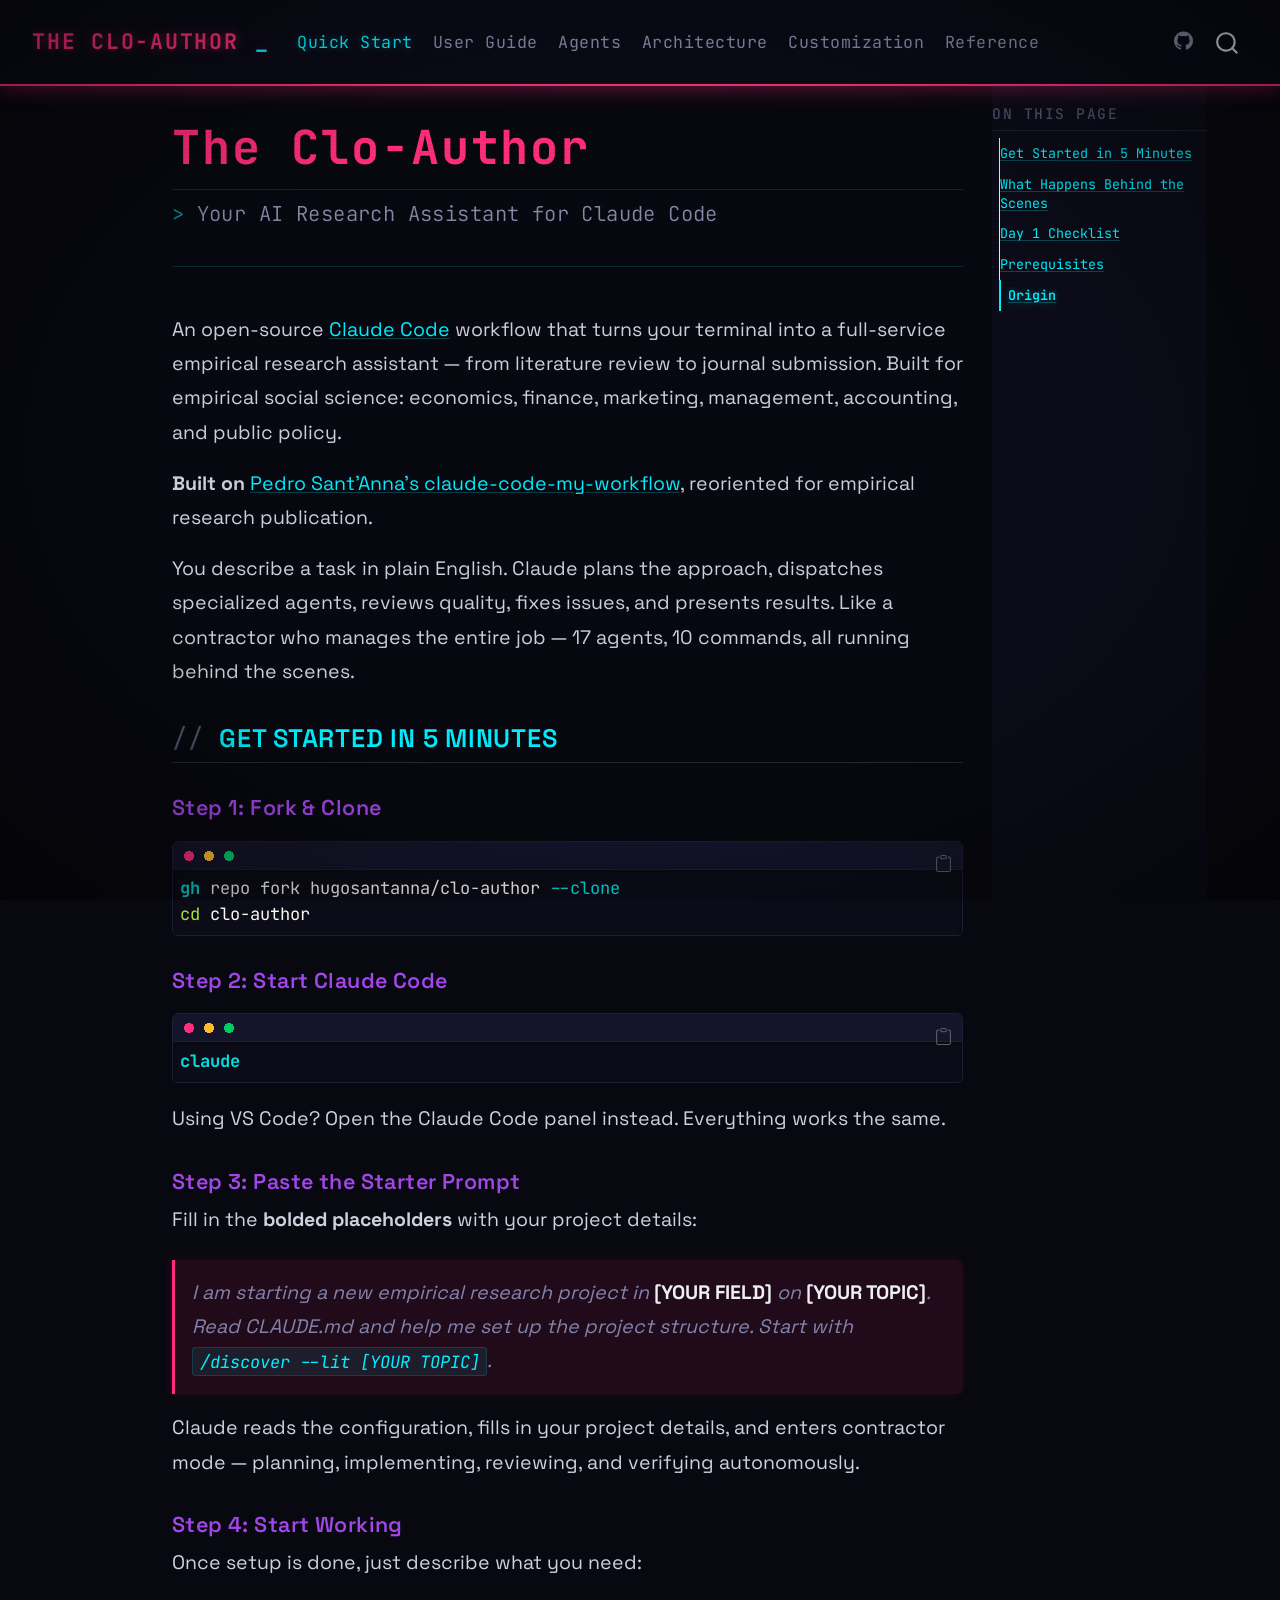
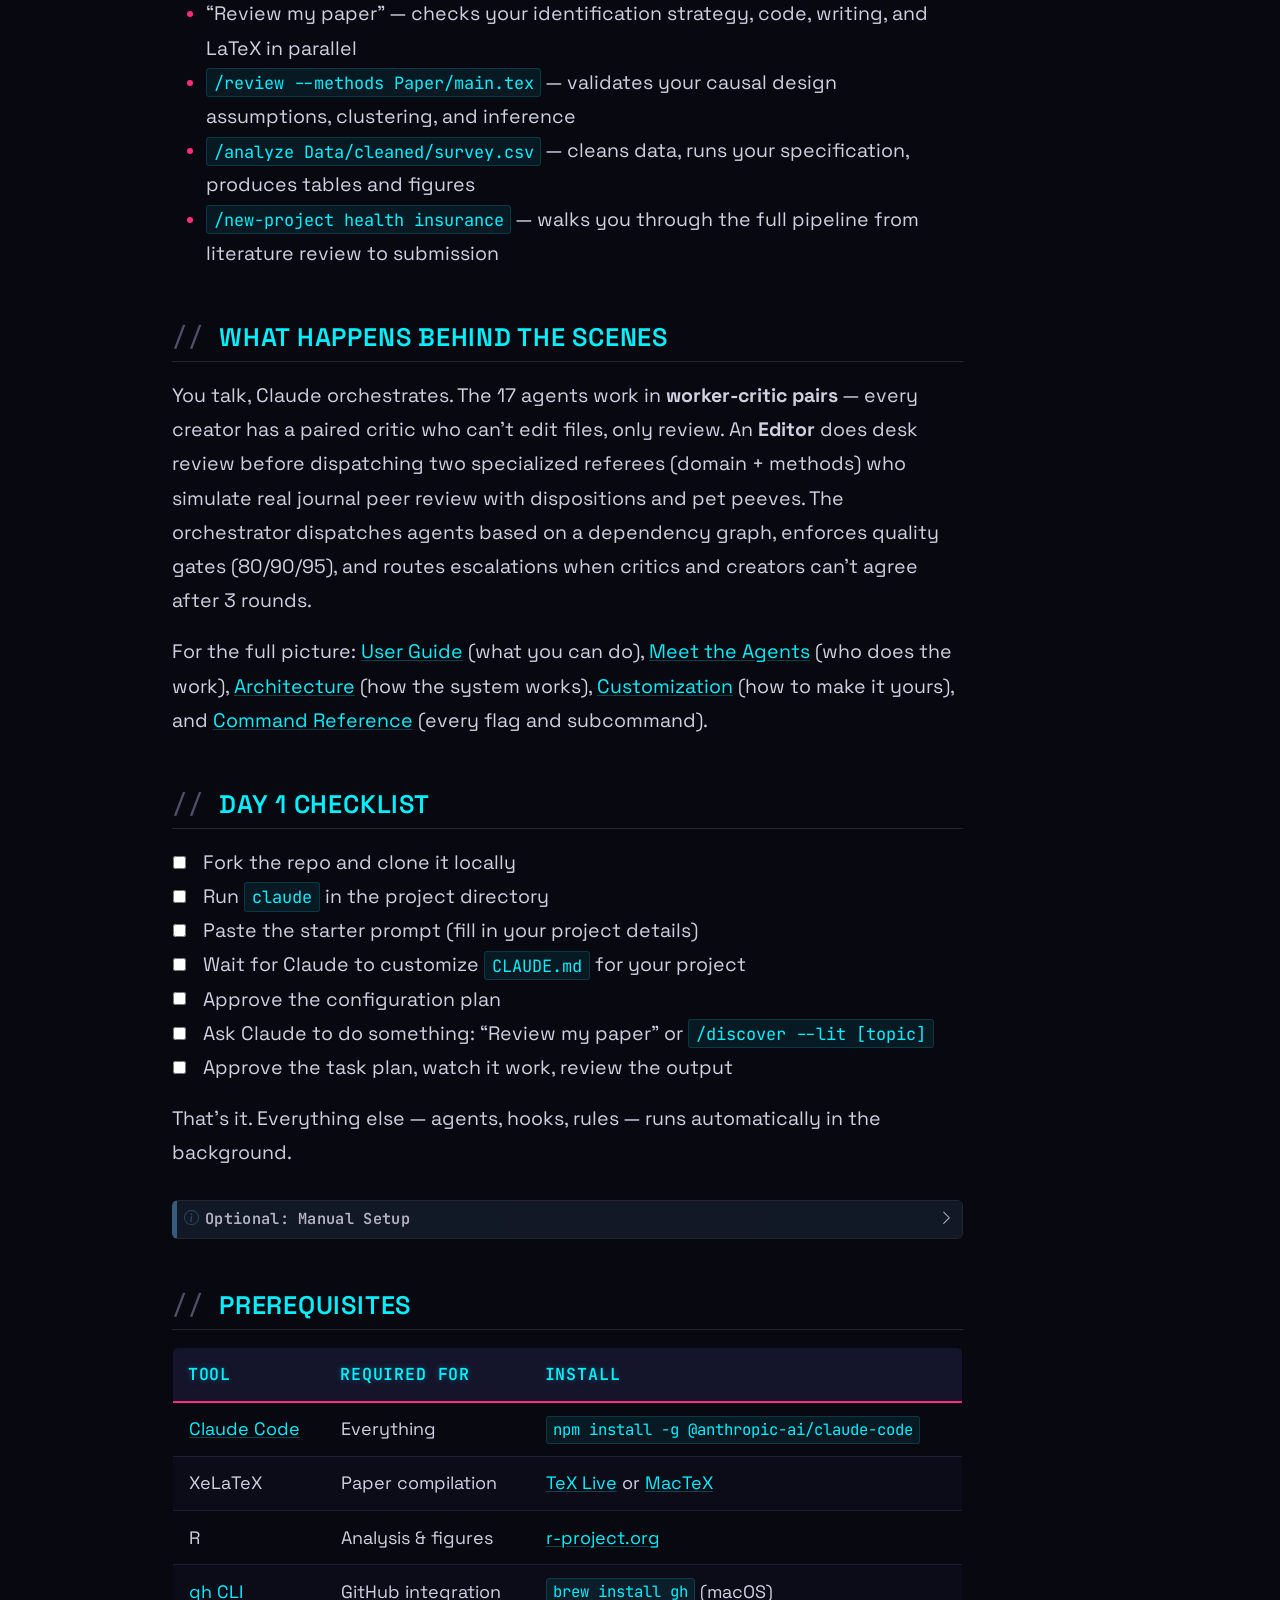
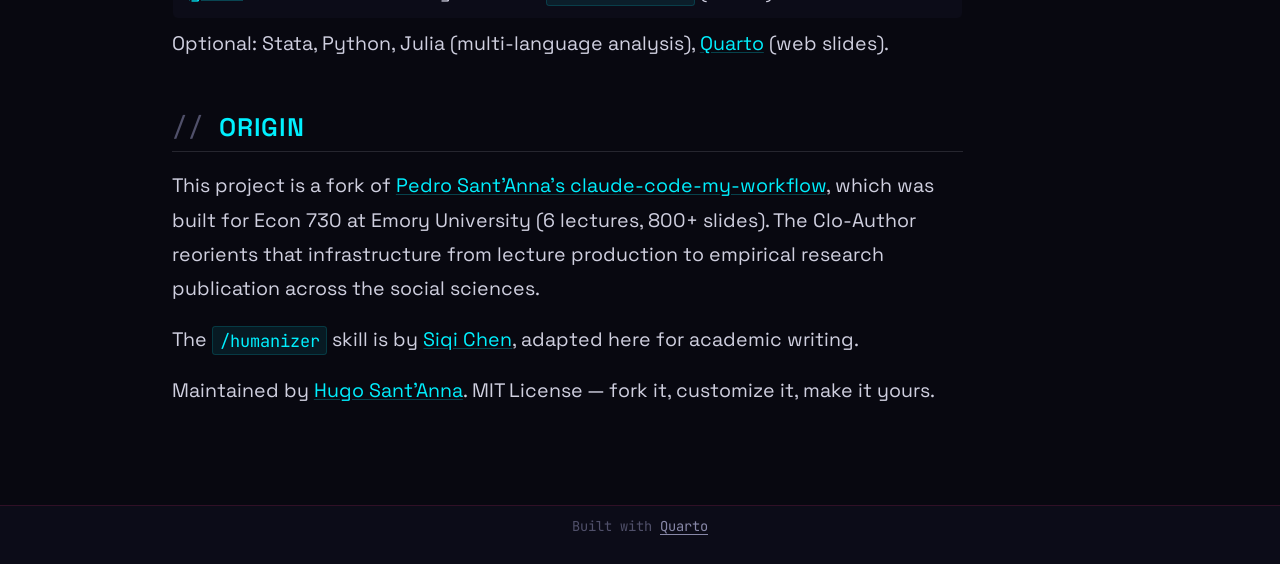
<file: index.html>
<!DOCTYPE html>
<html xmlns="http://www.w3.org/1999/xhtml" lang="en" xml:lang="en"><head>

<meta charset="utf-8">
<meta name="generator" content="quarto-1.8.27">

<meta name="viewport" content="width=device-width, initial-scale=1.0, user-scalable=yes">


<title>The Clo-Author</title>
<style>
code{white-space: pre-wrap;}
span.smallcaps{font-variant: small-caps;}
div.columns{display: flex; gap: min(4vw, 1.5em);}
div.column{flex: auto; overflow-x: auto;}
div.hanging-indent{margin-left: 1.5em; text-indent: -1.5em;}
ul.task-list{list-style: none;}
ul.task-list li input[type="checkbox"] {
  width: 0.8em;
  margin: 0 0.8em 0.2em -1em; /* quarto-specific, see https://github.com/quarto-dev/quarto-cli/issues/4556 */ 
  vertical-align: middle;
}
/* CSS for syntax highlighting */
html { -webkit-text-size-adjust: 100%; }
pre > code.sourceCode { white-space: pre; position: relative; }
pre > code.sourceCode > span { display: inline-block; line-height: 1.25; }
pre > code.sourceCode > span:empty { height: 1.2em; }
.sourceCode { overflow: visible; }
code.sourceCode > span { color: inherit; text-decoration: inherit; }
div.sourceCode { margin: 1em 0; }
pre.sourceCode { margin: 0; }
@media screen {
div.sourceCode { overflow: auto; }
}
@media print {
pre > code.sourceCode { white-space: pre-wrap; }
pre > code.sourceCode > span { text-indent: -5em; padding-left: 5em; }
}
pre.numberSource code
  { counter-reset: source-line 0; }
pre.numberSource code > span
  { position: relative; left: -4em; counter-increment: source-line; }
pre.numberSource code > span > a:first-child::before
  { content: counter(source-line);
    position: relative; left: -1em; text-align: right; vertical-align: baseline;
    border: none; display: inline-block;
    -webkit-touch-callout: none; -webkit-user-select: none;
    -khtml-user-select: none; -moz-user-select: none;
    -ms-user-select: none; user-select: none;
    padding: 0 4px; width: 4em;
  }
pre.numberSource { margin-left: 3em;  padding-left: 4px; }
div.sourceCode
  {   }
@media screen {
pre > code.sourceCode > span > a:first-child::before { text-decoration: underline; }
}
</style>


<script src="site_libs/quarto-nav/quarto-nav.js"></script>
<script src="site_libs/quarto-nav/headroom.min.js"></script>
<script src="site_libs/clipboard/clipboard.min.js"></script>
<script src="site_libs/quarto-search/autocomplete.umd.js"></script>
<script src="site_libs/quarto-search/fuse.min.js"></script>
<script src="site_libs/quarto-search/quarto-search.js"></script>
<meta name="quarto:offset" content="./">
<script src="site_libs/quarto-html/quarto.js" type="module"></script>
<script src="site_libs/quarto-html/tabsets/tabsets.js" type="module"></script>
<script src="site_libs/quarto-html/axe/axe-check.js" type="module"></script>
<script src="site_libs/quarto-html/popper.min.js"></script>
<script src="site_libs/quarto-html/tippy.umd.min.js"></script>
<script src="site_libs/quarto-html/anchor.min.js"></script>
<link href="site_libs/quarto-html/tippy.css" rel="stylesheet">
<link href="site_libs/quarto-html/quarto-syntax-highlighting-dark-be788d54854417ccf85972ce5a1e216a.css" rel="stylesheet" id="quarto-text-highlighting-styles">
<script src="site_libs/bootstrap/bootstrap.min.js"></script>
<link href="site_libs/bootstrap/bootstrap-icons.css" rel="stylesheet">
<link href="site_libs/bootstrap/bootstrap-2ed217316077e1b63917f5fed0b8555e.min.css" rel="stylesheet" append-hash="true" id="quarto-bootstrap" data-mode="dark">
<script id="quarto-search-options" type="application/json">{
  "location": "navbar",
  "copy-button": false,
  "collapse-after": 3,
  "panel-placement": "end",
  "type": "overlay",
  "limit": 50,
  "keyboard-shortcut": [
    "f",
    "/",
    "s"
  ],
  "show-item-context": false,
  "language": {
    "search-no-results-text": "No results",
    "search-matching-documents-text": "matching documents",
    "search-copy-link-title": "Copy link to search",
    "search-hide-matches-text": "Hide additional matches",
    "search-more-match-text": "more match in this document",
    "search-more-matches-text": "more matches in this document",
    "search-clear-button-title": "Clear",
    "search-text-placeholder": "",
    "search-detached-cancel-button-title": "Cancel",
    "search-submit-button-title": "Submit",
    "search-label": "Search"
  }
}</script>
<style>html{ scroll-behavior: smooth; }</style>


</head>

<body class="nav-fixed quarto-light">

<div id="quarto-search-results"></div>
  <header id="quarto-header" class="headroom fixed-top">
    <nav class="navbar navbar-expand-lg " data-bs-theme="dark">
      <div class="navbar-container container-fluid">
      <div class="navbar-brand-container mx-auto">
    <a class="navbar-brand" href="./index.html">
    <span class="navbar-title">The Clo-Author</span>
    </a>
  </div>
            <div id="quarto-search" class="" title="Search"></div>
          <button class="navbar-toggler" type="button" data-bs-toggle="collapse" data-bs-target="#navbarCollapse" aria-controls="navbarCollapse" role="menu" aria-expanded="false" aria-label="Toggle navigation" onclick="if (window.quartoToggleHeadroom) { window.quartoToggleHeadroom(); }">
  <span class="navbar-toggler-icon"></span>
</button>
          <div class="collapse navbar-collapse" id="navbarCollapse">
            <ul class="navbar-nav navbar-nav-scroll me-auto">
  <li class="nav-item">
    <a class="nav-link active" href="./index.html" aria-current="page"> 
<span class="menu-text">Quick Start</span></a>
  </li>  
  <li class="nav-item">
    <a class="nav-link" href="./user-guide.html"> 
<span class="menu-text">User Guide</span></a>
  </li>  
  <li class="nav-item">
    <a class="nav-link" href="./agents.html"> 
<span class="menu-text">Agents</span></a>
  </li>  
  <li class="nav-item">
    <a class="nav-link" href="./architecture.html"> 
<span class="menu-text">Architecture</span></a>
  </li>  
  <li class="nav-item">
    <a class="nav-link" href="./customization.html"> 
<span class="menu-text">Customization</span></a>
  </li>  
  <li class="nav-item">
    <a class="nav-link" href="./reference.html"> 
<span class="menu-text">Reference</span></a>
  </li>  
</ul>
            <ul class="navbar-nav navbar-nav-scroll ms-auto">
  <li class="nav-item compact">
    <a class="nav-link" href="https://github.com/hugosantanna/clo-author"> <i class="bi bi-github" role="img">
</i> 
<span class="menu-text"></span></a>
  </li>  
</ul>
          </div> <!-- /navcollapse -->
            <div class="quarto-navbar-tools">
</div>
      </div> <!-- /container-fluid -->
    </nav>
</header>
<!-- content -->
<div id="quarto-content" class="quarto-container page-columns page-rows-contents page-layout-article page-navbar">
<!-- sidebar -->
<!-- margin-sidebar -->
    <div id="quarto-margin-sidebar" class="sidebar margin-sidebar">
        <nav id="TOC" role="doc-toc" class="toc-active">
    <h2 id="toc-title">On this page</h2>
   
  <ul>
  <li><a href="#get-started-in-5-minutes" id="toc-get-started-in-5-minutes" class="nav-link active" data-scroll-target="#get-started-in-5-minutes">Get Started in 5 Minutes</a>
  <ul class="collapse">
  <li><a href="#step-1-fork-clone" id="toc-step-1-fork-clone" class="nav-link" data-scroll-target="#step-1-fork-clone">Step 1: Fork &amp; Clone</a></li>
  <li><a href="#step-2-start-claude-code" id="toc-step-2-start-claude-code" class="nav-link" data-scroll-target="#step-2-start-claude-code">Step 2: Start Claude Code</a></li>
  <li><a href="#step-3-paste-the-starter-prompt" id="toc-step-3-paste-the-starter-prompt" class="nav-link" data-scroll-target="#step-3-paste-the-starter-prompt">Step 3: Paste the Starter Prompt</a></li>
  <li><a href="#step-4-start-working" id="toc-step-4-start-working" class="nav-link" data-scroll-target="#step-4-start-working">Step 4: Start Working</a></li>
  </ul></li>
  <li><a href="#what-happens-behind-the-scenes" id="toc-what-happens-behind-the-scenes" class="nav-link" data-scroll-target="#what-happens-behind-the-scenes">What Happens Behind the Scenes</a></li>
  <li><a href="#day-1-checklist" id="toc-day-1-checklist" class="nav-link" data-scroll-target="#day-1-checklist">Day 1 Checklist</a></li>
  <li><a href="#prerequisites" id="toc-prerequisites" class="nav-link" data-scroll-target="#prerequisites">Prerequisites</a></li>
  <li><a href="#origin" id="toc-origin" class="nav-link" data-scroll-target="#origin">Origin</a></li>
  </ul>
</nav>
    </div>
<!-- main -->
<main class="content" id="quarto-document-content">

<header id="title-block-header" class="quarto-title-block default">
<div class="quarto-title">
<h1 class="title">The Clo-Author</h1>
<p class="subtitle lead">Your AI Research Assistant for Claude Code</p>
</div>



<div class="quarto-title-meta">

    
  
    
  </div>
  


</header>


<p>An open-source <a href="https://docs.anthropic.com/en/docs/claude-code">Claude Code</a> workflow that turns your terminal into a full-service empirical research assistant — from literature review to journal submission. Built for empirical social science: economics, finance, marketing, management, accounting, and public policy.</p>
<p><strong>Built on</strong> <a href="https://github.com/pedrohcgs/claude-code-my-workflow">Pedro Sant’Anna’s claude-code-my-workflow</a>, reoriented for empirical research publication.</p>
<p>You describe a task in plain English. Claude plans the approach, dispatches specialized agents, reviews quality, fixes issues, and presents results. Like a contractor who manages the entire job — 17 agents, 10 commands, all running behind the scenes.</p>
<section id="get-started-in-5-minutes" class="level2">
<h2 class="anchored" data-anchor-id="get-started-in-5-minutes">Get Started in 5 Minutes</h2>
<section id="step-1-fork-clone" class="level3">
<h3 class="anchored" data-anchor-id="step-1-fork-clone">Step 1: Fork &amp; Clone</h3>
<div class="code-copy-outer-scaffold"><div class="sourceCode" id="cb1"><pre class="sourceCode bash code-with-copy"><code class="sourceCode bash"><span id="cb1-1"><a href="#cb1-1" aria-hidden="true" tabindex="-1"></a><span class="ex">gh</span> repo fork hugosantanna/clo-author <span class="at">--clone</span></span>
<span id="cb1-2"><a href="#cb1-2" aria-hidden="true" tabindex="-1"></a><span class="bu">cd</span> clo-author</span></code></pre></div><button title="Copy to Clipboard" class="code-copy-button"><i class="bi"></i></button></div>
</section>
<section id="step-2-start-claude-code" class="level3">
<h3 class="anchored" data-anchor-id="step-2-start-claude-code">Step 2: Start Claude Code</h3>
<div class="code-copy-outer-scaffold"><div class="sourceCode" id="cb2"><pre class="sourceCode bash code-with-copy"><code class="sourceCode bash"><span id="cb2-1"><a href="#cb2-1" aria-hidden="true" tabindex="-1"></a><span class="ex">claude</span></span></code></pre></div><button title="Copy to Clipboard" class="code-copy-button"><i class="bi"></i></button></div>
<p>Using VS Code? Open the Claude Code panel instead. Everything works the same.</p>
</section>
<section id="step-3-paste-the-starter-prompt" class="level3">
<h3 class="anchored" data-anchor-id="step-3-paste-the-starter-prompt">Step 3: Paste the Starter Prompt</h3>
<p>Fill in the <strong>bolded placeholders</strong> with your project details:</p>
<blockquote class="blockquote">
<p>I am starting a new empirical research project in <strong>[YOUR FIELD]</strong> on <strong>[YOUR TOPIC]</strong>. Read CLAUDE.md and help me set up the project structure. Start with <code>/discover --lit [YOUR TOPIC]</code>.</p>
</blockquote>
<p>Claude reads the configuration, fills in your project details, and enters contractor mode — planning, implementing, reviewing, and verifying autonomously.</p>
</section>
<section id="step-4-start-working" class="level3">
<h3 class="anchored" data-anchor-id="step-4-start-working">Step 4: Start Working</h3>
<p>Once setup is done, just describe what you need:</p>
<ul>
<li>“Review my paper” — checks your identification strategy, code, writing, and LaTeX in parallel</li>
<li><code>/review --methods Paper/main.tex</code> — validates your causal design assumptions, clustering, and inference</li>
<li><code>/analyze Data/cleaned/survey.csv</code> — cleans data, runs your specification, produces tables and figures</li>
<li><code>/new-project health insurance</code> — walks you through the full pipeline from literature review to submission</li>
</ul>
</section>
</section>
<section id="what-happens-behind-the-scenes" class="level2">
<h2 class="anchored" data-anchor-id="what-happens-behind-the-scenes">What Happens Behind the Scenes</h2>
<p>You talk, Claude orchestrates. The 17 agents work in <strong>worker-critic pairs</strong> — every creator has a paired critic who can’t edit files, only review. An <strong>Editor</strong> does desk review before dispatching two specialized referees (domain + methods) who simulate real journal peer review with dispositions and pet peeves. The orchestrator dispatches agents based on a dependency graph, enforces quality gates (80/90/95), and routes escalations when critics and creators can’t agree after 3 rounds.</p>
<p>For the full picture: <a href="./user-guide.html">User Guide</a> (what you can do), <a href="./agents.html">Meet the Agents</a> (who does the work), <a href="./architecture.html">Architecture</a> (how the system works), <a href="./customization.html">Customization</a> (how to make it yours), and <a href="./reference.html">Command Reference</a> (every flag and subcommand).</p>
</section>
<section id="day-1-checklist" class="level2">
<h2 class="anchored" data-anchor-id="day-1-checklist">Day 1 Checklist</h2>
<ul class="task-list">
<li><label><input type="checkbox">Fork the repo and clone it locally</label></li>
<li><label><input type="checkbox">Run <code>claude</code> in the project directory</label></li>
<li><label><input type="checkbox">Paste the starter prompt (fill in your project details)</label></li>
<li><label><input type="checkbox">Wait for Claude to customize <code>CLAUDE.md</code> for your project</label></li>
<li><label><input type="checkbox">Approve the configuration plan</label></li>
<li><label><input type="checkbox">Ask Claude to do something: “Review my paper” or <code>/discover --lit [topic]</code></label></li>
<li><label><input type="checkbox">Approve the task plan, watch it work, review the output</label></li>
</ul>
<p>That’s it. Everything else — agents, hooks, rules — runs automatically in the background.</p>
<div class="callout callout-style-default callout-note callout-titled">
<div class="callout-header d-flex align-content-center collapsed" data-bs-toggle="collapse" data-bs-target=".callout-1-contents" aria-controls="callout-1" aria-expanded="false" aria-label="Toggle callout">
<div class="callout-icon-container">
<i class="callout-icon"></i>
</div>
<div class="callout-title-container flex-fill">
<span class="screen-reader-only">Note</span>Optional: Manual Setup
</div>
<div class="callout-btn-toggle d-inline-block border-0 py-1 ps-1 pe-0 float-end"><i class="callout-toggle"></i></div>
</div>
<div id="callout-1" class="callout-1-contents callout-collapse collapse">
<div class="callout-body-container callout-body">
<p>If you prefer to configure things yourself instead of letting Claude handle it:</p>
<p><strong>Customize CLAUDE.md</strong> — Open <code>CLAUDE.md</code> and replace all <code>[BRACKETED PLACEHOLDERS]</code>:</p>
<ol type="1">
<li><strong>Project name and institution</strong></li>
<li><strong>Folder structure</strong> (adjust to your layout)</li>
<li><strong>Current project state</strong> (your papers and analyses)</li>
</ol>
<p><strong>Fill in the domain profile</strong> — Run <code>/discover</code> (interactive interview) or manually edit <code>.claude/references/domain-profile.md</code>:</p>
<ol type="1">
<li><strong>Your field</strong> and adjacent subfields</li>
<li><strong>Target journals</strong> ranked by tier</li>
<li><strong>Common data sources</strong> and identification strategies</li>
<li><strong>Field conventions</strong> and seminal references</li>
</ol>
<p><strong>Configure permissions</strong> — Review <code>.claude/settings.json</code>. The template includes permissions for git, LaTeX, R, and utility scripts.</p>
<p><strong>Test it:</strong></p>
<div class="code-copy-outer-scaffold"><div class="sourceCode" id="cb3"><pre class="sourceCode bash code-with-copy"><code class="sourceCode bash"><span id="cb3-1"><a href="#cb3-1" aria-hidden="true" tabindex="-1"></a><span class="ex">/tools</span> compile Paper/main.tex</span>
<span id="cb3-2"><a href="#cb3-2" aria-hidden="true" tabindex="-1"></a><span class="ex">/review</span> <span class="at">--proofread</span> Paper/main.tex</span></code></pre></div><button title="Copy to Clipboard" class="code-copy-button"><i class="bi"></i></button></div>
</div>
</div>
</div>
</section>
<section id="prerequisites" class="level2">
<h2 class="anchored" data-anchor-id="prerequisites">Prerequisites</h2>
<table class="caption-top table">
<thead>
<tr class="header">
<th>Tool</th>
<th>Required For</th>
<th>Install</th>
</tr>
</thead>
<tbody>
<tr class="odd">
<td><a href="https://docs.anthropic.com/en/docs/claude-code">Claude Code</a></td>
<td>Everything</td>
<td><code>npm install -g @anthropic-ai/claude-code</code></td>
</tr>
<tr class="even">
<td>XeLaTeX</td>
<td>Paper compilation</td>
<td><a href="https://tug.org/texlive/">TeX Live</a> or <a href="https://tug.org/mactex/">MacTeX</a></td>
</tr>
<tr class="odd">
<td>R</td>
<td>Analysis &amp; figures</td>
<td><a href="https://www.r-project.org/">r-project.org</a></td>
</tr>
<tr class="even">
<td><a href="https://cli.github.com/">gh CLI</a></td>
<td>GitHub integration</td>
<td><code>brew install gh</code> (macOS)</td>
</tr>
</tbody>
</table>
<p>Optional: Stata, Python, Julia (multi-language analysis), <a href="https://quarto.org">Quarto</a> (web slides).</p>
</section>
<section id="origin" class="level2">
<h2 class="anchored" data-anchor-id="origin">Origin</h2>
<p>This project is a fork of <a href="https://github.com/pedrohcgs/claude-code-my-workflow">Pedro Sant’Anna’s claude-code-my-workflow</a>, which was built for Econ 730 at Emory University (6 lectures, 800+ slides). The Clo-Author reorients that infrastructure from lecture production to empirical research publication across the social sciences.</p>
<p>The <code>/humanizer</code> skill is by <a href="https://github.com/blader/humanizer">Siqi Chen</a>, adapted here for academic writing.</p>
<p>Maintained by <a href="https://hsantanna.org">Hugo Sant’Anna</a>. MIT License — fork it, customize it, make it yours.</p>


</section>

</main> <!-- /main -->
<script id="quarto-html-after-body" type="application/javascript">
  window.document.addEventListener("DOMContentLoaded", function (event) {
    const icon = "";
    const anchorJS = new window.AnchorJS();
    anchorJS.options = {
      placement: 'right',
      icon: icon
    };
    anchorJS.add('.anchored');
    const isCodeAnnotation = (el) => {
      for (const clz of el.classList) {
        if (clz.startsWith('code-annotation-')) {                     
          return true;
        }
      }
      return false;
    }
    const onCopySuccess = function(e) {
      // button target
      const button = e.trigger;
      // don't keep focus
      button.blur();
      // flash "checked"
      button.classList.add('code-copy-button-checked');
      var currentTitle = button.getAttribute("title");
      button.setAttribute("title", "Copied!");
      let tooltip;
      if (window.bootstrap) {
        button.setAttribute("data-bs-toggle", "tooltip");
        button.setAttribute("data-bs-placement", "left");
        button.setAttribute("data-bs-title", "Copied!");
        tooltip = new bootstrap.Tooltip(button, 
          { trigger: "manual", 
            customClass: "code-copy-button-tooltip",
            offset: [0, -8]});
        tooltip.show();    
      }
      setTimeout(function() {
        if (tooltip) {
          tooltip.hide();
          button.removeAttribute("data-bs-title");
          button.removeAttribute("data-bs-toggle");
          button.removeAttribute("data-bs-placement");
        }
        button.setAttribute("title", currentTitle);
        button.classList.remove('code-copy-button-checked');
      }, 1000);
      // clear code selection
      e.clearSelection();
    }
    const getTextToCopy = function(trigger) {
      const outerScaffold = trigger.parentElement.cloneNode(true);
      const codeEl = outerScaffold.querySelector('code');
      for (const childEl of codeEl.children) {
        if (isCodeAnnotation(childEl)) {
          childEl.remove();
        }
      }
      return codeEl.innerText;
    }
    const clipboard = new window.ClipboardJS('.code-copy-button:not([data-in-quarto-modal])', {
      text: getTextToCopy
    });
    clipboard.on('success', onCopySuccess);
    if (window.document.getElementById('quarto-embedded-source-code-modal')) {
      const clipboardModal = new window.ClipboardJS('.code-copy-button[data-in-quarto-modal]', {
        text: getTextToCopy,
        container: window.document.getElementById('quarto-embedded-source-code-modal')
      });
      clipboardModal.on('success', onCopySuccess);
    }
      var localhostRegex = new RegExp(/^(?:http|https):\/\/localhost\:?[0-9]*\//);
      var mailtoRegex = new RegExp(/^mailto:/);
        var filterRegex = new RegExp("https:\/\/hugosantanna\.github\.io\/clo-author\/");
      var isInternal = (href) => {
          return filterRegex.test(href) || localhostRegex.test(href) || mailtoRegex.test(href);
      }
      // Inspect non-navigation links and adorn them if external
     var links = window.document.querySelectorAll('a[href]:not(.nav-link):not(.navbar-brand):not(.toc-action):not(.sidebar-link):not(.sidebar-item-toggle):not(.pagination-link):not(.no-external):not([aria-hidden]):not(.dropdown-item):not(.quarto-navigation-tool):not(.about-link)');
      for (var i=0; i<links.length; i++) {
        const link = links[i];
        if (!isInternal(link.href)) {
          // undo the damage that might have been done by quarto-nav.js in the case of
          // links that we want to consider external
          if (link.dataset.originalHref !== undefined) {
            link.href = link.dataset.originalHref;
          }
        }
      }
    function tippyHover(el, contentFn, onTriggerFn, onUntriggerFn) {
      const config = {
        allowHTML: true,
        maxWidth: 500,
        delay: 100,
        arrow: false,
        appendTo: function(el) {
            return el.parentElement;
        },
        interactive: true,
        interactiveBorder: 10,
        theme: 'quarto',
        placement: 'bottom-start',
      };
      if (contentFn) {
        config.content = contentFn;
      }
      if (onTriggerFn) {
        config.onTrigger = onTriggerFn;
      }
      if (onUntriggerFn) {
        config.onUntrigger = onUntriggerFn;
      }
      window.tippy(el, config); 
    }
    const noterefs = window.document.querySelectorAll('a[role="doc-noteref"]');
    for (var i=0; i<noterefs.length; i++) {
      const ref = noterefs[i];
      tippyHover(ref, function() {
        // use id or data attribute instead here
        let href = ref.getAttribute('data-footnote-href') || ref.getAttribute('href');
        try { href = new URL(href).hash; } catch {}
        const id = href.replace(/^#\/?/, "");
        const note = window.document.getElementById(id);
        if (note) {
          return note.innerHTML;
        } else {
          return "";
        }
      });
    }
    const xrefs = window.document.querySelectorAll('a.quarto-xref');
    const processXRef = (id, note) => {
      // Strip column container classes
      const stripColumnClz = (el) => {
        el.classList.remove("page-full", "page-columns");
        if (el.children) {
          for (const child of el.children) {
            stripColumnClz(child);
          }
        }
      }
      stripColumnClz(note)
      if (id === null || id.startsWith('sec-')) {
        // Special case sections, only their first couple elements
        const container = document.createElement("div");
        if (note.children && note.children.length > 2) {
          container.appendChild(note.children[0].cloneNode(true));
          for (let i = 1; i < note.children.length; i++) {
            const child = note.children[i];
            if (child.tagName === "P" && child.innerText === "") {
              continue;
            } else {
              container.appendChild(child.cloneNode(true));
              break;
            }
          }
          if (window.Quarto?.typesetMath) {
            window.Quarto.typesetMath(container);
          }
          return container.innerHTML
        } else {
          if (window.Quarto?.typesetMath) {
            window.Quarto.typesetMath(note);
          }
          return note.innerHTML;
        }
      } else {
        // Remove any anchor links if they are present
        const anchorLink = note.querySelector('a.anchorjs-link');
        if (anchorLink) {
          anchorLink.remove();
        }
        if (window.Quarto?.typesetMath) {
          window.Quarto.typesetMath(note);
        }
        if (note.classList.contains("callout")) {
          return note.outerHTML;
        } else {
          return note.innerHTML;
        }
      }
    }
    for (var i=0; i<xrefs.length; i++) {
      const xref = xrefs[i];
      tippyHover(xref, undefined, function(instance) {
        instance.disable();
        let url = xref.getAttribute('href');
        let hash = undefined; 
        if (url.startsWith('#')) {
          hash = url;
        } else {
          try { hash = new URL(url).hash; } catch {}
        }
        if (hash) {
          const id = hash.replace(/^#\/?/, "");
          const note = window.document.getElementById(id);
          if (note !== null) {
            try {
              const html = processXRef(id, note.cloneNode(true));
              instance.setContent(html);
            } finally {
              instance.enable();
              instance.show();
            }
          } else {
            // See if we can fetch this
            fetch(url.split('#')[0])
            .then(res => res.text())
            .then(html => {
              const parser = new DOMParser();
              const htmlDoc = parser.parseFromString(html, "text/html");
              const note = htmlDoc.getElementById(id);
              if (note !== null) {
                const html = processXRef(id, note);
                instance.setContent(html);
              } 
            }).finally(() => {
              instance.enable();
              instance.show();
            });
          }
        } else {
          // See if we can fetch a full url (with no hash to target)
          // This is a special case and we should probably do some content thinning / targeting
          fetch(url)
          .then(res => res.text())
          .then(html => {
            const parser = new DOMParser();
            const htmlDoc = parser.parseFromString(html, "text/html");
            const note = htmlDoc.querySelector('main.content');
            if (note !== null) {
              // This should only happen for chapter cross references
              // (since there is no id in the URL)
              // remove the first header
              if (note.children.length > 0 && note.children[0].tagName === "HEADER") {
                note.children[0].remove();
              }
              const html = processXRef(null, note);
              instance.setContent(html);
            } 
          }).finally(() => {
            instance.enable();
            instance.show();
          });
        }
      }, function(instance) {
      });
    }
        let selectedAnnoteEl;
        const selectorForAnnotation = ( cell, annotation) => {
          let cellAttr = 'data-code-cell="' + cell + '"';
          let lineAttr = 'data-code-annotation="' +  annotation + '"';
          const selector = 'span[' + cellAttr + '][' + lineAttr + ']';
          return selector;
        }
        const selectCodeLines = (annoteEl) => {
          const doc = window.document;
          const targetCell = annoteEl.getAttribute("data-target-cell");
          const targetAnnotation = annoteEl.getAttribute("data-target-annotation");
          const annoteSpan = window.document.querySelector(selectorForAnnotation(targetCell, targetAnnotation));
          const lines = annoteSpan.getAttribute("data-code-lines").split(",");
          const lineIds = lines.map((line) => {
            return targetCell + "-" + line;
          })
          let top = null;
          let height = null;
          let parent = null;
          if (lineIds.length > 0) {
              //compute the position of the single el (top and bottom and make a div)
              const el = window.document.getElementById(lineIds[0]);
              top = el.offsetTop;
              height = el.offsetHeight;
              parent = el.parentElement.parentElement;
            if (lineIds.length > 1) {
              const lastEl = window.document.getElementById(lineIds[lineIds.length - 1]);
              const bottom = lastEl.offsetTop + lastEl.offsetHeight;
              height = bottom - top;
            }
            if (top !== null && height !== null && parent !== null) {
              // cook up a div (if necessary) and position it 
              let div = window.document.getElementById("code-annotation-line-highlight");
              if (div === null) {
                div = window.document.createElement("div");
                div.setAttribute("id", "code-annotation-line-highlight");
                div.style.position = 'absolute';
                parent.appendChild(div);
              }
              div.style.top = top - 2 + "px";
              div.style.height = height + 4 + "px";
              div.style.left = 0;
              let gutterDiv = window.document.getElementById("code-annotation-line-highlight-gutter");
              if (gutterDiv === null) {
                gutterDiv = window.document.createElement("div");
                gutterDiv.setAttribute("id", "code-annotation-line-highlight-gutter");
                gutterDiv.style.position = 'absolute';
                const codeCell = window.document.getElementById(targetCell);
                const gutter = codeCell.querySelector('.code-annotation-gutter');
                gutter.appendChild(gutterDiv);
              }
              gutterDiv.style.top = top - 2 + "px";
              gutterDiv.style.height = height + 4 + "px";
            }
            selectedAnnoteEl = annoteEl;
          }
        };
        const unselectCodeLines = () => {
          const elementsIds = ["code-annotation-line-highlight", "code-annotation-line-highlight-gutter"];
          elementsIds.forEach((elId) => {
            const div = window.document.getElementById(elId);
            if (div) {
              div.remove();
            }
          });
          selectedAnnoteEl = undefined;
        };
          // Handle positioning of the toggle
      window.addEventListener(
        "resize",
        throttle(() => {
          elRect = undefined;
          if (selectedAnnoteEl) {
            selectCodeLines(selectedAnnoteEl);
          }
        }, 10)
      );
      function throttle(fn, ms) {
      let throttle = false;
      let timer;
        return (...args) => {
          if(!throttle) { // first call gets through
              fn.apply(this, args);
              throttle = true;
          } else { // all the others get throttled
              if(timer) clearTimeout(timer); // cancel #2
              timer = setTimeout(() => {
                fn.apply(this, args);
                timer = throttle = false;
              }, ms);
          }
        };
      }
        // Attach click handler to the DT
        const annoteDls = window.document.querySelectorAll('dt[data-target-cell]');
        for (const annoteDlNode of annoteDls) {
          annoteDlNode.addEventListener('click', (event) => {
            const clickedEl = event.target;
            if (clickedEl !== selectedAnnoteEl) {
              unselectCodeLines();
              const activeEl = window.document.querySelector('dt[data-target-cell].code-annotation-active');
              if (activeEl) {
                activeEl.classList.remove('code-annotation-active');
              }
              selectCodeLines(clickedEl);
              clickedEl.classList.add('code-annotation-active');
            } else {
              // Unselect the line
              unselectCodeLines();
              clickedEl.classList.remove('code-annotation-active');
            }
          });
        }
    const findCites = (el) => {
      const parentEl = el.parentElement;
      if (parentEl) {
        const cites = parentEl.dataset.cites;
        if (cites) {
          return {
            el,
            cites: cites.split(' ')
          };
        } else {
          return findCites(el.parentElement)
        }
      } else {
        return undefined;
      }
    };
    var bibliorefs = window.document.querySelectorAll('a[role="doc-biblioref"]');
    for (var i=0; i<bibliorefs.length; i++) {
      const ref = bibliorefs[i];
      const citeInfo = findCites(ref);
      if (citeInfo) {
        tippyHover(citeInfo.el, function() {
          var popup = window.document.createElement('div');
          citeInfo.cites.forEach(function(cite) {
            var citeDiv = window.document.createElement('div');
            citeDiv.classList.add('hanging-indent');
            citeDiv.classList.add('csl-entry');
            var biblioDiv = window.document.getElementById('ref-' + cite);
            if (biblioDiv) {
              citeDiv.innerHTML = biblioDiv.innerHTML;
            }
            popup.appendChild(citeDiv);
          });
          return popup.innerHTML;
        });
      }
    }
  });
  </script>
</div> <!-- /content -->
<footer class="footer">
  <div class="nav-footer">
    <div class="nav-footer-left">
      &nbsp;
    </div>   
    <div class="nav-footer-center">
<p>Built with <a href="https://quarto.org">Quarto</a></p>
</div>
    <div class="nav-footer-right">
      &nbsp;
    </div>
  </div>
</footer>




<script src="site_libs/quarto-html/zenscroll-min.js"></script>
</body></html>
</file>
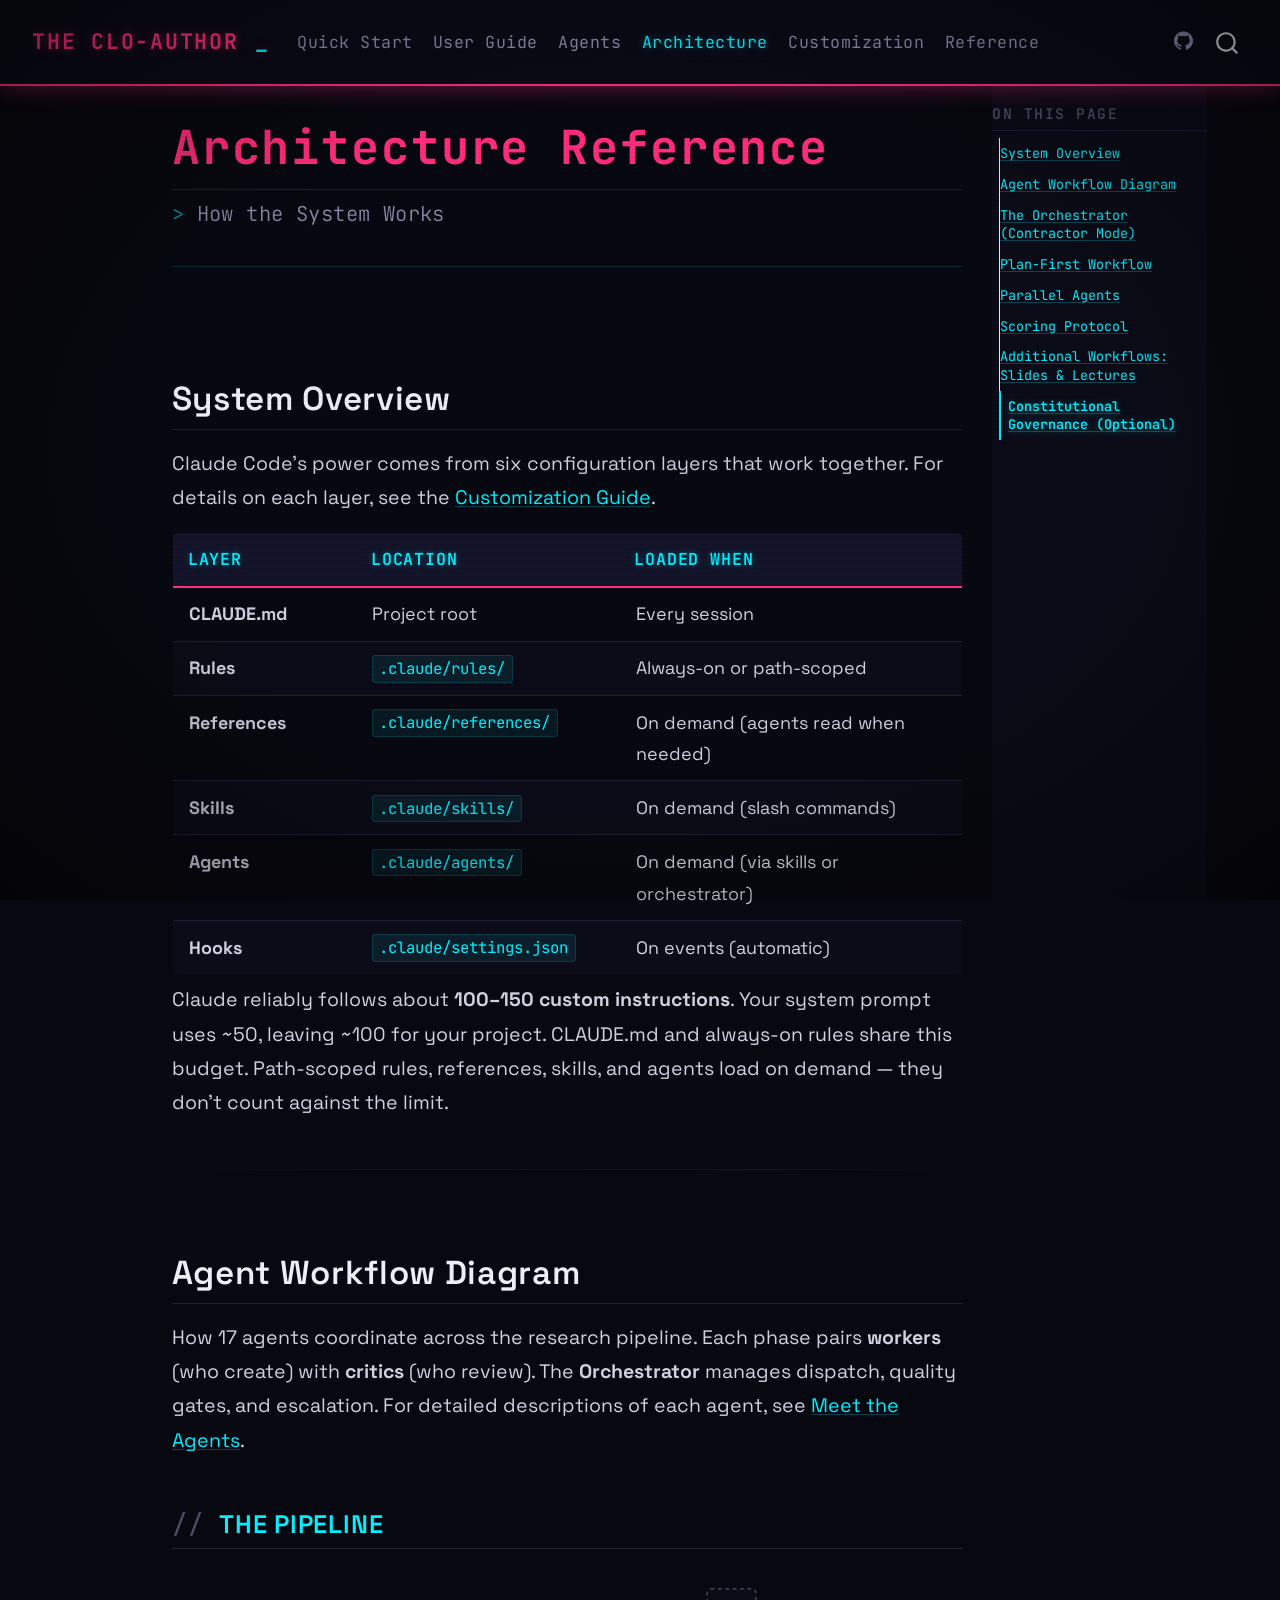
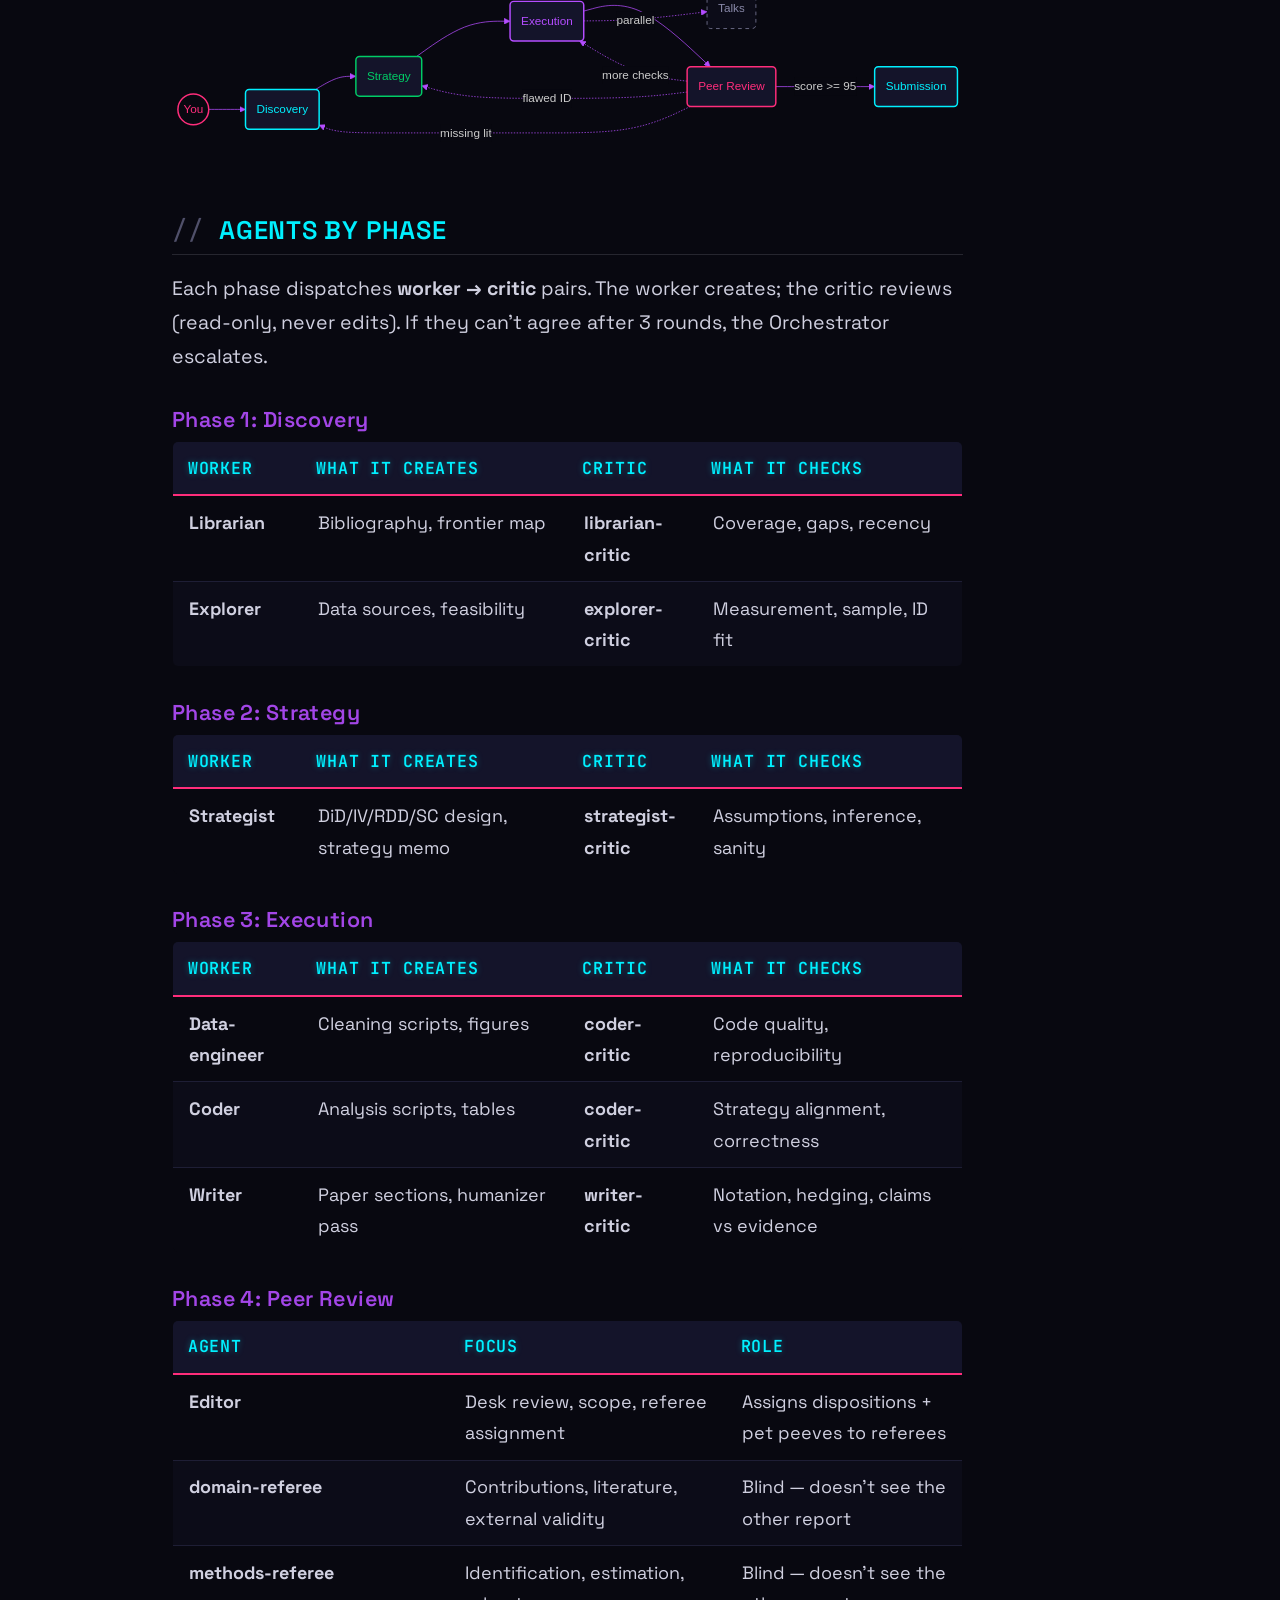
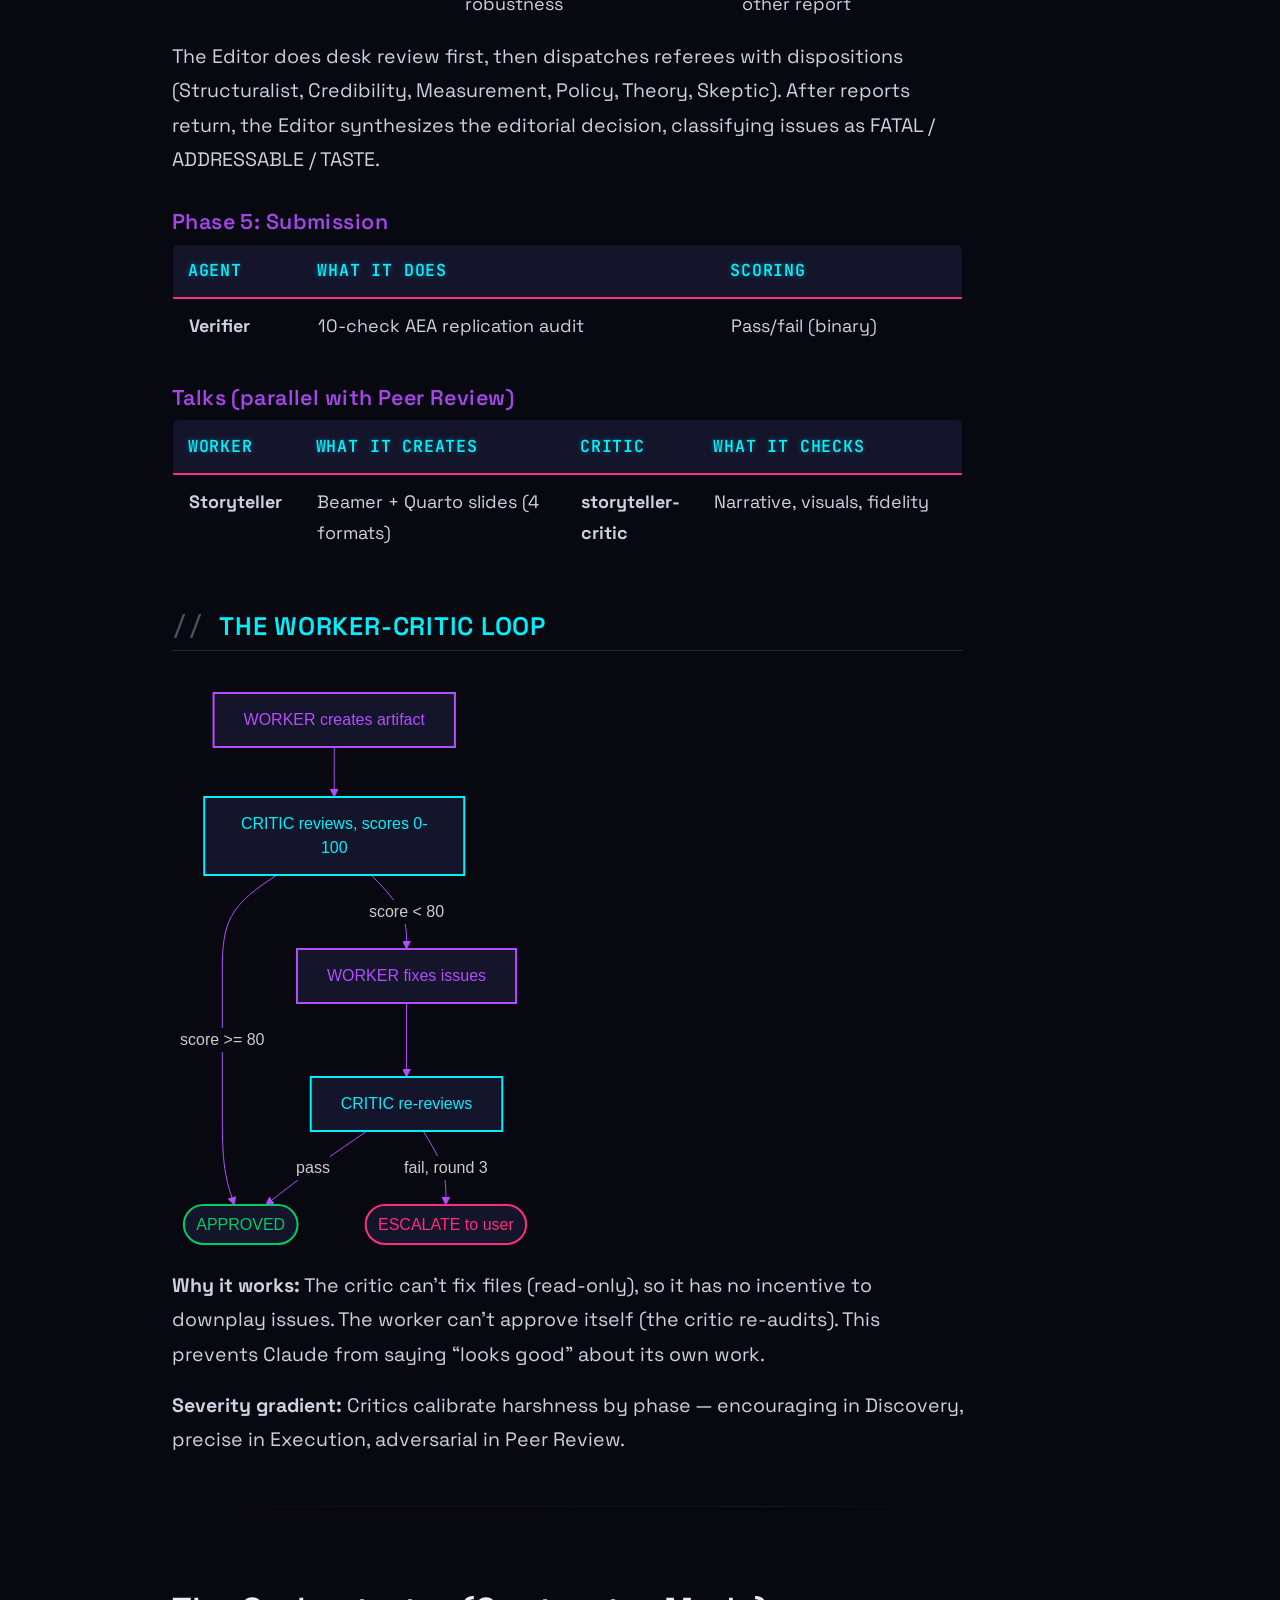
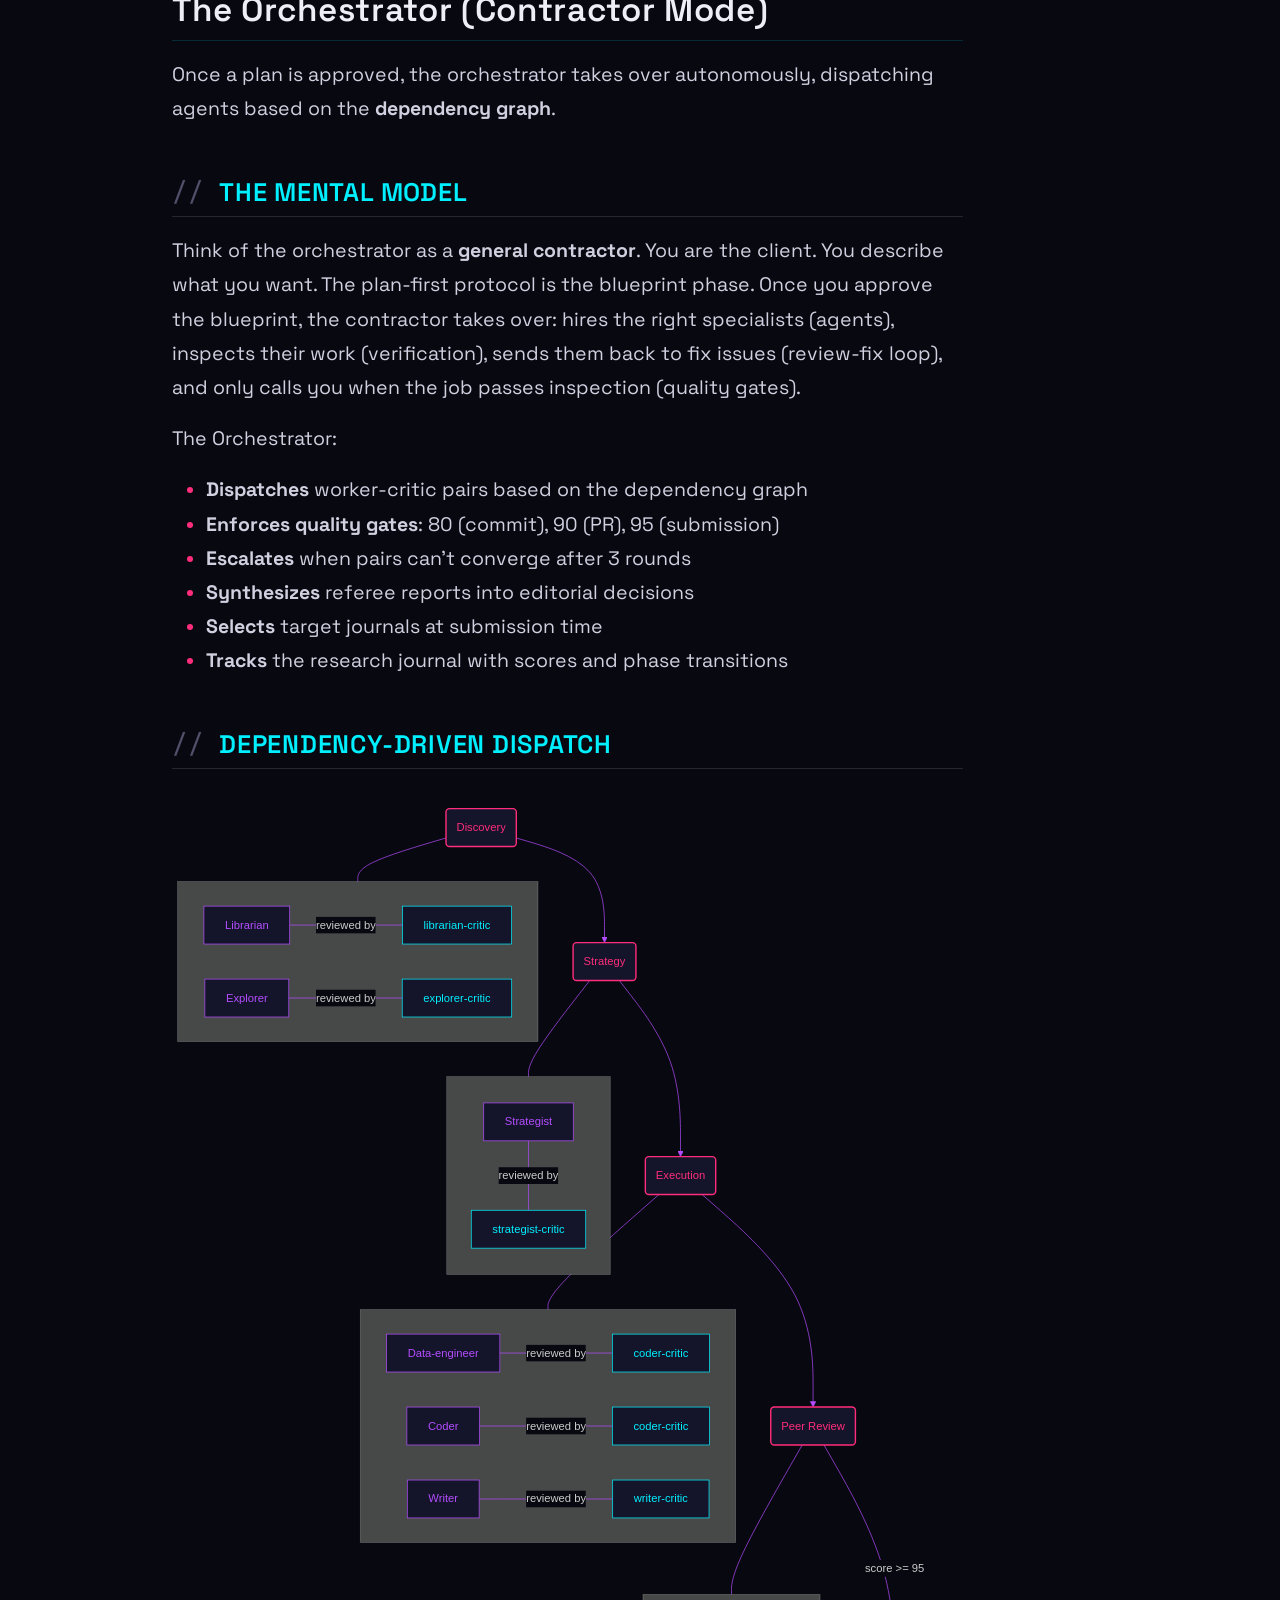
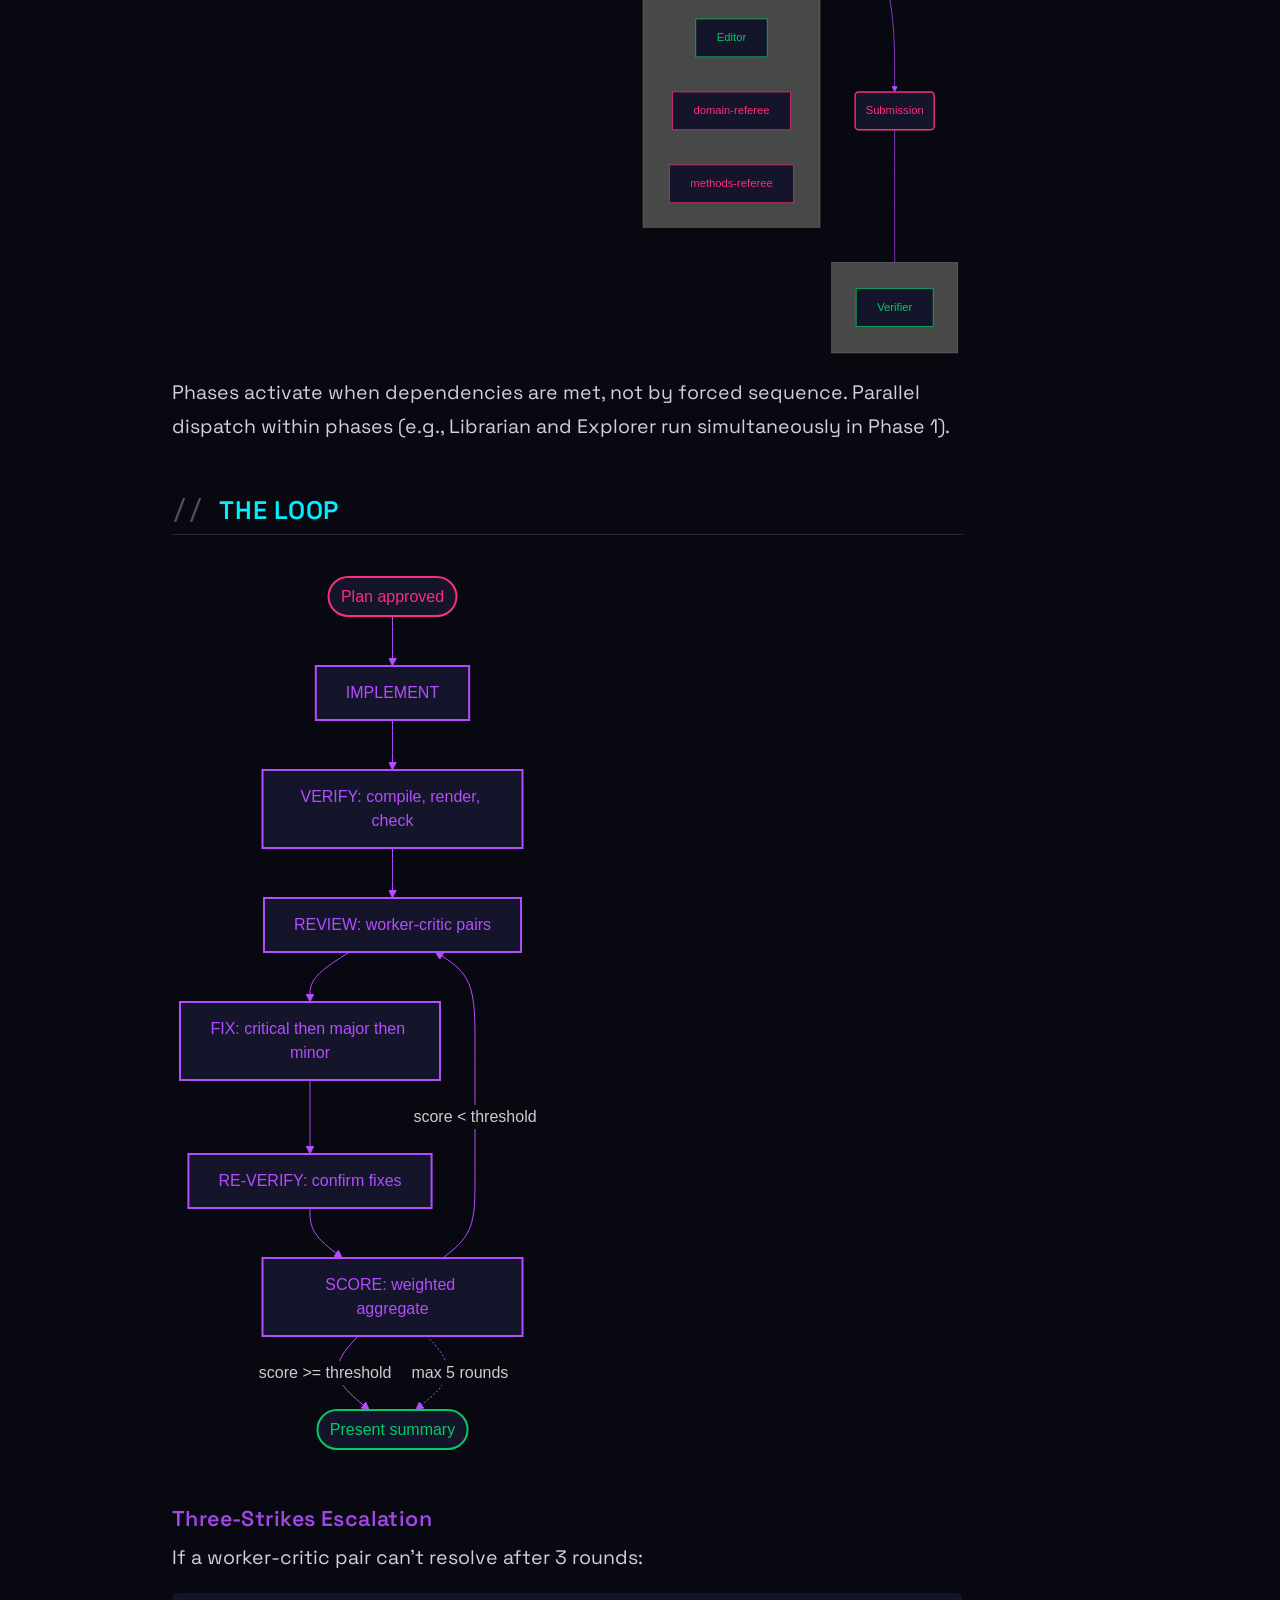
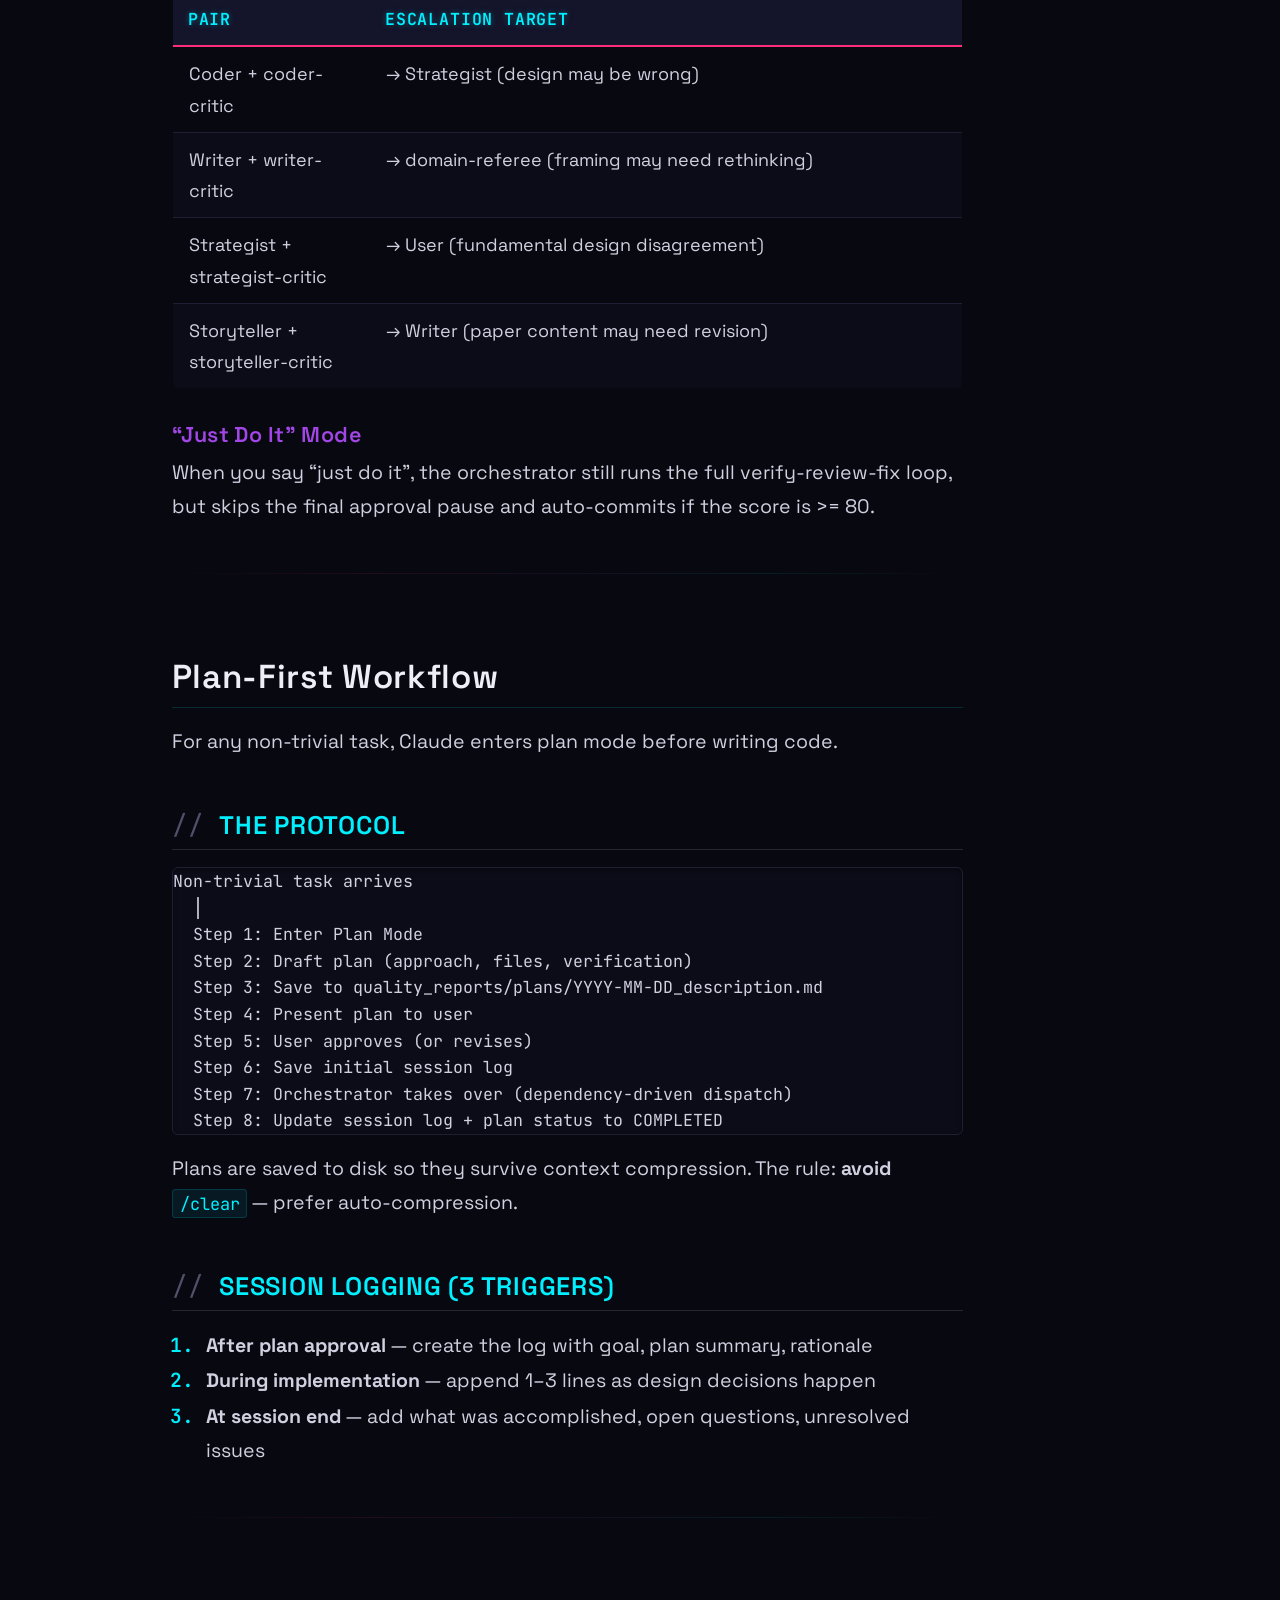
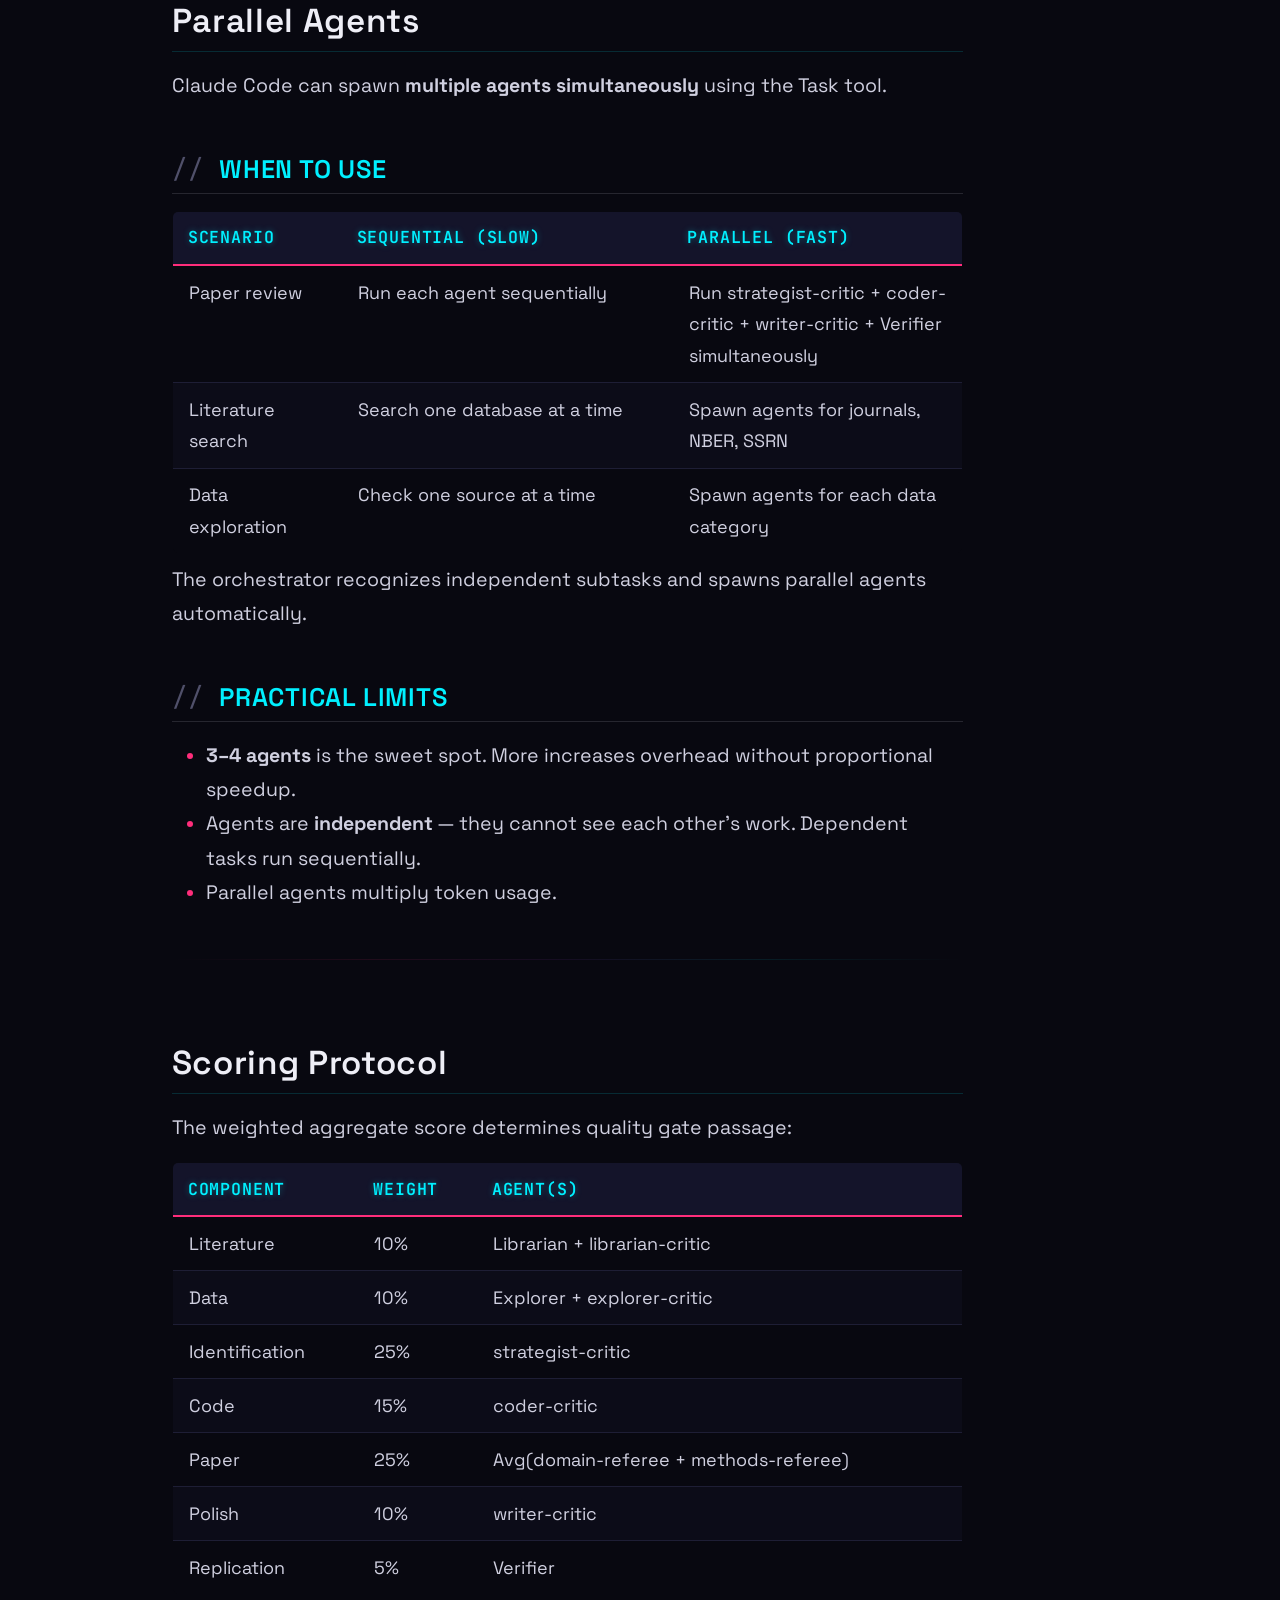
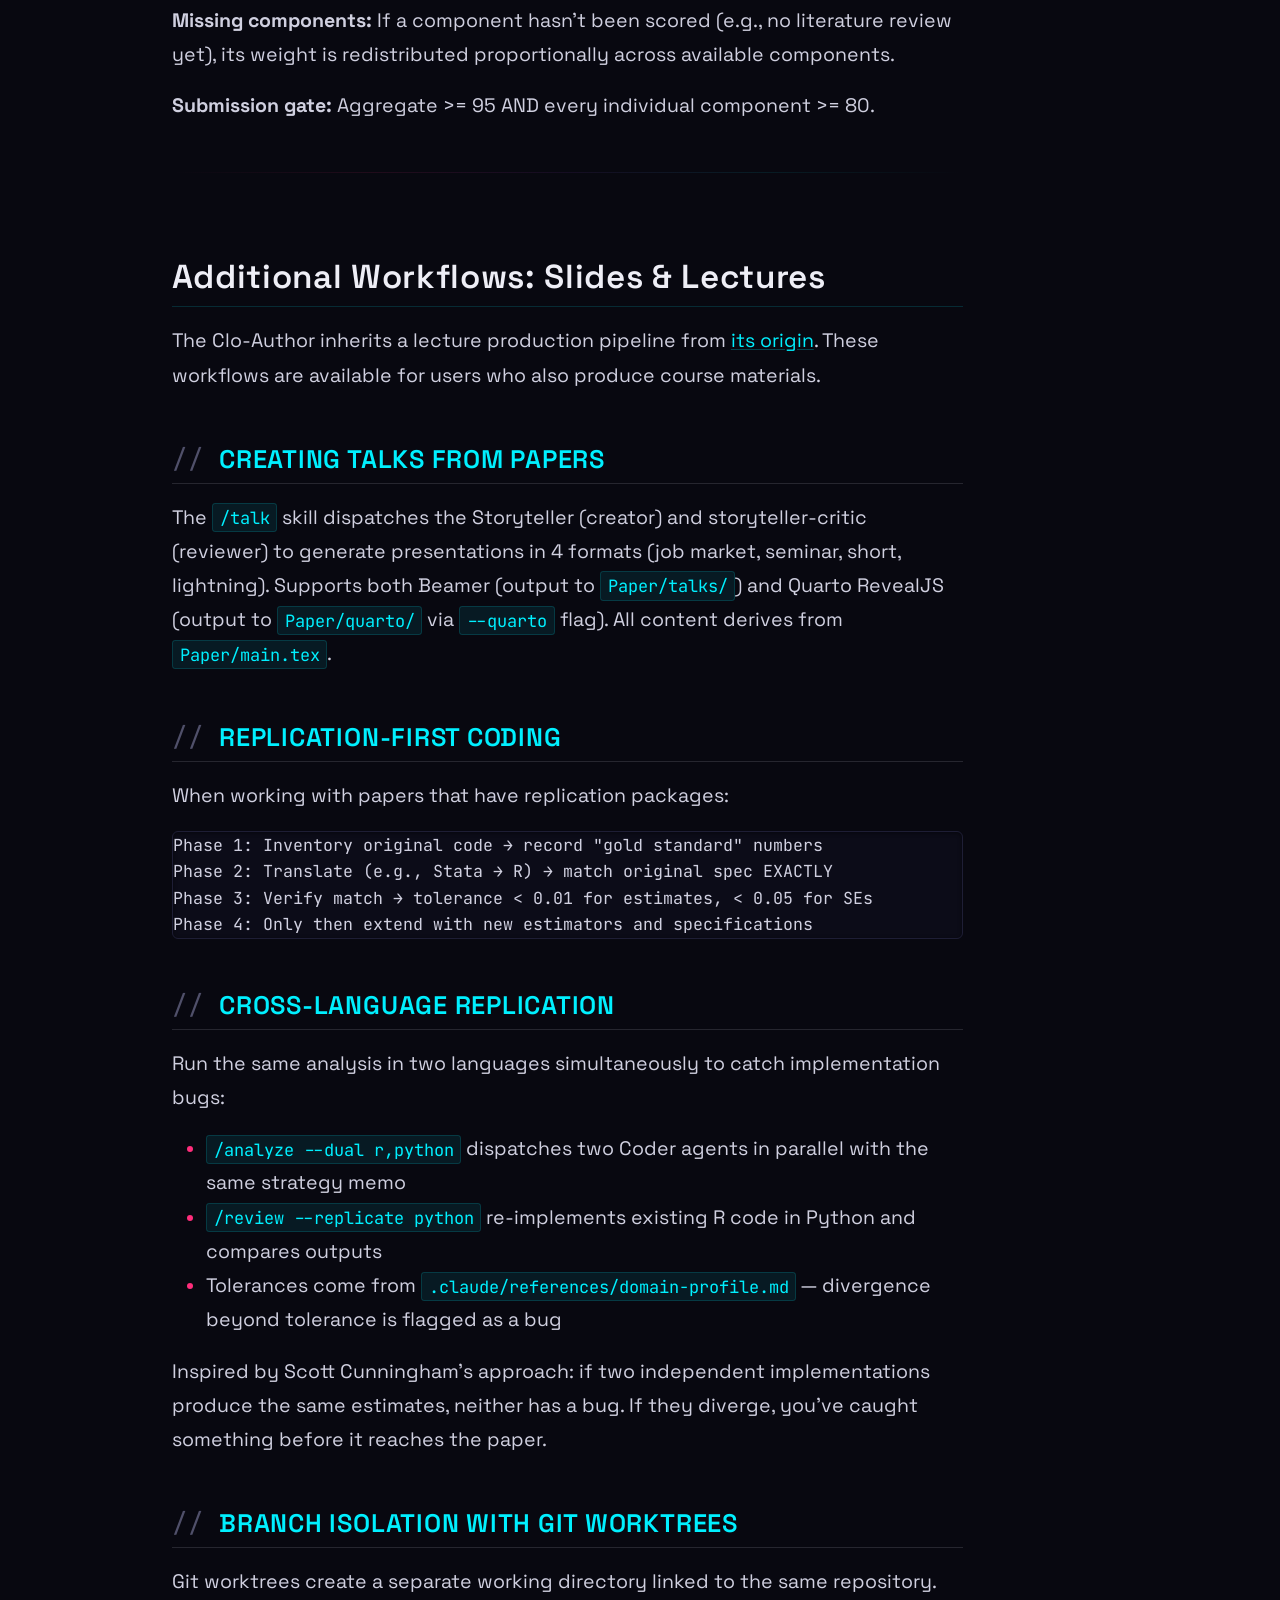
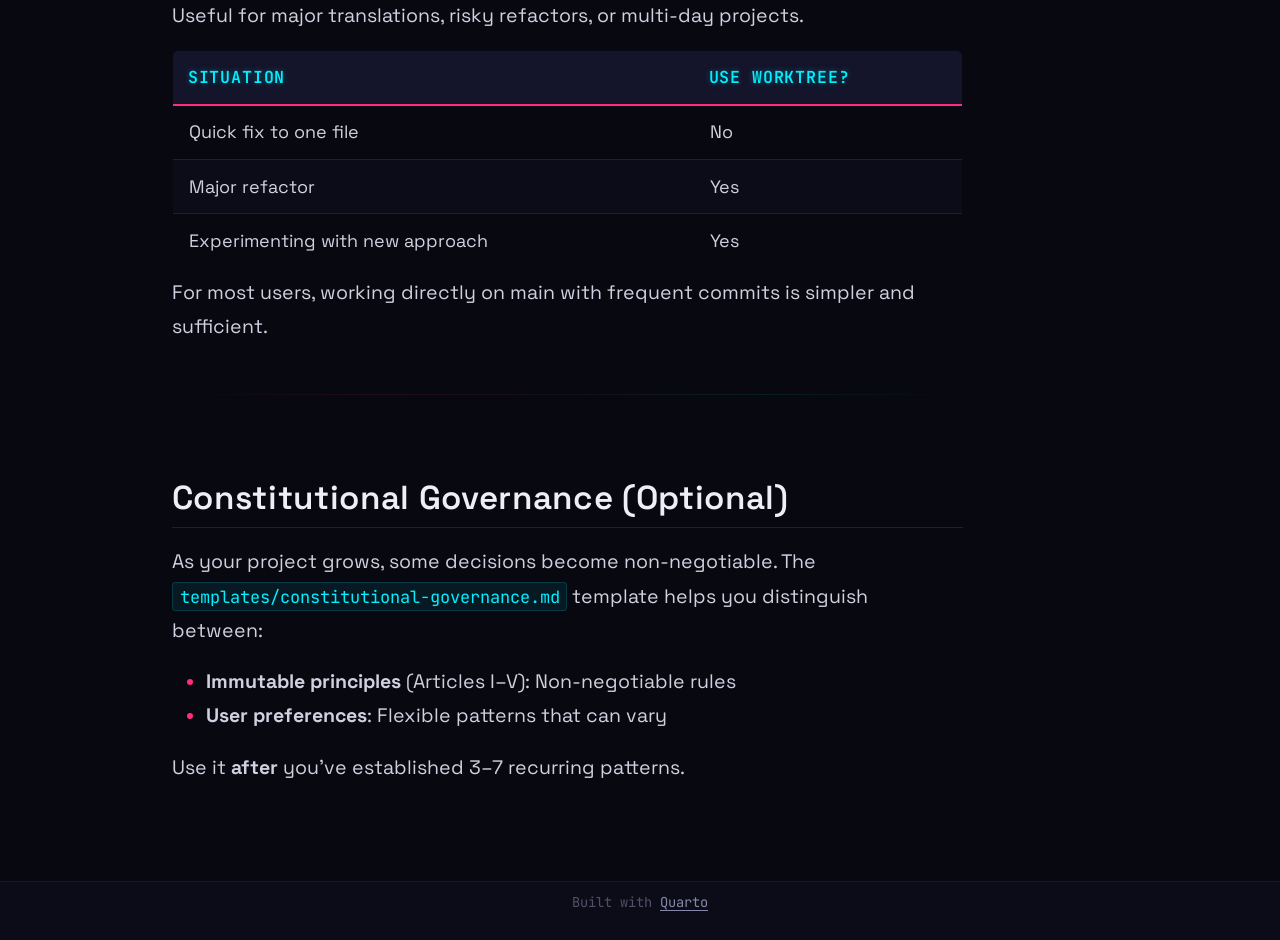
<file: architecture.html>
<!DOCTYPE html>
<html xmlns="http://www.w3.org/1999/xhtml" lang="en" xml:lang="en"><head>

<meta charset="utf-8">
<meta name="generator" content="quarto-1.8.27">

<meta name="viewport" content="width=device-width, initial-scale=1.0, user-scalable=yes">


<title>Architecture Reference – The Clo-Author</title>
<style>
code{white-space: pre-wrap;}
span.smallcaps{font-variant: small-caps;}
div.columns{display: flex; gap: min(4vw, 1.5em);}
div.column{flex: auto; overflow-x: auto;}
div.hanging-indent{margin-left: 1.5em; text-indent: -1.5em;}
ul.task-list{list-style: none;}
ul.task-list li input[type="checkbox"] {
  width: 0.8em;
  margin: 0 0.8em 0.2em -1em; /* quarto-specific, see https://github.com/quarto-dev/quarto-cli/issues/4556 */ 
  vertical-align: middle;
}
</style>


<script src="site_libs/quarto-nav/quarto-nav.js"></script>
<script src="site_libs/quarto-nav/headroom.min.js"></script>
<script src="site_libs/clipboard/clipboard.min.js"></script>
<script src="site_libs/quarto-search/autocomplete.umd.js"></script>
<script src="site_libs/quarto-search/fuse.min.js"></script>
<script src="site_libs/quarto-search/quarto-search.js"></script>
<meta name="quarto:offset" content="./">
<script src="site_libs/quarto-html/quarto.js" type="module"></script>
<script src="site_libs/quarto-html/tabsets/tabsets.js" type="module"></script>
<script src="site_libs/quarto-html/axe/axe-check.js" type="module"></script>
<script src="site_libs/quarto-html/popper.min.js"></script>
<script src="site_libs/quarto-html/tippy.umd.min.js"></script>
<script src="site_libs/quarto-html/anchor.min.js"></script>
<link href="site_libs/quarto-html/tippy.css" rel="stylesheet">
<link href="site_libs/quarto-html/quarto-syntax-highlighting-dark-be788d54854417ccf85972ce5a1e216a.css" rel="stylesheet" id="quarto-text-highlighting-styles">
<script src="site_libs/bootstrap/bootstrap.min.js"></script>
<link href="site_libs/bootstrap/bootstrap-icons.css" rel="stylesheet">
<link href="site_libs/bootstrap/bootstrap-2ed217316077e1b63917f5fed0b8555e.min.css" rel="stylesheet" append-hash="true" id="quarto-bootstrap" data-mode="dark">
<script id="quarto-search-options" type="application/json">{
  "location": "navbar",
  "copy-button": false,
  "collapse-after": 3,
  "panel-placement": "end",
  "type": "overlay",
  "limit": 50,
  "keyboard-shortcut": [
    "f",
    "/",
    "s"
  ],
  "show-item-context": false,
  "language": {
    "search-no-results-text": "No results",
    "search-matching-documents-text": "matching documents",
    "search-copy-link-title": "Copy link to search",
    "search-hide-matches-text": "Hide additional matches",
    "search-more-match-text": "more match in this document",
    "search-more-matches-text": "more matches in this document",
    "search-clear-button-title": "Clear",
    "search-text-placeholder": "",
    "search-detached-cancel-button-title": "Cancel",
    "search-submit-button-title": "Submit",
    "search-label": "Search"
  }
}</script>
<style>html{ scroll-behavior: smooth; }</style>
<meta name="mermaid-theme" content="dark">
<script src="site_libs/quarto-diagram/mermaid.min.js"></script>
<script src="site_libs/quarto-diagram/mermaid-init.js"></script>
<link href="site_libs/quarto-diagram/mermaid.css" rel="stylesheet">


</head>

<body class="nav-fixed quarto-light">

<div id="quarto-search-results"></div>
  <header id="quarto-header" class="headroom fixed-top">
    <nav class="navbar navbar-expand-lg " data-bs-theme="dark">
      <div class="navbar-container container-fluid">
      <div class="navbar-brand-container mx-auto">
    <a class="navbar-brand" href="./index.html">
    <span class="navbar-title">The Clo-Author</span>
    </a>
  </div>
            <div id="quarto-search" class="" title="Search"></div>
          <button class="navbar-toggler" type="button" data-bs-toggle="collapse" data-bs-target="#navbarCollapse" aria-controls="navbarCollapse" role="menu" aria-expanded="false" aria-label="Toggle navigation" onclick="if (window.quartoToggleHeadroom) { window.quartoToggleHeadroom(); }">
  <span class="navbar-toggler-icon"></span>
</button>
          <div class="collapse navbar-collapse" id="navbarCollapse">
            <ul class="navbar-nav navbar-nav-scroll me-auto">
  <li class="nav-item">
    <a class="nav-link" href="./index.html"> 
<span class="menu-text">Quick Start</span></a>
  </li>  
  <li class="nav-item">
    <a class="nav-link" href="./user-guide.html"> 
<span class="menu-text">User Guide</span></a>
  </li>  
  <li class="nav-item">
    <a class="nav-link" href="./agents.html"> 
<span class="menu-text">Agents</span></a>
  </li>  
  <li class="nav-item">
    <a class="nav-link active" href="./architecture.html" aria-current="page"> 
<span class="menu-text">Architecture</span></a>
  </li>  
  <li class="nav-item">
    <a class="nav-link" href="./customization.html"> 
<span class="menu-text">Customization</span></a>
  </li>  
  <li class="nav-item">
    <a class="nav-link" href="./reference.html"> 
<span class="menu-text">Reference</span></a>
  </li>  
</ul>
            <ul class="navbar-nav navbar-nav-scroll ms-auto">
  <li class="nav-item compact">
    <a class="nav-link" href="https://github.com/hugosantanna/clo-author"> <i class="bi bi-github" role="img">
</i> 
<span class="menu-text"></span></a>
  </li>  
</ul>
          </div> <!-- /navcollapse -->
            <div class="quarto-navbar-tools">
</div>
      </div> <!-- /container-fluid -->
    </nav>
</header>
<!-- content -->
<div id="quarto-content" class="quarto-container page-columns page-rows-contents page-layout-article page-navbar">
<!-- sidebar -->
<!-- margin-sidebar -->
    <div id="quarto-margin-sidebar" class="sidebar margin-sidebar">
        <nav id="TOC" role="doc-toc" class="toc-active">
    <h2 id="toc-title">On this page</h2>
   
  <ul>
  <li><a href="#system-overview" id="toc-system-overview" class="nav-link active" data-scroll-target="#system-overview">System Overview</a></li>
  <li><a href="#agent-workflow-diagram" id="toc-agent-workflow-diagram" class="nav-link" data-scroll-target="#agent-workflow-diagram">Agent Workflow Diagram</a>
  <ul class="collapse">
  <li><a href="#the-pipeline" id="toc-the-pipeline" class="nav-link" data-scroll-target="#the-pipeline">The Pipeline</a></li>
  <li><a href="#agents-by-phase" id="toc-agents-by-phase" class="nav-link" data-scroll-target="#agents-by-phase">Agents by Phase</a>
  <ul class="collapse">
  <li><a href="#phase-1-discovery" id="toc-phase-1-discovery" class="nav-link" data-scroll-target="#phase-1-discovery">Phase 1: Discovery</a></li>
  <li><a href="#phase-2-strategy" id="toc-phase-2-strategy" class="nav-link" data-scroll-target="#phase-2-strategy">Phase 2: Strategy</a></li>
  <li><a href="#phase-3-execution" id="toc-phase-3-execution" class="nav-link" data-scroll-target="#phase-3-execution">Phase 3: Execution</a></li>
  <li><a href="#phase-4-peer-review" id="toc-phase-4-peer-review" class="nav-link" data-scroll-target="#phase-4-peer-review">Phase 4: Peer Review</a></li>
  <li><a href="#phase-5-submission" id="toc-phase-5-submission" class="nav-link" data-scroll-target="#phase-5-submission">Phase 5: Submission</a></li>
  <li><a href="#talks-parallel-with-peer-review" id="toc-talks-parallel-with-peer-review" class="nav-link" data-scroll-target="#talks-parallel-with-peer-review">Talks (parallel with Peer Review)</a></li>
  </ul></li>
  <li><a href="#the-worker-critic-loop" id="toc-the-worker-critic-loop" class="nav-link" data-scroll-target="#the-worker-critic-loop">The Worker-Critic Loop</a></li>
  </ul></li>
  <li><a href="#sec-orchestrator" id="toc-sec-orchestrator" class="nav-link" data-scroll-target="#sec-orchestrator">The Orchestrator (Contractor Mode)</a>
  <ul class="collapse">
  <li><a href="#the-mental-model" id="toc-the-mental-model" class="nav-link" data-scroll-target="#the-mental-model">The Mental Model</a></li>
  <li><a href="#dependency-driven-dispatch" id="toc-dependency-driven-dispatch" class="nav-link" data-scroll-target="#dependency-driven-dispatch">Dependency-Driven Dispatch</a></li>
  <li><a href="#the-loop" id="toc-the-loop" class="nav-link" data-scroll-target="#the-loop">The Loop</a>
  <ul class="collapse">
  <li><a href="#three-strikes-escalation" id="toc-three-strikes-escalation" class="nav-link" data-scroll-target="#three-strikes-escalation">Three-Strikes Escalation</a></li>
  <li><a href="#just-do-it-mode" id="toc-just-do-it-mode" class="nav-link" data-scroll-target="#just-do-it-mode">“Just Do It” Mode</a></li>
  </ul></li>
  </ul></li>
  <li><a href="#sec-plan-first" id="toc-sec-plan-first" class="nav-link" data-scroll-target="#sec-plan-first">Plan-First Workflow</a>
  <ul class="collapse">
  <li><a href="#the-protocol" id="toc-the-protocol" class="nav-link" data-scroll-target="#the-protocol">The Protocol</a></li>
  <li><a href="#session-logging-3-triggers" id="toc-session-logging-3-triggers" class="nav-link" data-scroll-target="#session-logging-3-triggers">Session Logging (3 Triggers)</a></li>
  </ul></li>
  <li><a href="#parallel-agents" id="toc-parallel-agents" class="nav-link" data-scroll-target="#parallel-agents">Parallel Agents</a>
  <ul class="collapse">
  <li><a href="#when-to-use" id="toc-when-to-use" class="nav-link" data-scroll-target="#when-to-use">When to Use</a></li>
  <li><a href="#practical-limits" id="toc-practical-limits" class="nav-link" data-scroll-target="#practical-limits">Practical Limits</a></li>
  </ul></li>
  <li><a href="#scoring-protocol" id="toc-scoring-protocol" class="nav-link" data-scroll-target="#scoring-protocol">Scoring Protocol</a></li>
  <li><a href="#additional-workflows-slides-lectures" id="toc-additional-workflows-slides-lectures" class="nav-link" data-scroll-target="#additional-workflows-slides-lectures">Additional Workflows: Slides &amp; Lectures</a>
  <ul class="collapse">
  <li><a href="#creating-talks-from-papers" id="toc-creating-talks-from-papers" class="nav-link" data-scroll-target="#creating-talks-from-papers">Creating Talks from Papers</a></li>
  <li><a href="#replication-first-coding" id="toc-replication-first-coding" class="nav-link" data-scroll-target="#replication-first-coding">Replication-First Coding</a></li>
  <li><a href="#cross-language-replication" id="toc-cross-language-replication" class="nav-link" data-scroll-target="#cross-language-replication">Cross-Language Replication</a></li>
  <li><a href="#branch-isolation-with-git-worktrees" id="toc-branch-isolation-with-git-worktrees" class="nav-link" data-scroll-target="#branch-isolation-with-git-worktrees">Branch Isolation with Git Worktrees</a></li>
  </ul></li>
  <li><a href="#sec-constitutional" id="toc-sec-constitutional" class="nav-link" data-scroll-target="#sec-constitutional">Constitutional Governance (Optional)</a></li>
  </ul>
</nav>
    </div>
<!-- main -->
<main class="content" id="quarto-document-content">

<header id="title-block-header" class="quarto-title-block default">
<div class="quarto-title">
<h1 class="title">Architecture Reference</h1>
<p class="subtitle lead">How the System Works</p>
</div>



<div class="quarto-title-meta">

    
  
    
  </div>
  


</header>


<section id="system-overview" class="level1">
<h1>System Overview</h1>
<p>Claude Code’s power comes from six configuration layers that work together. For details on each layer, see the <a href="./customization.html">Customization Guide</a>.</p>
<table class="caption-top table">
<colgroup>
<col style="width: 23%">
<col style="width: 33%">
<col style="width: 43%">
</colgroup>
<thead>
<tr class="header">
<th>Layer</th>
<th>Location</th>
<th>Loaded When</th>
</tr>
</thead>
<tbody>
<tr class="odd">
<td><strong>CLAUDE.md</strong></td>
<td>Project root</td>
<td>Every session</td>
</tr>
<tr class="even">
<td><strong>Rules</strong></td>
<td><code>.claude/rules/</code></td>
<td>Always-on or path-scoped</td>
</tr>
<tr class="odd">
<td><strong>References</strong></td>
<td><code>.claude/references/</code></td>
<td>On demand (agents read when needed)</td>
</tr>
<tr class="even">
<td><strong>Skills</strong></td>
<td><code>.claude/skills/</code></td>
<td>On demand (slash commands)</td>
</tr>
<tr class="odd">
<td><strong>Agents</strong></td>
<td><code>.claude/agents/</code></td>
<td>On demand (via skills or orchestrator)</td>
</tr>
<tr class="even">
<td><strong>Hooks</strong></td>
<td><code>.claude/settings.json</code></td>
<td>On events (automatic)</td>
</tr>
</tbody>
</table>
<p>Claude reliably follows about <strong>100–150 custom instructions</strong>. Your system prompt uses ~50, leaving ~100 for your project. CLAUDE.md and always-on rules share this budget. Path-scoped rules, references, skills, and agents load on demand — they don’t count against the limit.</p>
<hr>
</section>
<section id="agent-workflow-diagram" class="level1">
<h1>Agent Workflow Diagram</h1>
<p>How 17 agents coordinate across the research pipeline. Each phase pairs <strong>workers</strong> (who create) with <strong>critics</strong> (who review). The <strong>Orchestrator</strong> manages dispatch, quality gates, and escalation. For detailed descriptions of each agent, see <a href="./agents.html">Meet the Agents</a>.</p>
<section id="the-pipeline" class="level2">
<h2 class="anchored" data-anchor-id="the-pipeline">The Pipeline</h2>
<div class="cell" data-layout-align="default">
<div class="cell-output-display">
<div>
<p></p><figure class="figure"><p></p>
<div>
<pre class="mermaid mermaid-js">%%{init: {'theme': 'dark', 'themeVariables': {'primaryColor': '#1a1a36', 'primaryTextColor': '#00f0ff', 'primaryBorderColor': '#00f0ff', 'lineColor': '#b44dff', 'secondaryColor': '#14142a', 'tertiaryColor': '#080810', 'edgeLabelBackground': '#080810', 'clusterBkg': '#0c0c18', 'clusterBorder': '#1e1e35'}}}%%
flowchart LR
    YOU:::start --&gt; D:::phase1
    D --&gt; S:::phase2
    S --&gt; E:::phase3
    E --&gt; R:::phase4
    R --&gt;|score &gt;= 95| SUB:::phase5
    R -.-&gt;|missing lit| D
    R -.-&gt;|flawed ID| S
    R -.-&gt;|more checks| E
    E -.-&gt;|parallel| T:::talks

    YOU((You))
    D(Discovery)
    S(Strategy)
    E(Execution)
    R(Peer Review)
    SUB(Submission)
    T(Talks)

    classDef start fill:#080810,stroke:#ff2d7b,color:#ff2d7b,stroke-width:2px
    classDef phase1 fill:#14142a,stroke:#00f0ff,color:#00f0ff,stroke-width:2px
    classDef phase2 fill:#14142a,stroke:#00cc66,color:#00cc66,stroke-width:2px
    classDef phase3 fill:#14142a,stroke:#b44dff,color:#b44dff,stroke-width:2px
    classDef phase4 fill:#14142a,stroke:#ff2d7b,color:#ff2d7b,stroke-width:2px
    classDef phase5 fill:#14142a,stroke:#00f0ff,color:#00f0ff,stroke-width:2px
    classDef talks fill:#0c0c18,stroke:#8888a8,color:#8888a8,stroke-width:1px,stroke-dasharray: 5 5
</pre>
</div>
<p></p></figure><p></p>
</div>
</div>
</div>
</section>
<section id="agents-by-phase" class="level2">
<h2 class="anchored" data-anchor-id="agents-by-phase">Agents by Phase</h2>
<p>Each phase dispatches <strong>worker → critic</strong> pairs. The worker creates; the critic reviews (read-only, never edits). If they can’t agree after 3 rounds, the Orchestrator escalates.</p>
<section id="phase-1-discovery" class="level3">
<h3 class="anchored" data-anchor-id="phase-1-discovery">Phase 1: Discovery</h3>
<table class="caption-top table">
<colgroup>
<col style="width: 16%">
<col style="width: 33%">
<col style="width: 16%">
<col style="width: 33%">
</colgroup>
<thead>
<tr class="header">
<th>Worker</th>
<th>What it creates</th>
<th>Critic</th>
<th>What it checks</th>
</tr>
</thead>
<tbody>
<tr class="odd">
<td><strong>Librarian</strong></td>
<td>Bibliography, frontier map</td>
<td><strong>librarian-critic</strong></td>
<td>Coverage, gaps, recency</td>
</tr>
<tr class="even">
<td><strong>Explorer</strong></td>
<td>Data sources, feasibility</td>
<td><strong>explorer-critic</strong></td>
<td>Measurement, sample, ID fit</td>
</tr>
</tbody>
</table>
</section>
<section id="phase-2-strategy" class="level3">
<h3 class="anchored" data-anchor-id="phase-2-strategy">Phase 2: Strategy</h3>
<table class="caption-top table">
<colgroup>
<col style="width: 16%">
<col style="width: 33%">
<col style="width: 16%">
<col style="width: 33%">
</colgroup>
<thead>
<tr class="header">
<th>Worker</th>
<th>What it creates</th>
<th>Critic</th>
<th>What it checks</th>
</tr>
</thead>
<tbody>
<tr class="odd">
<td><strong>Strategist</strong></td>
<td>DiD/IV/RDD/SC design, strategy memo</td>
<td><strong>strategist-critic</strong></td>
<td>Assumptions, inference, sanity</td>
</tr>
</tbody>
</table>
</section>
<section id="phase-3-execution" class="level3">
<h3 class="anchored" data-anchor-id="phase-3-execution">Phase 3: Execution</h3>
<table class="caption-top table">
<colgroup>
<col style="width: 16%">
<col style="width: 33%">
<col style="width: 16%">
<col style="width: 33%">
</colgroup>
<thead>
<tr class="header">
<th>Worker</th>
<th>What it creates</th>
<th>Critic</th>
<th>What it checks</th>
</tr>
</thead>
<tbody>
<tr class="odd">
<td><strong>Data-engineer</strong></td>
<td>Cleaning scripts, figures</td>
<td><strong>coder-critic</strong></td>
<td>Code quality, reproducibility</td>
</tr>
<tr class="even">
<td><strong>Coder</strong></td>
<td>Analysis scripts, tables</td>
<td><strong>coder-critic</strong></td>
<td>Strategy alignment, correctness</td>
</tr>
<tr class="odd">
<td><strong>Writer</strong></td>
<td>Paper sections, humanizer pass</td>
<td><strong>writer-critic</strong></td>
<td>Notation, hedging, claims vs evidence</td>
</tr>
</tbody>
</table>
</section>
<section id="phase-4-peer-review" class="level3">
<h3 class="anchored" data-anchor-id="phase-4-peer-review">Phase 4: Peer Review</h3>
<table class="caption-top table">
<colgroup>
<col style="width: 35%">
<col style="width: 35%">
<col style="width: 30%">
</colgroup>
<thead>
<tr class="header">
<th>Agent</th>
<th>Focus</th>
<th>Role</th>
</tr>
</thead>
<tbody>
<tr class="odd">
<td><strong>Editor</strong></td>
<td>Desk review, scope, referee assignment</td>
<td>Assigns dispositions + pet peeves to referees</td>
</tr>
<tr class="even">
<td><strong>domain-referee</strong></td>
<td>Contributions, literature, external validity</td>
<td>Blind — doesn’t see the other report</td>
</tr>
<tr class="odd">
<td><strong>methods-referee</strong></td>
<td>Identification, estimation, robustness</td>
<td>Blind — doesn’t see the other report</td>
</tr>
</tbody>
</table>
<p>The Editor does desk review first, then dispatches referees with dispositions (Structuralist, Credibility, Measurement, Policy, Theory, Skeptic). After reports return, the Editor synthesizes the editorial decision, classifying issues as FATAL / ADDRESSABLE / TASTE.</p>
</section>
<section id="phase-5-submission" class="level3">
<h3 class="anchored" data-anchor-id="phase-5-submission">Phase 5: Submission</h3>
<table class="caption-top table">
<thead>
<tr class="header">
<th>Agent</th>
<th>What it does</th>
<th>Scoring</th>
</tr>
</thead>
<tbody>
<tr class="odd">
<td><strong>Verifier</strong></td>
<td>10-check AEA replication audit</td>
<td>Pass/fail (binary)</td>
</tr>
</tbody>
</table>
</section>
<section id="talks-parallel-with-peer-review" class="level3">
<h3 class="anchored" data-anchor-id="talks-parallel-with-peer-review">Talks (parallel with Peer Review)</h3>
<table class="caption-top table">
<colgroup>
<col style="width: 16%">
<col style="width: 33%">
<col style="width: 16%">
<col style="width: 33%">
</colgroup>
<thead>
<tr class="header">
<th>Worker</th>
<th>What it creates</th>
<th>Critic</th>
<th>What it checks</th>
</tr>
</thead>
<tbody>
<tr class="odd">
<td><strong>Storyteller</strong></td>
<td>Beamer + Quarto slides (4 formats)</td>
<td><strong>storyteller-critic</strong></td>
<td>Narrative, visuals, fidelity</td>
</tr>
</tbody>
</table>
</section>
</section>
<section id="the-worker-critic-loop" class="level2">
<h2 class="anchored" data-anchor-id="the-worker-critic-loop">The Worker-Critic Loop</h2>
<div class="cell" data-layout-align="default">
<div class="cell-output-display">
<div>
<p></p><figure class="figure"><p></p>
<div>
<pre class="mermaid mermaid-js">%%{init: {'theme': 'dark', 'themeVariables': {'primaryColor': '#14142a', 'primaryTextColor': '#d0d0e0', 'primaryBorderColor': '#b44dff', 'lineColor': '#b44dff', 'secondaryColor': '#0c0c18', 'tertiaryColor': '#080810', 'edgeLabelBackground': '#080810'}}}%%
flowchart TD
    W[WORKER creates artifact]:::worker --&gt; C[CRITIC reviews, scores 0-100]:::critic
    C --&gt;|score &gt;= 80| A([APPROVED]):::approved
    C --&gt;|score &lt; 80| F[WORKER fixes issues]:::worker
    F --&gt; C2[CRITIC re-reviews]:::critic
    C2 --&gt;|pass| A
    C2 --&gt;|fail, round 3| ESC([ESCALATE to user]):::escalate

    classDef worker fill:#14142a,stroke:#b44dff,color:#b44dff,stroke-width:2px
    classDef critic fill:#14142a,stroke:#00f0ff,color:#00f0ff,stroke-width:2px
    classDef approved fill:#14142a,stroke:#00cc66,color:#00cc66,stroke-width:2px
    classDef escalate fill:#14142a,stroke:#ff2d7b,color:#ff2d7b,stroke-width:2px
</pre>
</div>
<p></p></figure><p></p>
</div>
</div>
</div>
<p><strong>Why it works:</strong> The critic can’t fix files (read-only), so it has no incentive to downplay issues. The worker can’t approve itself (the critic re-audits). This prevents Claude from saying “looks good” about its own work.</p>
<p><strong>Severity gradient:</strong> Critics calibrate harshness by phase — encouraging in Discovery, precise in Execution, adversarial in Peer Review.</p>
<hr>
</section>
</section>
<section id="sec-orchestrator" class="level1">
<h1>The Orchestrator (Contractor Mode)</h1>
<p>Once a plan is approved, the orchestrator takes over autonomously, dispatching agents based on the <strong>dependency graph</strong>.</p>
<section id="the-mental-model" class="level2">
<h2 class="anchored" data-anchor-id="the-mental-model">The Mental Model</h2>
<p>Think of the orchestrator as a <strong>general contractor</strong>. You are the client. You describe what you want. The plan-first protocol is the blueprint phase. Once you approve the blueprint, the contractor takes over: hires the right specialists (agents), inspects their work (verification), sends them back to fix issues (review-fix loop), and only calls you when the job passes inspection (quality gates).</p>
<p>The Orchestrator:</p>
<ul>
<li><strong>Dispatches</strong> worker-critic pairs based on the dependency graph</li>
<li><strong>Enforces quality gates</strong>: 80 (commit), 90 (PR), 95 (submission)</li>
<li><strong>Escalates</strong> when pairs can’t converge after 3 rounds</li>
<li><strong>Synthesizes</strong> referee reports into editorial decisions</li>
<li><strong>Selects</strong> target journals at submission time</li>
<li><strong>Tracks</strong> the research journal with scores and phase transitions</li>
</ul>
</section>
<section id="dependency-driven-dispatch" class="level2">
<h2 class="anchored" data-anchor-id="dependency-driven-dispatch">Dependency-Driven Dispatch</h2>
<div class="cell" data-layout-align="default">
<div class="cell-output-display">
<div>
<p></p><figure class="figure"><p></p>
<div>
<pre class="mermaid mermaid-js">%%{init: {'theme': 'dark', 'themeVariables': {'primaryColor': '#14142a', 'primaryTextColor': '#d0d0e0', 'primaryBorderColor': '#b44dff', 'lineColor': '#b44dff', 'secondaryColor': '#0c0c18', 'tertiaryColor': '#080810', 'edgeLabelBackground': '#080810'}}}%%
flowchart TD
    P1:::phase --&gt; P2:::phase
    P2 --&gt; P3:::phase
    P3 --&gt; P4:::phase
    P4 --&gt;|score &gt;= 95| P5:::phase

    P1(Discovery)
    P2(Strategy)
    P3(Execution)
    P4(Peer Review)
    P5(Submission)

    subgraph s1 [" "]
        direction LR
        L[Librarian]:::worker ---|reviewed by| LC[librarian-critic]:::critic
        X[Explorer]:::worker ---|reviewed by| XC[explorer-critic]:::critic
    end

    subgraph s2 [" "]
        ST[Strategist]:::worker ---|reviewed by| STC[strategist-critic]:::critic
    end

    subgraph s3 [" "]
        direction LR
        DE[Data-engineer]:::worker ---|reviewed by| CC1[coder-critic]:::critic
        CO[Coder]:::worker ---|reviewed by| CC2[coder-critic]:::critic
        WR[Writer]:::worker ---|reviewed by| WC[writer-critic]:::critic
    end

    subgraph s4 [" "]
        direction LR
        ED[Editor]:::infra
        DR[domain-referee]:::referee
        MR[methods-referee]:::referee
    end

    subgraph s5 [" "]
        VE[Verifier]:::infra
    end

    P1 --- s1
    P2 --- s2
    P3 --- s3
    P4 --- s4
    P5 --- s5

    classDef phase fill:#14142a,stroke:#ff2d7b,color:#ff2d7b,stroke-width:2px
    classDef worker fill:#14142a,stroke:#b44dff,color:#b44dff,stroke-width:1px
    classDef critic fill:#14142a,stroke:#00f0ff,color:#00f0ff,stroke-width:1px
    classDef referee fill:#14142a,stroke:#ff2d7b,color:#ff2d7b,stroke-width:1px
    classDef infra fill:#14142a,stroke:#00cc66,color:#00cc66,stroke-width:1px
</pre>
</div>
<p></p></figure><p></p>
</div>
</div>
</div>
<p>Phases activate when dependencies are met, not by forced sequence. Parallel dispatch within phases (e.g., Librarian and Explorer run simultaneously in Phase 1).</p>
</section>
<section id="the-loop" class="level2">
<h2 class="anchored" data-anchor-id="the-loop">The Loop</h2>
<div class="cell" data-layout-align="default">
<div class="cell-output-display">
<div>
<p></p><figure class="figure"><p></p>
<div>
<pre class="mermaid mermaid-js">%%{init: {'theme': 'dark', 'themeVariables': {'primaryColor': '#14142a', 'primaryTextColor': '#d0d0e0', 'primaryBorderColor': '#b44dff', 'lineColor': '#b44dff', 'secondaryColor': '#0c0c18', 'tertiaryColor': '#080810', 'edgeLabelBackground': '#080810'}}}%%
flowchart TD
    START([Plan approved]):::start --&gt; IMPL[IMPLEMENT]:::step
    IMPL --&gt; VERIFY[VERIFY: compile, render, check]:::step
    VERIFY --&gt; REVIEW[REVIEW: worker-critic pairs]:::step
    REVIEW --&gt; FIX[FIX: critical then major then minor]:::step
    FIX --&gt; REVERIFY[RE-VERIFY: confirm fixes]:::step
    REVERIFY --&gt; SCORE[SCORE: weighted aggregate]:::step
    SCORE --&gt;|score &gt;= threshold| DONE([Present summary]):::approved
    SCORE --&gt;|score &lt; threshold| REVIEW
    SCORE -.-&gt;|max 5 rounds| DONE

    classDef start fill:#14142a,stroke:#ff2d7b,color:#ff2d7b,stroke-width:2px
    classDef step fill:#14142a,stroke:#b44dff,color:#b44dff,stroke-width:2px
    classDef approved fill:#14142a,stroke:#00cc66,color:#00cc66,stroke-width:2px
</pre>
</div>
<p></p></figure><p></p>
</div>
</div>
</div>
<section id="three-strikes-escalation" class="level3">
<h3 class="anchored" data-anchor-id="three-strikes-escalation">Three-Strikes Escalation</h3>
<p>If a worker-critic pair can’t resolve after 3 rounds:</p>
<table class="caption-top table">
<colgroup>
<col style="width: 25%">
<col style="width: 75%">
</colgroup>
<thead>
<tr class="header">
<th>Pair</th>
<th>Escalation Target</th>
</tr>
</thead>
<tbody>
<tr class="odd">
<td>Coder + coder-critic</td>
<td>→ Strategist (design may be wrong)</td>
</tr>
<tr class="even">
<td>Writer + writer-critic</td>
<td>→ domain-referee (framing may need rethinking)</td>
</tr>
<tr class="odd">
<td>Strategist + strategist-critic</td>
<td>→ User (fundamental design disagreement)</td>
</tr>
<tr class="even">
<td>Storyteller + storyteller-critic</td>
<td>→ Writer (paper content may need revision)</td>
</tr>
</tbody>
</table>
</section>
<section id="just-do-it-mode" class="level3">
<h3 class="anchored" data-anchor-id="just-do-it-mode">“Just Do It” Mode</h3>
<p>When you say “just do it”, the orchestrator still runs the full verify-review-fix loop, but skips the final approval pause and auto-commits if the score is &gt;= 80.</p>
<hr>
</section>
</section>
</section>
<section id="sec-plan-first" class="level1">
<h1>Plan-First Workflow</h1>
<p>For any non-trivial task, Claude enters plan mode before writing code.</p>
<section id="the-protocol" class="level2">
<h2 class="anchored" data-anchor-id="the-protocol">The Protocol</h2>
<pre><code>Non-trivial task arrives
  │
  Step 1: Enter Plan Mode
  Step 2: Draft plan (approach, files, verification)
  Step 3: Save to quality_reports/plans/YYYY-MM-DD_description.md
  Step 4: Present plan to user
  Step 5: User approves (or revises)
  Step 6: Save initial session log
  Step 7: Orchestrator takes over (dependency-driven dispatch)
  Step 8: Update session log + plan status to COMPLETED</code></pre>
<p>Plans are saved to disk so they survive context compression. The rule: <strong>avoid <code>/clear</code></strong> — prefer auto-compression.</p>
</section>
<section id="session-logging-3-triggers" class="level2">
<h2 class="anchored" data-anchor-id="session-logging-3-triggers">Session Logging (3 Triggers)</h2>
<ol type="1">
<li><strong>After plan approval</strong> — create the log with goal, plan summary, rationale</li>
<li><strong>During implementation</strong> — append 1–3 lines as design decisions happen</li>
<li><strong>At session end</strong> — add what was accomplished, open questions, unresolved issues</li>
</ol>
<hr>
</section>
</section>
<section id="parallel-agents" class="level1">
<h1>Parallel Agents</h1>
<p>Claude Code can spawn <strong>multiple agents simultaneously</strong> using the Task tool.</p>
<section id="when-to-use" class="level2">
<h2 class="anchored" data-anchor-id="when-to-use">When to Use</h2>
<table class="caption-top table">
<colgroup>
<col style="width: 21%">
<col style="width: 41%">
<col style="width: 36%">
</colgroup>
<thead>
<tr class="header">
<th>Scenario</th>
<th>Sequential (slow)</th>
<th>Parallel (fast)</th>
</tr>
</thead>
<tbody>
<tr class="odd">
<td>Paper review</td>
<td>Run each agent sequentially</td>
<td>Run strategist-critic + coder-critic + writer-critic + Verifier simultaneously</td>
</tr>
<tr class="even">
<td>Literature search</td>
<td>Search one database at a time</td>
<td>Spawn agents for journals, NBER, SSRN</td>
</tr>
<tr class="odd">
<td>Data exploration</td>
<td>Check one source at a time</td>
<td>Spawn agents for each data category</td>
</tr>
</tbody>
</table>
<p>The orchestrator recognizes independent subtasks and spawns parallel agents automatically.</p>
</section>
<section id="practical-limits" class="level2">
<h2 class="anchored" data-anchor-id="practical-limits">Practical Limits</h2>
<ul>
<li><strong>3–4 agents</strong> is the sweet spot. More increases overhead without proportional speedup.</li>
<li>Agents are <strong>independent</strong> — they cannot see each other’s work. Dependent tasks run sequentially.</li>
<li>Parallel agents multiply token usage.</li>
</ul>
<hr>
</section>
</section>
<section id="scoring-protocol" class="level1">
<h1>Scoring Protocol</h1>
<p>The weighted aggregate score determines quality gate passage:</p>
<table class="caption-top table">
<thead>
<tr class="header">
<th>Component</th>
<th>Weight</th>
<th>Agent(s)</th>
</tr>
</thead>
<tbody>
<tr class="odd">
<td>Literature</td>
<td>10%</td>
<td>Librarian + librarian-critic</td>
</tr>
<tr class="even">
<td>Data</td>
<td>10%</td>
<td>Explorer + explorer-critic</td>
</tr>
<tr class="odd">
<td>Identification</td>
<td>25%</td>
<td>strategist-critic</td>
</tr>
<tr class="even">
<td>Code</td>
<td>15%</td>
<td>coder-critic</td>
</tr>
<tr class="odd">
<td>Paper</td>
<td>25%</td>
<td>Avg(domain-referee + methods-referee)</td>
</tr>
<tr class="even">
<td>Polish</td>
<td>10%</td>
<td>writer-critic</td>
</tr>
<tr class="odd">
<td>Replication</td>
<td>5%</td>
<td>Verifier</td>
</tr>
</tbody>
</table>
<p><strong>Missing components:</strong> If a component hasn’t been scored (e.g., no literature review yet), its weight is redistributed proportionally across available components.</p>
<p><strong>Submission gate:</strong> Aggregate &gt;= 95 AND every individual component &gt;= 80.</p>
<hr>
</section>
<section id="additional-workflows-slides-lectures" class="level1">
<h1>Additional Workflows: Slides &amp; Lectures</h1>
<p>The Clo-Author inherits a lecture production pipeline from <a href="https://github.com/pedrohcgs/claude-code-my-workflow">its origin</a>. These workflows are available for users who also produce course materials.</p>
<section id="creating-talks-from-papers" class="level2">
<h2 class="anchored" data-anchor-id="creating-talks-from-papers">Creating Talks from Papers</h2>
<p>The <code>/talk</code> skill dispatches the Storyteller (creator) and storyteller-critic (reviewer) to generate presentations in 4 formats (job market, seminar, short, lightning). Supports both Beamer (output to <code>Paper/talks/</code>) and Quarto RevealJS (output to <code>Paper/quarto/</code> via <code>--quarto</code> flag). All content derives from <code>Paper/main.tex</code>.</p>
</section>
<section id="replication-first-coding" class="level2">
<h2 class="anchored" data-anchor-id="replication-first-coding">Replication-First Coding</h2>
<p>When working with papers that have replication packages:</p>
<pre><code>Phase 1: Inventory original code → record "gold standard" numbers
Phase 2: Translate (e.g., Stata → R) → match original spec EXACTLY
Phase 3: Verify match → tolerance &lt; 0.01 for estimates, &lt; 0.05 for SEs
Phase 4: Only then extend with new estimators and specifications</code></pre>
</section>
<section id="cross-language-replication" class="level2">
<h2 class="anchored" data-anchor-id="cross-language-replication">Cross-Language Replication</h2>
<p>Run the same analysis in two languages simultaneously to catch implementation bugs:</p>
<ul>
<li><code>/analyze --dual r,python</code> dispatches two Coder agents in parallel with the same strategy memo</li>
<li><code>/review --replicate python</code> re-implements existing R code in Python and compares outputs</li>
<li>Tolerances come from <code>.claude/references/domain-profile.md</code> — divergence beyond tolerance is flagged as a bug</li>
</ul>
<p>Inspired by Scott Cunningham’s approach: if two independent implementations produce the same estimates, neither has a bug. If they diverge, you’ve caught something before it reaches the paper.</p>
</section>
<section id="branch-isolation-with-git-worktrees" class="level2">
<h2 class="anchored" data-anchor-id="branch-isolation-with-git-worktrees">Branch Isolation with Git Worktrees</h2>
<p>Git worktrees create a separate working directory linked to the same repository. Useful for major translations, risky refactors, or multi-day projects.</p>
<table class="caption-top table">
<thead>
<tr class="header">
<th>Situation</th>
<th>Use Worktree?</th>
</tr>
</thead>
<tbody>
<tr class="odd">
<td>Quick fix to one file</td>
<td>No</td>
</tr>
<tr class="even">
<td>Major refactor</td>
<td>Yes</td>
</tr>
<tr class="odd">
<td>Experimenting with new approach</td>
<td>Yes</td>
</tr>
</tbody>
</table>
<p>For most users, working directly on main with frequent commits is simpler and sufficient.</p>
<hr>
</section>
</section>
<section id="sec-constitutional" class="level1">
<h1>Constitutional Governance (Optional)</h1>
<p>As your project grows, some decisions become non-negotiable. The <code>templates/constitutional-governance.md</code> template helps you distinguish between:</p>
<ul>
<li><strong>Immutable principles</strong> (Articles I–V): Non-negotiable rules</li>
<li><strong>User preferences</strong>: Flexible patterns that can vary</li>
</ul>
<p>Use it <strong>after</strong> you’ve established 3–7 recurring patterns.</p>


</section>

</main> <!-- /main -->
<script id="quarto-html-after-body" type="application/javascript">
  window.document.addEventListener("DOMContentLoaded", function (event) {
    const icon = "";
    const anchorJS = new window.AnchorJS();
    anchorJS.options = {
      placement: 'right',
      icon: icon
    };
    anchorJS.add('.anchored');
    const isCodeAnnotation = (el) => {
      for (const clz of el.classList) {
        if (clz.startsWith('code-annotation-')) {                     
          return true;
        }
      }
      return false;
    }
    const onCopySuccess = function(e) {
      // button target
      const button = e.trigger;
      // don't keep focus
      button.blur();
      // flash "checked"
      button.classList.add('code-copy-button-checked');
      var currentTitle = button.getAttribute("title");
      button.setAttribute("title", "Copied!");
      let tooltip;
      if (window.bootstrap) {
        button.setAttribute("data-bs-toggle", "tooltip");
        button.setAttribute("data-bs-placement", "left");
        button.setAttribute("data-bs-title", "Copied!");
        tooltip = new bootstrap.Tooltip(button, 
          { trigger: "manual", 
            customClass: "code-copy-button-tooltip",
            offset: [0, -8]});
        tooltip.show();    
      }
      setTimeout(function() {
        if (tooltip) {
          tooltip.hide();
          button.removeAttribute("data-bs-title");
          button.removeAttribute("data-bs-toggle");
          button.removeAttribute("data-bs-placement");
        }
        button.setAttribute("title", currentTitle);
        button.classList.remove('code-copy-button-checked');
      }, 1000);
      // clear code selection
      e.clearSelection();
    }
    const getTextToCopy = function(trigger) {
      const outerScaffold = trigger.parentElement.cloneNode(true);
      const codeEl = outerScaffold.querySelector('code');
      for (const childEl of codeEl.children) {
        if (isCodeAnnotation(childEl)) {
          childEl.remove();
        }
      }
      return codeEl.innerText;
    }
    const clipboard = new window.ClipboardJS('.code-copy-button:not([data-in-quarto-modal])', {
      text: getTextToCopy
    });
    clipboard.on('success', onCopySuccess);
    if (window.document.getElementById('quarto-embedded-source-code-modal')) {
      const clipboardModal = new window.ClipboardJS('.code-copy-button[data-in-quarto-modal]', {
        text: getTextToCopy,
        container: window.document.getElementById('quarto-embedded-source-code-modal')
      });
      clipboardModal.on('success', onCopySuccess);
    }
      var localhostRegex = new RegExp(/^(?:http|https):\/\/localhost\:?[0-9]*\//);
      var mailtoRegex = new RegExp(/^mailto:/);
        var filterRegex = new RegExp("https:\/\/hugosantanna\.github\.io\/clo-author\/");
      var isInternal = (href) => {
          return filterRegex.test(href) || localhostRegex.test(href) || mailtoRegex.test(href);
      }
      // Inspect non-navigation links and adorn them if external
     var links = window.document.querySelectorAll('a[href]:not(.nav-link):not(.navbar-brand):not(.toc-action):not(.sidebar-link):not(.sidebar-item-toggle):not(.pagination-link):not(.no-external):not([aria-hidden]):not(.dropdown-item):not(.quarto-navigation-tool):not(.about-link)');
      for (var i=0; i<links.length; i++) {
        const link = links[i];
        if (!isInternal(link.href)) {
          // undo the damage that might have been done by quarto-nav.js in the case of
          // links that we want to consider external
          if (link.dataset.originalHref !== undefined) {
            link.href = link.dataset.originalHref;
          }
        }
      }
    function tippyHover(el, contentFn, onTriggerFn, onUntriggerFn) {
      const config = {
        allowHTML: true,
        maxWidth: 500,
        delay: 100,
        arrow: false,
        appendTo: function(el) {
            return el.parentElement;
        },
        interactive: true,
        interactiveBorder: 10,
        theme: 'quarto',
        placement: 'bottom-start',
      };
      if (contentFn) {
        config.content = contentFn;
      }
      if (onTriggerFn) {
        config.onTrigger = onTriggerFn;
      }
      if (onUntriggerFn) {
        config.onUntrigger = onUntriggerFn;
      }
      window.tippy(el, config); 
    }
    const noterefs = window.document.querySelectorAll('a[role="doc-noteref"]');
    for (var i=0; i<noterefs.length; i++) {
      const ref = noterefs[i];
      tippyHover(ref, function() {
        // use id or data attribute instead here
        let href = ref.getAttribute('data-footnote-href') || ref.getAttribute('href');
        try { href = new URL(href).hash; } catch {}
        const id = href.replace(/^#\/?/, "");
        const note = window.document.getElementById(id);
        if (note) {
          return note.innerHTML;
        } else {
          return "";
        }
      });
    }
    const xrefs = window.document.querySelectorAll('a.quarto-xref');
    const processXRef = (id, note) => {
      // Strip column container classes
      const stripColumnClz = (el) => {
        el.classList.remove("page-full", "page-columns");
        if (el.children) {
          for (const child of el.children) {
            stripColumnClz(child);
          }
        }
      }
      stripColumnClz(note)
      if (id === null || id.startsWith('sec-')) {
        // Special case sections, only their first couple elements
        const container = document.createElement("div");
        if (note.children && note.children.length > 2) {
          container.appendChild(note.children[0].cloneNode(true));
          for (let i = 1; i < note.children.length; i++) {
            const child = note.children[i];
            if (child.tagName === "P" && child.innerText === "") {
              continue;
            } else {
              container.appendChild(child.cloneNode(true));
              break;
            }
          }
          if (window.Quarto?.typesetMath) {
            window.Quarto.typesetMath(container);
          }
          return container.innerHTML
        } else {
          if (window.Quarto?.typesetMath) {
            window.Quarto.typesetMath(note);
          }
          return note.innerHTML;
        }
      } else {
        // Remove any anchor links if they are present
        const anchorLink = note.querySelector('a.anchorjs-link');
        if (anchorLink) {
          anchorLink.remove();
        }
        if (window.Quarto?.typesetMath) {
          window.Quarto.typesetMath(note);
        }
        if (note.classList.contains("callout")) {
          return note.outerHTML;
        } else {
          return note.innerHTML;
        }
      }
    }
    for (var i=0; i<xrefs.length; i++) {
      const xref = xrefs[i];
      tippyHover(xref, undefined, function(instance) {
        instance.disable();
        let url = xref.getAttribute('href');
        let hash = undefined; 
        if (url.startsWith('#')) {
          hash = url;
        } else {
          try { hash = new URL(url).hash; } catch {}
        }
        if (hash) {
          const id = hash.replace(/^#\/?/, "");
          const note = window.document.getElementById(id);
          if (note !== null) {
            try {
              const html = processXRef(id, note.cloneNode(true));
              instance.setContent(html);
            } finally {
              instance.enable();
              instance.show();
            }
          } else {
            // See if we can fetch this
            fetch(url.split('#')[0])
            .then(res => res.text())
            .then(html => {
              const parser = new DOMParser();
              const htmlDoc = parser.parseFromString(html, "text/html");
              const note = htmlDoc.getElementById(id);
              if (note !== null) {
                const html = processXRef(id, note);
                instance.setContent(html);
              } 
            }).finally(() => {
              instance.enable();
              instance.show();
            });
          }
        } else {
          // See if we can fetch a full url (with no hash to target)
          // This is a special case and we should probably do some content thinning / targeting
          fetch(url)
          .then(res => res.text())
          .then(html => {
            const parser = new DOMParser();
            const htmlDoc = parser.parseFromString(html, "text/html");
            const note = htmlDoc.querySelector('main.content');
            if (note !== null) {
              // This should only happen for chapter cross references
              // (since there is no id in the URL)
              // remove the first header
              if (note.children.length > 0 && note.children[0].tagName === "HEADER") {
                note.children[0].remove();
              }
              const html = processXRef(null, note);
              instance.setContent(html);
            } 
          }).finally(() => {
            instance.enable();
            instance.show();
          });
        }
      }, function(instance) {
      });
    }
        let selectedAnnoteEl;
        const selectorForAnnotation = ( cell, annotation) => {
          let cellAttr = 'data-code-cell="' + cell + '"';
          let lineAttr = 'data-code-annotation="' +  annotation + '"';
          const selector = 'span[' + cellAttr + '][' + lineAttr + ']';
          return selector;
        }
        const selectCodeLines = (annoteEl) => {
          const doc = window.document;
          const targetCell = annoteEl.getAttribute("data-target-cell");
          const targetAnnotation = annoteEl.getAttribute("data-target-annotation");
          const annoteSpan = window.document.querySelector(selectorForAnnotation(targetCell, targetAnnotation));
          const lines = annoteSpan.getAttribute("data-code-lines").split(",");
          const lineIds = lines.map((line) => {
            return targetCell + "-" + line;
          })
          let top = null;
          let height = null;
          let parent = null;
          if (lineIds.length > 0) {
              //compute the position of the single el (top and bottom and make a div)
              const el = window.document.getElementById(lineIds[0]);
              top = el.offsetTop;
              height = el.offsetHeight;
              parent = el.parentElement.parentElement;
            if (lineIds.length > 1) {
              const lastEl = window.document.getElementById(lineIds[lineIds.length - 1]);
              const bottom = lastEl.offsetTop + lastEl.offsetHeight;
              height = bottom - top;
            }
            if (top !== null && height !== null && parent !== null) {
              // cook up a div (if necessary) and position it 
              let div = window.document.getElementById("code-annotation-line-highlight");
              if (div === null) {
                div = window.document.createElement("div");
                div.setAttribute("id", "code-annotation-line-highlight");
                div.style.position = 'absolute';
                parent.appendChild(div);
              }
              div.style.top = top - 2 + "px";
              div.style.height = height + 4 + "px";
              div.style.left = 0;
              let gutterDiv = window.document.getElementById("code-annotation-line-highlight-gutter");
              if (gutterDiv === null) {
                gutterDiv = window.document.createElement("div");
                gutterDiv.setAttribute("id", "code-annotation-line-highlight-gutter");
                gutterDiv.style.position = 'absolute';
                const codeCell = window.document.getElementById(targetCell);
                const gutter = codeCell.querySelector('.code-annotation-gutter');
                gutter.appendChild(gutterDiv);
              }
              gutterDiv.style.top = top - 2 + "px";
              gutterDiv.style.height = height + 4 + "px";
            }
            selectedAnnoteEl = annoteEl;
          }
        };
        const unselectCodeLines = () => {
          const elementsIds = ["code-annotation-line-highlight", "code-annotation-line-highlight-gutter"];
          elementsIds.forEach((elId) => {
            const div = window.document.getElementById(elId);
            if (div) {
              div.remove();
            }
          });
          selectedAnnoteEl = undefined;
        };
          // Handle positioning of the toggle
      window.addEventListener(
        "resize",
        throttle(() => {
          elRect = undefined;
          if (selectedAnnoteEl) {
            selectCodeLines(selectedAnnoteEl);
          }
        }, 10)
      );
      function throttle(fn, ms) {
      let throttle = false;
      let timer;
        return (...args) => {
          if(!throttle) { // first call gets through
              fn.apply(this, args);
              throttle = true;
          } else { // all the others get throttled
              if(timer) clearTimeout(timer); // cancel #2
              timer = setTimeout(() => {
                fn.apply(this, args);
                timer = throttle = false;
              }, ms);
          }
        };
      }
        // Attach click handler to the DT
        const annoteDls = window.document.querySelectorAll('dt[data-target-cell]');
        for (const annoteDlNode of annoteDls) {
          annoteDlNode.addEventListener('click', (event) => {
            const clickedEl = event.target;
            if (clickedEl !== selectedAnnoteEl) {
              unselectCodeLines();
              const activeEl = window.document.querySelector('dt[data-target-cell].code-annotation-active');
              if (activeEl) {
                activeEl.classList.remove('code-annotation-active');
              }
              selectCodeLines(clickedEl);
              clickedEl.classList.add('code-annotation-active');
            } else {
              // Unselect the line
              unselectCodeLines();
              clickedEl.classList.remove('code-annotation-active');
            }
          });
        }
    const findCites = (el) => {
      const parentEl = el.parentElement;
      if (parentEl) {
        const cites = parentEl.dataset.cites;
        if (cites) {
          return {
            el,
            cites: cites.split(' ')
          };
        } else {
          return findCites(el.parentElement)
        }
      } else {
        return undefined;
      }
    };
    var bibliorefs = window.document.querySelectorAll('a[role="doc-biblioref"]');
    for (var i=0; i<bibliorefs.length; i++) {
      const ref = bibliorefs[i];
      const citeInfo = findCites(ref);
      if (citeInfo) {
        tippyHover(citeInfo.el, function() {
          var popup = window.document.createElement('div');
          citeInfo.cites.forEach(function(cite) {
            var citeDiv = window.document.createElement('div');
            citeDiv.classList.add('hanging-indent');
            citeDiv.classList.add('csl-entry');
            var biblioDiv = window.document.getElementById('ref-' + cite);
            if (biblioDiv) {
              citeDiv.innerHTML = biblioDiv.innerHTML;
            }
            popup.appendChild(citeDiv);
          });
          return popup.innerHTML;
        });
      }
    }
  });
  </script>
</div> <!-- /content -->
<footer class="footer">
  <div class="nav-footer">
    <div class="nav-footer-left">
      &nbsp;
    </div>   
    <div class="nav-footer-center">
<p>Built with <a href="https://quarto.org">Quarto</a></p>
</div>
    <div class="nav-footer-right">
      &nbsp;
    </div>
  </div>
</footer>




<script src="site_libs/quarto-html/zenscroll-min.js"></script>
</body></html>
</file>
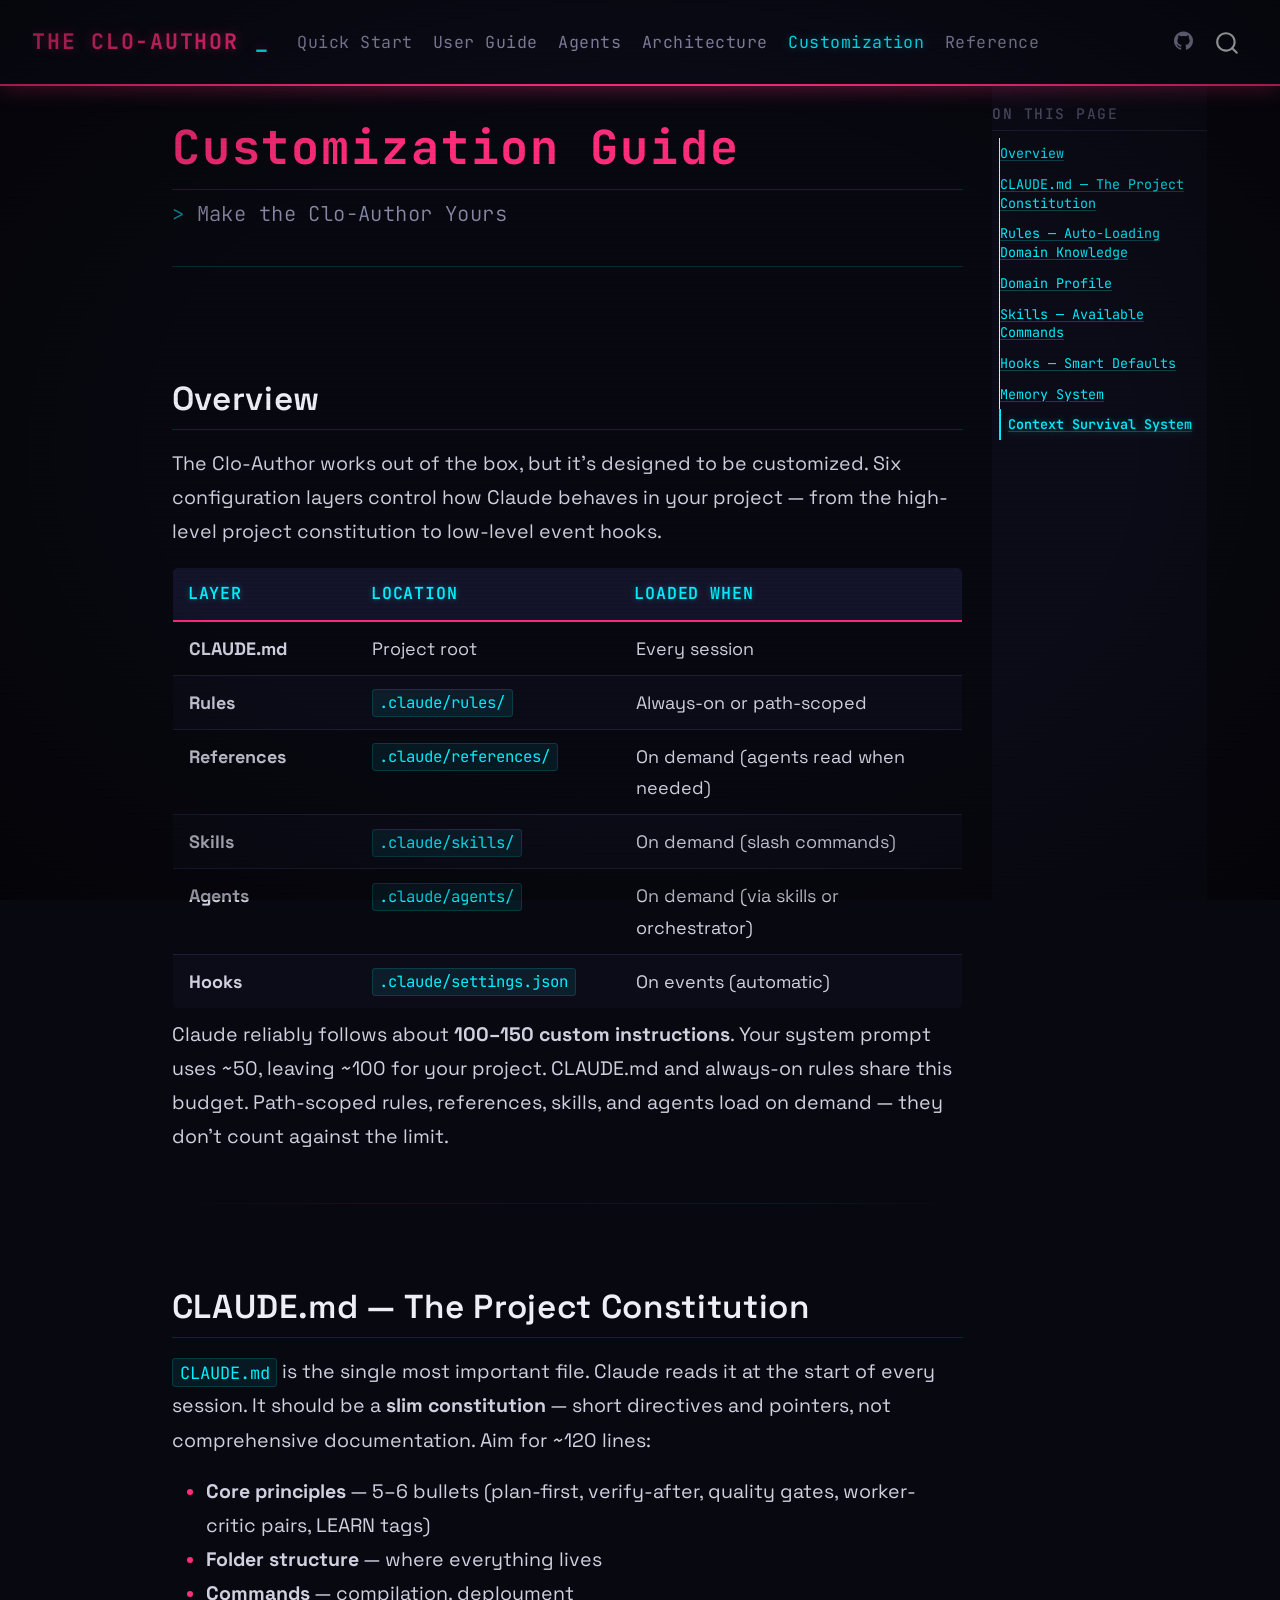
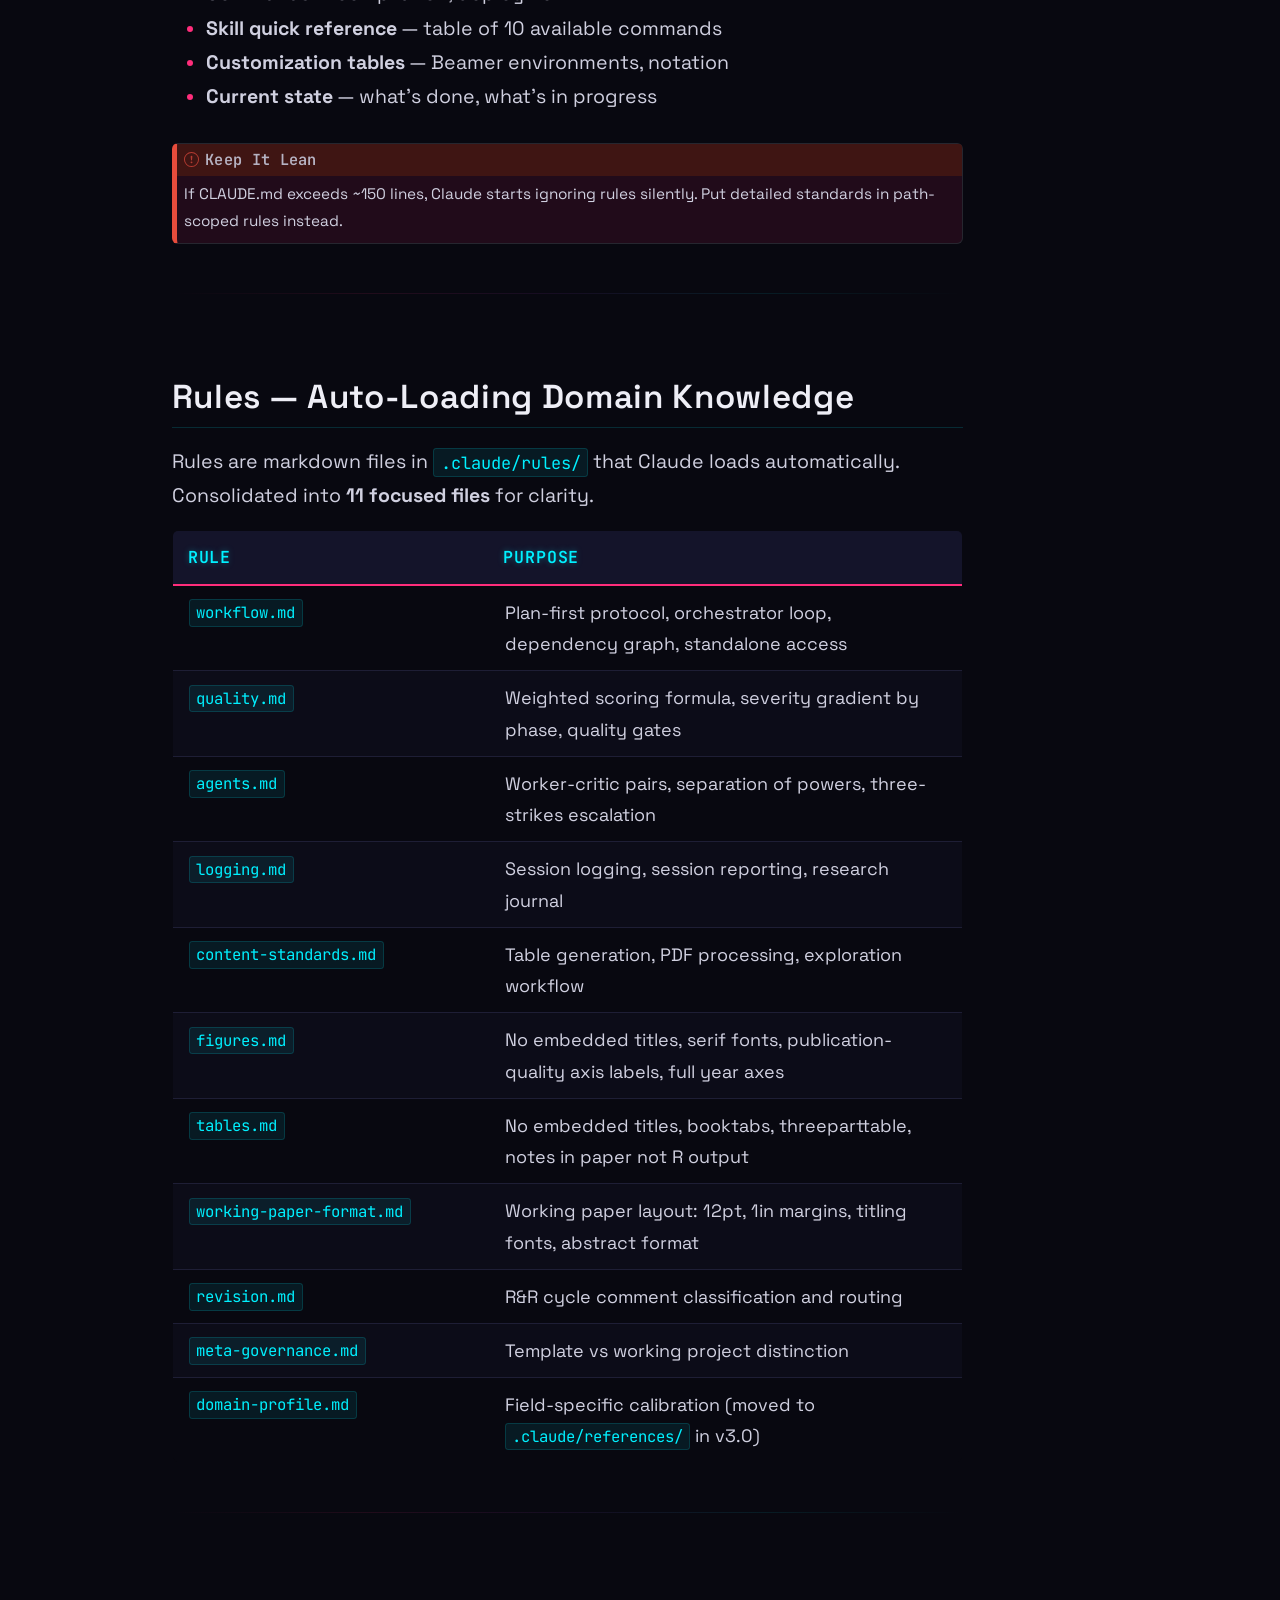
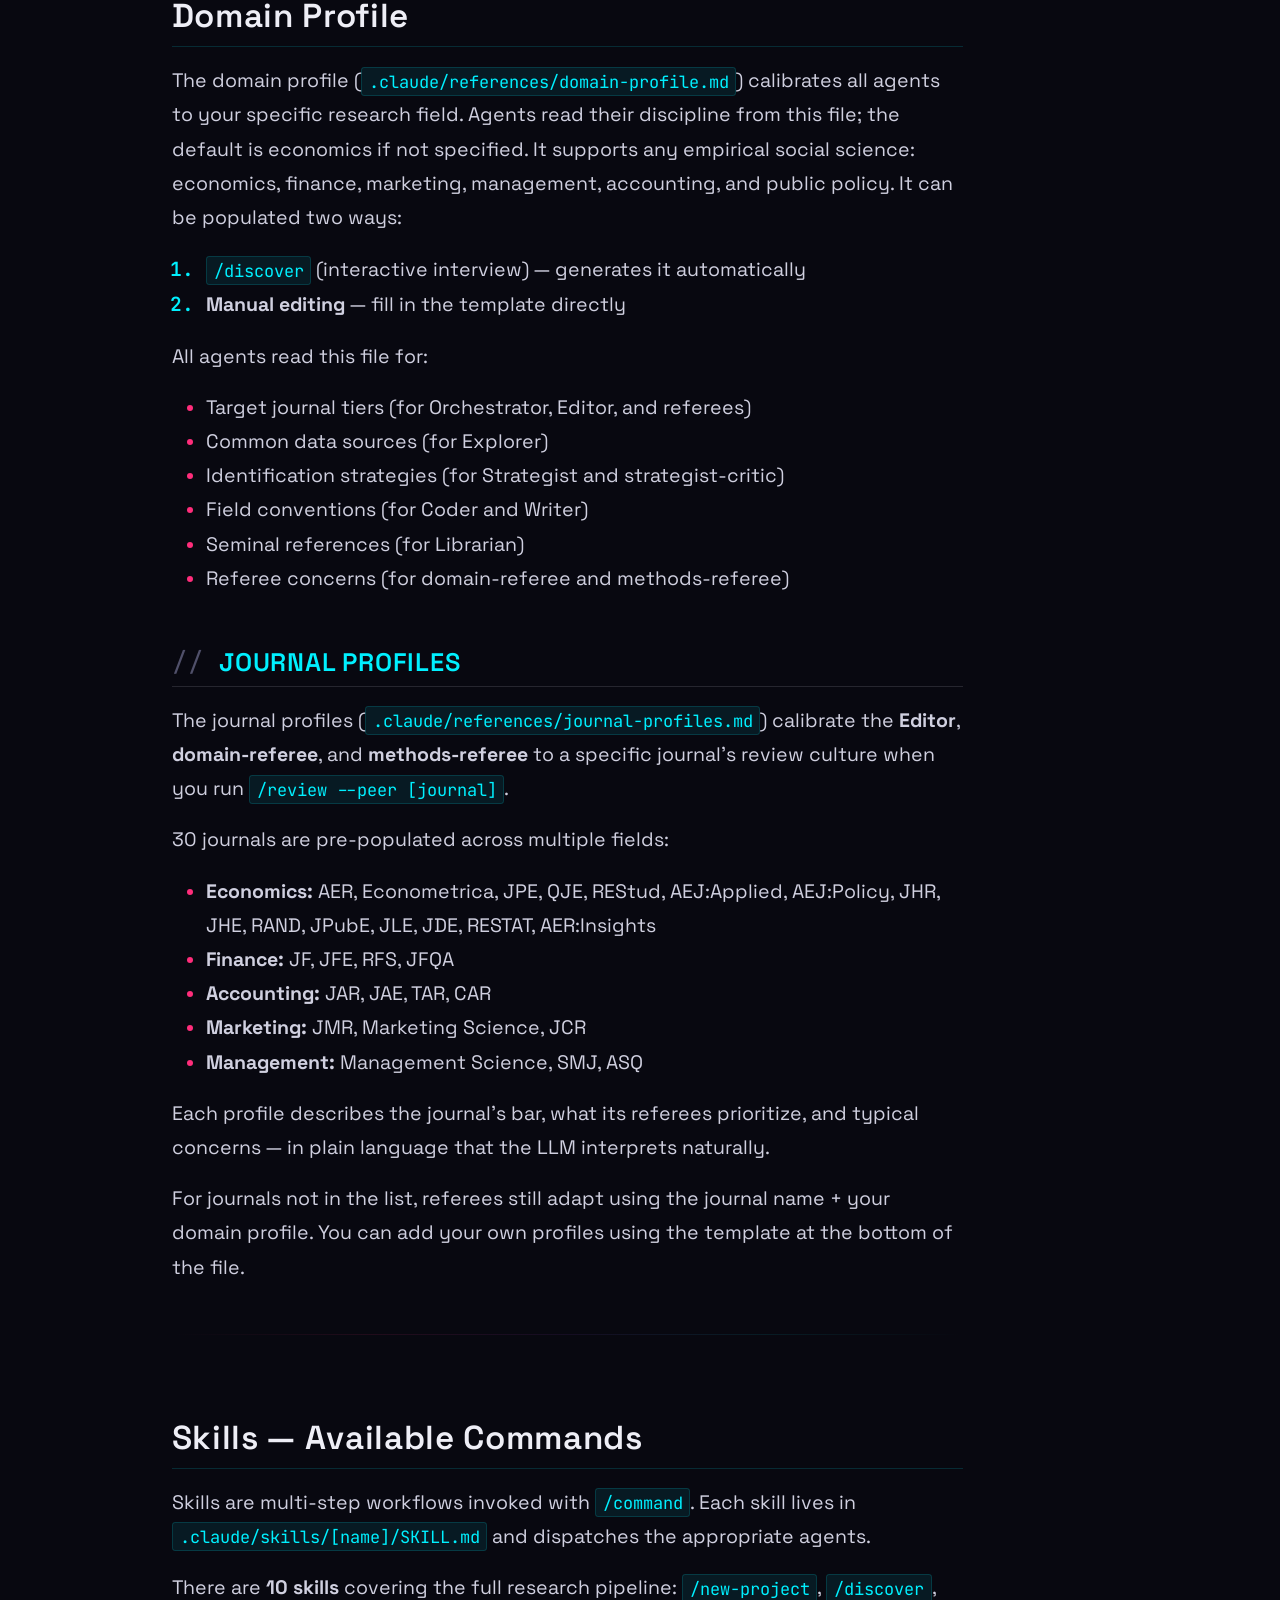
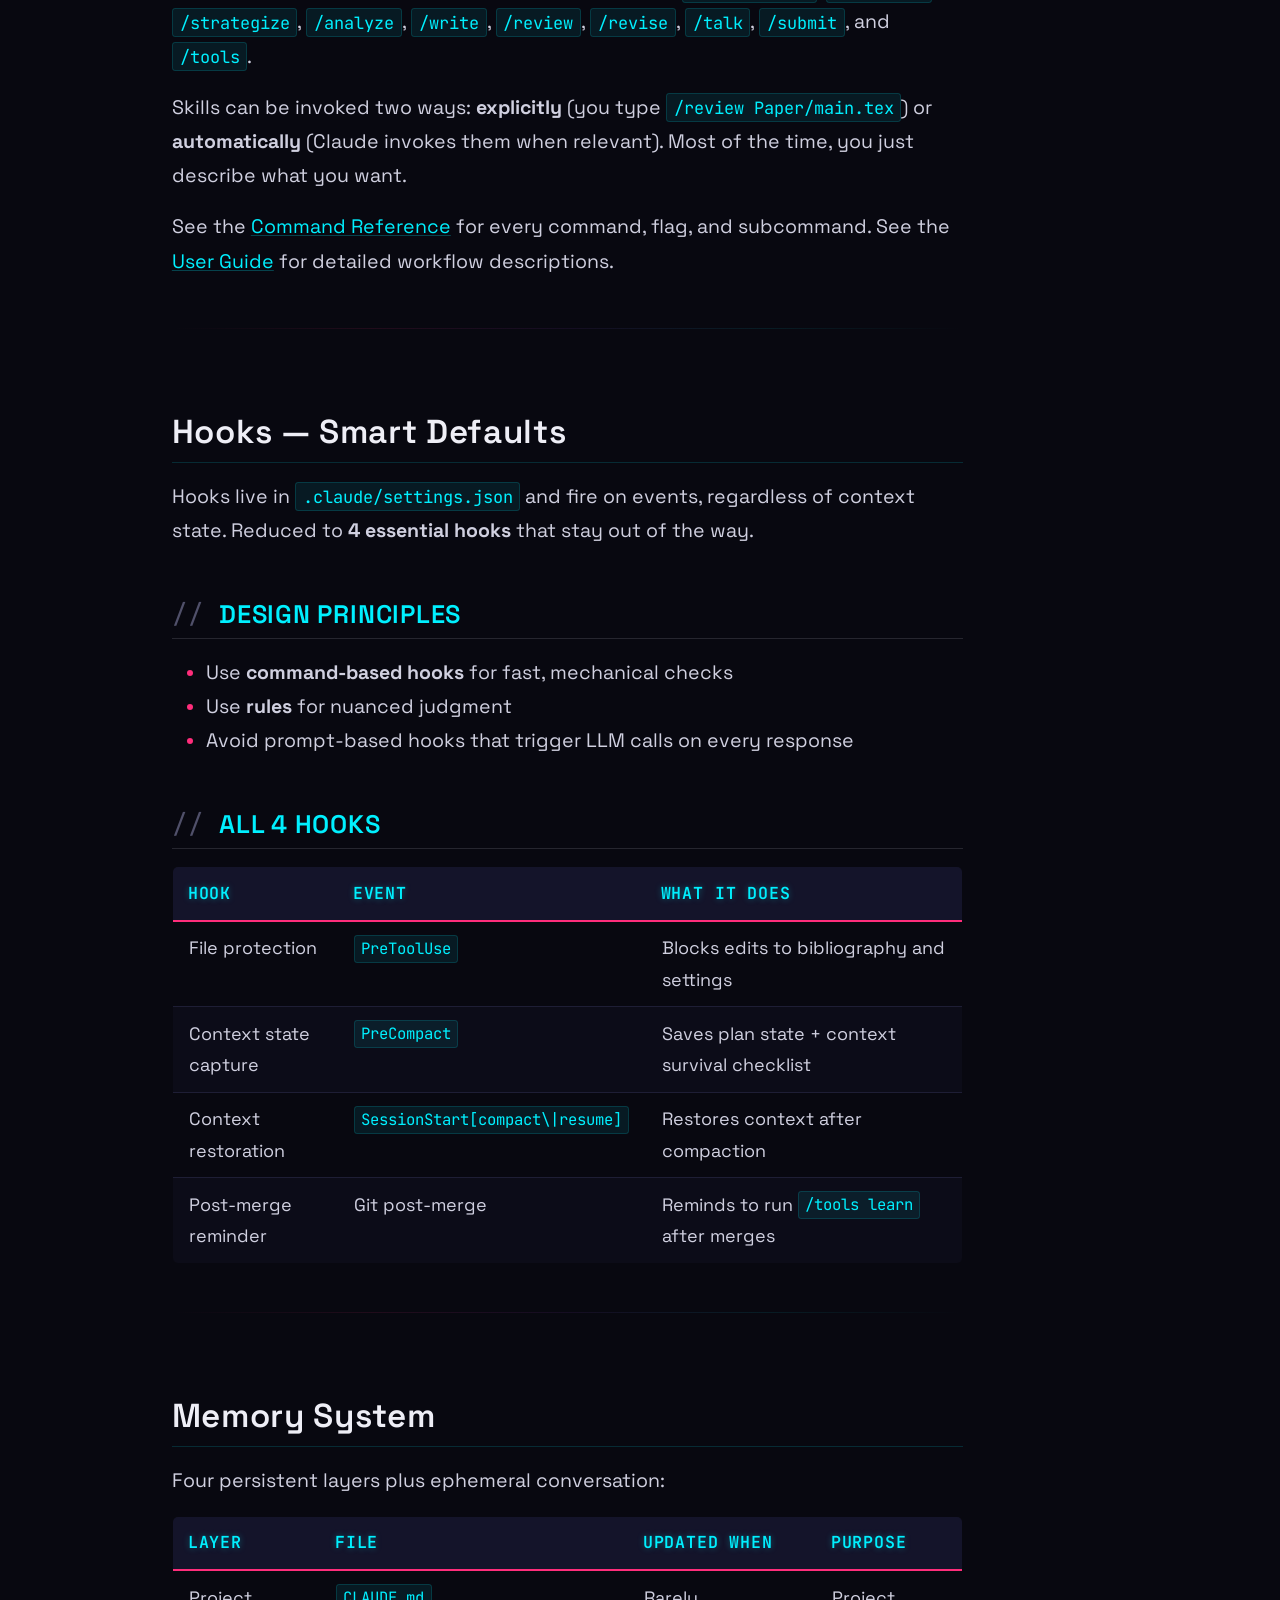
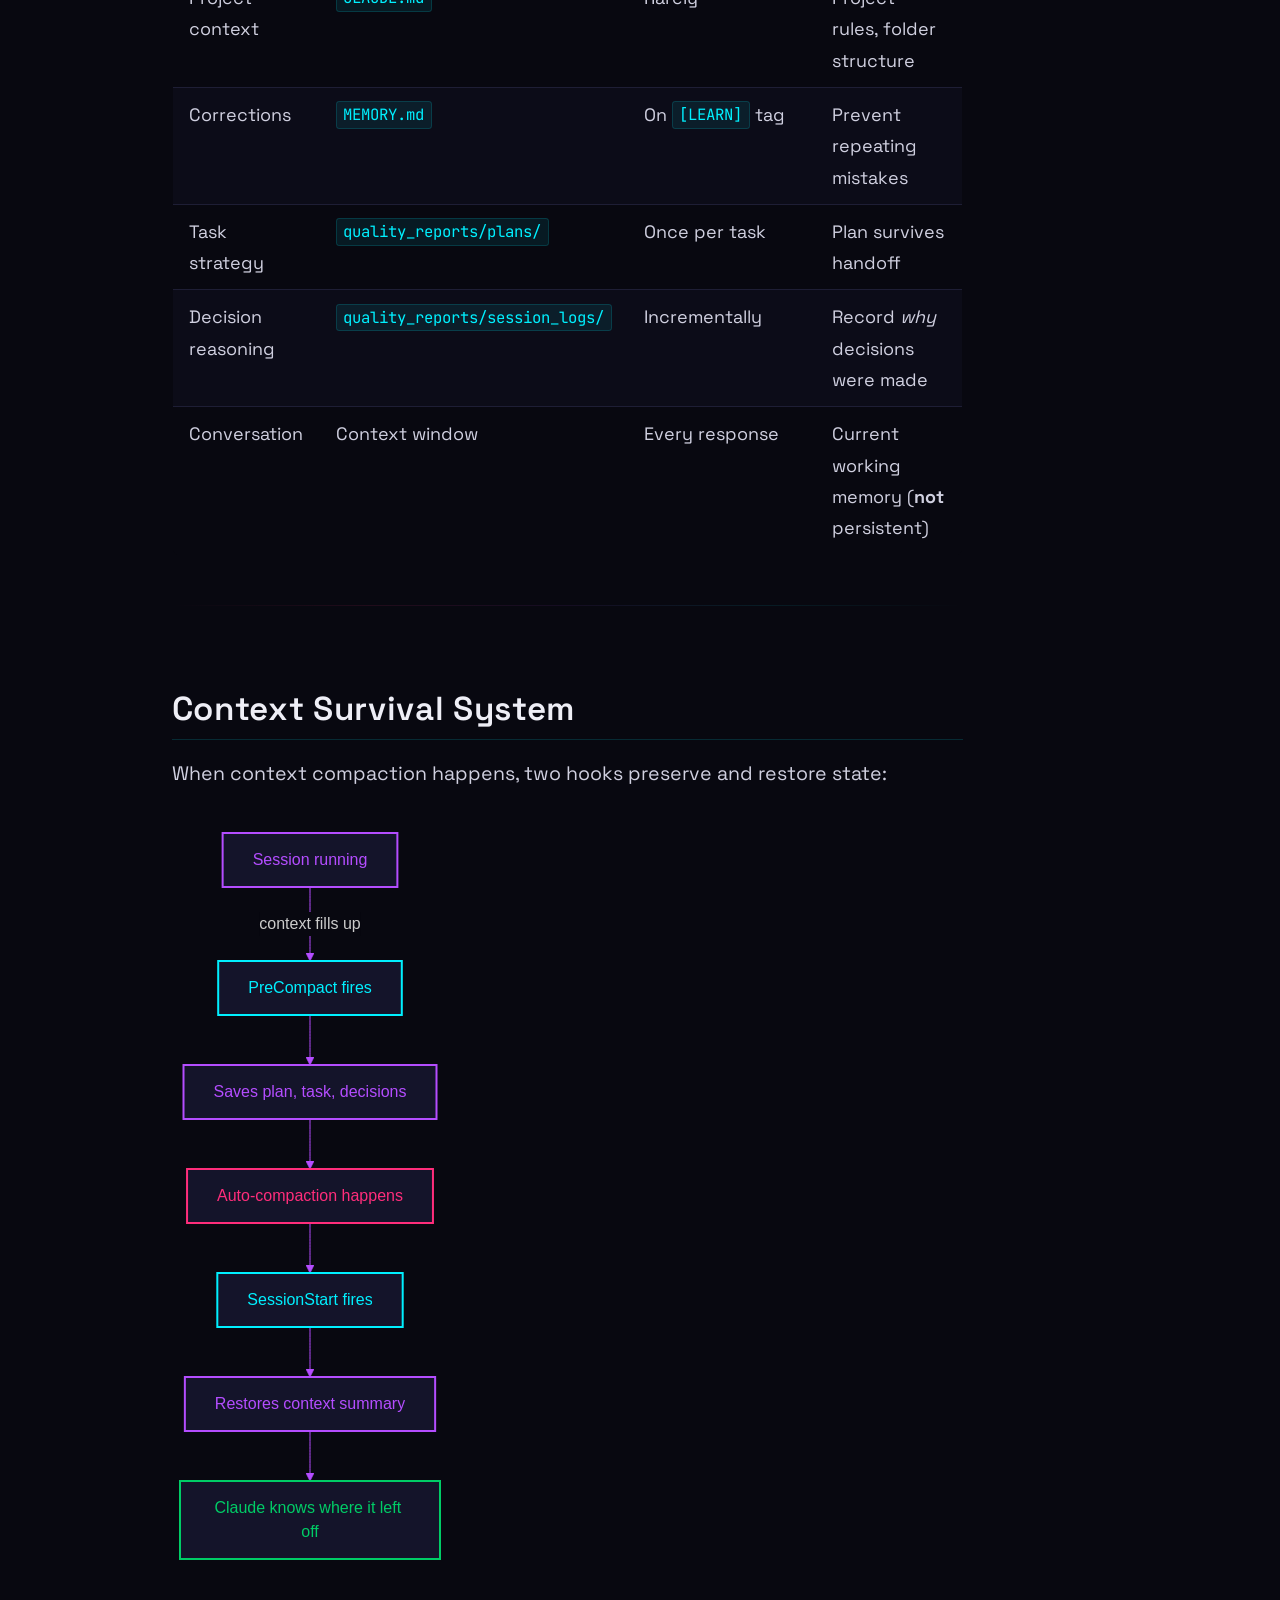
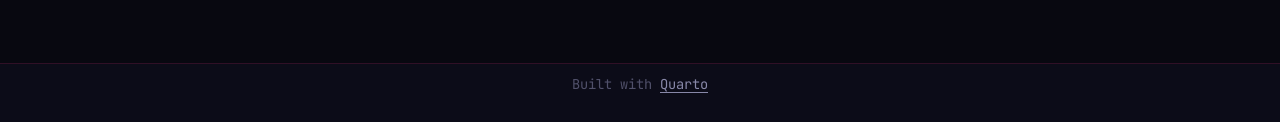
<file: customization.html>
<!DOCTYPE html>
<html xmlns="http://www.w3.org/1999/xhtml" lang="en" xml:lang="en"><head>

<meta charset="utf-8">
<meta name="generator" content="quarto-1.8.27">

<meta name="viewport" content="width=device-width, initial-scale=1.0, user-scalable=yes">


<title>Customization Guide – The Clo-Author</title>
<style>
code{white-space: pre-wrap;}
span.smallcaps{font-variant: small-caps;}
div.columns{display: flex; gap: min(4vw, 1.5em);}
div.column{flex: auto; overflow-x: auto;}
div.hanging-indent{margin-left: 1.5em; text-indent: -1.5em;}
ul.task-list{list-style: none;}
ul.task-list li input[type="checkbox"] {
  width: 0.8em;
  margin: 0 0.8em 0.2em -1em; /* quarto-specific, see https://github.com/quarto-dev/quarto-cli/issues/4556 */ 
  vertical-align: middle;
}
</style>


<script src="site_libs/quarto-nav/quarto-nav.js"></script>
<script src="site_libs/quarto-nav/headroom.min.js"></script>
<script src="site_libs/clipboard/clipboard.min.js"></script>
<script src="site_libs/quarto-search/autocomplete.umd.js"></script>
<script src="site_libs/quarto-search/fuse.min.js"></script>
<script src="site_libs/quarto-search/quarto-search.js"></script>
<meta name="quarto:offset" content="./">
<script src="site_libs/quarto-html/quarto.js" type="module"></script>
<script src="site_libs/quarto-html/tabsets/tabsets.js" type="module"></script>
<script src="site_libs/quarto-html/axe/axe-check.js" type="module"></script>
<script src="site_libs/quarto-html/popper.min.js"></script>
<script src="site_libs/quarto-html/tippy.umd.min.js"></script>
<script src="site_libs/quarto-html/anchor.min.js"></script>
<link href="site_libs/quarto-html/tippy.css" rel="stylesheet">
<link href="site_libs/quarto-html/quarto-syntax-highlighting-dark-be788d54854417ccf85972ce5a1e216a.css" rel="stylesheet" id="quarto-text-highlighting-styles">
<script src="site_libs/bootstrap/bootstrap.min.js"></script>
<link href="site_libs/bootstrap/bootstrap-icons.css" rel="stylesheet">
<link href="site_libs/bootstrap/bootstrap-2ed217316077e1b63917f5fed0b8555e.min.css" rel="stylesheet" append-hash="true" id="quarto-bootstrap" data-mode="dark">
<script id="quarto-search-options" type="application/json">{
  "location": "navbar",
  "copy-button": false,
  "collapse-after": 3,
  "panel-placement": "end",
  "type": "overlay",
  "limit": 50,
  "keyboard-shortcut": [
    "f",
    "/",
    "s"
  ],
  "show-item-context": false,
  "language": {
    "search-no-results-text": "No results",
    "search-matching-documents-text": "matching documents",
    "search-copy-link-title": "Copy link to search",
    "search-hide-matches-text": "Hide additional matches",
    "search-more-match-text": "more match in this document",
    "search-more-matches-text": "more matches in this document",
    "search-clear-button-title": "Clear",
    "search-text-placeholder": "",
    "search-detached-cancel-button-title": "Cancel",
    "search-submit-button-title": "Submit",
    "search-label": "Search"
  }
}</script>
<style>html{ scroll-behavior: smooth; }</style>
<meta name="mermaid-theme" content="dark">
<script src="site_libs/quarto-diagram/mermaid.min.js"></script>
<script src="site_libs/quarto-diagram/mermaid-init.js"></script>
<link href="site_libs/quarto-diagram/mermaid.css" rel="stylesheet">


</head>

<body class="nav-fixed quarto-light">

<div id="quarto-search-results"></div>
  <header id="quarto-header" class="headroom fixed-top">
    <nav class="navbar navbar-expand-lg " data-bs-theme="dark">
      <div class="navbar-container container-fluid">
      <div class="navbar-brand-container mx-auto">
    <a class="navbar-brand" href="./index.html">
    <span class="navbar-title">The Clo-Author</span>
    </a>
  </div>
            <div id="quarto-search" class="" title="Search"></div>
          <button class="navbar-toggler" type="button" data-bs-toggle="collapse" data-bs-target="#navbarCollapse" aria-controls="navbarCollapse" role="menu" aria-expanded="false" aria-label="Toggle navigation" onclick="if (window.quartoToggleHeadroom) { window.quartoToggleHeadroom(); }">
  <span class="navbar-toggler-icon"></span>
</button>
          <div class="collapse navbar-collapse" id="navbarCollapse">
            <ul class="navbar-nav navbar-nav-scroll me-auto">
  <li class="nav-item">
    <a class="nav-link" href="./index.html"> 
<span class="menu-text">Quick Start</span></a>
  </li>  
  <li class="nav-item">
    <a class="nav-link" href="./user-guide.html"> 
<span class="menu-text">User Guide</span></a>
  </li>  
  <li class="nav-item">
    <a class="nav-link" href="./agents.html"> 
<span class="menu-text">Agents</span></a>
  </li>  
  <li class="nav-item">
    <a class="nav-link" href="./architecture.html"> 
<span class="menu-text">Architecture</span></a>
  </li>  
  <li class="nav-item">
    <a class="nav-link active" href="./customization.html" aria-current="page"> 
<span class="menu-text">Customization</span></a>
  </li>  
  <li class="nav-item">
    <a class="nav-link" href="./reference.html"> 
<span class="menu-text">Reference</span></a>
  </li>  
</ul>
            <ul class="navbar-nav navbar-nav-scroll ms-auto">
  <li class="nav-item compact">
    <a class="nav-link" href="https://github.com/hugosantanna/clo-author"> <i class="bi bi-github" role="img">
</i> 
<span class="menu-text"></span></a>
  </li>  
</ul>
          </div> <!-- /navcollapse -->
            <div class="quarto-navbar-tools">
</div>
      </div> <!-- /container-fluid -->
    </nav>
</header>
<!-- content -->
<div id="quarto-content" class="quarto-container page-columns page-rows-contents page-layout-article page-navbar">
<!-- sidebar -->
<!-- margin-sidebar -->
    <div id="quarto-margin-sidebar" class="sidebar margin-sidebar">
        <nav id="TOC" role="doc-toc" class="toc-active">
    <h2 id="toc-title">On this page</h2>
   
  <ul>
  <li><a href="#overview" id="toc-overview" class="nav-link active" data-scroll-target="#overview">Overview</a></li>
  <li><a href="#claude.md-the-project-constitution" id="toc-claude.md-the-project-constitution" class="nav-link" data-scroll-target="#claude.md-the-project-constitution">CLAUDE.md — The Project Constitution</a></li>
  <li><a href="#rules-auto-loading-domain-knowledge" id="toc-rules-auto-loading-domain-knowledge" class="nav-link" data-scroll-target="#rules-auto-loading-domain-knowledge">Rules — Auto-Loading Domain Knowledge</a></li>
  <li><a href="#domain-profile" id="toc-domain-profile" class="nav-link" data-scroll-target="#domain-profile">Domain Profile</a>
  <ul class="collapse">
  <li><a href="#journal-profiles" id="toc-journal-profiles" class="nav-link" data-scroll-target="#journal-profiles">Journal Profiles</a></li>
  </ul></li>
  <li><a href="#skills-10-core-commands" id="toc-skills-10-core-commands" class="nav-link" data-scroll-target="#skills-10-core-commands">Skills — Available Commands</a></li>
  <li><a href="#hooks-smart-defaults" id="toc-hooks-smart-defaults" class="nav-link" data-scroll-target="#hooks-smart-defaults">Hooks — Smart Defaults</a>
  <ul class="collapse">
  <li><a href="#design-principles" id="toc-design-principles" class="nav-link" data-scroll-target="#design-principles">Design Principles</a></li>
  <li><a href="#all-4-hooks" id="toc-all-4-hooks" class="nav-link" data-scroll-target="#all-4-hooks">All 4 Hooks</a></li>
  </ul></li>
  <li><a href="#memory-system" id="toc-memory-system" class="nav-link" data-scroll-target="#memory-system">Memory System</a></li>
  <li><a href="#context-survival-system" id="toc-context-survival-system" class="nav-link" data-scroll-target="#context-survival-system">Context Survival System</a></li>
  </ul>
</nav>
    </div>
<!-- main -->
<main class="content" id="quarto-document-content">

<header id="title-block-header" class="quarto-title-block default">
<div class="quarto-title">
<h1 class="title">Customization Guide</h1>
<p class="subtitle lead">Make the Clo-Author Yours</p>
</div>



<div class="quarto-title-meta">

    
  
    
  </div>
  


</header>


<section id="overview" class="level1">
<h1>Overview</h1>
<p>The Clo-Author works out of the box, but it’s designed to be customized. Six configuration layers control how Claude behaves in your project — from the high-level project constitution to low-level event hooks.</p>
<table class="caption-top table">
<colgroup>
<col style="width: 23%">
<col style="width: 33%">
<col style="width: 43%">
</colgroup>
<thead>
<tr class="header">
<th>Layer</th>
<th>Location</th>
<th>Loaded When</th>
</tr>
</thead>
<tbody>
<tr class="odd">
<td><strong>CLAUDE.md</strong></td>
<td>Project root</td>
<td>Every session</td>
</tr>
<tr class="even">
<td><strong>Rules</strong></td>
<td><code>.claude/rules/</code></td>
<td>Always-on or path-scoped</td>
</tr>
<tr class="odd">
<td><strong>References</strong></td>
<td><code>.claude/references/</code></td>
<td>On demand (agents read when needed)</td>
</tr>
<tr class="even">
<td><strong>Skills</strong></td>
<td><code>.claude/skills/</code></td>
<td>On demand (slash commands)</td>
</tr>
<tr class="odd">
<td><strong>Agents</strong></td>
<td><code>.claude/agents/</code></td>
<td>On demand (via skills or orchestrator)</td>
</tr>
<tr class="even">
<td><strong>Hooks</strong></td>
<td><code>.claude/settings.json</code></td>
<td>On events (automatic)</td>
</tr>
</tbody>
</table>
<p>Claude reliably follows about <strong>100–150 custom instructions</strong>. Your system prompt uses ~50, leaving ~100 for your project. CLAUDE.md and always-on rules share this budget. Path-scoped rules, references, skills, and agents load on demand — they don’t count against the limit.</p>
<hr>
</section>
<section id="claude.md-the-project-constitution" class="level1">
<h1>CLAUDE.md — The Project Constitution</h1>
<p><code>CLAUDE.md</code> is the single most important file. Claude reads it at the start of every session. It should be a <strong>slim constitution</strong> — short directives and pointers, not comprehensive documentation. Aim for ~120 lines:</p>
<ul>
<li><strong>Core principles</strong> — 5–6 bullets (plan-first, verify-after, quality gates, worker-critic pairs, LEARN tags)</li>
<li><strong>Folder structure</strong> — where everything lives</li>
<li><strong>Commands</strong> — compilation, deployment</li>
<li><strong>Skill quick reference</strong> — table of 10 available commands</li>
<li><strong>Customization tables</strong> — Beamer environments, notation</li>
<li><strong>Current state</strong> — what’s done, what’s in progress</li>
</ul>
<div class="callout callout-style-default callout-important callout-titled">
<div class="callout-header d-flex align-content-center">
<div class="callout-icon-container">
<i class="callout-icon"></i>
</div>
<div class="callout-title-container flex-fill">
<span class="screen-reader-only">Important</span>Keep It Lean
</div>
</div>
<div class="callout-body-container callout-body">
<p>If CLAUDE.md exceeds ~150 lines, Claude starts ignoring rules silently. Put detailed standards in path-scoped rules instead.</p>
</div>
</div>
<hr>
</section>
<section id="rules-auto-loading-domain-knowledge" class="level1">
<h1>Rules — Auto-Loading Domain Knowledge</h1>
<p>Rules are markdown files in <code>.claude/rules/</code> that Claude loads automatically. Consolidated into <strong>11 focused files</strong> for clarity.</p>
<table class="caption-top table">
<colgroup>
<col style="width: 40%">
<col style="width: 60%">
</colgroup>
<thead>
<tr class="header">
<th>Rule</th>
<th>Purpose</th>
</tr>
</thead>
<tbody>
<tr class="odd">
<td><code>workflow.md</code></td>
<td>Plan-first protocol, orchestrator loop, dependency graph, standalone access</td>
</tr>
<tr class="even">
<td><code>quality.md</code></td>
<td>Weighted scoring formula, severity gradient by phase, quality gates</td>
</tr>
<tr class="odd">
<td><code>agents.md</code></td>
<td>Worker-critic pairs, separation of powers, three-strikes escalation</td>
</tr>
<tr class="even">
<td><code>logging.md</code></td>
<td>Session logging, session reporting, research journal</td>
</tr>
<tr class="odd">
<td><code>content-standards.md</code></td>
<td>Table generation, PDF processing, exploration workflow</td>
</tr>
<tr class="even">
<td><code>figures.md</code></td>
<td>No embedded titles, serif fonts, publication-quality axis labels, full year axes</td>
</tr>
<tr class="odd">
<td><code>tables.md</code></td>
<td>No embedded titles, booktabs, threeparttable, notes in paper not R output</td>
</tr>
<tr class="even">
<td><code>working-paper-format.md</code></td>
<td>Working paper layout: 12pt, 1in margins, titling fonts, abstract format</td>
</tr>
<tr class="odd">
<td><code>revision.md</code></td>
<td>R&amp;R cycle comment classification and routing</td>
</tr>
<tr class="even">
<td><code>meta-governance.md</code></td>
<td>Template vs working project distinction</td>
</tr>
<tr class="odd">
<td><code>domain-profile.md</code></td>
<td>Field-specific calibration (moved to <code>.claude/references/</code> in v3.0)</td>
</tr>
</tbody>
</table>
<hr>
</section>
<section id="domain-profile" class="level1">
<h1>Domain Profile</h1>
<p>The domain profile (<code>.claude/references/domain-profile.md</code>) calibrates all agents to your specific research field. Agents read their discipline from this file; the default is economics if not specified. It supports any empirical social science: economics, finance, marketing, management, accounting, and public policy. It can be populated two ways:</p>
<ol type="1">
<li><strong><code>/discover</code></strong> (interactive interview) — generates it automatically</li>
<li><strong>Manual editing</strong> — fill in the template directly</li>
</ol>
<p>All agents read this file for:</p>
<ul>
<li>Target journal tiers (for Orchestrator, Editor, and referees)</li>
<li>Common data sources (for Explorer)</li>
<li>Identification strategies (for Strategist and strategist-critic)</li>
<li>Field conventions (for Coder and Writer)</li>
<li>Seminal references (for Librarian)</li>
<li>Referee concerns (for domain-referee and methods-referee)</li>
</ul>
<section id="journal-profiles" class="level2">
<h2 class="anchored" data-anchor-id="journal-profiles">Journal Profiles</h2>
<p>The journal profiles (<code>.claude/references/journal-profiles.md</code>) calibrate the <strong>Editor</strong>, <strong>domain-referee</strong>, and <strong>methods-referee</strong> to a specific journal’s review culture when you run <code>/review --peer [journal]</code>.</p>
<p>30 journals are pre-populated across multiple fields:</p>
<ul>
<li><strong>Economics:</strong> AER, Econometrica, JPE, QJE, REStud, AEJ:Applied, AEJ:Policy, JHR, JHE, RAND, JPubE, JLE, JDE, RESTAT, AER:Insights</li>
<li><strong>Finance:</strong> JF, JFE, RFS, JFQA</li>
<li><strong>Accounting:</strong> JAR, JAE, TAR, CAR</li>
<li><strong>Marketing:</strong> JMR, Marketing Science, JCR</li>
<li><strong>Management:</strong> Management Science, SMJ, ASQ</li>
</ul>
<p>Each profile describes the journal’s bar, what its referees prioritize, and typical concerns — in plain language that the LLM interprets naturally.</p>
<p>For journals not in the list, referees still adapt using the journal name + your domain profile. You can add your own profiles using the template at the bottom of the file.</p>
<hr>
</section>
</section>
<section id="skills-10-core-commands" class="level1">
<h1>Skills — Available Commands</h1>
<p>Skills are multi-step workflows invoked with <code>/command</code>. Each skill lives in <code>.claude/skills/[name]/SKILL.md</code> and dispatches the appropriate agents.</p>
<p>There are <strong>10 skills</strong> covering the full research pipeline: <code>/new-project</code>, <code>/discover</code>, <code>/strategize</code>, <code>/analyze</code>, <code>/write</code>, <code>/review</code>, <code>/revise</code>, <code>/talk</code>, <code>/submit</code>, and <code>/tools</code>.</p>
<p>Skills can be invoked two ways: <strong>explicitly</strong> (you type <code>/review Paper/main.tex</code>) or <strong>automatically</strong> (Claude invokes them when relevant). Most of the time, you just describe what you want.</p>
<p>See the <a href="./reference.html">Command Reference</a> for every command, flag, and subcommand. See the <a href="./user-guide.html">User Guide</a> for detailed workflow descriptions.</p>
<hr>
</section>
<section id="hooks-smart-defaults" class="level1">
<h1>Hooks — Smart Defaults</h1>
<p>Hooks live in <code>.claude/settings.json</code> and fire on events, regardless of context state. Reduced to <strong>4 essential hooks</strong> that stay out of the way.</p>
<section id="design-principles" class="level2">
<h2 class="anchored" data-anchor-id="design-principles">Design Principles</h2>
<ul>
<li>Use <strong>command-based hooks</strong> for fast, mechanical checks</li>
<li>Use <strong>rules</strong> for nuanced judgment</li>
<li>Avoid prompt-based hooks that trigger LLM calls on every response</li>
</ul>
</section>
<section id="all-4-hooks" class="level2">
<h2 class="anchored" data-anchor-id="all-4-hooks">All 4 Hooks</h2>
<table class="caption-top table">
<colgroup>
<col style="width: 23%">
<col style="width: 26%">
<col style="width: 50%">
</colgroup>
<thead>
<tr class="header">
<th>Hook</th>
<th>Event</th>
<th>What It Does</th>
</tr>
</thead>
<tbody>
<tr class="odd">
<td>File protection</td>
<td><code>PreToolUse</code></td>
<td>Blocks edits to bibliography and settings</td>
</tr>
<tr class="even">
<td>Context state capture</td>
<td><code>PreCompact</code></td>
<td>Saves plan state + context survival checklist</td>
</tr>
<tr class="odd">
<td>Context restoration</td>
<td><code>SessionStart[compact\|resume]</code></td>
<td>Restores context after compaction</td>
</tr>
<tr class="even">
<td>Post-merge reminder</td>
<td>Git post-merge</td>
<td>Reminds to run <code>/tools learn</code> after merges</td>
</tr>
</tbody>
</table>
<hr>
</section>
</section>
<section id="memory-system" class="level1">
<h1>Memory System</h1>
<p>Four persistent layers plus ephemeral conversation:</p>
<table class="caption-top table">
<colgroup>
<col style="width: 19%">
<col style="width: 16%">
<col style="width: 38%">
<col style="width: 25%">
</colgroup>
<thead>
<tr class="header">
<th>Layer</th>
<th>File</th>
<th>Updated When</th>
<th>Purpose</th>
</tr>
</thead>
<tbody>
<tr class="odd">
<td>Project context</td>
<td><code>CLAUDE.md</code></td>
<td>Rarely</td>
<td>Project rules, folder structure</td>
</tr>
<tr class="even">
<td>Corrections</td>
<td><code>MEMORY.md</code></td>
<td>On <code>[LEARN]</code> tag</td>
<td>Prevent repeating mistakes</td>
</tr>
<tr class="odd">
<td>Task strategy</td>
<td><code>quality_reports/plans/</code></td>
<td>Once per task</td>
<td>Plan survives handoff</td>
</tr>
<tr class="even">
<td>Decision reasoning</td>
<td><code>quality_reports/session_logs/</code></td>
<td>Incrementally</td>
<td>Record <em>why</em> decisions were made</td>
</tr>
<tr class="odd">
<td>Conversation</td>
<td>Context window</td>
<td>Every response</td>
<td>Current working memory (<strong>not</strong> persistent)</td>
</tr>
</tbody>
</table>
<hr>
</section>
<section id="context-survival-system" class="level1">
<h1>Context Survival System</h1>
<p>When context compaction happens, two hooks preserve and restore state:</p>
<div class="cell" data-layout-align="default">
<div class="cell-output-display">
<div>
<p></p><figure class="figure"><p></p>
<div>
<pre class="mermaid mermaid-js">%%{init: {'theme': 'dark', 'themeVariables': {'primaryColor': '#14142a', 'primaryTextColor': '#d0d0e0', 'primaryBorderColor': '#b44dff', 'lineColor': '#b44dff', 'secondaryColor': '#0c0c18', 'tertiaryColor': '#080810', 'edgeLabelBackground': '#080810'}}}%%
flowchart TD
    RUN[Session running]:::step --&gt;|context fills up| PRE[PreCompact fires]:::hook
    PRE --&gt; SAVE[Saves plan, task, decisions]:::step
    SAVE --&gt; COMPACT[Auto-compaction happens]:::event
    COMPACT --&gt; POST[SessionStart fires]:::hook
    POST --&gt; RESTORE[Restores context summary]:::step
    RESTORE --&gt; RESUME[Claude knows where it left off]:::approved

    classDef step fill:#14142a,stroke:#b44dff,color:#b44dff,stroke-width:2px
    classDef hook fill:#14142a,stroke:#00f0ff,color:#00f0ff,stroke-width:2px
    classDef event fill:#14142a,stroke:#ff2d7b,color:#ff2d7b,stroke-width:2px
    classDef approved fill:#14142a,stroke:#00cc66,color:#00cc66,stroke-width:2px
</pre>
</div>
<p></p></figure><p></p>
</div>
</div>
</div>


</section>

</main> <!-- /main -->
<script id="quarto-html-after-body" type="application/javascript">
  window.document.addEventListener("DOMContentLoaded", function (event) {
    const icon = "";
    const anchorJS = new window.AnchorJS();
    anchorJS.options = {
      placement: 'right',
      icon: icon
    };
    anchorJS.add('.anchored');
    const isCodeAnnotation = (el) => {
      for (const clz of el.classList) {
        if (clz.startsWith('code-annotation-')) {                     
          return true;
        }
      }
      return false;
    }
    const onCopySuccess = function(e) {
      // button target
      const button = e.trigger;
      // don't keep focus
      button.blur();
      // flash "checked"
      button.classList.add('code-copy-button-checked');
      var currentTitle = button.getAttribute("title");
      button.setAttribute("title", "Copied!");
      let tooltip;
      if (window.bootstrap) {
        button.setAttribute("data-bs-toggle", "tooltip");
        button.setAttribute("data-bs-placement", "left");
        button.setAttribute("data-bs-title", "Copied!");
        tooltip = new bootstrap.Tooltip(button, 
          { trigger: "manual", 
            customClass: "code-copy-button-tooltip",
            offset: [0, -8]});
        tooltip.show();    
      }
      setTimeout(function() {
        if (tooltip) {
          tooltip.hide();
          button.removeAttribute("data-bs-title");
          button.removeAttribute("data-bs-toggle");
          button.removeAttribute("data-bs-placement");
        }
        button.setAttribute("title", currentTitle);
        button.classList.remove('code-copy-button-checked');
      }, 1000);
      // clear code selection
      e.clearSelection();
    }
    const getTextToCopy = function(trigger) {
      const outerScaffold = trigger.parentElement.cloneNode(true);
      const codeEl = outerScaffold.querySelector('code');
      for (const childEl of codeEl.children) {
        if (isCodeAnnotation(childEl)) {
          childEl.remove();
        }
      }
      return codeEl.innerText;
    }
    const clipboard = new window.ClipboardJS('.code-copy-button:not([data-in-quarto-modal])', {
      text: getTextToCopy
    });
    clipboard.on('success', onCopySuccess);
    if (window.document.getElementById('quarto-embedded-source-code-modal')) {
      const clipboardModal = new window.ClipboardJS('.code-copy-button[data-in-quarto-modal]', {
        text: getTextToCopy,
        container: window.document.getElementById('quarto-embedded-source-code-modal')
      });
      clipboardModal.on('success', onCopySuccess);
    }
      var localhostRegex = new RegExp(/^(?:http|https):\/\/localhost\:?[0-9]*\//);
      var mailtoRegex = new RegExp(/^mailto:/);
        var filterRegex = new RegExp("https:\/\/hugosantanna\.github\.io\/clo-author\/");
      var isInternal = (href) => {
          return filterRegex.test(href) || localhostRegex.test(href) || mailtoRegex.test(href);
      }
      // Inspect non-navigation links and adorn them if external
     var links = window.document.querySelectorAll('a[href]:not(.nav-link):not(.navbar-brand):not(.toc-action):not(.sidebar-link):not(.sidebar-item-toggle):not(.pagination-link):not(.no-external):not([aria-hidden]):not(.dropdown-item):not(.quarto-navigation-tool):not(.about-link)');
      for (var i=0; i<links.length; i++) {
        const link = links[i];
        if (!isInternal(link.href)) {
          // undo the damage that might have been done by quarto-nav.js in the case of
          // links that we want to consider external
          if (link.dataset.originalHref !== undefined) {
            link.href = link.dataset.originalHref;
          }
        }
      }
    function tippyHover(el, contentFn, onTriggerFn, onUntriggerFn) {
      const config = {
        allowHTML: true,
        maxWidth: 500,
        delay: 100,
        arrow: false,
        appendTo: function(el) {
            return el.parentElement;
        },
        interactive: true,
        interactiveBorder: 10,
        theme: 'quarto',
        placement: 'bottom-start',
      };
      if (contentFn) {
        config.content = contentFn;
      }
      if (onTriggerFn) {
        config.onTrigger = onTriggerFn;
      }
      if (onUntriggerFn) {
        config.onUntrigger = onUntriggerFn;
      }
      window.tippy(el, config); 
    }
    const noterefs = window.document.querySelectorAll('a[role="doc-noteref"]');
    for (var i=0; i<noterefs.length; i++) {
      const ref = noterefs[i];
      tippyHover(ref, function() {
        // use id or data attribute instead here
        let href = ref.getAttribute('data-footnote-href') || ref.getAttribute('href');
        try { href = new URL(href).hash; } catch {}
        const id = href.replace(/^#\/?/, "");
        const note = window.document.getElementById(id);
        if (note) {
          return note.innerHTML;
        } else {
          return "";
        }
      });
    }
    const xrefs = window.document.querySelectorAll('a.quarto-xref');
    const processXRef = (id, note) => {
      // Strip column container classes
      const stripColumnClz = (el) => {
        el.classList.remove("page-full", "page-columns");
        if (el.children) {
          for (const child of el.children) {
            stripColumnClz(child);
          }
        }
      }
      stripColumnClz(note)
      if (id === null || id.startsWith('sec-')) {
        // Special case sections, only their first couple elements
        const container = document.createElement("div");
        if (note.children && note.children.length > 2) {
          container.appendChild(note.children[0].cloneNode(true));
          for (let i = 1; i < note.children.length; i++) {
            const child = note.children[i];
            if (child.tagName === "P" && child.innerText === "") {
              continue;
            } else {
              container.appendChild(child.cloneNode(true));
              break;
            }
          }
          if (window.Quarto?.typesetMath) {
            window.Quarto.typesetMath(container);
          }
          return container.innerHTML
        } else {
          if (window.Quarto?.typesetMath) {
            window.Quarto.typesetMath(note);
          }
          return note.innerHTML;
        }
      } else {
        // Remove any anchor links if they are present
        const anchorLink = note.querySelector('a.anchorjs-link');
        if (anchorLink) {
          anchorLink.remove();
        }
        if (window.Quarto?.typesetMath) {
          window.Quarto.typesetMath(note);
        }
        if (note.classList.contains("callout")) {
          return note.outerHTML;
        } else {
          return note.innerHTML;
        }
      }
    }
    for (var i=0; i<xrefs.length; i++) {
      const xref = xrefs[i];
      tippyHover(xref, undefined, function(instance) {
        instance.disable();
        let url = xref.getAttribute('href');
        let hash = undefined; 
        if (url.startsWith('#')) {
          hash = url;
        } else {
          try { hash = new URL(url).hash; } catch {}
        }
        if (hash) {
          const id = hash.replace(/^#\/?/, "");
          const note = window.document.getElementById(id);
          if (note !== null) {
            try {
              const html = processXRef(id, note.cloneNode(true));
              instance.setContent(html);
            } finally {
              instance.enable();
              instance.show();
            }
          } else {
            // See if we can fetch this
            fetch(url.split('#')[0])
            .then(res => res.text())
            .then(html => {
              const parser = new DOMParser();
              const htmlDoc = parser.parseFromString(html, "text/html");
              const note = htmlDoc.getElementById(id);
              if (note !== null) {
                const html = processXRef(id, note);
                instance.setContent(html);
              } 
            }).finally(() => {
              instance.enable();
              instance.show();
            });
          }
        } else {
          // See if we can fetch a full url (with no hash to target)
          // This is a special case and we should probably do some content thinning / targeting
          fetch(url)
          .then(res => res.text())
          .then(html => {
            const parser = new DOMParser();
            const htmlDoc = parser.parseFromString(html, "text/html");
            const note = htmlDoc.querySelector('main.content');
            if (note !== null) {
              // This should only happen for chapter cross references
              // (since there is no id in the URL)
              // remove the first header
              if (note.children.length > 0 && note.children[0].tagName === "HEADER") {
                note.children[0].remove();
              }
              const html = processXRef(null, note);
              instance.setContent(html);
            } 
          }).finally(() => {
            instance.enable();
            instance.show();
          });
        }
      }, function(instance) {
      });
    }
        let selectedAnnoteEl;
        const selectorForAnnotation = ( cell, annotation) => {
          let cellAttr = 'data-code-cell="' + cell + '"';
          let lineAttr = 'data-code-annotation="' +  annotation + '"';
          const selector = 'span[' + cellAttr + '][' + lineAttr + ']';
          return selector;
        }
        const selectCodeLines = (annoteEl) => {
          const doc = window.document;
          const targetCell = annoteEl.getAttribute("data-target-cell");
          const targetAnnotation = annoteEl.getAttribute("data-target-annotation");
          const annoteSpan = window.document.querySelector(selectorForAnnotation(targetCell, targetAnnotation));
          const lines = annoteSpan.getAttribute("data-code-lines").split(",");
          const lineIds = lines.map((line) => {
            return targetCell + "-" + line;
          })
          let top = null;
          let height = null;
          let parent = null;
          if (lineIds.length > 0) {
              //compute the position of the single el (top and bottom and make a div)
              const el = window.document.getElementById(lineIds[0]);
              top = el.offsetTop;
              height = el.offsetHeight;
              parent = el.parentElement.parentElement;
            if (lineIds.length > 1) {
              const lastEl = window.document.getElementById(lineIds[lineIds.length - 1]);
              const bottom = lastEl.offsetTop + lastEl.offsetHeight;
              height = bottom - top;
            }
            if (top !== null && height !== null && parent !== null) {
              // cook up a div (if necessary) and position it 
              let div = window.document.getElementById("code-annotation-line-highlight");
              if (div === null) {
                div = window.document.createElement("div");
                div.setAttribute("id", "code-annotation-line-highlight");
                div.style.position = 'absolute';
                parent.appendChild(div);
              }
              div.style.top = top - 2 + "px";
              div.style.height = height + 4 + "px";
              div.style.left = 0;
              let gutterDiv = window.document.getElementById("code-annotation-line-highlight-gutter");
              if (gutterDiv === null) {
                gutterDiv = window.document.createElement("div");
                gutterDiv.setAttribute("id", "code-annotation-line-highlight-gutter");
                gutterDiv.style.position = 'absolute';
                const codeCell = window.document.getElementById(targetCell);
                const gutter = codeCell.querySelector('.code-annotation-gutter');
                gutter.appendChild(gutterDiv);
              }
              gutterDiv.style.top = top - 2 + "px";
              gutterDiv.style.height = height + 4 + "px";
            }
            selectedAnnoteEl = annoteEl;
          }
        };
        const unselectCodeLines = () => {
          const elementsIds = ["code-annotation-line-highlight", "code-annotation-line-highlight-gutter"];
          elementsIds.forEach((elId) => {
            const div = window.document.getElementById(elId);
            if (div) {
              div.remove();
            }
          });
          selectedAnnoteEl = undefined;
        };
          // Handle positioning of the toggle
      window.addEventListener(
        "resize",
        throttle(() => {
          elRect = undefined;
          if (selectedAnnoteEl) {
            selectCodeLines(selectedAnnoteEl);
          }
        }, 10)
      );
      function throttle(fn, ms) {
      let throttle = false;
      let timer;
        return (...args) => {
          if(!throttle) { // first call gets through
              fn.apply(this, args);
              throttle = true;
          } else { // all the others get throttled
              if(timer) clearTimeout(timer); // cancel #2
              timer = setTimeout(() => {
                fn.apply(this, args);
                timer = throttle = false;
              }, ms);
          }
        };
      }
        // Attach click handler to the DT
        const annoteDls = window.document.querySelectorAll('dt[data-target-cell]');
        for (const annoteDlNode of annoteDls) {
          annoteDlNode.addEventListener('click', (event) => {
            const clickedEl = event.target;
            if (clickedEl !== selectedAnnoteEl) {
              unselectCodeLines();
              const activeEl = window.document.querySelector('dt[data-target-cell].code-annotation-active');
              if (activeEl) {
                activeEl.classList.remove('code-annotation-active');
              }
              selectCodeLines(clickedEl);
              clickedEl.classList.add('code-annotation-active');
            } else {
              // Unselect the line
              unselectCodeLines();
              clickedEl.classList.remove('code-annotation-active');
            }
          });
        }
    const findCites = (el) => {
      const parentEl = el.parentElement;
      if (parentEl) {
        const cites = parentEl.dataset.cites;
        if (cites) {
          return {
            el,
            cites: cites.split(' ')
          };
        } else {
          return findCites(el.parentElement)
        }
      } else {
        return undefined;
      }
    };
    var bibliorefs = window.document.querySelectorAll('a[role="doc-biblioref"]');
    for (var i=0; i<bibliorefs.length; i++) {
      const ref = bibliorefs[i];
      const citeInfo = findCites(ref);
      if (citeInfo) {
        tippyHover(citeInfo.el, function() {
          var popup = window.document.createElement('div');
          citeInfo.cites.forEach(function(cite) {
            var citeDiv = window.document.createElement('div');
            citeDiv.classList.add('hanging-indent');
            citeDiv.classList.add('csl-entry');
            var biblioDiv = window.document.getElementById('ref-' + cite);
            if (biblioDiv) {
              citeDiv.innerHTML = biblioDiv.innerHTML;
            }
            popup.appendChild(citeDiv);
          });
          return popup.innerHTML;
        });
      }
    }
  });
  </script>
</div> <!-- /content -->
<footer class="footer">
  <div class="nav-footer">
    <div class="nav-footer-left">
      &nbsp;
    </div>   
    <div class="nav-footer-center">
<p>Built with <a href="https://quarto.org">Quarto</a></p>
</div>
    <div class="nav-footer-right">
      &nbsp;
    </div>
  </div>
</footer>




<script src="site_libs/quarto-html/zenscroll-min.js"></script>
</body></html>
</file>
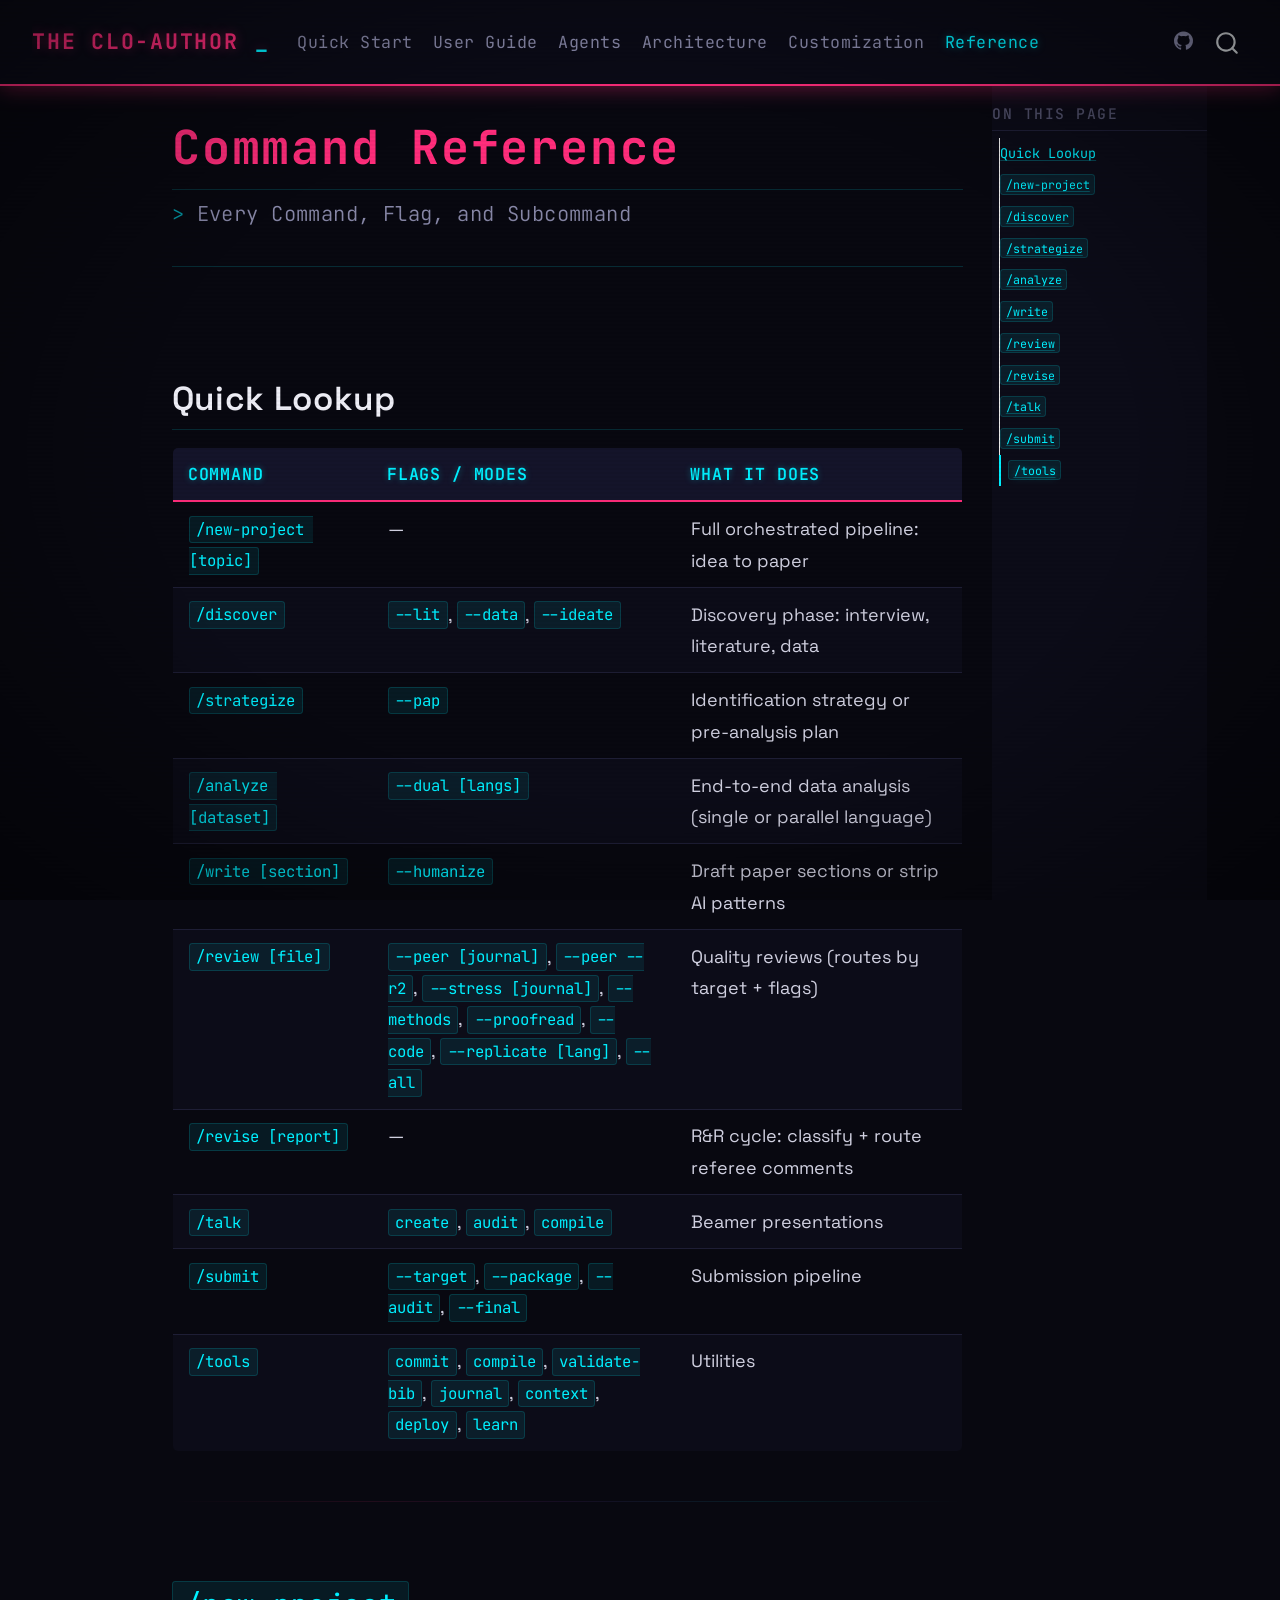
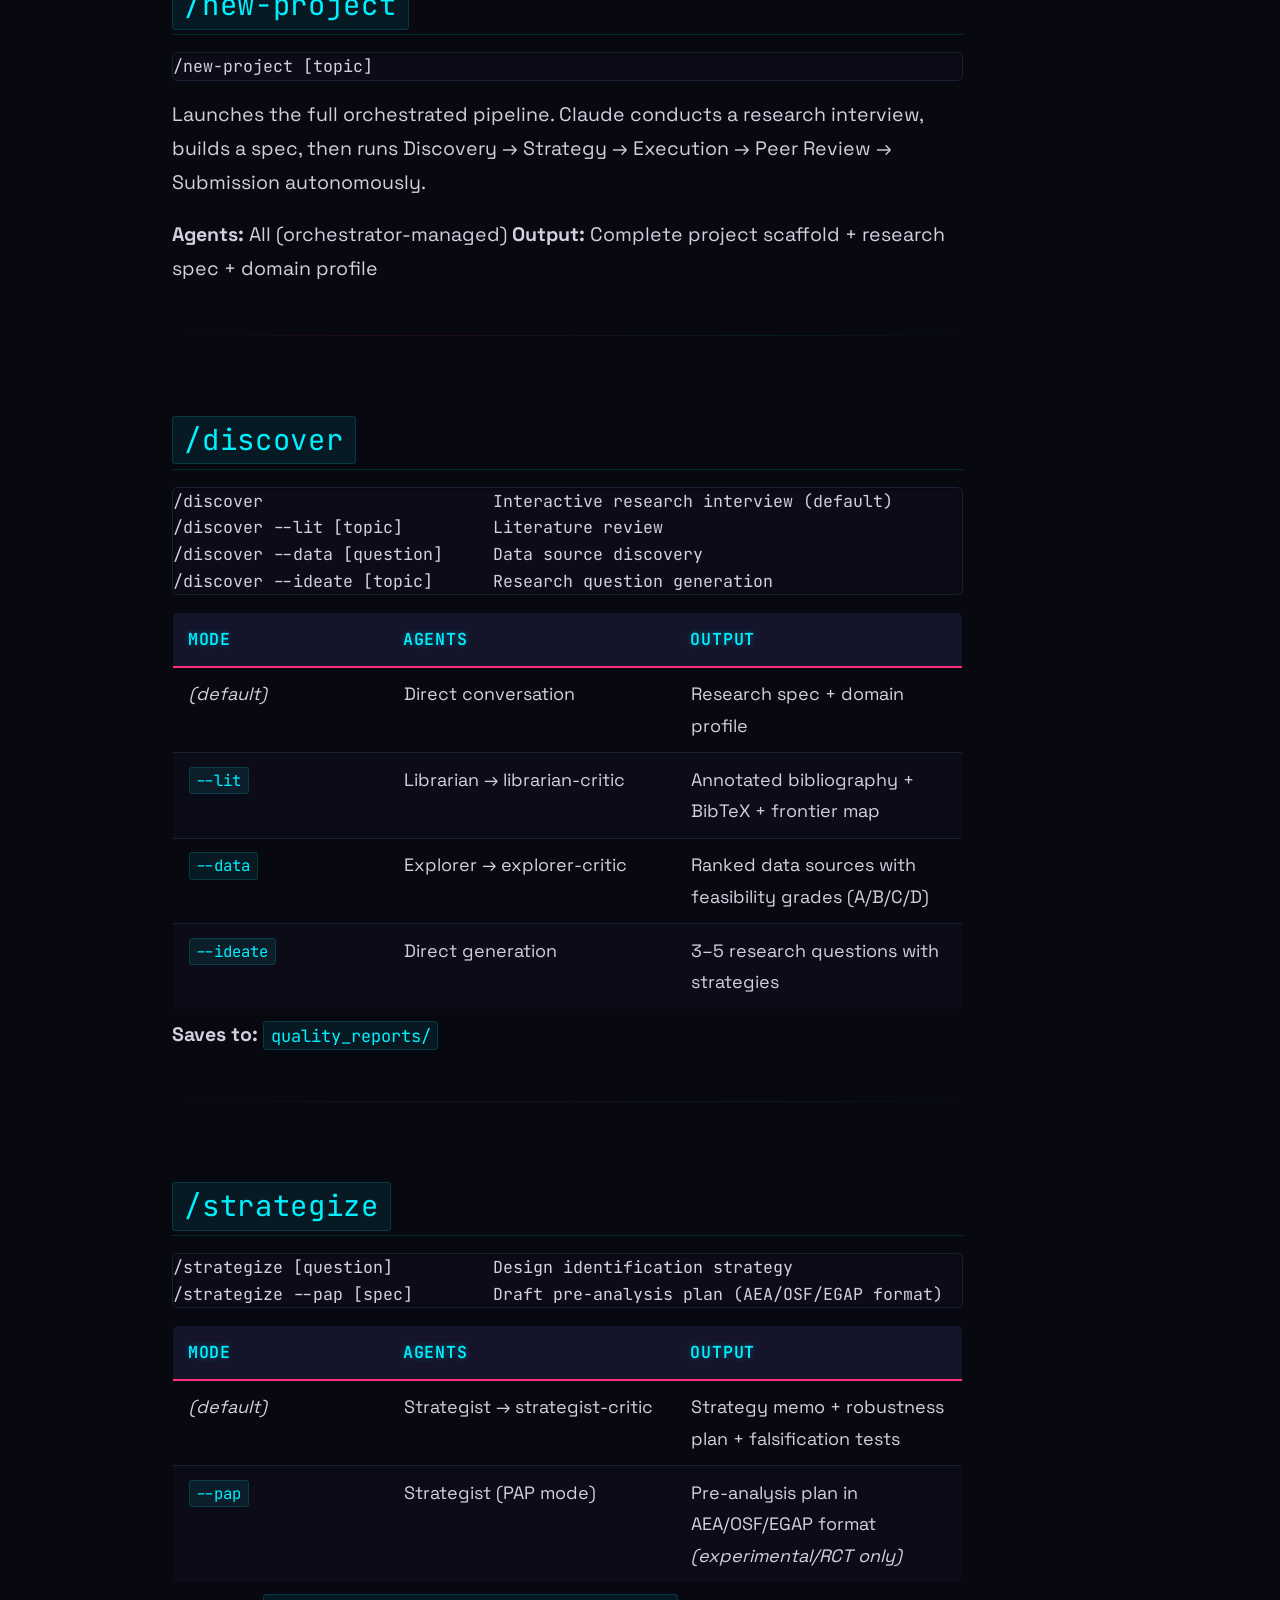
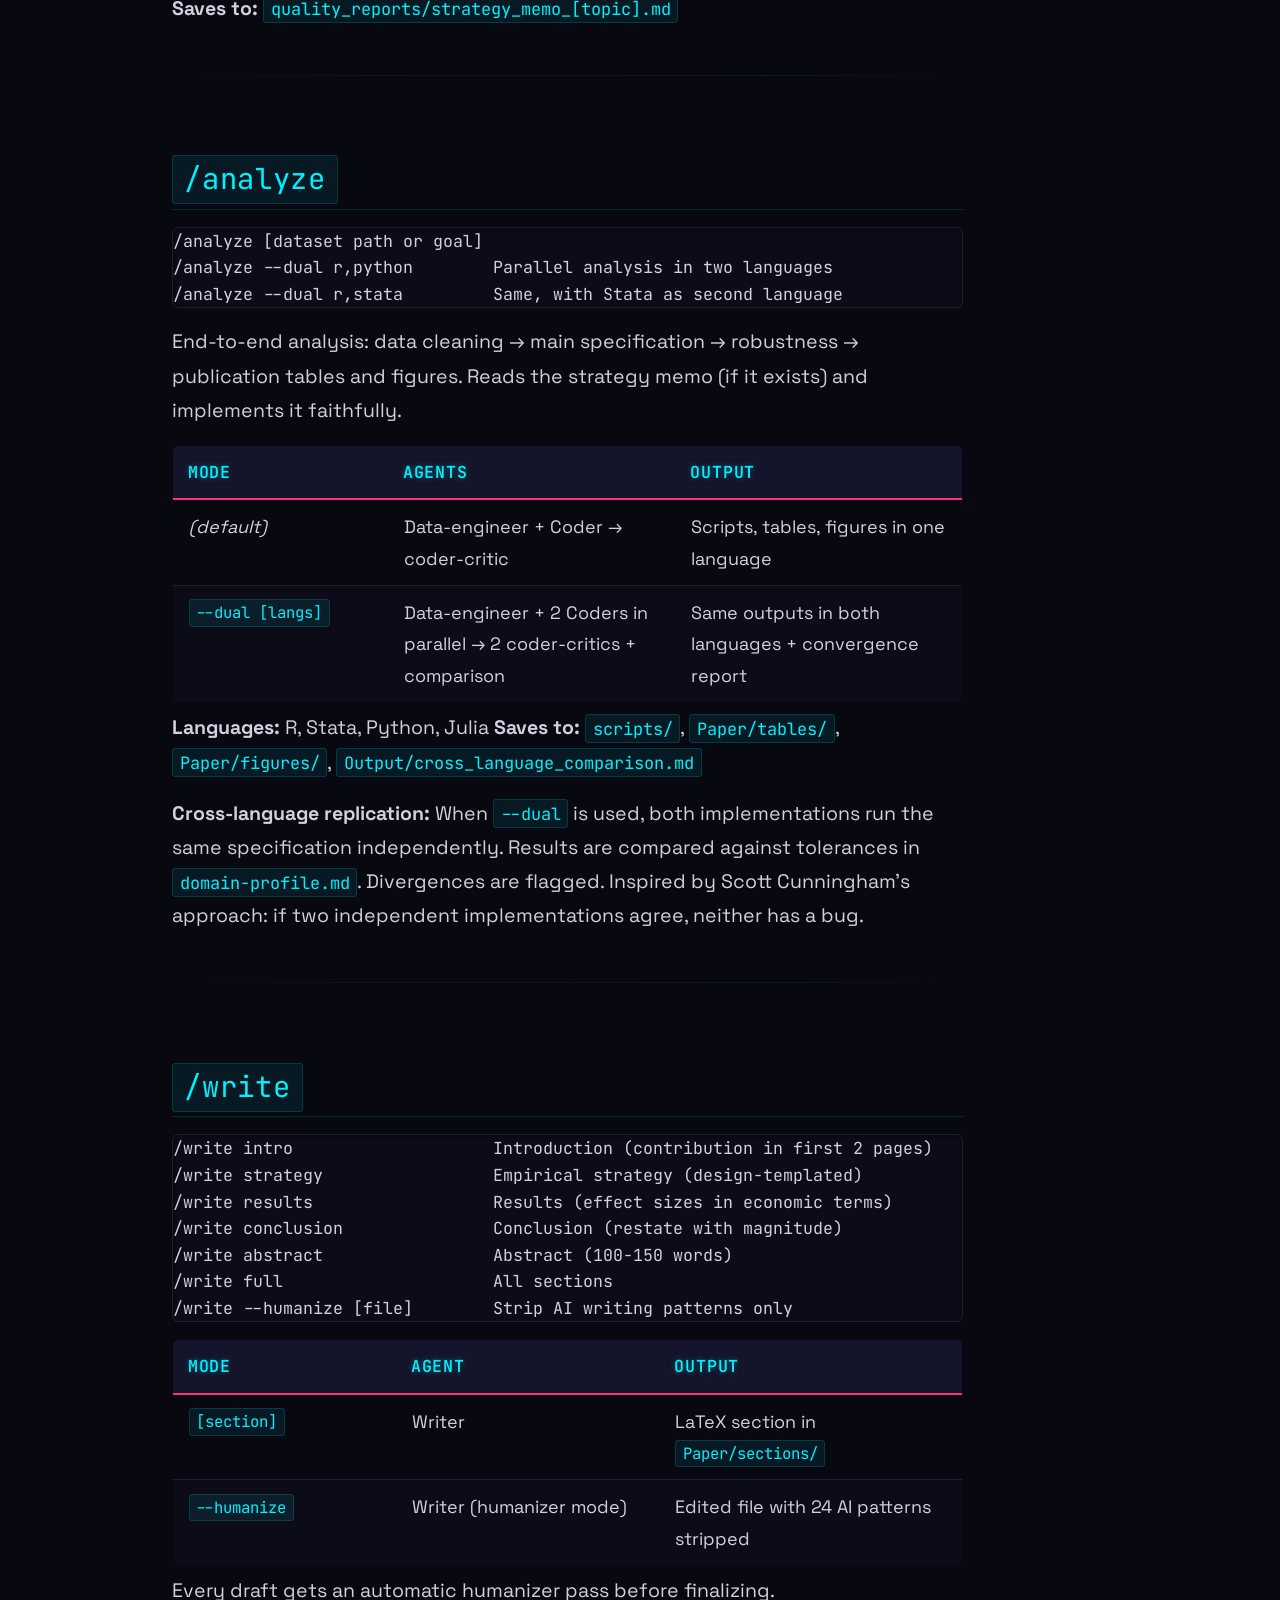
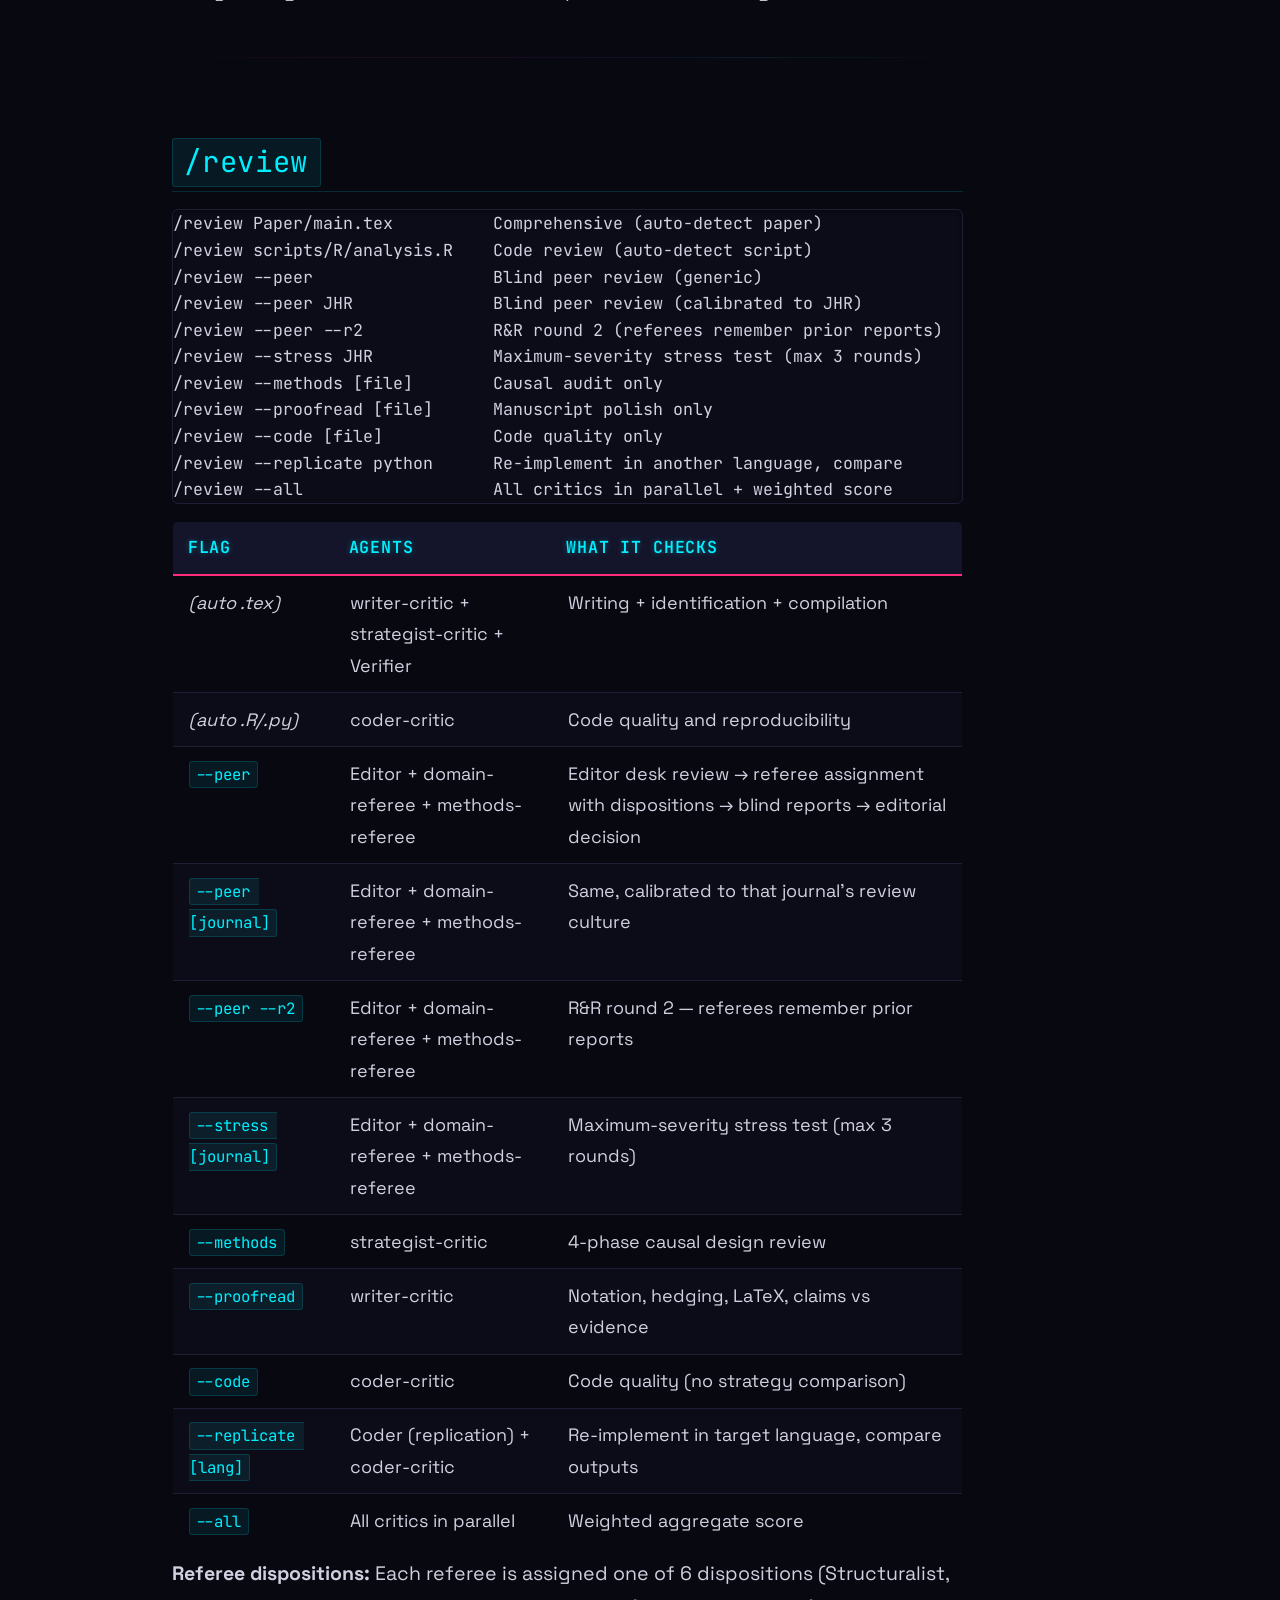
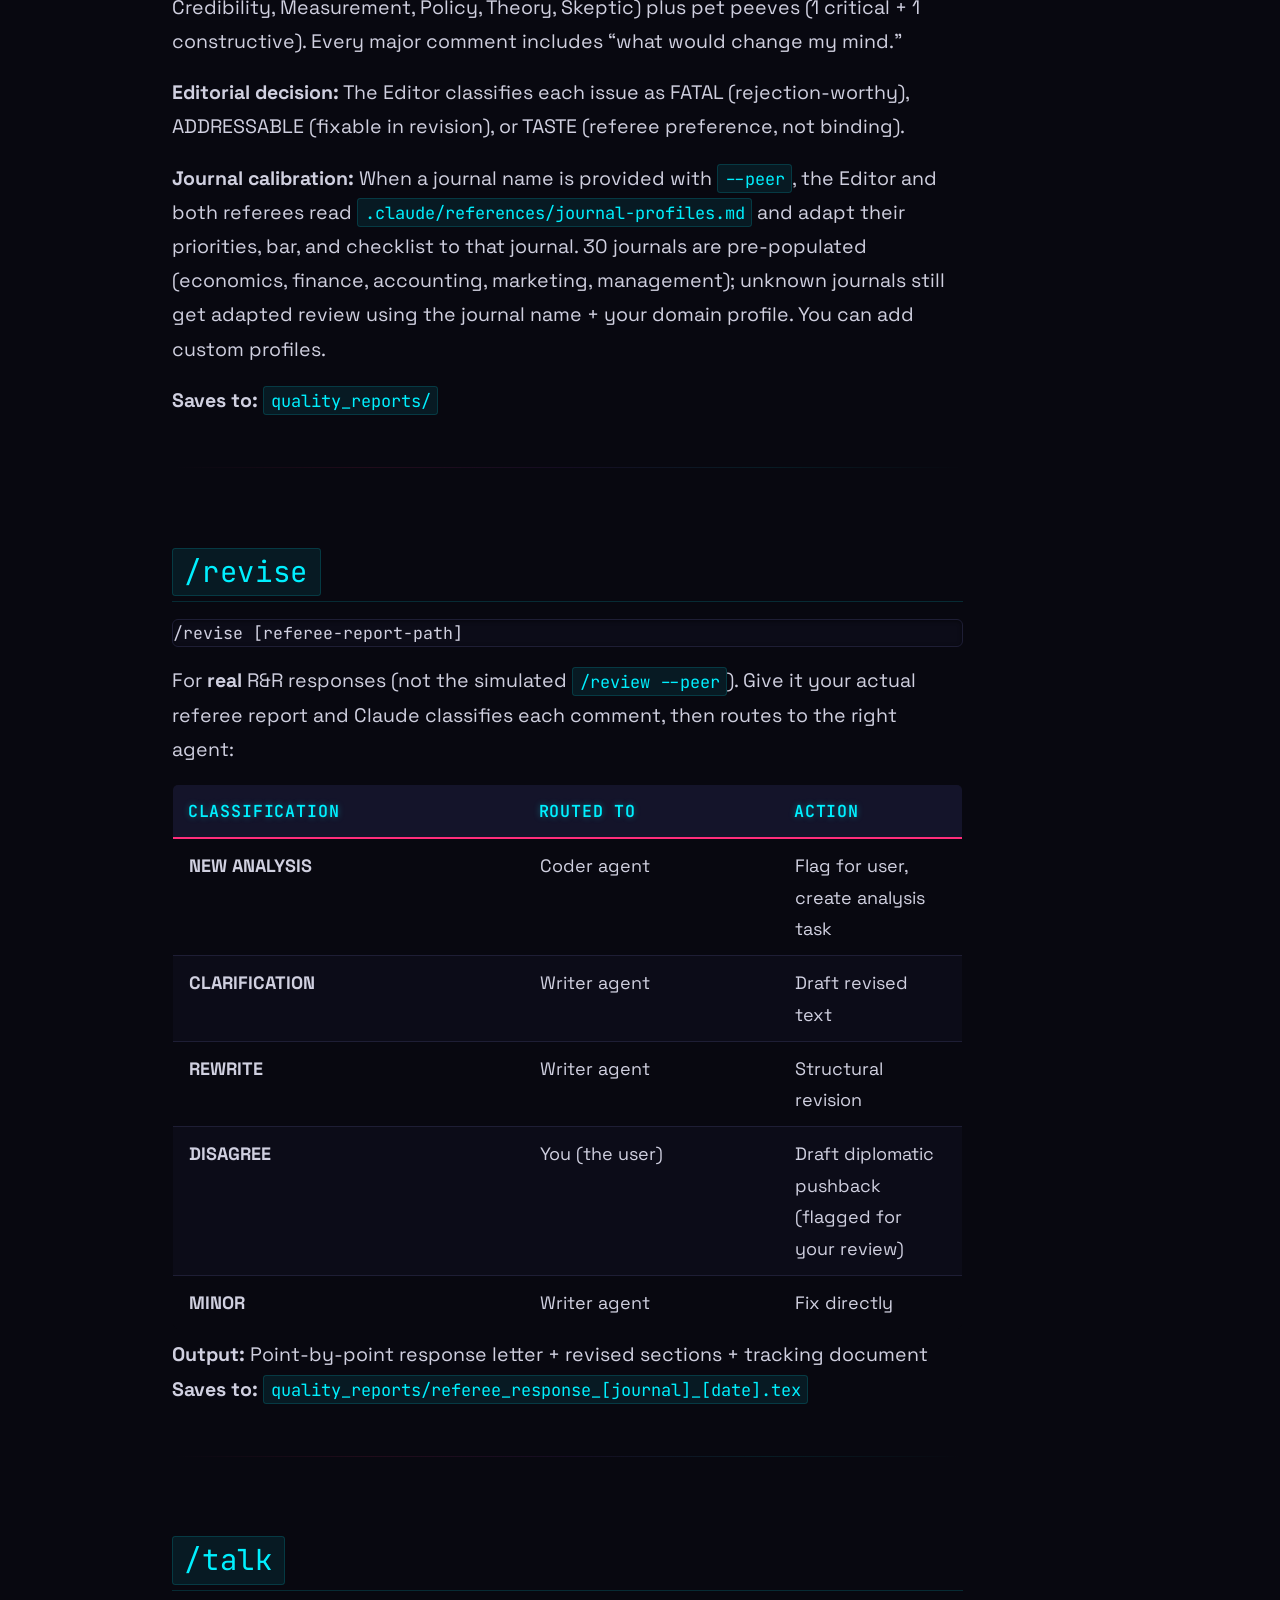
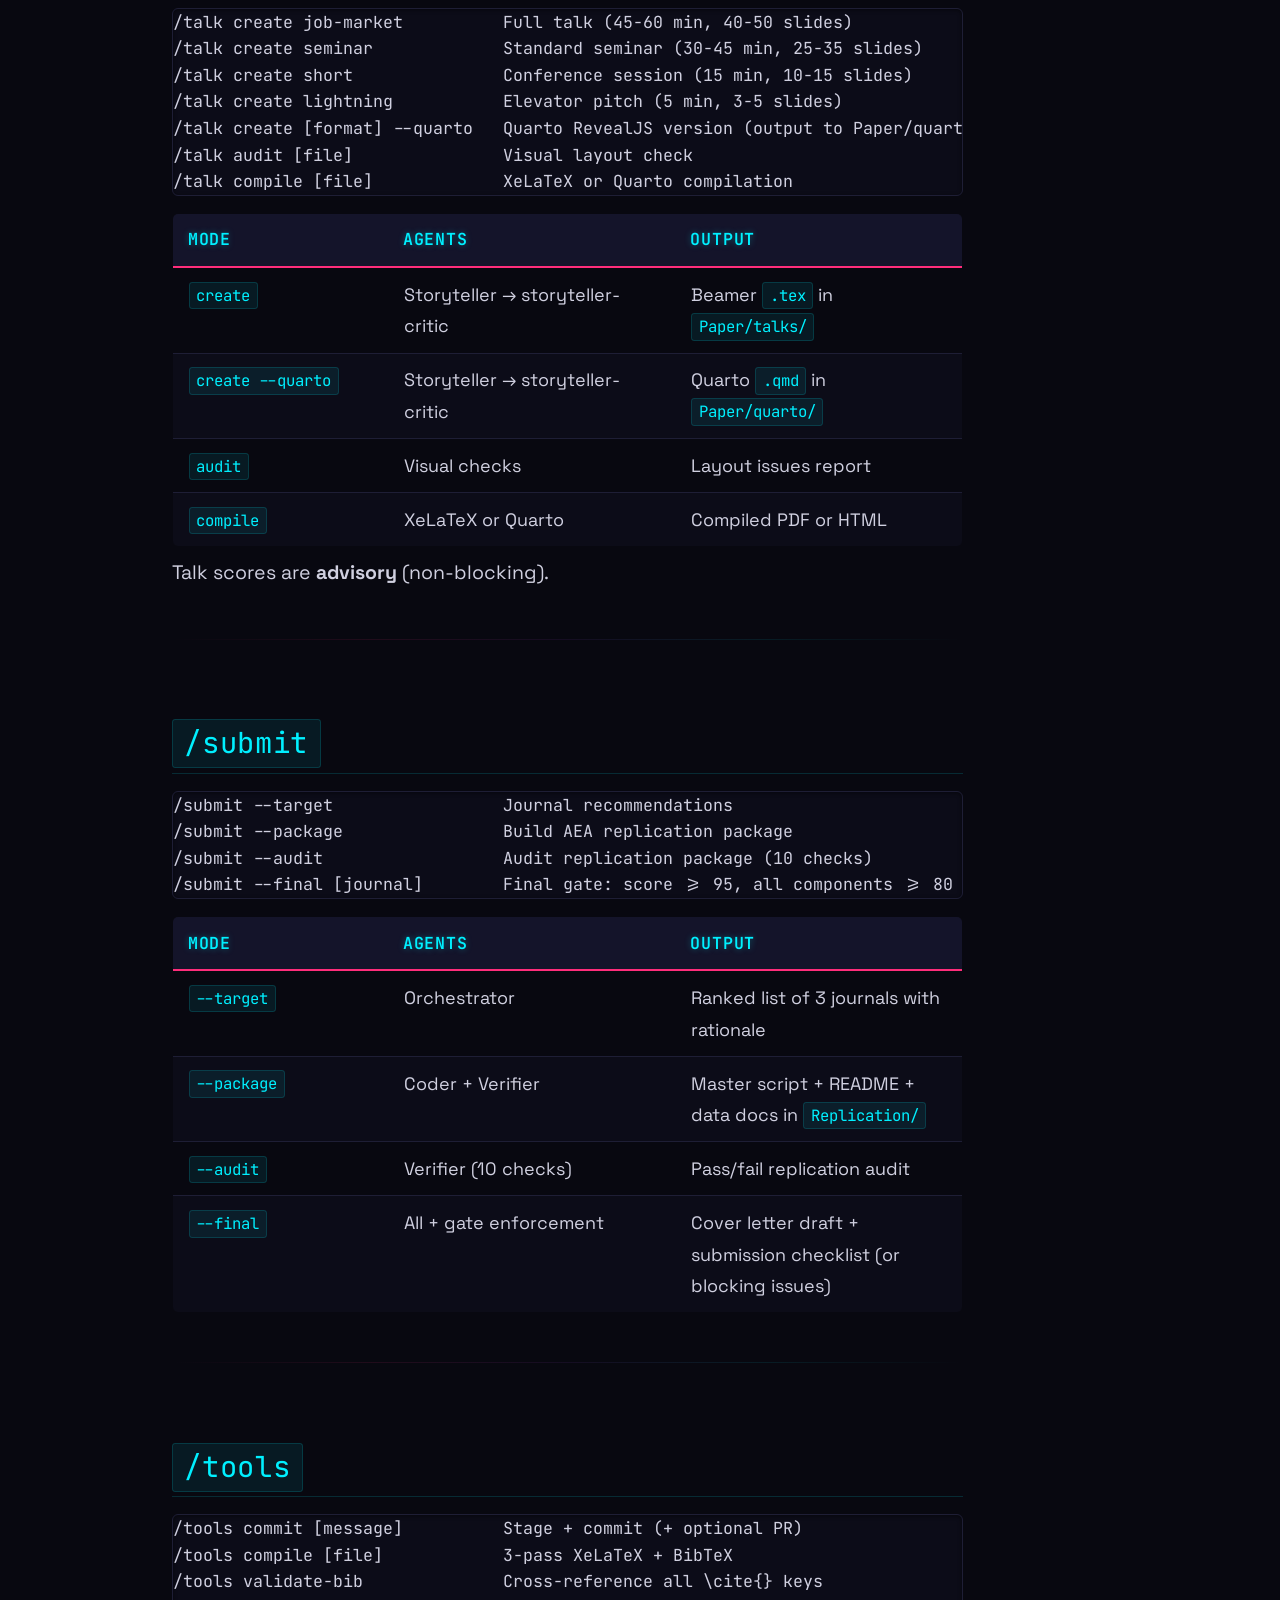
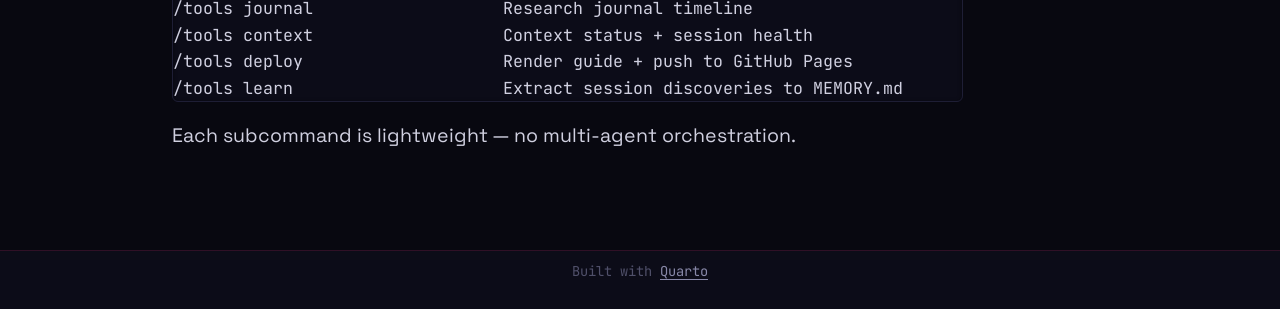
<file: reference.html>
<!DOCTYPE html>
<html xmlns="http://www.w3.org/1999/xhtml" lang="en" xml:lang="en"><head>

<meta charset="utf-8">
<meta name="generator" content="quarto-1.8.27">

<meta name="viewport" content="width=device-width, initial-scale=1.0, user-scalable=yes">


<title>Command Reference – The Clo-Author</title>
<style>
code{white-space: pre-wrap;}
span.smallcaps{font-variant: small-caps;}
div.columns{display: flex; gap: min(4vw, 1.5em);}
div.column{flex: auto; overflow-x: auto;}
div.hanging-indent{margin-left: 1.5em; text-indent: -1.5em;}
ul.task-list{list-style: none;}
ul.task-list li input[type="checkbox"] {
  width: 0.8em;
  margin: 0 0.8em 0.2em -1em; /* quarto-specific, see https://github.com/quarto-dev/quarto-cli/issues/4556 */ 
  vertical-align: middle;
}
</style>


<script src="site_libs/quarto-nav/quarto-nav.js"></script>
<script src="site_libs/quarto-nav/headroom.min.js"></script>
<script src="site_libs/clipboard/clipboard.min.js"></script>
<script src="site_libs/quarto-search/autocomplete.umd.js"></script>
<script src="site_libs/quarto-search/fuse.min.js"></script>
<script src="site_libs/quarto-search/quarto-search.js"></script>
<meta name="quarto:offset" content="./">
<script src="site_libs/quarto-html/quarto.js" type="module"></script>
<script src="site_libs/quarto-html/tabsets/tabsets.js" type="module"></script>
<script src="site_libs/quarto-html/axe/axe-check.js" type="module"></script>
<script src="site_libs/quarto-html/popper.min.js"></script>
<script src="site_libs/quarto-html/tippy.umd.min.js"></script>
<script src="site_libs/quarto-html/anchor.min.js"></script>
<link href="site_libs/quarto-html/tippy.css" rel="stylesheet">
<link href="site_libs/quarto-html/quarto-syntax-highlighting-dark-be788d54854417ccf85972ce5a1e216a.css" rel="stylesheet" id="quarto-text-highlighting-styles">
<script src="site_libs/bootstrap/bootstrap.min.js"></script>
<link href="site_libs/bootstrap/bootstrap-icons.css" rel="stylesheet">
<link href="site_libs/bootstrap/bootstrap-2ed217316077e1b63917f5fed0b8555e.min.css" rel="stylesheet" append-hash="true" id="quarto-bootstrap" data-mode="dark">
<script id="quarto-search-options" type="application/json">{
  "location": "navbar",
  "copy-button": false,
  "collapse-after": 3,
  "panel-placement": "end",
  "type": "overlay",
  "limit": 50,
  "keyboard-shortcut": [
    "f",
    "/",
    "s"
  ],
  "show-item-context": false,
  "language": {
    "search-no-results-text": "No results",
    "search-matching-documents-text": "matching documents",
    "search-copy-link-title": "Copy link to search",
    "search-hide-matches-text": "Hide additional matches",
    "search-more-match-text": "more match in this document",
    "search-more-matches-text": "more matches in this document",
    "search-clear-button-title": "Clear",
    "search-text-placeholder": "",
    "search-detached-cancel-button-title": "Cancel",
    "search-submit-button-title": "Submit",
    "search-label": "Search"
  }
}</script>
<style>html{ scroll-behavior: smooth; }</style>


</head>

<body class="nav-fixed quarto-light">

<div id="quarto-search-results"></div>
  <header id="quarto-header" class="headroom fixed-top">
    <nav class="navbar navbar-expand-lg " data-bs-theme="dark">
      <div class="navbar-container container-fluid">
      <div class="navbar-brand-container mx-auto">
    <a class="navbar-brand" href="./index.html">
    <span class="navbar-title">The Clo-Author</span>
    </a>
  </div>
            <div id="quarto-search" class="" title="Search"></div>
          <button class="navbar-toggler" type="button" data-bs-toggle="collapse" data-bs-target="#navbarCollapse" aria-controls="navbarCollapse" role="menu" aria-expanded="false" aria-label="Toggle navigation" onclick="if (window.quartoToggleHeadroom) { window.quartoToggleHeadroom(); }">
  <span class="navbar-toggler-icon"></span>
</button>
          <div class="collapse navbar-collapse" id="navbarCollapse">
            <ul class="navbar-nav navbar-nav-scroll me-auto">
  <li class="nav-item">
    <a class="nav-link" href="./index.html"> 
<span class="menu-text">Quick Start</span></a>
  </li>  
  <li class="nav-item">
    <a class="nav-link" href="./user-guide.html"> 
<span class="menu-text">User Guide</span></a>
  </li>  
  <li class="nav-item">
    <a class="nav-link" href="./agents.html"> 
<span class="menu-text">Agents</span></a>
  </li>  
  <li class="nav-item">
    <a class="nav-link" href="./architecture.html"> 
<span class="menu-text">Architecture</span></a>
  </li>  
  <li class="nav-item">
    <a class="nav-link" href="./customization.html"> 
<span class="menu-text">Customization</span></a>
  </li>  
  <li class="nav-item">
    <a class="nav-link active" href="./reference.html" aria-current="page"> 
<span class="menu-text">Reference</span></a>
  </li>  
</ul>
            <ul class="navbar-nav navbar-nav-scroll ms-auto">
  <li class="nav-item compact">
    <a class="nav-link" href="https://github.com/hugosantanna/clo-author"> <i class="bi bi-github" role="img">
</i> 
<span class="menu-text"></span></a>
  </li>  
</ul>
          </div> <!-- /navcollapse -->
            <div class="quarto-navbar-tools">
</div>
      </div> <!-- /container-fluid -->
    </nav>
</header>
<!-- content -->
<div id="quarto-content" class="quarto-container page-columns page-rows-contents page-layout-article page-navbar">
<!-- sidebar -->
<!-- margin-sidebar -->
    <div id="quarto-margin-sidebar" class="sidebar margin-sidebar">
        <nav id="TOC" role="doc-toc" class="toc-active">
    <h2 id="toc-title">On this page</h2>
   
  <ul>
  <li><a href="#quick-lookup" id="toc-quick-lookup" class="nav-link active" data-scroll-target="#quick-lookup">Quick Lookup</a></li>
  <li><a href="#new-project" id="toc-new-project" class="nav-link" data-scroll-target="#new-project"><code>/new-project</code></a></li>
  <li><a href="#discover" id="toc-discover" class="nav-link" data-scroll-target="#discover"><code>/discover</code></a></li>
  <li><a href="#strategize" id="toc-strategize" class="nav-link" data-scroll-target="#strategize"><code>/strategize</code></a></li>
  <li><a href="#analyze" id="toc-analyze" class="nav-link" data-scroll-target="#analyze"><code>/analyze</code></a></li>
  <li><a href="#write" id="toc-write" class="nav-link" data-scroll-target="#write"><code>/write</code></a></li>
  <li><a href="#review" id="toc-review" class="nav-link" data-scroll-target="#review"><code>/review</code></a></li>
  <li><a href="#revise" id="toc-revise" class="nav-link" data-scroll-target="#revise"><code>/revise</code></a></li>
  <li><a href="#talk" id="toc-talk" class="nav-link" data-scroll-target="#talk"><code>/talk</code></a></li>
  <li><a href="#submit" id="toc-submit" class="nav-link" data-scroll-target="#submit"><code>/submit</code></a></li>
  <li><a href="#tools" id="toc-tools" class="nav-link" data-scroll-target="#tools"><code>/tools</code></a></li>
  </ul>
</nav>
    </div>
<!-- main -->
<main class="content" id="quarto-document-content">

<header id="title-block-header" class="quarto-title-block default">
<div class="quarto-title">
<h1 class="title">Command Reference</h1>
<p class="subtitle lead">Every Command, Flag, and Subcommand</p>
</div>



<div class="quarto-title-meta">

    
  
    
  </div>
  


</header>


<section id="quick-lookup" class="level1">
<h1>Quick Lookup</h1>
<table class="caption-top table">
<colgroup>
<col style="width: 25%">
<col style="width: 38%">
<col style="width: 36%">
</colgroup>
<thead>
<tr class="header">
<th>Command</th>
<th>Flags / Modes</th>
<th>What It Does</th>
</tr>
</thead>
<tbody>
<tr class="odd">
<td><code>/new-project [topic]</code></td>
<td>—</td>
<td>Full orchestrated pipeline: idea to paper</td>
</tr>
<tr class="even">
<td><code>/discover</code></td>
<td><code>--lit</code>, <code>--data</code>, <code>--ideate</code></td>
<td>Discovery phase: interview, literature, data</td>
</tr>
<tr class="odd">
<td><code>/strategize</code></td>
<td><code>--pap</code></td>
<td>Identification strategy or pre-analysis plan</td>
</tr>
<tr class="even">
<td><code>/analyze [dataset]</code></td>
<td><code>--dual [langs]</code></td>
<td>End-to-end data analysis (single or parallel language)</td>
</tr>
<tr class="odd">
<td><code>/write [section]</code></td>
<td><code>--humanize</code></td>
<td>Draft paper sections or strip AI patterns</td>
</tr>
<tr class="even">
<td><code>/review [file]</code></td>
<td><code>--peer [journal]</code>, <code>--peer --r2</code>, <code>--stress [journal]</code>, <code>--methods</code>, <code>--proofread</code>, <code>--code</code>, <code>--replicate [lang]</code>, <code>--all</code></td>
<td>Quality reviews (routes by target + flags)</td>
</tr>
<tr class="odd">
<td><code>/revise [report]</code></td>
<td>—</td>
<td>R&amp;R cycle: classify + route referee comments</td>
</tr>
<tr class="even">
<td><code>/talk</code></td>
<td><code>create</code>, <code>audit</code>, <code>compile</code></td>
<td>Beamer presentations</td>
</tr>
<tr class="odd">
<td><code>/submit</code></td>
<td><code>--target</code>, <code>--package</code>, <code>--audit</code>, <code>--final</code></td>
<td>Submission pipeline</td>
</tr>
<tr class="even">
<td><code>/tools</code></td>
<td><code>commit</code>, <code>compile</code>, <code>validate-bib</code>, <code>journal</code>, <code>context</code>, <code>deploy</code>, <code>learn</code></td>
<td>Utilities</td>
</tr>
</tbody>
</table>
<hr>
</section>
<section id="new-project" class="level1">
<h1><code>/new-project</code></h1>
<pre><code>/new-project [topic]</code></pre>
<p>Launches the full orchestrated pipeline. Claude conducts a research interview, builds a spec, then runs Discovery → Strategy → Execution → Peer Review → Submission autonomously.</p>
<p><strong>Agents:</strong> All (orchestrator-managed) <strong>Output:</strong> Complete project scaffold + research spec + domain profile</p>
<hr>
</section>
<section id="discover" class="level1">
<h1><code>/discover</code></h1>
<pre><code>/discover                       Interactive research interview (default)
/discover --lit [topic]         Literature review
/discover --data [question]     Data source discovery
/discover --ideate [topic]      Research question generation</code></pre>
<table class="caption-top table">
<colgroup>
<col style="width: 27%">
<col style="width: 36%">
<col style="width: 36%">
</colgroup>
<thead>
<tr class="header">
<th>Mode</th>
<th>Agents</th>
<th>Output</th>
</tr>
</thead>
<tbody>
<tr class="odd">
<td><em>(default)</em></td>
<td>Direct conversation</td>
<td>Research spec + domain profile</td>
</tr>
<tr class="even">
<td><code>--lit</code></td>
<td>Librarian → librarian-critic</td>
<td>Annotated bibliography + BibTeX + frontier map</td>
</tr>
<tr class="odd">
<td><code>--data</code></td>
<td>Explorer → explorer-critic</td>
<td>Ranked data sources with feasibility grades (A/B/C/D)</td>
</tr>
<tr class="even">
<td><code>--ideate</code></td>
<td>Direct generation</td>
<td>3–5 research questions with strategies</td>
</tr>
</tbody>
</table>
<p><strong>Saves to:</strong> <code>quality_reports/</code></p>
<hr>
</section>
<section id="strategize" class="level1">
<h1><code>/strategize</code></h1>
<pre><code>/strategize [question]          Design identification strategy
/strategize --pap [spec]        Draft pre-analysis plan (AEA/OSF/EGAP format)</code></pre>
<table class="caption-top table">
<colgroup>
<col style="width: 27%">
<col style="width: 36%">
<col style="width: 36%">
</colgroup>
<thead>
<tr class="header">
<th>Mode</th>
<th>Agents</th>
<th>Output</th>
</tr>
</thead>
<tbody>
<tr class="odd">
<td><em>(default)</em></td>
<td>Strategist → strategist-critic</td>
<td>Strategy memo + robustness plan + falsification tests</td>
</tr>
<tr class="even">
<td><code>--pap</code></td>
<td>Strategist (PAP mode)</td>
<td>Pre-analysis plan in AEA/OSF/EGAP format <em>(experimental/RCT only)</em></td>
</tr>
</tbody>
</table>
<p><strong>Saves to:</strong> <code>quality_reports/strategy_memo_[topic].md</code></p>
<hr>
</section>
<section id="analyze" class="level1">
<h1><code>/analyze</code></h1>
<pre><code>/analyze [dataset path or goal]
/analyze --dual r,python        Parallel analysis in two languages
/analyze --dual r,stata         Same, with Stata as second language</code></pre>
<p>End-to-end analysis: data cleaning → main specification → robustness → publication tables and figures. Reads the strategy memo (if it exists) and implements it faithfully.</p>
<table class="caption-top table">
<colgroup>
<col style="width: 27%">
<col style="width: 36%">
<col style="width: 36%">
</colgroup>
<thead>
<tr class="header">
<th>Mode</th>
<th>Agents</th>
<th>Output</th>
</tr>
</thead>
<tbody>
<tr class="odd">
<td><em>(default)</em></td>
<td>Data-engineer + Coder → coder-critic</td>
<td>Scripts, tables, figures in one language</td>
</tr>
<tr class="even">
<td><code>--dual [langs]</code></td>
<td>Data-engineer + 2 Coders in parallel → 2 coder-critics + comparison</td>
<td>Same outputs in both languages + convergence report</td>
</tr>
</tbody>
</table>
<p><strong>Languages:</strong> R, Stata, Python, Julia <strong>Saves to:</strong> <code>scripts/</code>, <code>Paper/tables/</code>, <code>Paper/figures/</code>, <code>Output/cross_language_comparison.md</code></p>
<p><strong>Cross-language replication:</strong> When <code>--dual</code> is used, both implementations run the same specification independently. Results are compared against tolerances in <code>domain-profile.md</code>. Divergences are flagged. Inspired by Scott Cunningham’s approach: if two independent implementations agree, neither has a bug.</p>
<hr>
</section>
<section id="write" class="level1">
<h1><code>/write</code></h1>
<pre><code>/write intro                    Introduction (contribution in first 2 pages)
/write strategy                 Empirical strategy (design-templated)
/write results                  Results (effect sizes in economic terms)
/write conclusion               Conclusion (restate with magnitude)
/write abstract                 Abstract (100-150 words)
/write full                     All sections
/write --humanize [file]        Strip AI writing patterns only</code></pre>
<table class="caption-top table">
<colgroup>
<col style="width: 28%">
<col style="width: 33%">
<col style="width: 38%">
</colgroup>
<thead>
<tr class="header">
<th>Mode</th>
<th>Agent</th>
<th>Output</th>
</tr>
</thead>
<tbody>
<tr class="odd">
<td><code>[section]</code></td>
<td>Writer</td>
<td>LaTeX section in <code>Paper/sections/</code></td>
</tr>
<tr class="even">
<td><code>--humanize</code></td>
<td>Writer (humanizer mode)</td>
<td>Edited file with 24 AI patterns stripped</td>
</tr>
</tbody>
</table>
<p>Every draft gets an automatic humanizer pass before finalizing.</p>
<hr>
</section>
<section id="review" class="level1">
<h1><code>/review</code></h1>
<pre><code>/review Paper/main.tex          Comprehensive (auto-detect paper)
/review scripts/R/analysis.R    Code review (auto-detect script)
/review --peer                  Blind peer review (generic)
/review --peer JHR              Blind peer review (calibrated to JHR)
/review --peer --r2             R&amp;R round 2 (referees remember prior reports)
/review --stress JHR            Maximum-severity stress test (max 3 rounds)
/review --methods [file]        Causal audit only
/review --proofread [file]      Manuscript polish only
/review --code [file]           Code quality only
/review --replicate python      Re-implement in another language, compare
/review --all                   All critics in parallel + weighted score</code></pre>
<table class="caption-top table">
<colgroup>
<col style="width: 20%">
<col style="width: 27%">
<col style="width: 51%">
</colgroup>
<thead>
<tr class="header">
<th>Flag</th>
<th>Agents</th>
<th>What It Checks</th>
</tr>
</thead>
<tbody>
<tr class="odd">
<td><em>(auto .tex)</em></td>
<td>writer-critic + strategist-critic + Verifier</td>
<td>Writing + identification + compilation</td>
</tr>
<tr class="even">
<td><em>(auto .R/.py)</em></td>
<td>coder-critic</td>
<td>Code quality and reproducibility</td>
</tr>
<tr class="odd">
<td><code>--peer</code></td>
<td>Editor + domain-referee + methods-referee</td>
<td>Editor desk review → referee assignment with dispositions → blind reports → editorial decision</td>
</tr>
<tr class="even">
<td><code>--peer [journal]</code></td>
<td>Editor + domain-referee + methods-referee</td>
<td>Same, calibrated to that journal’s review culture</td>
</tr>
<tr class="odd">
<td><code>--peer --r2</code></td>
<td>Editor + domain-referee + methods-referee</td>
<td>R&amp;R round 2 — referees remember prior reports</td>
</tr>
<tr class="even">
<td><code>--stress [journal]</code></td>
<td>Editor + domain-referee + methods-referee</td>
<td>Maximum-severity stress test (max 3 rounds)</td>
</tr>
<tr class="odd">
<td><code>--methods</code></td>
<td>strategist-critic</td>
<td>4-phase causal design review</td>
</tr>
<tr class="even">
<td><code>--proofread</code></td>
<td>writer-critic</td>
<td>Notation, hedging, LaTeX, claims vs evidence</td>
</tr>
<tr class="odd">
<td><code>--code</code></td>
<td>coder-critic</td>
<td>Code quality (no strategy comparison)</td>
</tr>
<tr class="even">
<td><code>--replicate [lang]</code></td>
<td>Coder (replication) + coder-critic</td>
<td>Re-implement in target language, compare outputs</td>
</tr>
<tr class="odd">
<td><code>--all</code></td>
<td>All critics in parallel</td>
<td>Weighted aggregate score</td>
</tr>
</tbody>
</table>
<p><strong>Referee dispositions:</strong> Each referee is assigned one of 6 dispositions (Structuralist, Credibility, Measurement, Policy, Theory, Skeptic) plus pet peeves (1 critical + 1 constructive). Every major comment includes “what would change my mind.”</p>
<p><strong>Editorial decision:</strong> The Editor classifies each issue as FATAL (rejection-worthy), ADDRESSABLE (fixable in revision), or TASTE (referee preference, not binding).</p>
<p><strong>Journal calibration:</strong> When a journal name is provided with <code>--peer</code>, the Editor and both referees read <code>.claude/references/journal-profiles.md</code> and adapt their priorities, bar, and checklist to that journal. 30 journals are pre-populated (economics, finance, accounting, marketing, management); unknown journals still get adapted review using the journal name + your domain profile. You can add custom profiles.</p>
<p><strong>Saves to:</strong> <code>quality_reports/</code></p>
<hr>
</section>
<section id="revise" class="level1">
<h1><code>/revise</code></h1>
<pre><code>/revise [referee-report-path]</code></pre>
<p>For <strong>real</strong> R&amp;R responses (not the simulated <code>/review --peer</code>). Give it your actual referee report and Claude classifies each comment, then routes to the right agent:</p>
<table class="caption-top table">
<colgroup>
<col style="width: 44%">
<col style="width: 32%">
<col style="width: 23%">
</colgroup>
<thead>
<tr class="header">
<th>Classification</th>
<th>Routed To</th>
<th>Action</th>
</tr>
</thead>
<tbody>
<tr class="odd">
<td><strong>NEW ANALYSIS</strong></td>
<td>Coder agent</td>
<td>Flag for user, create analysis task</td>
</tr>
<tr class="even">
<td><strong>CLARIFICATION</strong></td>
<td>Writer agent</td>
<td>Draft revised text</td>
</tr>
<tr class="odd">
<td><strong>REWRITE</strong></td>
<td>Writer agent</td>
<td>Structural revision</td>
</tr>
<tr class="even">
<td><strong>DISAGREE</strong></td>
<td>You (the user)</td>
<td>Draft diplomatic pushback (flagged for your review)</td>
</tr>
<tr class="odd">
<td><strong>MINOR</strong></td>
<td>Writer agent</td>
<td>Fix directly</td>
</tr>
</tbody>
</table>
<p><strong>Output:</strong> Point-by-point response letter + revised sections + tracking document <strong>Saves to:</strong> <code>quality_reports/referee_response_[journal]_[date].tex</code></p>
<hr>
</section>
<section id="talk" class="level1">
<h1><code>/talk</code></h1>
<pre><code>/talk create job-market          Full talk (45-60 min, 40-50 slides)
/talk create seminar             Standard seminar (30-45 min, 25-35 slides)
/talk create short               Conference session (15 min, 10-15 slides)
/talk create lightning           Elevator pitch (5 min, 3-5 slides)
/talk create [format] --quarto   Quarto RevealJS version (output to Paper/quarto/)
/talk audit [file]               Visual layout check
/talk compile [file]             XeLaTeX or Quarto compilation</code></pre>
<table class="caption-top table">
<colgroup>
<col style="width: 27%">
<col style="width: 36%">
<col style="width: 36%">
</colgroup>
<thead>
<tr class="header">
<th>Mode</th>
<th>Agents</th>
<th>Output</th>
</tr>
</thead>
<tbody>
<tr class="odd">
<td><code>create</code></td>
<td>Storyteller → storyteller-critic</td>
<td>Beamer <code>.tex</code> in <code>Paper/talks/</code></td>
</tr>
<tr class="even">
<td><code>create --quarto</code></td>
<td>Storyteller → storyteller-critic</td>
<td>Quarto <code>.qmd</code> in <code>Paper/quarto/</code></td>
</tr>
<tr class="odd">
<td><code>audit</code></td>
<td>Visual checks</td>
<td>Layout issues report</td>
</tr>
<tr class="even">
<td><code>compile</code></td>
<td>XeLaTeX or Quarto</td>
<td>Compiled PDF or HTML</td>
</tr>
</tbody>
</table>
<p>Talk scores are <strong>advisory</strong> (non-blocking).</p>
<hr>
</section>
<section id="submit" class="level1">
<h1><code>/submit</code></h1>
<pre><code>/submit --target                 Journal recommendations
/submit --package                Build AEA replication package
/submit --audit                  Audit replication package (10 checks)
/submit --final [journal]        Final gate: score &gt;= 95, all components &gt;= 80</code></pre>
<table class="caption-top table">
<colgroup>
<col style="width: 27%">
<col style="width: 36%">
<col style="width: 36%">
</colgroup>
<thead>
<tr class="header">
<th>Mode</th>
<th>Agents</th>
<th>Output</th>
</tr>
</thead>
<tbody>
<tr class="odd">
<td><code>--target</code></td>
<td>Orchestrator</td>
<td>Ranked list of 3 journals with rationale</td>
</tr>
<tr class="even">
<td><code>--package</code></td>
<td>Coder + Verifier</td>
<td>Master script + README + data docs in <code>Replication/</code></td>
</tr>
<tr class="odd">
<td><code>--audit</code></td>
<td>Verifier (10 checks)</td>
<td>Pass/fail replication audit</td>
</tr>
<tr class="even">
<td><code>--final</code></td>
<td>All + gate enforcement</td>
<td>Cover letter draft + submission checklist (or blocking issues)</td>
</tr>
</tbody>
</table>
<hr>
</section>
<section id="tools" class="level1">
<h1><code>/tools</code></h1>
<pre><code>/tools commit [message]          Stage + commit (+ optional PR)
/tools compile [file]            3-pass XeLaTeX + BibTeX
/tools validate-bib              Cross-reference all \cite{} keys
/tools journal                   Research journal timeline
/tools context                   Context status + session health
/tools deploy                    Render guide + push to GitHub Pages
/tools learn                     Extract session discoveries to MEMORY.md</code></pre>
<p>Each subcommand is lightweight — no multi-agent orchestration.</p>


</section>

</main> <!-- /main -->
<script id="quarto-html-after-body" type="application/javascript">
  window.document.addEventListener("DOMContentLoaded", function (event) {
    const icon = "";
    const anchorJS = new window.AnchorJS();
    anchorJS.options = {
      placement: 'right',
      icon: icon
    };
    anchorJS.add('.anchored');
    const isCodeAnnotation = (el) => {
      for (const clz of el.classList) {
        if (clz.startsWith('code-annotation-')) {                     
          return true;
        }
      }
      return false;
    }
    const onCopySuccess = function(e) {
      // button target
      const button = e.trigger;
      // don't keep focus
      button.blur();
      // flash "checked"
      button.classList.add('code-copy-button-checked');
      var currentTitle = button.getAttribute("title");
      button.setAttribute("title", "Copied!");
      let tooltip;
      if (window.bootstrap) {
        button.setAttribute("data-bs-toggle", "tooltip");
        button.setAttribute("data-bs-placement", "left");
        button.setAttribute("data-bs-title", "Copied!");
        tooltip = new bootstrap.Tooltip(button, 
          { trigger: "manual", 
            customClass: "code-copy-button-tooltip",
            offset: [0, -8]});
        tooltip.show();    
      }
      setTimeout(function() {
        if (tooltip) {
          tooltip.hide();
          button.removeAttribute("data-bs-title");
          button.removeAttribute("data-bs-toggle");
          button.removeAttribute("data-bs-placement");
        }
        button.setAttribute("title", currentTitle);
        button.classList.remove('code-copy-button-checked');
      }, 1000);
      // clear code selection
      e.clearSelection();
    }
    const getTextToCopy = function(trigger) {
      const outerScaffold = trigger.parentElement.cloneNode(true);
      const codeEl = outerScaffold.querySelector('code');
      for (const childEl of codeEl.children) {
        if (isCodeAnnotation(childEl)) {
          childEl.remove();
        }
      }
      return codeEl.innerText;
    }
    const clipboard = new window.ClipboardJS('.code-copy-button:not([data-in-quarto-modal])', {
      text: getTextToCopy
    });
    clipboard.on('success', onCopySuccess);
    if (window.document.getElementById('quarto-embedded-source-code-modal')) {
      const clipboardModal = new window.ClipboardJS('.code-copy-button[data-in-quarto-modal]', {
        text: getTextToCopy,
        container: window.document.getElementById('quarto-embedded-source-code-modal')
      });
      clipboardModal.on('success', onCopySuccess);
    }
      var localhostRegex = new RegExp(/^(?:http|https):\/\/localhost\:?[0-9]*\//);
      var mailtoRegex = new RegExp(/^mailto:/);
        var filterRegex = new RegExp("https:\/\/hugosantanna\.github\.io\/clo-author\/");
      var isInternal = (href) => {
          return filterRegex.test(href) || localhostRegex.test(href) || mailtoRegex.test(href);
      }
      // Inspect non-navigation links and adorn them if external
     var links = window.document.querySelectorAll('a[href]:not(.nav-link):not(.navbar-brand):not(.toc-action):not(.sidebar-link):not(.sidebar-item-toggle):not(.pagination-link):not(.no-external):not([aria-hidden]):not(.dropdown-item):not(.quarto-navigation-tool):not(.about-link)');
      for (var i=0; i<links.length; i++) {
        const link = links[i];
        if (!isInternal(link.href)) {
          // undo the damage that might have been done by quarto-nav.js in the case of
          // links that we want to consider external
          if (link.dataset.originalHref !== undefined) {
            link.href = link.dataset.originalHref;
          }
        }
      }
    function tippyHover(el, contentFn, onTriggerFn, onUntriggerFn) {
      const config = {
        allowHTML: true,
        maxWidth: 500,
        delay: 100,
        arrow: false,
        appendTo: function(el) {
            return el.parentElement;
        },
        interactive: true,
        interactiveBorder: 10,
        theme: 'quarto',
        placement: 'bottom-start',
      };
      if (contentFn) {
        config.content = contentFn;
      }
      if (onTriggerFn) {
        config.onTrigger = onTriggerFn;
      }
      if (onUntriggerFn) {
        config.onUntrigger = onUntriggerFn;
      }
      window.tippy(el, config); 
    }
    const noterefs = window.document.querySelectorAll('a[role="doc-noteref"]');
    for (var i=0; i<noterefs.length; i++) {
      const ref = noterefs[i];
      tippyHover(ref, function() {
        // use id or data attribute instead here
        let href = ref.getAttribute('data-footnote-href') || ref.getAttribute('href');
        try { href = new URL(href).hash; } catch {}
        const id = href.replace(/^#\/?/, "");
        const note = window.document.getElementById(id);
        if (note) {
          return note.innerHTML;
        } else {
          return "";
        }
      });
    }
    const xrefs = window.document.querySelectorAll('a.quarto-xref');
    const processXRef = (id, note) => {
      // Strip column container classes
      const stripColumnClz = (el) => {
        el.classList.remove("page-full", "page-columns");
        if (el.children) {
          for (const child of el.children) {
            stripColumnClz(child);
          }
        }
      }
      stripColumnClz(note)
      if (id === null || id.startsWith('sec-')) {
        // Special case sections, only their first couple elements
        const container = document.createElement("div");
        if (note.children && note.children.length > 2) {
          container.appendChild(note.children[0].cloneNode(true));
          for (let i = 1; i < note.children.length; i++) {
            const child = note.children[i];
            if (child.tagName === "P" && child.innerText === "") {
              continue;
            } else {
              container.appendChild(child.cloneNode(true));
              break;
            }
          }
          if (window.Quarto?.typesetMath) {
            window.Quarto.typesetMath(container);
          }
          return container.innerHTML
        } else {
          if (window.Quarto?.typesetMath) {
            window.Quarto.typesetMath(note);
          }
          return note.innerHTML;
        }
      } else {
        // Remove any anchor links if they are present
        const anchorLink = note.querySelector('a.anchorjs-link');
        if (anchorLink) {
          anchorLink.remove();
        }
        if (window.Quarto?.typesetMath) {
          window.Quarto.typesetMath(note);
        }
        if (note.classList.contains("callout")) {
          return note.outerHTML;
        } else {
          return note.innerHTML;
        }
      }
    }
    for (var i=0; i<xrefs.length; i++) {
      const xref = xrefs[i];
      tippyHover(xref, undefined, function(instance) {
        instance.disable();
        let url = xref.getAttribute('href');
        let hash = undefined; 
        if (url.startsWith('#')) {
          hash = url;
        } else {
          try { hash = new URL(url).hash; } catch {}
        }
        if (hash) {
          const id = hash.replace(/^#\/?/, "");
          const note = window.document.getElementById(id);
          if (note !== null) {
            try {
              const html = processXRef(id, note.cloneNode(true));
              instance.setContent(html);
            } finally {
              instance.enable();
              instance.show();
            }
          } else {
            // See if we can fetch this
            fetch(url.split('#')[0])
            .then(res => res.text())
            .then(html => {
              const parser = new DOMParser();
              const htmlDoc = parser.parseFromString(html, "text/html");
              const note = htmlDoc.getElementById(id);
              if (note !== null) {
                const html = processXRef(id, note);
                instance.setContent(html);
              } 
            }).finally(() => {
              instance.enable();
              instance.show();
            });
          }
        } else {
          // See if we can fetch a full url (with no hash to target)
          // This is a special case and we should probably do some content thinning / targeting
          fetch(url)
          .then(res => res.text())
          .then(html => {
            const parser = new DOMParser();
            const htmlDoc = parser.parseFromString(html, "text/html");
            const note = htmlDoc.querySelector('main.content');
            if (note !== null) {
              // This should only happen for chapter cross references
              // (since there is no id in the URL)
              // remove the first header
              if (note.children.length > 0 && note.children[0].tagName === "HEADER") {
                note.children[0].remove();
              }
              const html = processXRef(null, note);
              instance.setContent(html);
            } 
          }).finally(() => {
            instance.enable();
            instance.show();
          });
        }
      }, function(instance) {
      });
    }
        let selectedAnnoteEl;
        const selectorForAnnotation = ( cell, annotation) => {
          let cellAttr = 'data-code-cell="' + cell + '"';
          let lineAttr = 'data-code-annotation="' +  annotation + '"';
          const selector = 'span[' + cellAttr + '][' + lineAttr + ']';
          return selector;
        }
        const selectCodeLines = (annoteEl) => {
          const doc = window.document;
          const targetCell = annoteEl.getAttribute("data-target-cell");
          const targetAnnotation = annoteEl.getAttribute("data-target-annotation");
          const annoteSpan = window.document.querySelector(selectorForAnnotation(targetCell, targetAnnotation));
          const lines = annoteSpan.getAttribute("data-code-lines").split(",");
          const lineIds = lines.map((line) => {
            return targetCell + "-" + line;
          })
          let top = null;
          let height = null;
          let parent = null;
          if (lineIds.length > 0) {
              //compute the position of the single el (top and bottom and make a div)
              const el = window.document.getElementById(lineIds[0]);
              top = el.offsetTop;
              height = el.offsetHeight;
              parent = el.parentElement.parentElement;
            if (lineIds.length > 1) {
              const lastEl = window.document.getElementById(lineIds[lineIds.length - 1]);
              const bottom = lastEl.offsetTop + lastEl.offsetHeight;
              height = bottom - top;
            }
            if (top !== null && height !== null && parent !== null) {
              // cook up a div (if necessary) and position it 
              let div = window.document.getElementById("code-annotation-line-highlight");
              if (div === null) {
                div = window.document.createElement("div");
                div.setAttribute("id", "code-annotation-line-highlight");
                div.style.position = 'absolute';
                parent.appendChild(div);
              }
              div.style.top = top - 2 + "px";
              div.style.height = height + 4 + "px";
              div.style.left = 0;
              let gutterDiv = window.document.getElementById("code-annotation-line-highlight-gutter");
              if (gutterDiv === null) {
                gutterDiv = window.document.createElement("div");
                gutterDiv.setAttribute("id", "code-annotation-line-highlight-gutter");
                gutterDiv.style.position = 'absolute';
                const codeCell = window.document.getElementById(targetCell);
                const gutter = codeCell.querySelector('.code-annotation-gutter');
                gutter.appendChild(gutterDiv);
              }
              gutterDiv.style.top = top - 2 + "px";
              gutterDiv.style.height = height + 4 + "px";
            }
            selectedAnnoteEl = annoteEl;
          }
        };
        const unselectCodeLines = () => {
          const elementsIds = ["code-annotation-line-highlight", "code-annotation-line-highlight-gutter"];
          elementsIds.forEach((elId) => {
            const div = window.document.getElementById(elId);
            if (div) {
              div.remove();
            }
          });
          selectedAnnoteEl = undefined;
        };
          // Handle positioning of the toggle
      window.addEventListener(
        "resize",
        throttle(() => {
          elRect = undefined;
          if (selectedAnnoteEl) {
            selectCodeLines(selectedAnnoteEl);
          }
        }, 10)
      );
      function throttle(fn, ms) {
      let throttle = false;
      let timer;
        return (...args) => {
          if(!throttle) { // first call gets through
              fn.apply(this, args);
              throttle = true;
          } else { // all the others get throttled
              if(timer) clearTimeout(timer); // cancel #2
              timer = setTimeout(() => {
                fn.apply(this, args);
                timer = throttle = false;
              }, ms);
          }
        };
      }
        // Attach click handler to the DT
        const annoteDls = window.document.querySelectorAll('dt[data-target-cell]');
        for (const annoteDlNode of annoteDls) {
          annoteDlNode.addEventListener('click', (event) => {
            const clickedEl = event.target;
            if (clickedEl !== selectedAnnoteEl) {
              unselectCodeLines();
              const activeEl = window.document.querySelector('dt[data-target-cell].code-annotation-active');
              if (activeEl) {
                activeEl.classList.remove('code-annotation-active');
              }
              selectCodeLines(clickedEl);
              clickedEl.classList.add('code-annotation-active');
            } else {
              // Unselect the line
              unselectCodeLines();
              clickedEl.classList.remove('code-annotation-active');
            }
          });
        }
    const findCites = (el) => {
      const parentEl = el.parentElement;
      if (parentEl) {
        const cites = parentEl.dataset.cites;
        if (cites) {
          return {
            el,
            cites: cites.split(' ')
          };
        } else {
          return findCites(el.parentElement)
        }
      } else {
        return undefined;
      }
    };
    var bibliorefs = window.document.querySelectorAll('a[role="doc-biblioref"]');
    for (var i=0; i<bibliorefs.length; i++) {
      const ref = bibliorefs[i];
      const citeInfo = findCites(ref);
      if (citeInfo) {
        tippyHover(citeInfo.el, function() {
          var popup = window.document.createElement('div');
          citeInfo.cites.forEach(function(cite) {
            var citeDiv = window.document.createElement('div');
            citeDiv.classList.add('hanging-indent');
            citeDiv.classList.add('csl-entry');
            var biblioDiv = window.document.getElementById('ref-' + cite);
            if (biblioDiv) {
              citeDiv.innerHTML = biblioDiv.innerHTML;
            }
            popup.appendChild(citeDiv);
          });
          return popup.innerHTML;
        });
      }
    }
  });
  </script>
</div> <!-- /content -->
<footer class="footer">
  <div class="nav-footer">
    <div class="nav-footer-left">
      &nbsp;
    </div>   
    <div class="nav-footer-center">
<p>Built with <a href="https://quarto.org">Quarto</a></p>
</div>
    <div class="nav-footer-right">
      &nbsp;
    </div>
  </div>
</footer>




<script src="site_libs/quarto-html/zenscroll-min.js"></script>
</body></html>
</file>
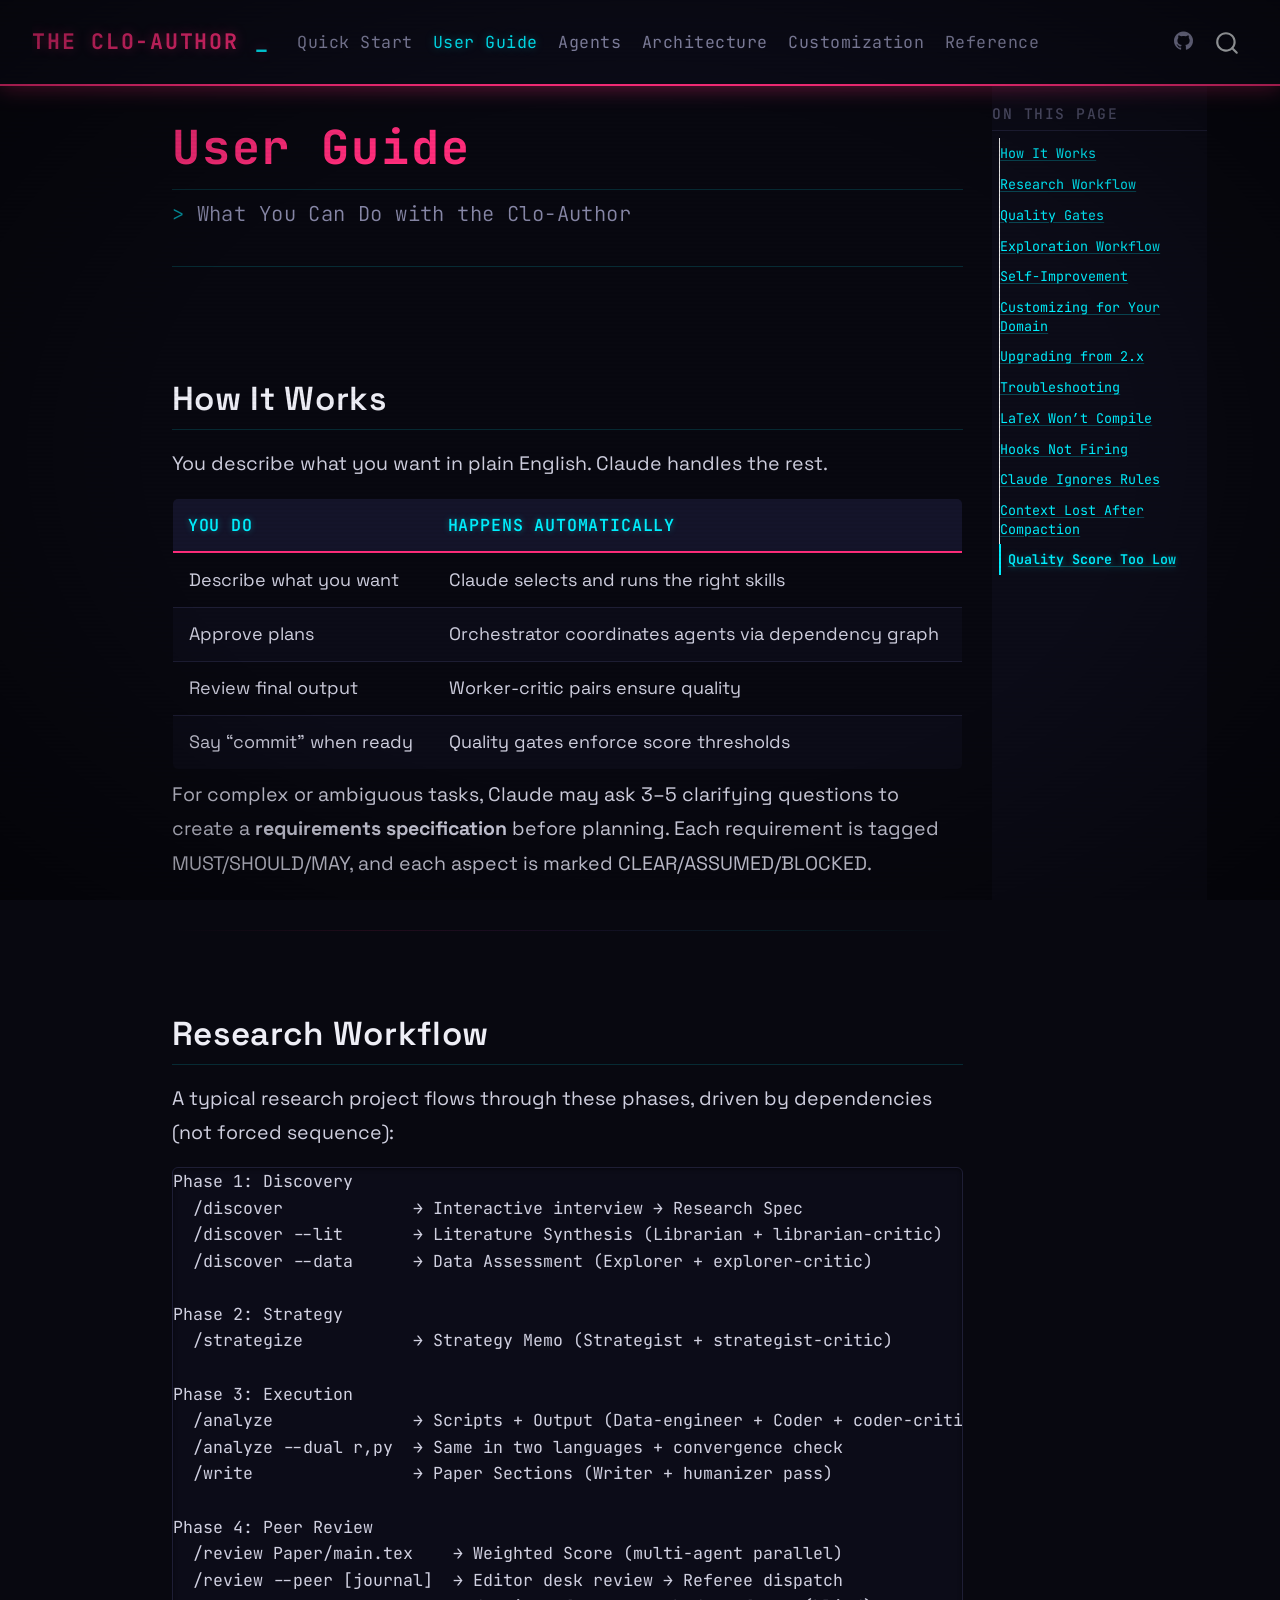
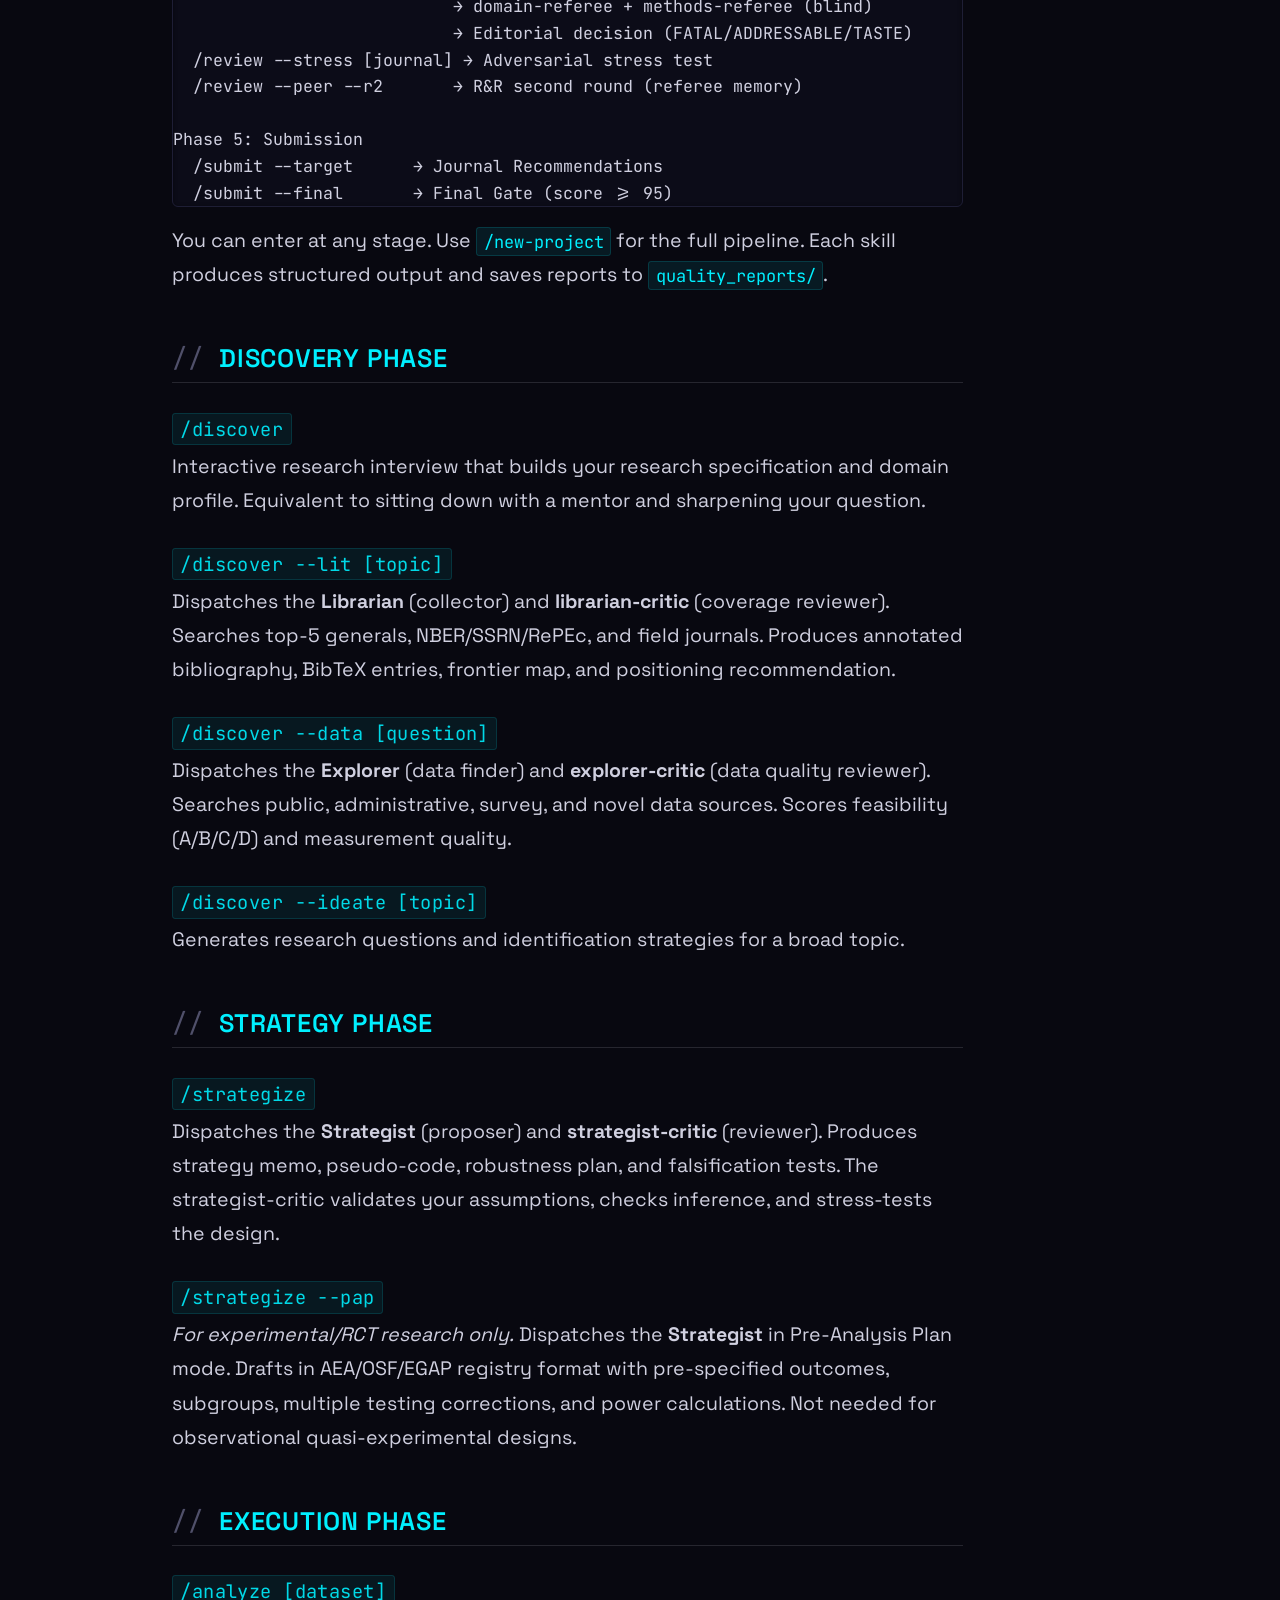
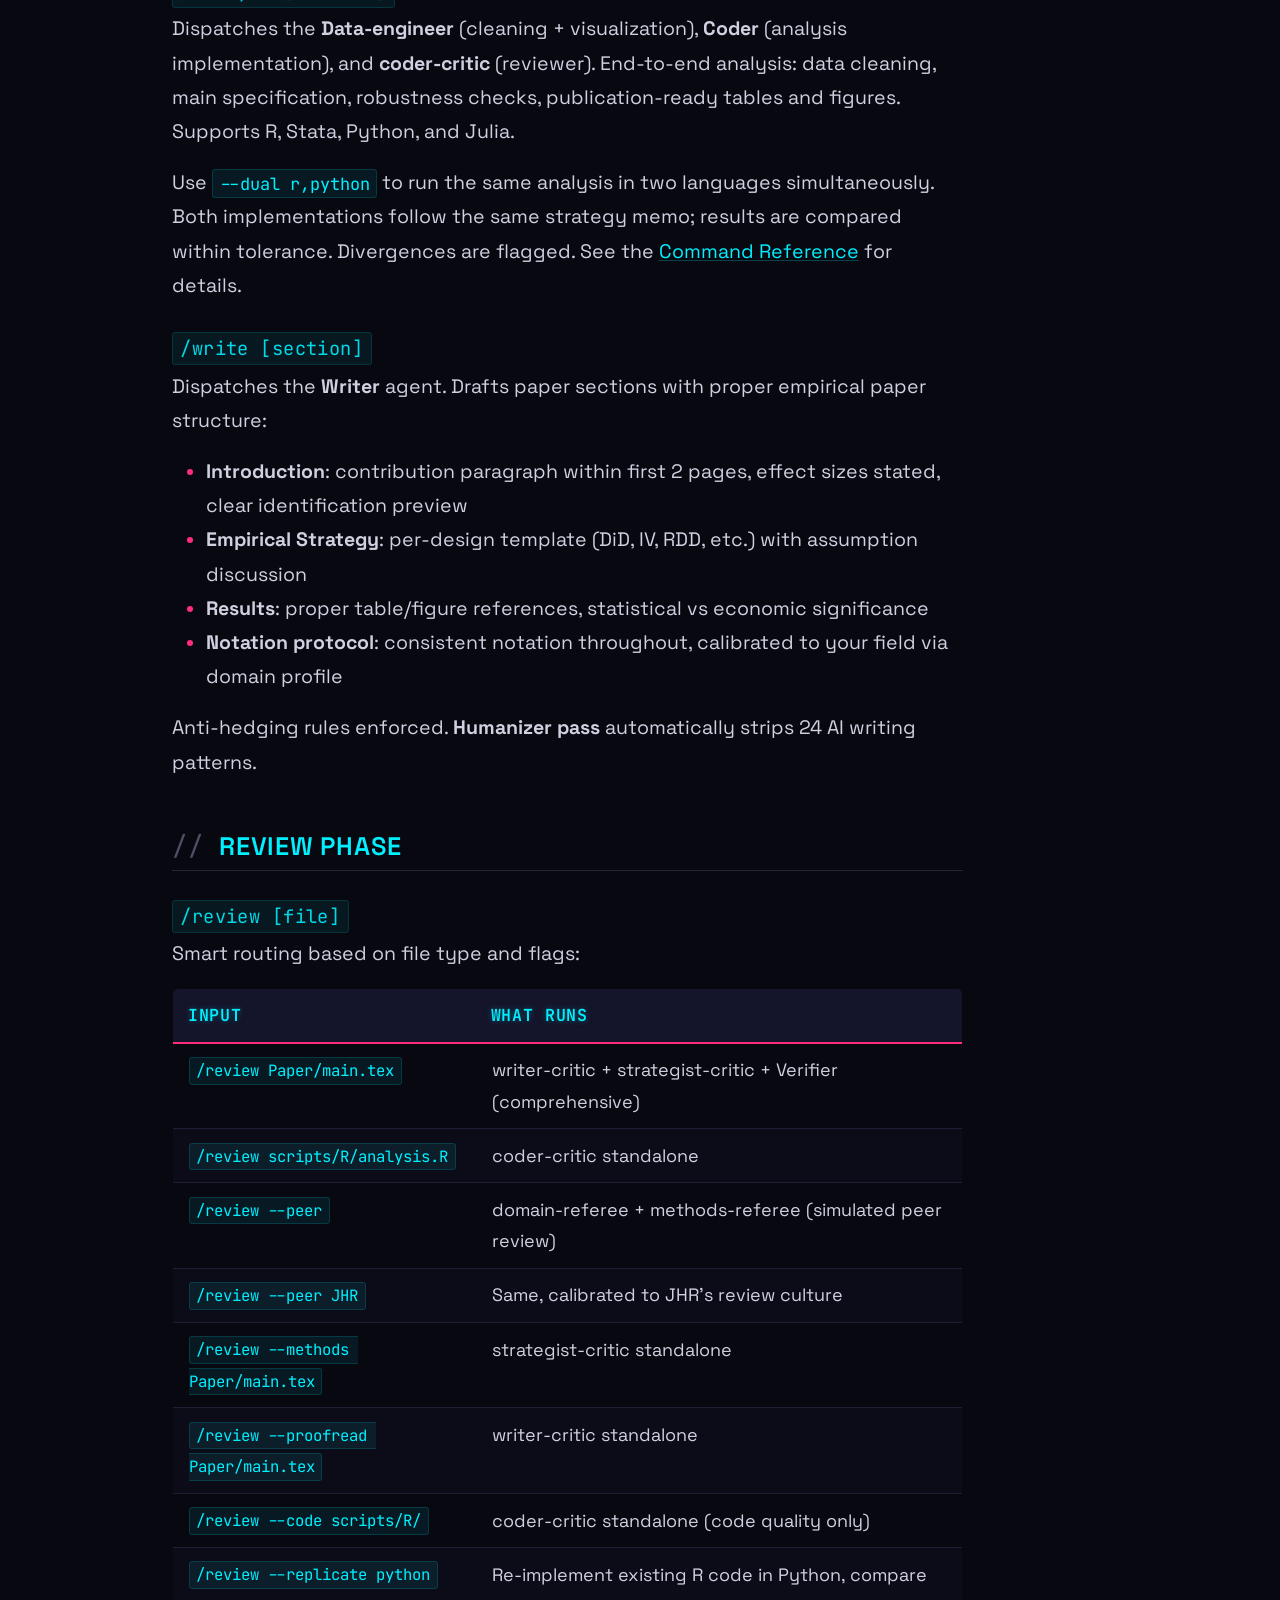
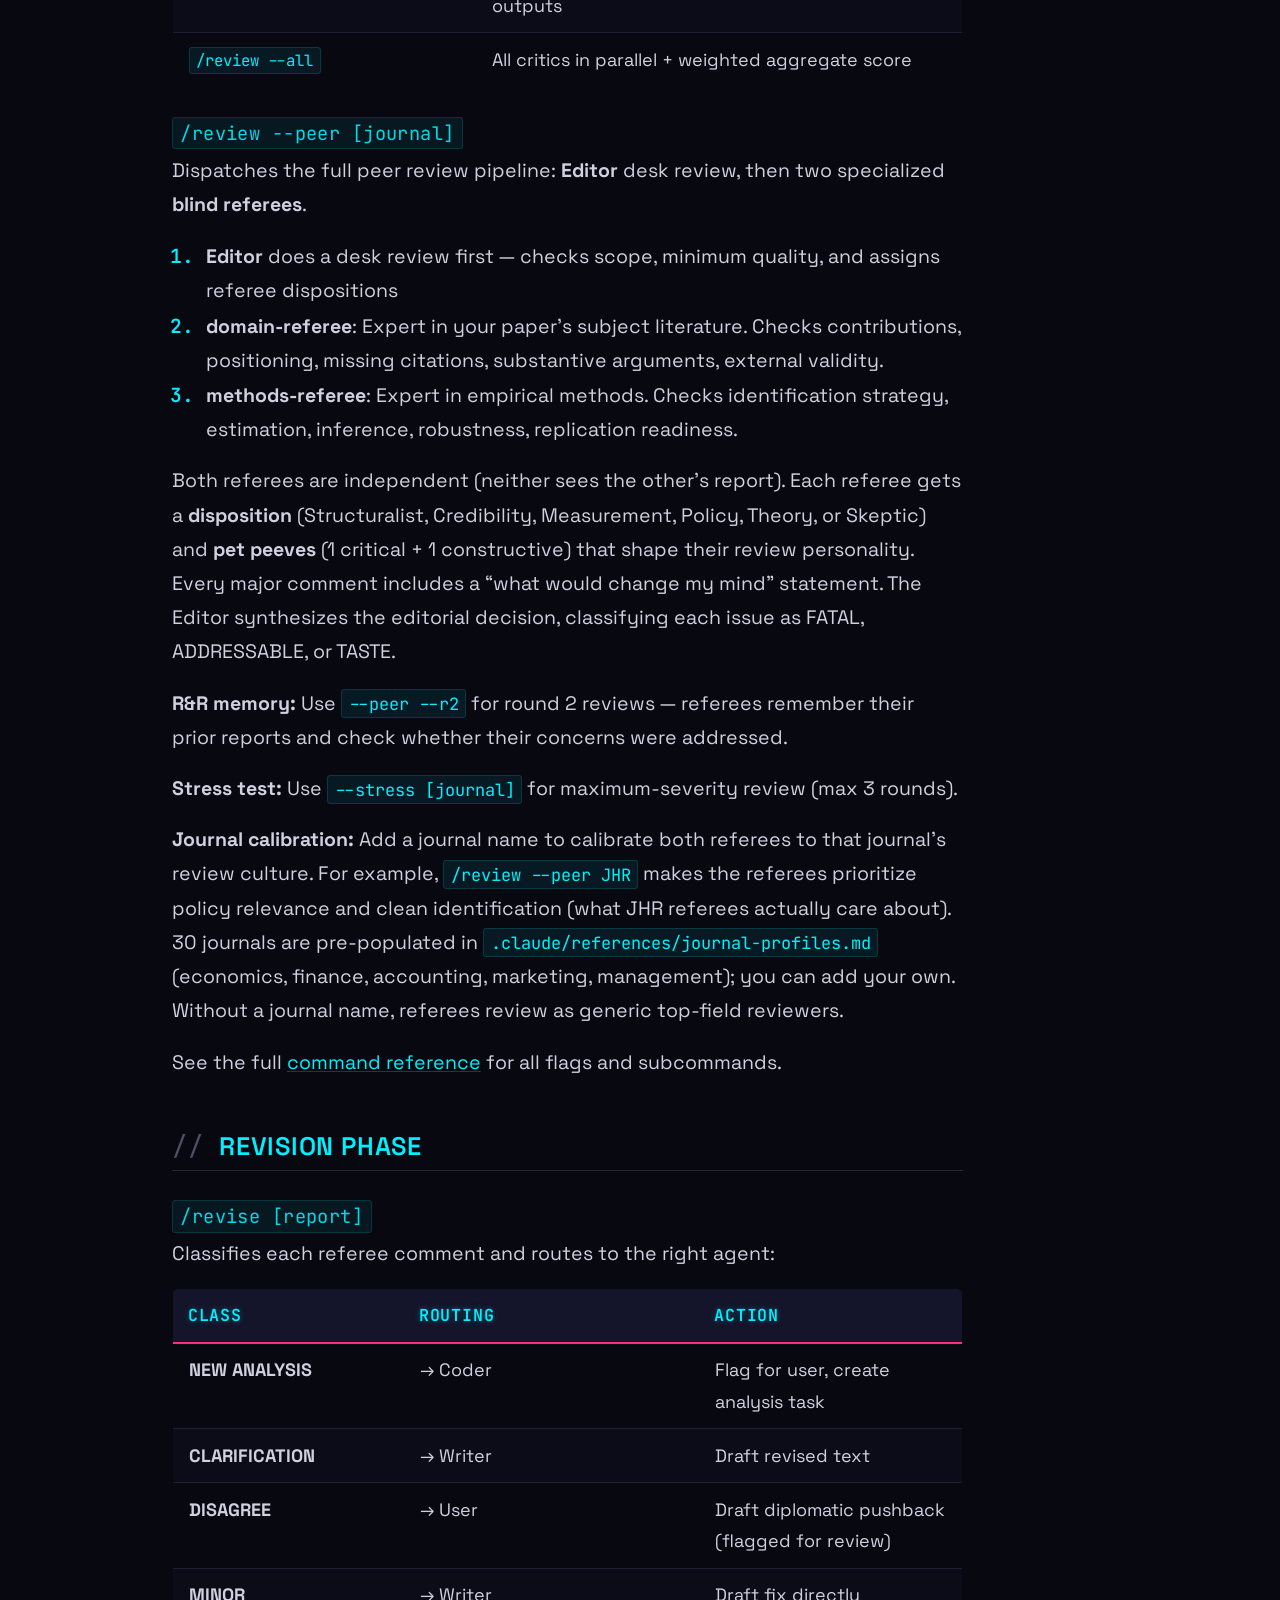
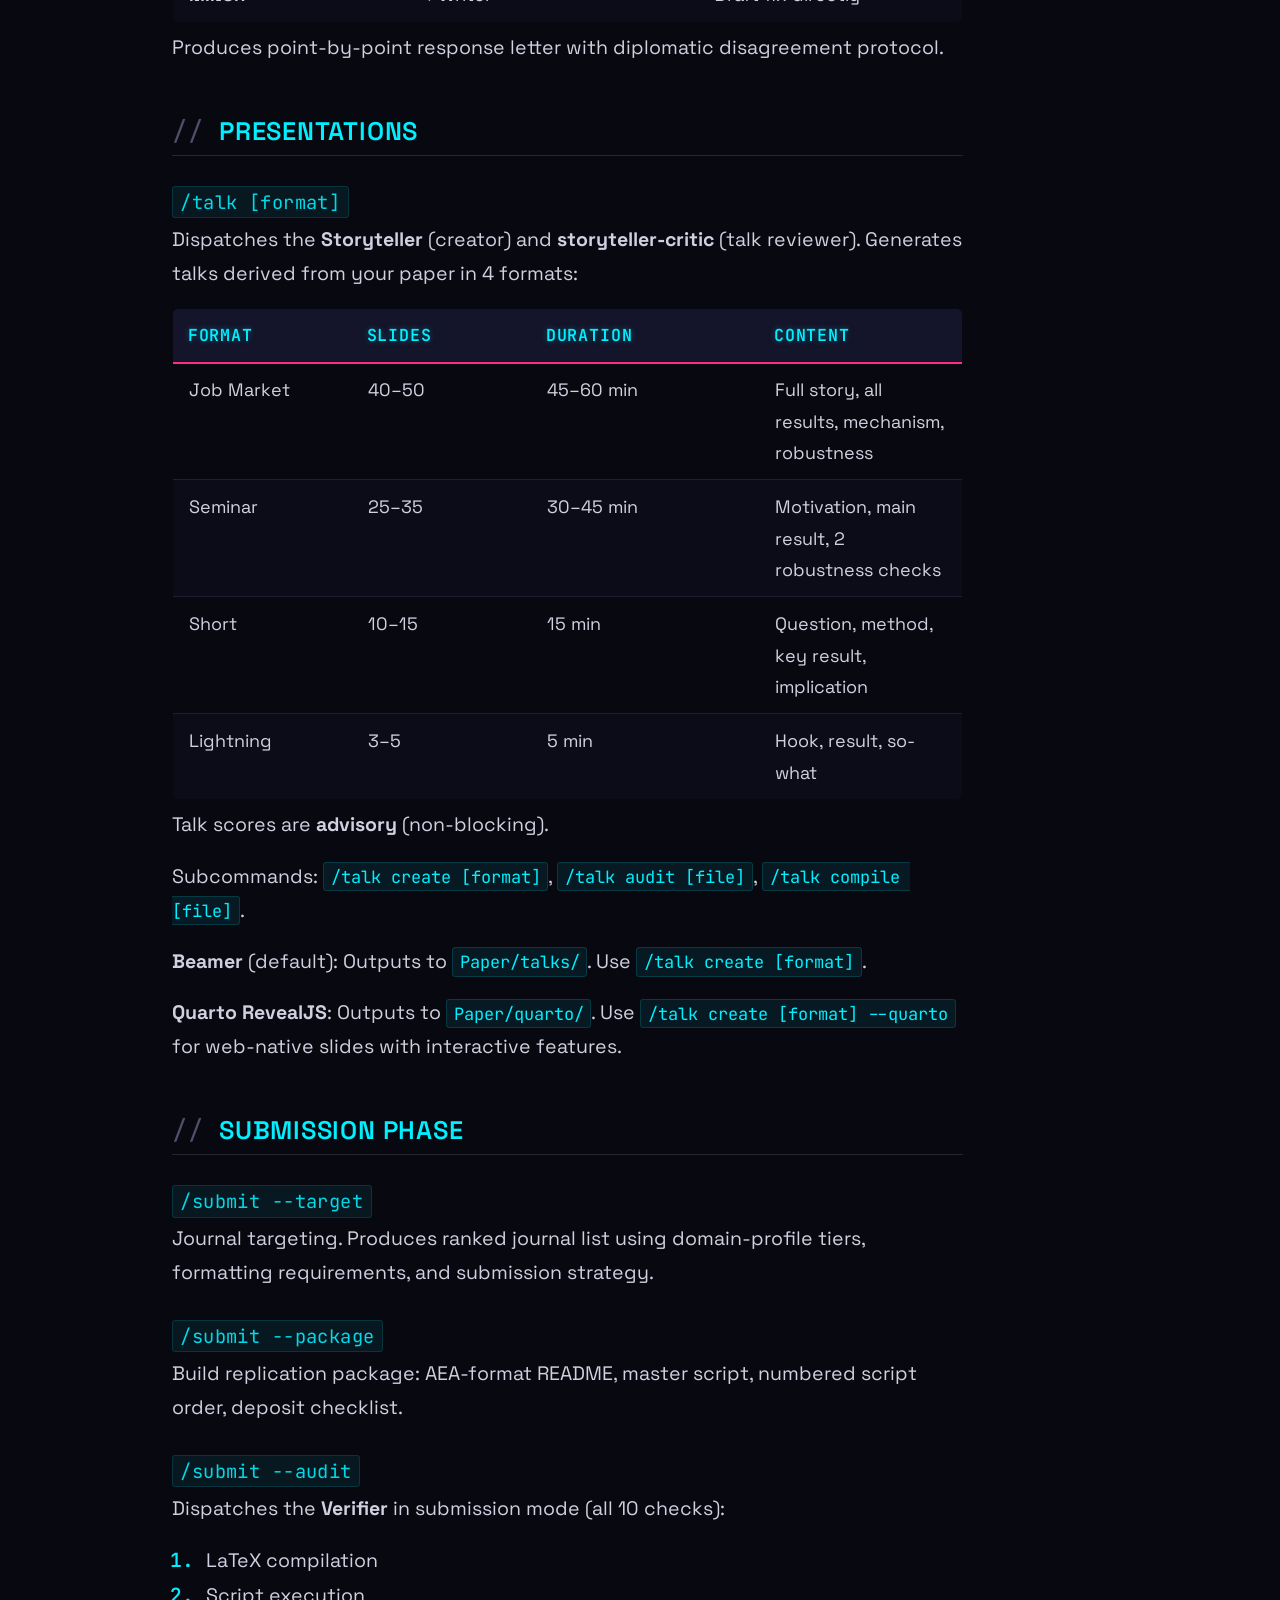
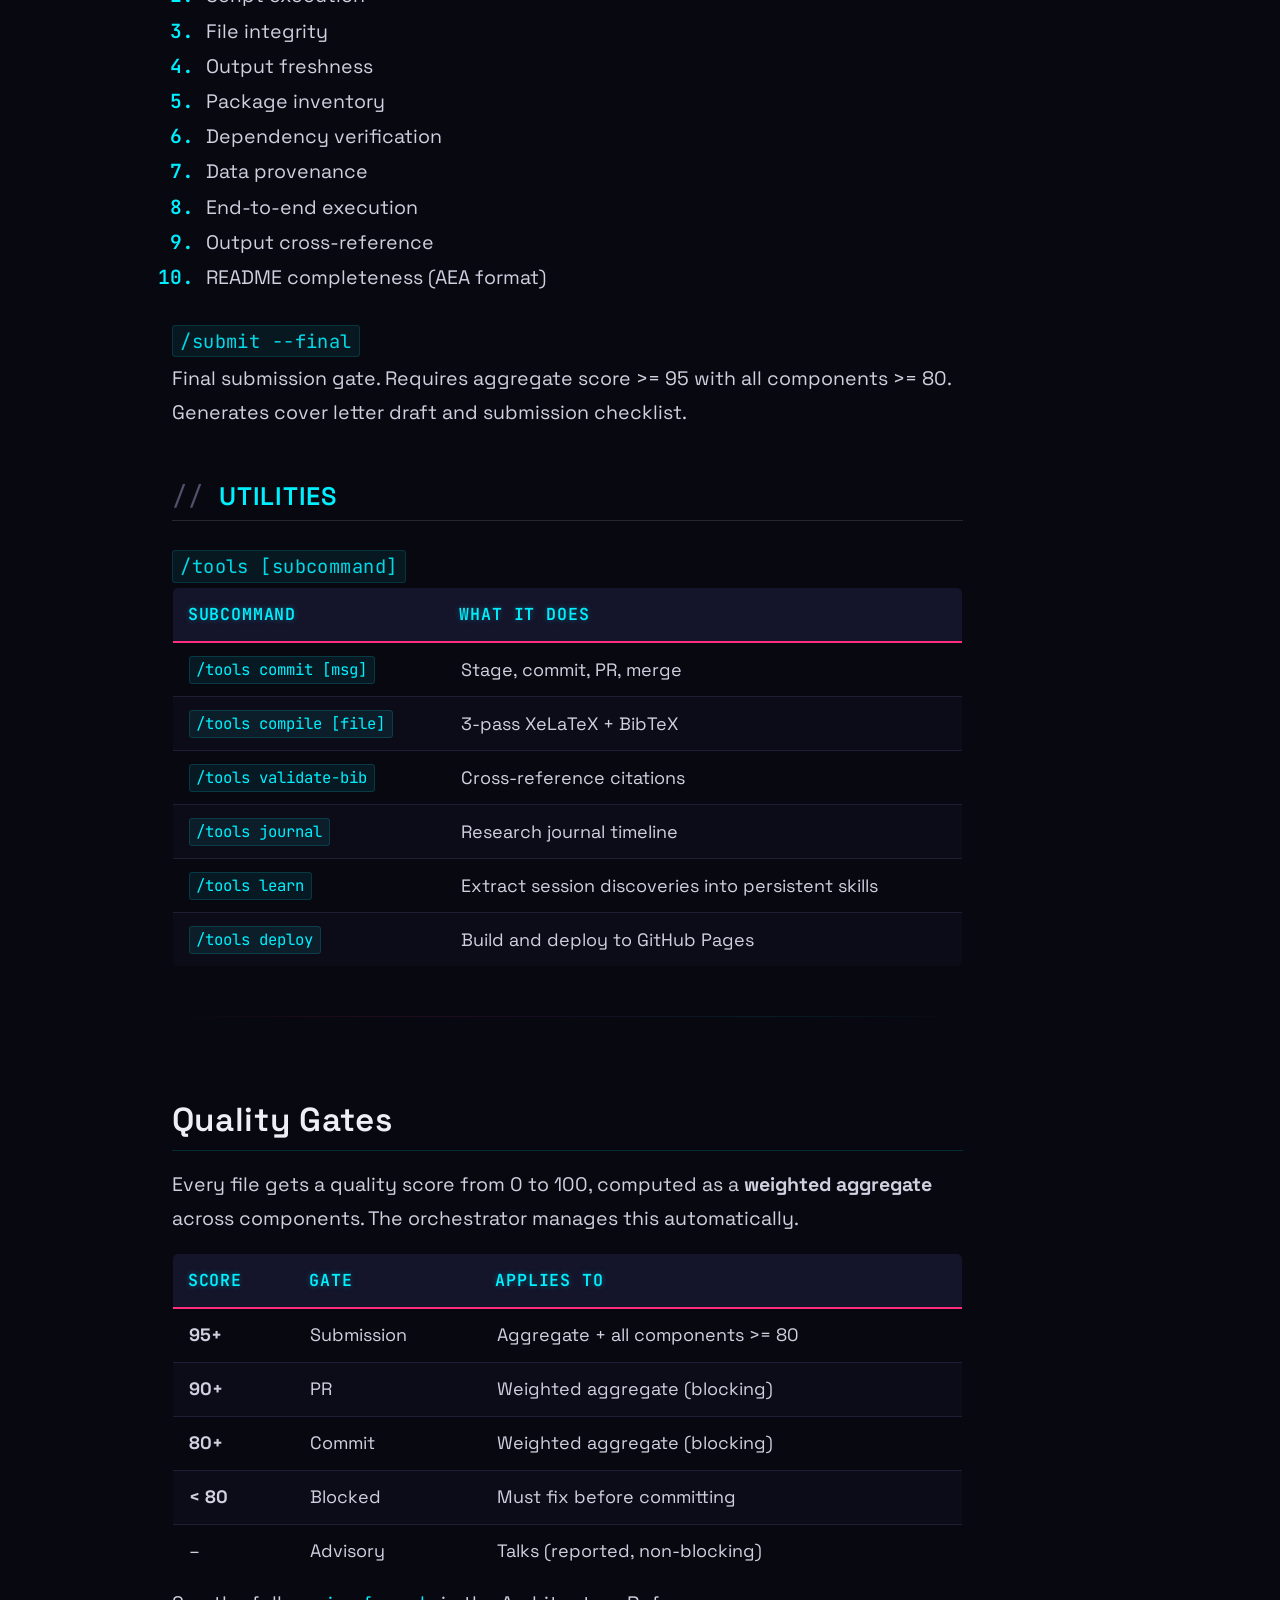
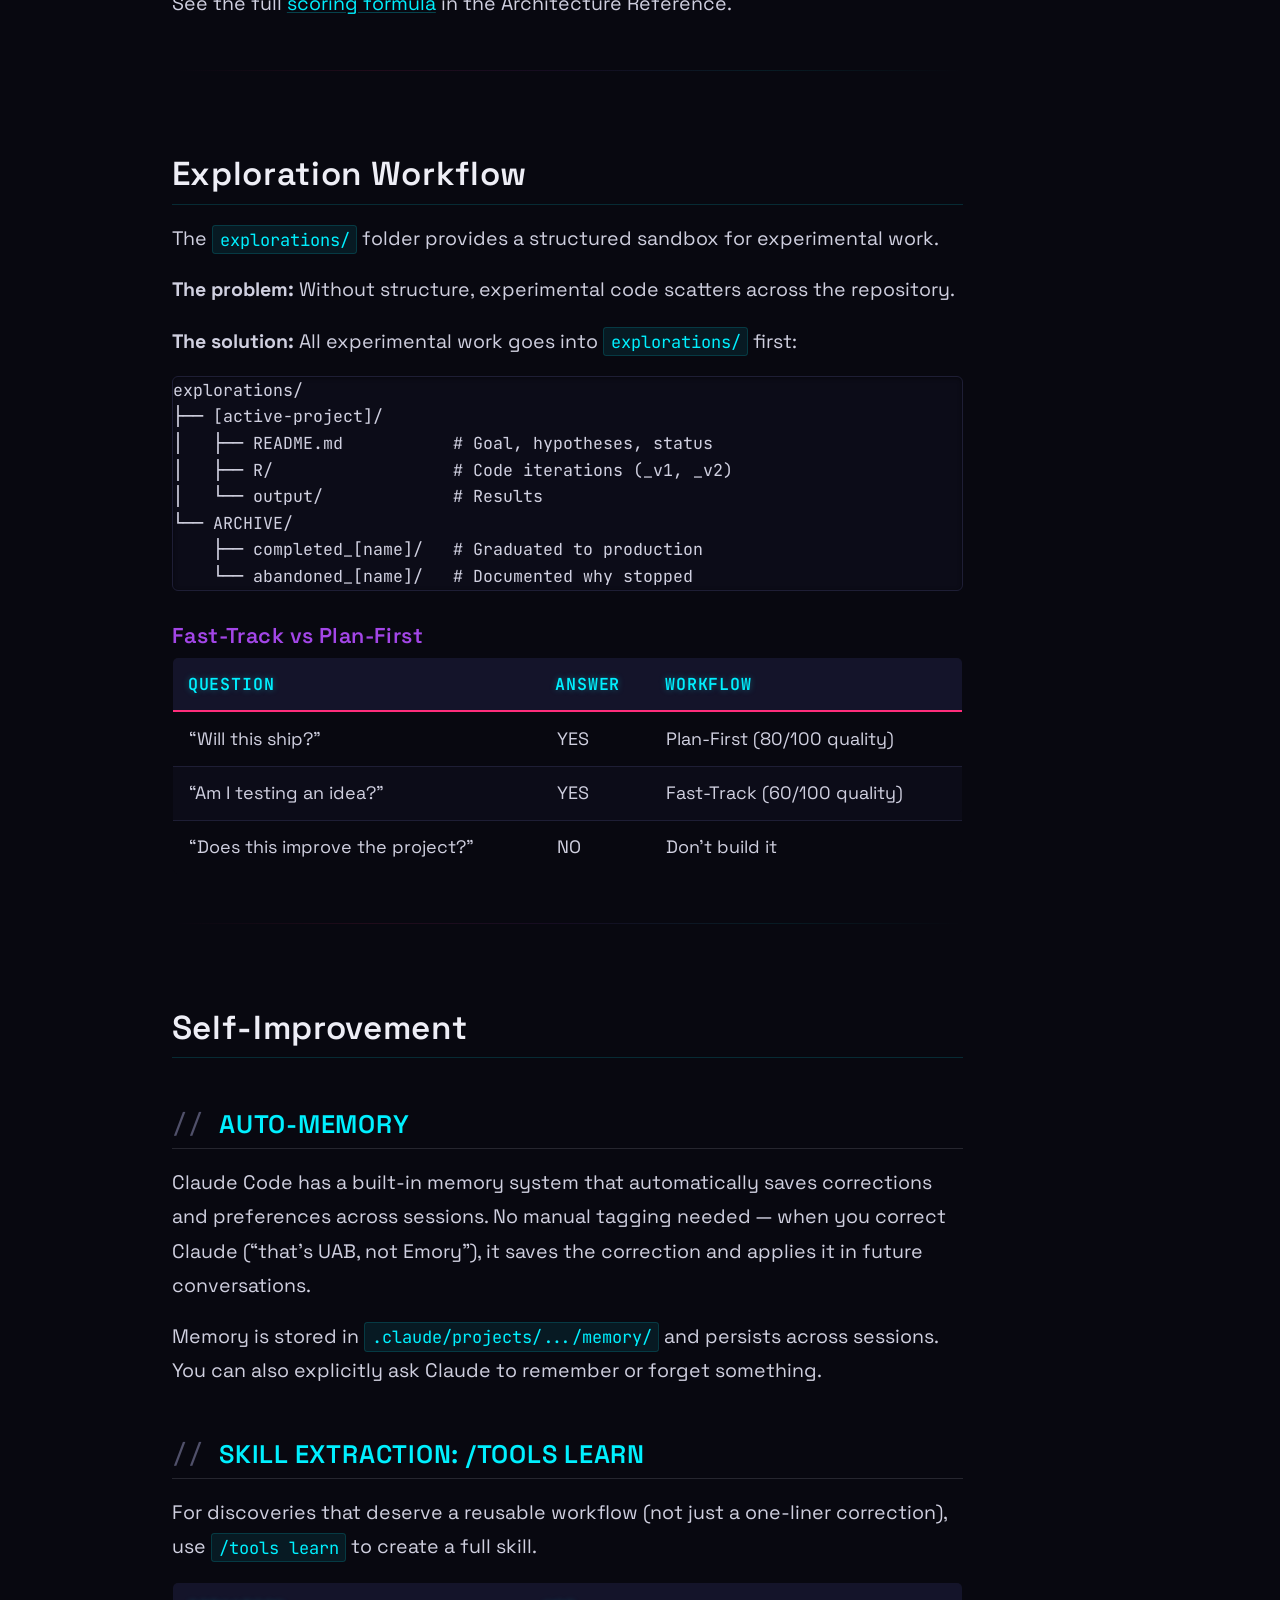
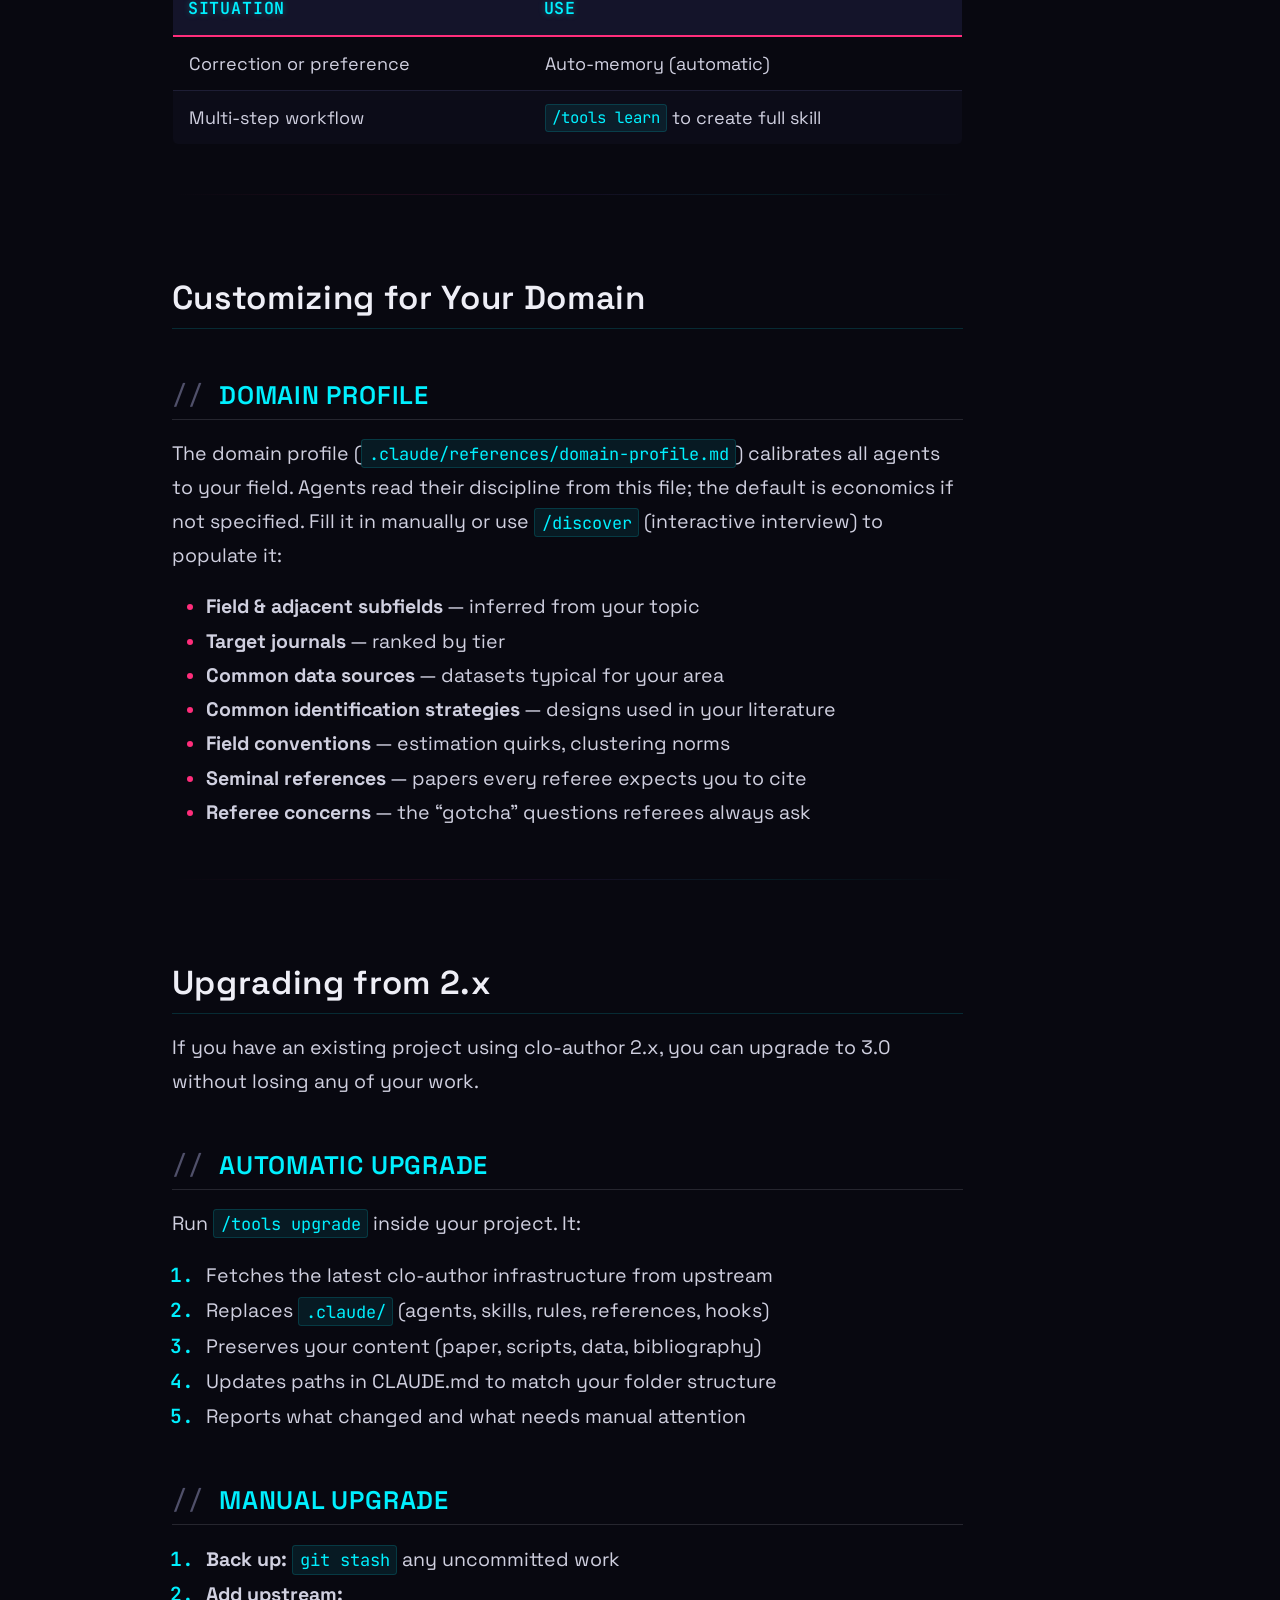
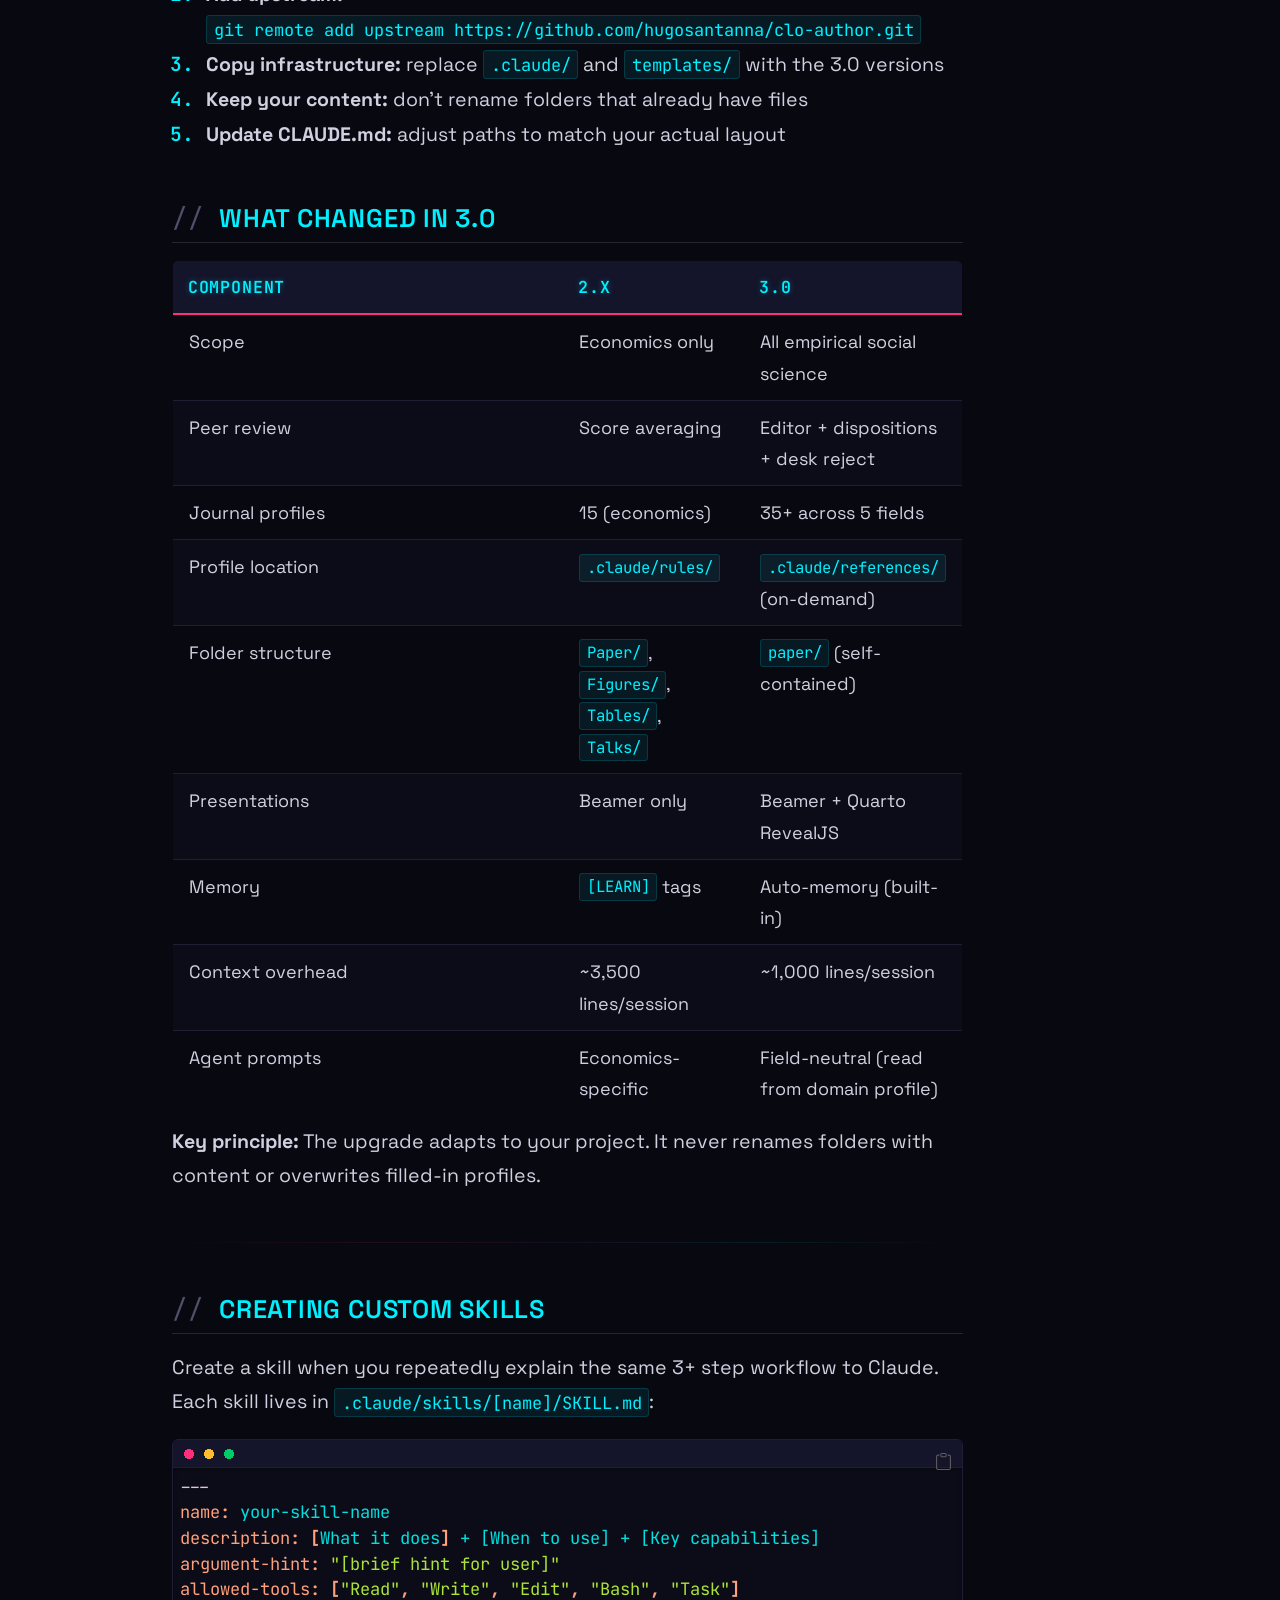
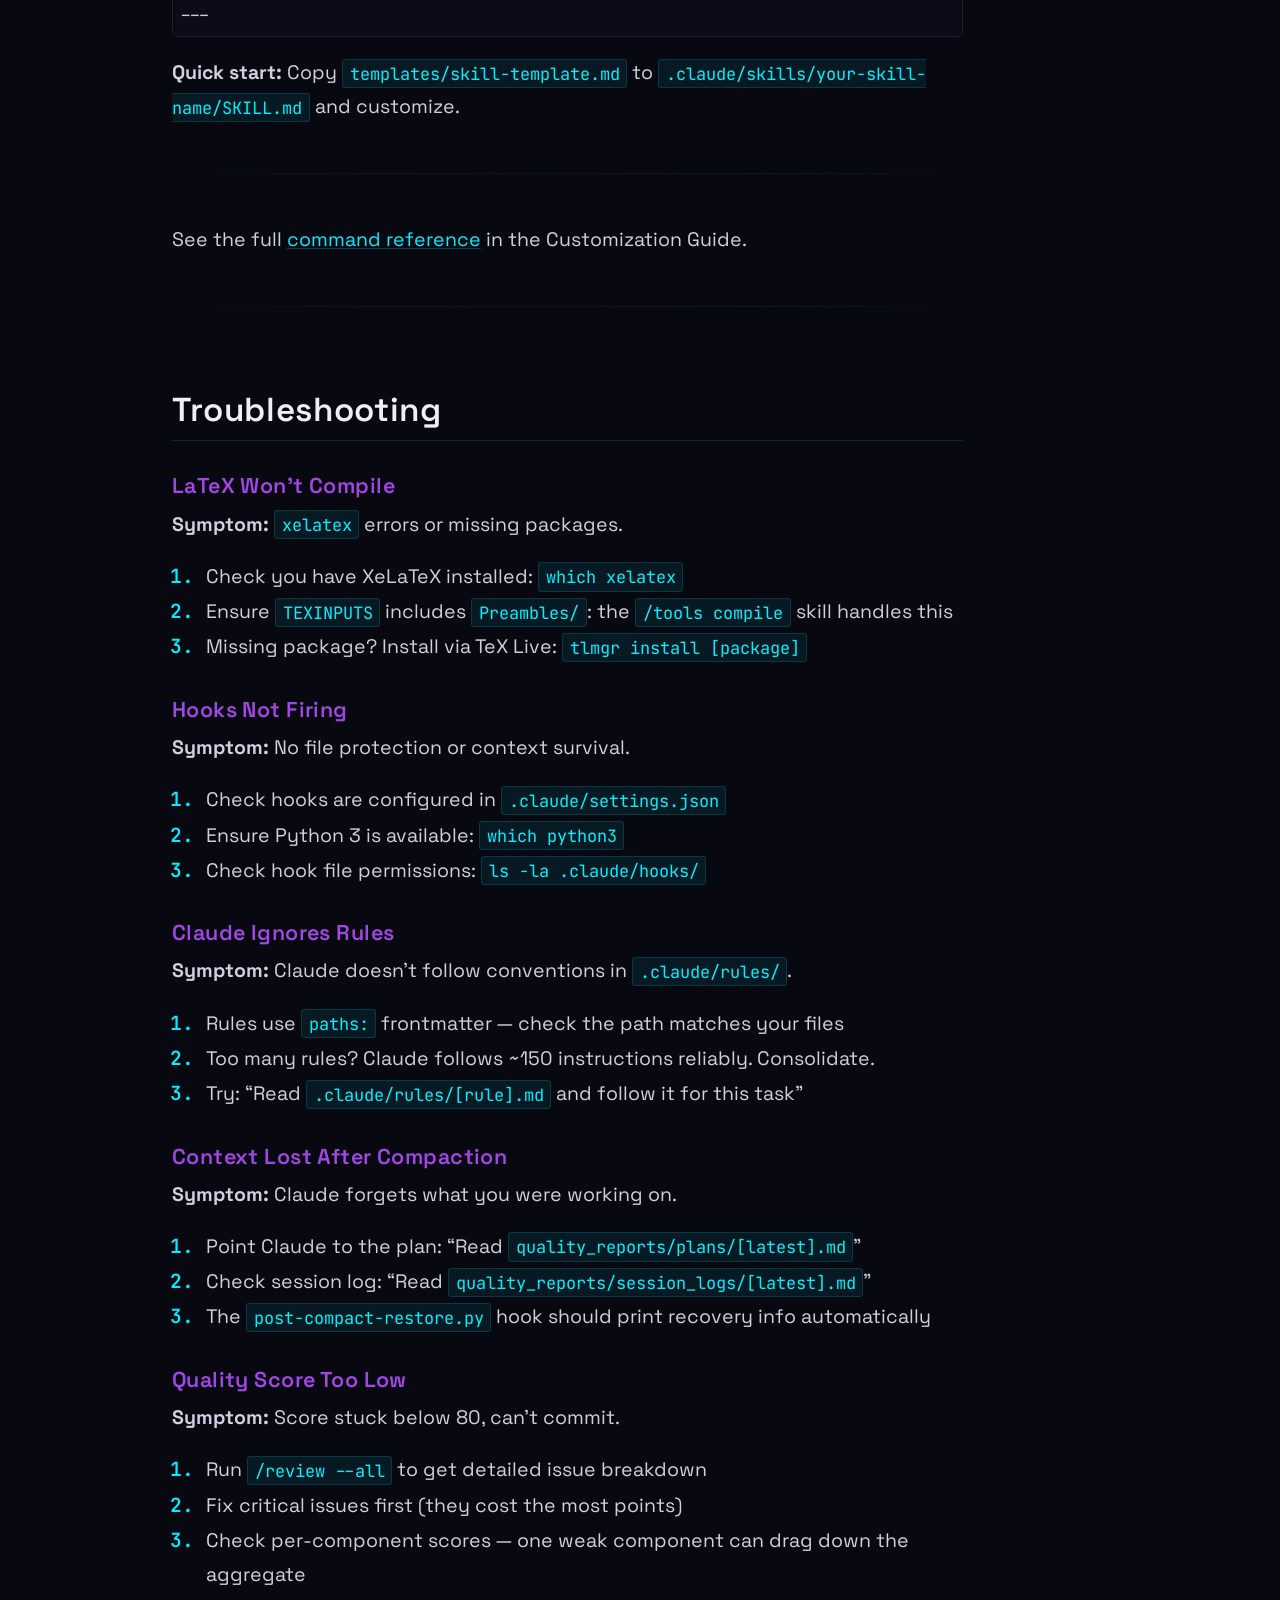
<file: user-guide.html>
<!DOCTYPE html>
<html xmlns="http://www.w3.org/1999/xhtml" lang="en" xml:lang="en"><head>

<meta charset="utf-8">
<meta name="generator" content="quarto-1.8.27">

<meta name="viewport" content="width=device-width, initial-scale=1.0, user-scalable=yes">


<title>User Guide – The Clo-Author</title>
<style>
code{white-space: pre-wrap;}
span.smallcaps{font-variant: small-caps;}
div.columns{display: flex; gap: min(4vw, 1.5em);}
div.column{flex: auto; overflow-x: auto;}
div.hanging-indent{margin-left: 1.5em; text-indent: -1.5em;}
ul.task-list{list-style: none;}
ul.task-list li input[type="checkbox"] {
  width: 0.8em;
  margin: 0 0.8em 0.2em -1em; /* quarto-specific, see https://github.com/quarto-dev/quarto-cli/issues/4556 */ 
  vertical-align: middle;
}
/* CSS for syntax highlighting */
html { -webkit-text-size-adjust: 100%; }
pre > code.sourceCode { white-space: pre; position: relative; }
pre > code.sourceCode > span { display: inline-block; line-height: 1.25; }
pre > code.sourceCode > span:empty { height: 1.2em; }
.sourceCode { overflow: visible; }
code.sourceCode > span { color: inherit; text-decoration: inherit; }
div.sourceCode { margin: 1em 0; }
pre.sourceCode { margin: 0; }
@media screen {
div.sourceCode { overflow: auto; }
}
@media print {
pre > code.sourceCode { white-space: pre-wrap; }
pre > code.sourceCode > span { text-indent: -5em; padding-left: 5em; }
}
pre.numberSource code
  { counter-reset: source-line 0; }
pre.numberSource code > span
  { position: relative; left: -4em; counter-increment: source-line; }
pre.numberSource code > span > a:first-child::before
  { content: counter(source-line);
    position: relative; left: -1em; text-align: right; vertical-align: baseline;
    border: none; display: inline-block;
    -webkit-touch-callout: none; -webkit-user-select: none;
    -khtml-user-select: none; -moz-user-select: none;
    -ms-user-select: none; user-select: none;
    padding: 0 4px; width: 4em;
  }
pre.numberSource { margin-left: 3em;  padding-left: 4px; }
div.sourceCode
  {   }
@media screen {
pre > code.sourceCode > span > a:first-child::before { text-decoration: underline; }
}
</style>


<script src="site_libs/quarto-nav/quarto-nav.js"></script>
<script src="site_libs/quarto-nav/headroom.min.js"></script>
<script src="site_libs/clipboard/clipboard.min.js"></script>
<script src="site_libs/quarto-search/autocomplete.umd.js"></script>
<script src="site_libs/quarto-search/fuse.min.js"></script>
<script src="site_libs/quarto-search/quarto-search.js"></script>
<meta name="quarto:offset" content="./">
<script src="site_libs/quarto-html/quarto.js" type="module"></script>
<script src="site_libs/quarto-html/tabsets/tabsets.js" type="module"></script>
<script src="site_libs/quarto-html/axe/axe-check.js" type="module"></script>
<script src="site_libs/quarto-html/popper.min.js"></script>
<script src="site_libs/quarto-html/tippy.umd.min.js"></script>
<script src="site_libs/quarto-html/anchor.min.js"></script>
<link href="site_libs/quarto-html/tippy.css" rel="stylesheet">
<link href="site_libs/quarto-html/quarto-syntax-highlighting-dark-be788d54854417ccf85972ce5a1e216a.css" rel="stylesheet" id="quarto-text-highlighting-styles">
<script src="site_libs/bootstrap/bootstrap.min.js"></script>
<link href="site_libs/bootstrap/bootstrap-icons.css" rel="stylesheet">
<link href="site_libs/bootstrap/bootstrap-2ed217316077e1b63917f5fed0b8555e.min.css" rel="stylesheet" append-hash="true" id="quarto-bootstrap" data-mode="dark">
<script id="quarto-search-options" type="application/json">{
  "location": "navbar",
  "copy-button": false,
  "collapse-after": 3,
  "panel-placement": "end",
  "type": "overlay",
  "limit": 50,
  "keyboard-shortcut": [
    "f",
    "/",
    "s"
  ],
  "show-item-context": false,
  "language": {
    "search-no-results-text": "No results",
    "search-matching-documents-text": "matching documents",
    "search-copy-link-title": "Copy link to search",
    "search-hide-matches-text": "Hide additional matches",
    "search-more-match-text": "more match in this document",
    "search-more-matches-text": "more matches in this document",
    "search-clear-button-title": "Clear",
    "search-text-placeholder": "",
    "search-detached-cancel-button-title": "Cancel",
    "search-submit-button-title": "Submit",
    "search-label": "Search"
  }
}</script>
<style>html{ scroll-behavior: smooth; }</style>


</head>

<body class="nav-fixed quarto-light">

<div id="quarto-search-results"></div>
  <header id="quarto-header" class="headroom fixed-top">
    <nav class="navbar navbar-expand-lg " data-bs-theme="dark">
      <div class="navbar-container container-fluid">
      <div class="navbar-brand-container mx-auto">
    <a class="navbar-brand" href="./index.html">
    <span class="navbar-title">The Clo-Author</span>
    </a>
  </div>
            <div id="quarto-search" class="" title="Search"></div>
          <button class="navbar-toggler" type="button" data-bs-toggle="collapse" data-bs-target="#navbarCollapse" aria-controls="navbarCollapse" role="menu" aria-expanded="false" aria-label="Toggle navigation" onclick="if (window.quartoToggleHeadroom) { window.quartoToggleHeadroom(); }">
  <span class="navbar-toggler-icon"></span>
</button>
          <div class="collapse navbar-collapse" id="navbarCollapse">
            <ul class="navbar-nav navbar-nav-scroll me-auto">
  <li class="nav-item">
    <a class="nav-link" href="./index.html"> 
<span class="menu-text">Quick Start</span></a>
  </li>  
  <li class="nav-item">
    <a class="nav-link active" href="./user-guide.html" aria-current="page"> 
<span class="menu-text">User Guide</span></a>
  </li>  
  <li class="nav-item">
    <a class="nav-link" href="./agents.html"> 
<span class="menu-text">Agents</span></a>
  </li>  
  <li class="nav-item">
    <a class="nav-link" href="./architecture.html"> 
<span class="menu-text">Architecture</span></a>
  </li>  
  <li class="nav-item">
    <a class="nav-link" href="./customization.html"> 
<span class="menu-text">Customization</span></a>
  </li>  
  <li class="nav-item">
    <a class="nav-link" href="./reference.html"> 
<span class="menu-text">Reference</span></a>
  </li>  
</ul>
            <ul class="navbar-nav navbar-nav-scroll ms-auto">
  <li class="nav-item compact">
    <a class="nav-link" href="https://github.com/hugosantanna/clo-author"> <i class="bi bi-github" role="img">
</i> 
<span class="menu-text"></span></a>
  </li>  
</ul>
          </div> <!-- /navcollapse -->
            <div class="quarto-navbar-tools">
</div>
      </div> <!-- /container-fluid -->
    </nav>
</header>
<!-- content -->
<div id="quarto-content" class="quarto-container page-columns page-rows-contents page-layout-article page-navbar">
<!-- sidebar -->
<!-- margin-sidebar -->
    <div id="quarto-margin-sidebar" class="sidebar margin-sidebar">
        <nav id="TOC" role="doc-toc" class="toc-active">
    <h2 id="toc-title">On this page</h2>
   
  <ul>
  <li><a href="#how-it-works" id="toc-how-it-works" class="nav-link active" data-scroll-target="#how-it-works">How It Works</a></li>
  <li><a href="#research-workflow" id="toc-research-workflow" class="nav-link" data-scroll-target="#research-workflow">Research Workflow</a>
  <ul class="collapse">
  <li><a href="#discovery-phase" id="toc-discovery-phase" class="nav-link" data-scroll-target="#discovery-phase">Discovery Phase</a>
  <ul class="collapse">
  <li><a href="#discover" id="toc-discover" class="nav-link" data-scroll-target="#discover"><code>/discover</code></a></li>
  <li><a href="#discover---lit-topic" id="toc-discover---lit-topic" class="nav-link" data-scroll-target="#discover---lit-topic"><code>/discover --lit [topic]</code></a></li>
  <li><a href="#discover---data-question" id="toc-discover---data-question" class="nav-link" data-scroll-target="#discover---data-question"><code>/discover --data [question]</code></a></li>
  <li><a href="#discover---ideate-topic" id="toc-discover---ideate-topic" class="nav-link" data-scroll-target="#discover---ideate-topic"><code>/discover --ideate [topic]</code></a></li>
  </ul></li>
  <li><a href="#strategy-phase" id="toc-strategy-phase" class="nav-link" data-scroll-target="#strategy-phase">Strategy Phase</a>
  <ul class="collapse">
  <li><a href="#strategize" id="toc-strategize" class="nav-link" data-scroll-target="#strategize"><code>/strategize</code></a></li>
  <li><a href="#strategize---pap" id="toc-strategize---pap" class="nav-link" data-scroll-target="#strategize---pap"><code>/strategize --pap</code></a></li>
  </ul></li>
  <li><a href="#execution-phase" id="toc-execution-phase" class="nav-link" data-scroll-target="#execution-phase">Execution Phase</a>
  <ul class="collapse">
  <li><a href="#analyze-dataset" id="toc-analyze-dataset" class="nav-link" data-scroll-target="#analyze-dataset"><code>/analyze [dataset]</code></a></li>
  <li><a href="#write-section" id="toc-write-section" class="nav-link" data-scroll-target="#write-section"><code>/write [section]</code></a></li>
  </ul></li>
  <li><a href="#review-phase" id="toc-review-phase" class="nav-link" data-scroll-target="#review-phase">Review Phase</a>
  <ul class="collapse">
  <li><a href="#review-file" id="toc-review-file" class="nav-link" data-scroll-target="#review-file"><code>/review [file]</code></a></li>
  <li><a href="#review---peer-journal" id="toc-review---peer-journal" class="nav-link" data-scroll-target="#review---peer-journal"><code>/review --peer [journal]</code></a></li>
  </ul></li>
  <li><a href="#revision-phase" id="toc-revision-phase" class="nav-link" data-scroll-target="#revision-phase">Revision Phase</a>
  <ul class="collapse">
  <li><a href="#revise-report" id="toc-revise-report" class="nav-link" data-scroll-target="#revise-report"><code>/revise [report]</code></a></li>
  </ul></li>
  <li><a href="#presentations" id="toc-presentations" class="nav-link" data-scroll-target="#presentations">Presentations</a>
  <ul class="collapse">
  <li><a href="#talk-format" id="toc-talk-format" class="nav-link" data-scroll-target="#talk-format"><code>/talk [format]</code></a></li>
  </ul></li>
  <li><a href="#submission-phase" id="toc-submission-phase" class="nav-link" data-scroll-target="#submission-phase">Submission Phase</a>
  <ul class="collapse">
  <li><a href="#submit---target" id="toc-submit---target" class="nav-link" data-scroll-target="#submit---target"><code>/submit --target</code></a></li>
  <li><a href="#submit---package" id="toc-submit---package" class="nav-link" data-scroll-target="#submit---package"><code>/submit --package</code></a></li>
  <li><a href="#submit---audit" id="toc-submit---audit" class="nav-link" data-scroll-target="#submit---audit"><code>/submit --audit</code></a></li>
  <li><a href="#submit---final" id="toc-submit---final" class="nav-link" data-scroll-target="#submit---final"><code>/submit --final</code></a></li>
  </ul></li>
  <li><a href="#utilities" id="toc-utilities" class="nav-link" data-scroll-target="#utilities">Utilities</a>
  <ul class="collapse">
  <li><a href="#tools-subcommand" id="toc-tools-subcommand" class="nav-link" data-scroll-target="#tools-subcommand"><code>/tools [subcommand]</code></a></li>
  </ul></li>
  </ul></li>
  <li><a href="#quality-gates" id="toc-quality-gates" class="nav-link" data-scroll-target="#quality-gates">Quality Gates</a></li>
  <li><a href="#sec-exploration" id="toc-sec-exploration" class="nav-link" data-scroll-target="#sec-exploration">Exploration Workflow</a>
  <ul class="collapse">
  <li><a href="#fast-track-vs-plan-first" id="toc-fast-track-vs-plan-first" class="nav-link" data-scroll-target="#fast-track-vs-plan-first">Fast-Track vs Plan-First</a></li>
  </ul></li>
  <li><a href="#self-improvement" id="toc-self-improvement" class="nav-link" data-scroll-target="#self-improvement">Self-Improvement</a>
  <ul class="collapse">
  <li><a href="#auto-memory" id="toc-auto-memory" class="nav-link" data-scroll-target="#auto-memory">Auto-Memory</a></li>
  <li><a href="#skill-extraction-tools-learn" id="toc-skill-extraction-tools-learn" class="nav-link" data-scroll-target="#skill-extraction-tools-learn">Skill Extraction: /tools learn</a></li>
  </ul></li>
  <li><a href="#customizing-for-your-domain" id="toc-customizing-for-your-domain" class="nav-link" data-scroll-target="#customizing-for-your-domain">Customizing for Your Domain</a>
  <ul class="collapse">
  <li><a href="#domain-profile" id="toc-domain-profile" class="nav-link" data-scroll-target="#domain-profile">Domain Profile</a></li>
  </ul></li>
  <li><a href="#sec-upgrading" id="toc-sec-upgrading" class="nav-link" data-scroll-target="#sec-upgrading">Upgrading from 2.x</a>
  <ul class="collapse">
  <li><a href="#automatic-upgrade" id="toc-automatic-upgrade" class="nav-link" data-scroll-target="#automatic-upgrade">Automatic Upgrade</a></li>
  <li><a href="#manual-upgrade" id="toc-manual-upgrade" class="nav-link" data-scroll-target="#manual-upgrade">Manual Upgrade</a></li>
  <li><a href="#what-changed-in-3.0" id="toc-what-changed-in-3.0" class="nav-link" data-scroll-target="#what-changed-in-3.0">What Changed in 3.0</a></li>
  <li><a href="#sec-create-skills" id="toc-sec-create-skills" class="nav-link" data-scroll-target="#sec-create-skills">Creating Custom Skills</a></li>
  </ul></li>
  <li><a href="#troubleshooting" id="toc-troubleshooting" class="nav-link" data-scroll-target="#troubleshooting">Troubleshooting</a>
  <ul class="collapse">
  <li><a href="#latex-wont-compile" id="toc-latex-wont-compile" class="nav-link" data-scroll-target="#latex-wont-compile">LaTeX Won’t Compile</a></li>
  <li><a href="#hooks-not-firing" id="toc-hooks-not-firing" class="nav-link" data-scroll-target="#hooks-not-firing">Hooks Not Firing</a></li>
  <li><a href="#claude-ignores-rules" id="toc-claude-ignores-rules" class="nav-link" data-scroll-target="#claude-ignores-rules">Claude Ignores Rules</a></li>
  <li><a href="#context-lost-after-compaction" id="toc-context-lost-after-compaction" class="nav-link" data-scroll-target="#context-lost-after-compaction">Context Lost After Compaction</a></li>
  <li><a href="#quality-score-too-low" id="toc-quality-score-too-low" class="nav-link" data-scroll-target="#quality-score-too-low">Quality Score Too Low</a></li>
  </ul></li>
  </ul>
</nav>
    </div>
<!-- main -->
<main class="content" id="quarto-document-content">

<header id="title-block-header" class="quarto-title-block default">
<div class="quarto-title">
<h1 class="title">User Guide</h1>
<p class="subtitle lead">What You Can Do with the Clo-Author</p>
</div>



<div class="quarto-title-meta">

    
  
    
  </div>
  


</header>


<section id="how-it-works" class="level1">
<h1>How It Works</h1>
<p>You describe what you want in plain English. Claude handles the rest.</p>
<table class="caption-top table">
<thead>
<tr class="header">
<th>You Do</th>
<th>Happens Automatically</th>
</tr>
</thead>
<tbody>
<tr class="odd">
<td>Describe what you want</td>
<td>Claude selects and runs the right skills</td>
</tr>
<tr class="even">
<td>Approve plans</td>
<td>Orchestrator coordinates agents via dependency graph</td>
</tr>
<tr class="odd">
<td>Review final output</td>
<td>Worker-critic pairs ensure quality</td>
</tr>
<tr class="even">
<td>Say “commit” when ready</td>
<td>Quality gates enforce score thresholds</td>
</tr>
</tbody>
</table>
<p>For complex or ambiguous tasks, Claude may ask 3–5 clarifying questions to create a <strong>requirements specification</strong> before planning. Each requirement is tagged MUST/SHOULD/MAY, and each aspect is marked CLEAR/ASSUMED/BLOCKED.</p>
<hr>
</section>
<section id="research-workflow" class="level1">
<h1>Research Workflow</h1>
<p>A typical research project flows through these phases, driven by dependencies (not forced sequence):</p>
<pre><code>Phase 1: Discovery
  /discover             → Interactive interview → Research Spec
  /discover --lit       → Literature Synthesis (Librarian + librarian-critic)
  /discover --data      → Data Assessment (Explorer + explorer-critic)

Phase 2: Strategy
  /strategize           → Strategy Memo (Strategist + strategist-critic)

Phase 3: Execution
  /analyze              → Scripts + Output (Data-engineer + Coder + coder-critic)
  /analyze --dual r,py  → Same in two languages + convergence check
  /write                → Paper Sections (Writer + humanizer pass)

Phase 4: Peer Review
  /review Paper/main.tex    → Weighted Score (multi-agent parallel)
  /review --peer [journal]  → Editor desk review → Referee dispatch
                            → domain-referee + methods-referee (blind)
                            → Editorial decision (FATAL/ADDRESSABLE/TASTE)
  /review --stress [journal] → Adversarial stress test
  /review --peer --r2       → R&amp;R second round (referee memory)

Phase 5: Submission
  /submit --target      → Journal Recommendations
  /submit --final       → Final Gate (score &gt;= 95)</code></pre>
<p>You can enter at any stage. Use <code>/new-project</code> for the full pipeline. Each skill produces structured output and saves reports to <code>quality_reports/</code>.</p>
<section id="discovery-phase" class="level2">
<h2 class="anchored" data-anchor-id="discovery-phase">Discovery Phase</h2>
<section id="discover" class="level3">
<h3 class="anchored" data-anchor-id="discover"><code>/discover</code></h3>
<p>Interactive research interview that builds your research specification and domain profile. Equivalent to sitting down with a mentor and sharpening your question.</p>
</section>
<section id="discover---lit-topic" class="level3">
<h3 class="anchored" data-anchor-id="discover---lit-topic"><code>/discover --lit [topic]</code></h3>
<p>Dispatches the <strong>Librarian</strong> (collector) and <strong>librarian-critic</strong> (coverage reviewer). Searches top-5 generals, NBER/SSRN/RePEc, and field journals. Produces annotated bibliography, BibTeX entries, frontier map, and positioning recommendation.</p>
</section>
<section id="discover---data-question" class="level3">
<h3 class="anchored" data-anchor-id="discover---data-question"><code>/discover --data [question]</code></h3>
<p>Dispatches the <strong>Explorer</strong> (data finder) and <strong>explorer-critic</strong> (data quality reviewer). Searches public, administrative, survey, and novel data sources. Scores feasibility (A/B/C/D) and measurement quality.</p>
</section>
<section id="discover---ideate-topic" class="level3">
<h3 class="anchored" data-anchor-id="discover---ideate-topic"><code>/discover --ideate [topic]</code></h3>
<p>Generates research questions and identification strategies for a broad topic.</p>
</section>
</section>
<section id="strategy-phase" class="level2">
<h2 class="anchored" data-anchor-id="strategy-phase">Strategy Phase</h2>
<section id="strategize" class="level3">
<h3 class="anchored" data-anchor-id="strategize"><code>/strategize</code></h3>
<p>Dispatches the <strong>Strategist</strong> (proposer) and <strong>strategist-critic</strong> (reviewer). Produces strategy memo, pseudo-code, robustness plan, and falsification tests. The strategist-critic validates your assumptions, checks inference, and stress-tests the design.</p>
</section>
<section id="strategize---pap" class="level3">
<h3 class="anchored" data-anchor-id="strategize---pap"><code>/strategize --pap</code></h3>
<p><em>For experimental/RCT research only.</em> Dispatches the <strong>Strategist</strong> in Pre-Analysis Plan mode. Drafts in AEA/OSF/EGAP registry format with pre-specified outcomes, subgroups, multiple testing corrections, and power calculations. Not needed for observational quasi-experimental designs.</p>
</section>
</section>
<section id="execution-phase" class="level2">
<h2 class="anchored" data-anchor-id="execution-phase">Execution Phase</h2>
<section id="analyze-dataset" class="level3">
<h3 class="anchored" data-anchor-id="analyze-dataset"><code>/analyze [dataset]</code></h3>
<p>Dispatches the <strong>Data-engineer</strong> (cleaning + visualization), <strong>Coder</strong> (analysis implementation), and <strong>coder-critic</strong> (reviewer). End-to-end analysis: data cleaning, main specification, robustness checks, publication-ready tables and figures. Supports R, Stata, Python, and Julia.</p>
<p>Use <code>--dual r,python</code> to run the same analysis in two languages simultaneously. Both implementations follow the same strategy memo; results are compared within tolerance. Divergences are flagged. See the <a href="./reference.html">Command Reference</a> for details.</p>
</section>
<section id="write-section" class="level3">
<h3 class="anchored" data-anchor-id="write-section"><code>/write [section]</code></h3>
<p>Dispatches the <strong>Writer</strong> agent. Drafts paper sections with proper empirical paper structure:</p>
<ul>
<li><strong>Introduction</strong>: contribution paragraph within first 2 pages, effect sizes stated, clear identification preview</li>
<li><strong>Empirical Strategy</strong>: per-design template (DiD, IV, RDD, etc.) with assumption discussion</li>
<li><strong>Results</strong>: proper table/figure references, statistical vs economic significance</li>
<li><strong>Notation protocol</strong>: consistent notation throughout, calibrated to your field via domain profile</li>
</ul>
<p>Anti-hedging rules enforced. <strong>Humanizer pass</strong> automatically strips 24 AI writing patterns.</p>
</section>
</section>
<section id="review-phase" class="level2">
<h2 class="anchored" data-anchor-id="review-phase">Review Phase</h2>
<section id="review-file" class="level3">
<h3 class="anchored" data-anchor-id="review-file"><code>/review [file]</code></h3>
<p>Smart routing based on file type and flags:</p>
<table class="caption-top table">
<colgroup>
<col style="width: 38%">
<col style="width: 61%">
</colgroup>
<thead>
<tr class="header">
<th>Input</th>
<th>What Runs</th>
</tr>
</thead>
<tbody>
<tr class="odd">
<td><code>/review Paper/main.tex</code></td>
<td>writer-critic + strategist-critic + Verifier (comprehensive)</td>
</tr>
<tr class="even">
<td><code>/review scripts/R/analysis.R</code></td>
<td>coder-critic standalone</td>
</tr>
<tr class="odd">
<td><code>/review --peer</code></td>
<td>domain-referee + methods-referee (simulated peer review)</td>
</tr>
<tr class="even">
<td><code>/review --peer JHR</code></td>
<td>Same, calibrated to JHR’s review culture</td>
</tr>
<tr class="odd">
<td><code>/review --methods Paper/main.tex</code></td>
<td>strategist-critic standalone</td>
</tr>
<tr class="even">
<td><code>/review --proofread Paper/main.tex</code></td>
<td>writer-critic standalone</td>
</tr>
<tr class="odd">
<td><code>/review --code scripts/R/</code></td>
<td>coder-critic standalone (code quality only)</td>
</tr>
<tr class="even">
<td><code>/review --replicate python</code></td>
<td>Re-implement existing R code in Python, compare outputs</td>
</tr>
<tr class="odd">
<td><code>/review --all</code></td>
<td>All critics in parallel + weighted aggregate score</td>
</tr>
</tbody>
</table>
</section>
<section id="review---peer-journal" class="level3">
<h3 class="anchored" data-anchor-id="review---peer-journal"><code>/review --peer [journal]</code></h3>
<p>Dispatches the full peer review pipeline: <strong>Editor</strong> desk review, then two specialized <strong>blind referees</strong>.</p>
<ol type="1">
<li><strong>Editor</strong> does a desk review first — checks scope, minimum quality, and assigns referee dispositions</li>
<li><strong>domain-referee</strong>: Expert in your paper’s subject literature. Checks contributions, positioning, missing citations, substantive arguments, external validity.</li>
<li><strong>methods-referee</strong>: Expert in empirical methods. Checks identification strategy, estimation, inference, robustness, replication readiness.</li>
</ol>
<p>Both referees are independent (neither sees the other’s report). Each referee gets a <strong>disposition</strong> (Structuralist, Credibility, Measurement, Policy, Theory, or Skeptic) and <strong>pet peeves</strong> (1 critical + 1 constructive) that shape their review personality. Every major comment includes a “what would change my mind” statement. The Editor synthesizes the editorial decision, classifying each issue as FATAL, ADDRESSABLE, or TASTE.</p>
<p><strong>R&amp;R memory:</strong> Use <code>--peer --r2</code> for round 2 reviews — referees remember their prior reports and check whether their concerns were addressed.</p>
<p><strong>Stress test:</strong> Use <code>--stress [journal]</code> for maximum-severity review (max 3 rounds).</p>
<p><strong>Journal calibration:</strong> Add a journal name to calibrate both referees to that journal’s review culture. For example, <code>/review --peer JHR</code> makes the referees prioritize policy relevance and clean identification (what JHR referees actually care about). 30 journals are pre-populated in <code>.claude/references/journal-profiles.md</code> (economics, finance, accounting, marketing, management); you can add your own. Without a journal name, referees review as generic top-field reviewers.</p>
<p>See the full <a href="./reference.html">command reference</a> for all flags and subcommands.</p>
</section>
</section>
<section id="revision-phase" class="level2">
<h2 class="anchored" data-anchor-id="revision-phase">Revision Phase</h2>
<section id="revise-report" class="level3">
<h3 class="anchored" data-anchor-id="revise-report"><code>/revise [report]</code></h3>
<p>Classifies each referee comment and routes to the right agent:</p>
<table class="caption-top table">
<colgroup>
<col style="width: 29%">
<col style="width: 37%">
<col style="width: 33%">
</colgroup>
<thead>
<tr class="header">
<th>Class</th>
<th>Routing</th>
<th>Action</th>
</tr>
</thead>
<tbody>
<tr class="odd">
<td><strong>NEW ANALYSIS</strong></td>
<td>→ Coder</td>
<td>Flag for user, create analysis task</td>
</tr>
<tr class="even">
<td><strong>CLARIFICATION</strong></td>
<td>→ Writer</td>
<td>Draft revised text</td>
</tr>
<tr class="odd">
<td><strong>DISAGREE</strong></td>
<td>→ User</td>
<td>Draft diplomatic pushback (flagged for review)</td>
</tr>
<tr class="even">
<td><strong>MINOR</strong></td>
<td>→ Writer</td>
<td>Draft fix directly</td>
</tr>
</tbody>
</table>
<p>Produces point-by-point response letter with diplomatic disagreement protocol.</p>
</section>
</section>
<section id="presentations" class="level2">
<h2 class="anchored" data-anchor-id="presentations">Presentations</h2>
<section id="talk-format" class="level3">
<h3 class="anchored" data-anchor-id="talk-format"><code>/talk [format]</code></h3>
<p>Dispatches the <strong>Storyteller</strong> (creator) and <strong>storyteller-critic</strong> (talk reviewer). Generates talks derived from your paper in 4 formats:</p>
<table class="caption-top table">
<colgroup>
<col style="width: 22%">
<col style="width: 22%">
<col style="width: 28%">
<col style="width: 25%">
</colgroup>
<thead>
<tr class="header">
<th>Format</th>
<th>Slides</th>
<th>Duration</th>
<th>Content</th>
</tr>
</thead>
<tbody>
<tr class="odd">
<td>Job Market</td>
<td>40–50</td>
<td>45–60 min</td>
<td>Full story, all results, mechanism, robustness</td>
</tr>
<tr class="even">
<td>Seminar</td>
<td>25–35</td>
<td>30–45 min</td>
<td>Motivation, main result, 2 robustness checks</td>
</tr>
<tr class="odd">
<td>Short</td>
<td>10–15</td>
<td>15 min</td>
<td>Question, method, key result, implication</td>
</tr>
<tr class="even">
<td>Lightning</td>
<td>3–5</td>
<td>5 min</td>
<td>Hook, result, so-what</td>
</tr>
</tbody>
</table>
<p>Talk scores are <strong>advisory</strong> (non-blocking).</p>
<p>Subcommands: <code>/talk create [format]</code>, <code>/talk audit [file]</code>, <code>/talk compile [file]</code>.</p>
<p><strong>Beamer</strong> (default): Outputs to <code>Paper/talks/</code>. Use <code>/talk create [format]</code>.</p>
<p><strong>Quarto RevealJS</strong>: Outputs to <code>Paper/quarto/</code>. Use <code>/talk create [format] --quarto</code> for web-native slides with interactive features.</p>
</section>
</section>
<section id="submission-phase" class="level2">
<h2 class="anchored" data-anchor-id="submission-phase">Submission Phase</h2>
<section id="submit---target" class="level3">
<h3 class="anchored" data-anchor-id="submit---target"><code>/submit --target</code></h3>
<p>Journal targeting. Produces ranked journal list using domain-profile tiers, formatting requirements, and submission strategy.</p>
</section>
<section id="submit---package" class="level3">
<h3 class="anchored" data-anchor-id="submit---package"><code>/submit --package</code></h3>
<p>Build replication package: AEA-format README, master script, numbered script order, deposit checklist.</p>
</section>
<section id="submit---audit" class="level3">
<h3 class="anchored" data-anchor-id="submit---audit"><code>/submit --audit</code></h3>
<p>Dispatches the <strong>Verifier</strong> in submission mode (all 10 checks):</p>
<ol type="1">
<li>LaTeX compilation</li>
<li>Script execution</li>
<li>File integrity</li>
<li>Output freshness</li>
<li>Package inventory</li>
<li>Dependency verification</li>
<li>Data provenance</li>
<li>End-to-end execution</li>
<li>Output cross-reference</li>
<li>README completeness (AEA format)</li>
</ol>
</section>
<section id="submit---final" class="level3">
<h3 class="anchored" data-anchor-id="submit---final"><code>/submit --final</code></h3>
<p>Final submission gate. Requires aggregate score &gt;= 95 with all components &gt;= 80. Generates cover letter draft and submission checklist.</p>
</section>
</section>
<section id="utilities" class="level2">
<h2 class="anchored" data-anchor-id="utilities">Utilities</h2>
<section id="tools-subcommand" class="level3">
<h3 class="anchored" data-anchor-id="tools-subcommand"><code>/tools [subcommand]</code></h3>
<table class="caption-top table">
<thead>
<tr class="header">
<th>Subcommand</th>
<th>What It Does</th>
</tr>
</thead>
<tbody>
<tr class="odd">
<td><code>/tools commit [msg]</code></td>
<td>Stage, commit, PR, merge</td>
</tr>
<tr class="even">
<td><code>/tools compile [file]</code></td>
<td>3-pass XeLaTeX + BibTeX</td>
</tr>
<tr class="odd">
<td><code>/tools validate-bib</code></td>
<td>Cross-reference citations</td>
</tr>
<tr class="even">
<td><code>/tools journal</code></td>
<td>Research journal timeline</td>
</tr>
<tr class="odd">
<td><code>/tools learn</code></td>
<td>Extract session discoveries into persistent skills</td>
</tr>
<tr class="even">
<td><code>/tools deploy</code></td>
<td>Build and deploy to GitHub Pages</td>
</tr>
</tbody>
</table>
<hr>
</section>
</section>
</section>
<section id="quality-gates" class="level1">
<h1>Quality Gates</h1>
<p>Every file gets a quality score from 0 to 100, computed as a <strong>weighted aggregate</strong> across components. The orchestrator manages this automatically.</p>
<table class="caption-top table">
<thead>
<tr class="header">
<th>Score</th>
<th>Gate</th>
<th>Applies To</th>
</tr>
</thead>
<tbody>
<tr class="odd">
<td><strong>95+</strong></td>
<td>Submission</td>
<td>Aggregate + all components &gt;= 80</td>
</tr>
<tr class="even">
<td><strong>90+</strong></td>
<td>PR</td>
<td>Weighted aggregate (blocking)</td>
</tr>
<tr class="odd">
<td><strong>80+</strong></td>
<td>Commit</td>
<td>Weighted aggregate (blocking)</td>
</tr>
<tr class="even">
<td><strong>&lt; 80</strong></td>
<td>Blocked</td>
<td>Must fix before committing</td>
</tr>
<tr class="odd">
<td>–</td>
<td>Advisory</td>
<td>Talks (reported, non-blocking)</td>
</tr>
</tbody>
</table>
<p>See the full <a href="./architecture.html#scoring-protocol">scoring formula</a> in the Architecture Reference.</p>
<hr>
</section>
<section id="sec-exploration" class="level1">
<h1>Exploration Workflow</h1>
<p>The <code>explorations/</code> folder provides a structured sandbox for experimental work.</p>
<p><strong>The problem:</strong> Without structure, experimental code scatters across the repository.</p>
<p><strong>The solution:</strong> All experimental work goes into <code>explorations/</code> first:</p>
<pre><code>explorations/
├── [active-project]/
│   ├── README.md           # Goal, hypotheses, status
│   ├── R/                  # Code iterations (_v1, _v2)
│   └── output/             # Results
└── ARCHIVE/
    ├── completed_[name]/   # Graduated to production
    └── abandoned_[name]/   # Documented why stopped</code></pre>
<section id="fast-track-vs-plan-first" class="level3">
<h3 class="anchored" data-anchor-id="fast-track-vs-plan-first">Fast-Track vs Plan-First</h3>
<table class="caption-top table">
<thead>
<tr class="header">
<th>Question</th>
<th>Answer</th>
<th>Workflow</th>
</tr>
</thead>
<tbody>
<tr class="odd">
<td>“Will this ship?”</td>
<td>YES</td>
<td>Plan-First (80/100 quality)</td>
</tr>
<tr class="even">
<td>“Am I testing an idea?”</td>
<td>YES</td>
<td>Fast-Track (60/100 quality)</td>
</tr>
<tr class="odd">
<td>“Does this improve the project?”</td>
<td>NO</td>
<td>Don’t build it</td>
</tr>
</tbody>
</table>
<hr>
</section>
</section>
<section id="self-improvement" class="level1">
<h1>Self-Improvement</h1>
<section id="auto-memory" class="level2">
<h2 class="anchored" data-anchor-id="auto-memory">Auto-Memory</h2>
<p>Claude Code has a built-in memory system that automatically saves corrections and preferences across sessions. No manual tagging needed — when you correct Claude (“that’s UAB, not Emory”), it saves the correction and applies it in future conversations.</p>
<p>Memory is stored in <code>.claude/projects/.../memory/</code> and persists across sessions. You can also explicitly ask Claude to remember or forget something.</p>
</section>
<section id="skill-extraction-tools-learn" class="level2">
<h2 class="anchored" data-anchor-id="skill-extraction-tools-learn">Skill Extraction: /tools learn</h2>
<p>For discoveries that deserve a reusable workflow (not just a one-liner correction), use <code>/tools learn</code> to create a full skill.</p>
<table class="caption-top table">
<thead>
<tr class="header">
<th>Situation</th>
<th>Use</th>
</tr>
</thead>
<tbody>
<tr class="odd">
<td>Correction or preference</td>
<td>Auto-memory (automatic)</td>
</tr>
<tr class="even">
<td>Multi-step workflow</td>
<td><code>/tools learn</code> to create full skill</td>
</tr>
</tbody>
</table>
<hr>
</section>
</section>
<section id="customizing-for-your-domain" class="level1">
<h1>Customizing for Your Domain</h1>
<section id="domain-profile" class="level2">
<h2 class="anchored" data-anchor-id="domain-profile">Domain Profile</h2>
<p>The domain profile (<code>.claude/references/domain-profile.md</code>) calibrates all agents to your field. Agents read their discipline from this file; the default is economics if not specified. Fill it in manually or use <code>/discover</code> (interactive interview) to populate it:</p>
<ul>
<li><strong>Field &amp; adjacent subfields</strong> — inferred from your topic</li>
<li><strong>Target journals</strong> — ranked by tier</li>
<li><strong>Common data sources</strong> — datasets typical for your area</li>
<li><strong>Common identification strategies</strong> — designs used in your literature</li>
<li><strong>Field conventions</strong> — estimation quirks, clustering norms</li>
<li><strong>Seminal references</strong> — papers every referee expects you to cite</li>
<li><strong>Referee concerns</strong> — the “gotcha” questions referees always ask</li>
</ul>
<hr>
</section>
</section>
<section id="sec-upgrading" class="level1">
<h1>Upgrading from 2.x</h1>
<p>If you have an existing project using clo-author 2.x, you can upgrade to 3.0 without losing any of your work.</p>
<section id="automatic-upgrade" class="level2">
<h2 class="anchored" data-anchor-id="automatic-upgrade">Automatic Upgrade</h2>
<p>Run <code>/tools upgrade</code> inside your project. It:</p>
<ol type="1">
<li>Fetches the latest clo-author infrastructure from upstream</li>
<li>Replaces <code>.claude/</code> (agents, skills, rules, references, hooks)</li>
<li>Preserves your content (paper, scripts, data, bibliography)</li>
<li>Updates paths in CLAUDE.md to match your folder structure</li>
<li>Reports what changed and what needs manual attention</li>
</ol>
</section>
<section id="manual-upgrade" class="level2">
<h2 class="anchored" data-anchor-id="manual-upgrade">Manual Upgrade</h2>
<ol type="1">
<li><strong>Back up:</strong> <code>git stash</code> any uncommitted work</li>
<li><strong>Add upstream:</strong> <code>git remote add upstream https://github.com/hugosantanna/clo-author.git</code></li>
<li><strong>Copy infrastructure:</strong> replace <code>.claude/</code> and <code>templates/</code> with the 3.0 versions</li>
<li><strong>Keep your content:</strong> don’t rename folders that already have files</li>
<li><strong>Update CLAUDE.md:</strong> adjust paths to match your actual layout</li>
</ol>
</section>
<section id="what-changed-in-3.0" class="level2">
<h2 class="anchored" data-anchor-id="what-changed-in-3.0">What Changed in 3.0</h2>
<table class="caption-top table">
<colgroup>
<col style="width: 52%">
<col style="width: 23%">
<col style="width: 23%">
</colgroup>
<thead>
<tr class="header">
<th>Component</th>
<th>2.x</th>
<th>3.0</th>
</tr>
</thead>
<tbody>
<tr class="odd">
<td>Scope</td>
<td>Economics only</td>
<td>All empirical social science</td>
</tr>
<tr class="even">
<td>Peer review</td>
<td>Score averaging</td>
<td>Editor + dispositions + desk reject</td>
</tr>
<tr class="odd">
<td>Journal profiles</td>
<td>15 (economics)</td>
<td>35+ across 5 fields</td>
</tr>
<tr class="even">
<td>Profile location</td>
<td><code>.claude/rules/</code></td>
<td><code>.claude/references/</code> (on-demand)</td>
</tr>
<tr class="odd">
<td>Folder structure</td>
<td><code>Paper/</code>, <code>Figures/</code>, <code>Tables/</code>, <code>Talks/</code></td>
<td><code>paper/</code> (self-contained)</td>
</tr>
<tr class="even">
<td>Presentations</td>
<td>Beamer only</td>
<td>Beamer + Quarto RevealJS</td>
</tr>
<tr class="odd">
<td>Memory</td>
<td><code>[LEARN]</code> tags</td>
<td>Auto-memory (built-in)</td>
</tr>
<tr class="even">
<td>Context overhead</td>
<td>~3,500 lines/session</td>
<td>~1,000 lines/session</td>
</tr>
<tr class="odd">
<td>Agent prompts</td>
<td>Economics-specific</td>
<td>Field-neutral (read from domain profile)</td>
</tr>
</tbody>
</table>
<p><strong>Key principle:</strong> The upgrade adapts to your project. It never renames folders with content or overwrites filled-in profiles.</p>
<hr>
</section>
<section id="sec-create-skills" class="level2">
<h2 class="anchored" data-anchor-id="sec-create-skills">Creating Custom Skills</h2>
<p>Create a skill when you repeatedly explain the same 3+ step workflow to Claude. Each skill lives in <code>.claude/skills/[name]/SKILL.md</code>:</p>
<div class="code-copy-outer-scaffold"><div class="sourceCode" id="cb3"><pre class="sourceCode yaml code-with-copy"><code class="sourceCode yaml"><span id="cb3-1"><a href="#cb3-1" aria-hidden="true" tabindex="-1"></a><span class="pp">---</span></span>
<span id="cb3-2"><a href="#cb3-2" aria-hidden="true" tabindex="-1"></a><span class="fu">name</span><span class="kw">:</span><span class="at"> your-skill-name</span></span>
<span id="cb3-3"><a href="#cb3-3" aria-hidden="true" tabindex="-1"></a><span class="fu">description</span><span class="kw">:</span><span class="at"> </span><span class="kw">[</span><span class="at">What it does</span><span class="kw">]</span><span class="at"> + [When to use] + [Key capabilities]</span></span>
<span id="cb3-4"><a href="#cb3-4" aria-hidden="true" tabindex="-1"></a><span class="fu">argument-hint</span><span class="kw">:</span><span class="at"> </span><span class="st">"[brief hint for user]"</span></span>
<span id="cb3-5"><a href="#cb3-5" aria-hidden="true" tabindex="-1"></a><span class="fu">allowed-tools</span><span class="kw">:</span><span class="at"> </span><span class="kw">[</span><span class="st">"Read"</span><span class="kw">,</span><span class="at"> </span><span class="st">"Write"</span><span class="kw">,</span><span class="at"> </span><span class="st">"Edit"</span><span class="kw">,</span><span class="at"> </span><span class="st">"Bash"</span><span class="kw">,</span><span class="at"> </span><span class="st">"Task"</span><span class="kw">]</span></span>
<span id="cb3-6"><a href="#cb3-6" aria-hidden="true" tabindex="-1"></a><span class="pp">---</span></span></code></pre></div><button title="Copy to Clipboard" class="code-copy-button"><i class="bi"></i></button></div>
<p><strong>Quick start:</strong> Copy <code>templates/skill-template.md</code> to <code>.claude/skills/your-skill-name/SKILL.md</code> and customize.</p>
<hr>
<p>See the full <a href="./customization.html#skills-10-core-commands">command reference</a> in the Customization Guide.</p>
<hr>
</section>
</section>
<section id="troubleshooting" class="level1">
<h1>Troubleshooting</h1>
<section id="latex-wont-compile" class="level3">
<h3 class="anchored" data-anchor-id="latex-wont-compile">LaTeX Won’t Compile</h3>
<p><strong>Symptom:</strong> <code>xelatex</code> errors or missing packages.</p>
<ol type="1">
<li>Check you have XeLaTeX installed: <code>which xelatex</code></li>
<li>Ensure <code>TEXINPUTS</code> includes <code>Preambles/</code>: the <code>/tools compile</code> skill handles this</li>
<li>Missing package? Install via TeX Live: <code>tlmgr install [package]</code></li>
</ol>
</section>
<section id="hooks-not-firing" class="level3">
<h3 class="anchored" data-anchor-id="hooks-not-firing">Hooks Not Firing</h3>
<p><strong>Symptom:</strong> No file protection or context survival.</p>
<ol type="1">
<li>Check hooks are configured in <code>.claude/settings.json</code></li>
<li>Ensure Python 3 is available: <code>which python3</code></li>
<li>Check hook file permissions: <code>ls -la .claude/hooks/</code></li>
</ol>
</section>
<section id="claude-ignores-rules" class="level3">
<h3 class="anchored" data-anchor-id="claude-ignores-rules">Claude Ignores Rules</h3>
<p><strong>Symptom:</strong> Claude doesn’t follow conventions in <code>.claude/rules/</code>.</p>
<ol type="1">
<li>Rules use <code>paths:</code> frontmatter — check the path matches your files</li>
<li>Too many rules? Claude follows ~150 instructions reliably. Consolidate.</li>
<li>Try: “Read <code>.claude/rules/[rule].md</code> and follow it for this task”</li>
</ol>
</section>
<section id="context-lost-after-compaction" class="level3">
<h3 class="anchored" data-anchor-id="context-lost-after-compaction">Context Lost After Compaction</h3>
<p><strong>Symptom:</strong> Claude forgets what you were working on.</p>
<ol type="1">
<li>Point Claude to the plan: “Read <code>quality_reports/plans/[latest].md</code>”</li>
<li>Check session log: “Read <code>quality_reports/session_logs/[latest].md</code>”</li>
<li>The <code>post-compact-restore.py</code> hook should print recovery info automatically</li>
</ol>
</section>
<section id="quality-score-too-low" class="level3">
<h3 class="anchored" data-anchor-id="quality-score-too-low">Quality Score Too Low</h3>
<p><strong>Symptom:</strong> Score stuck below 80, can’t commit.</p>
<ol type="1">
<li>Run <code>/review --all</code> to get detailed issue breakdown</li>
<li>Fix critical issues first (they cost the most points)</li>
<li>Check per-component scores — one weak component can drag down the aggregate</li>
</ol>


</section>
</section>

</main> <!-- /main -->
<script id="quarto-html-after-body" type="application/javascript">
  window.document.addEventListener("DOMContentLoaded", function (event) {
    const icon = "";
    const anchorJS = new window.AnchorJS();
    anchorJS.options = {
      placement: 'right',
      icon: icon
    };
    anchorJS.add('.anchored');
    const isCodeAnnotation = (el) => {
      for (const clz of el.classList) {
        if (clz.startsWith('code-annotation-')) {                     
          return true;
        }
      }
      return false;
    }
    const onCopySuccess = function(e) {
      // button target
      const button = e.trigger;
      // don't keep focus
      button.blur();
      // flash "checked"
      button.classList.add('code-copy-button-checked');
      var currentTitle = button.getAttribute("title");
      button.setAttribute("title", "Copied!");
      let tooltip;
      if (window.bootstrap) {
        button.setAttribute("data-bs-toggle", "tooltip");
        button.setAttribute("data-bs-placement", "left");
        button.setAttribute("data-bs-title", "Copied!");
        tooltip = new bootstrap.Tooltip(button, 
          { trigger: "manual", 
            customClass: "code-copy-button-tooltip",
            offset: [0, -8]});
        tooltip.show();    
      }
      setTimeout(function() {
        if (tooltip) {
          tooltip.hide();
          button.removeAttribute("data-bs-title");
          button.removeAttribute("data-bs-toggle");
          button.removeAttribute("data-bs-placement");
        }
        button.setAttribute("title", currentTitle);
        button.classList.remove('code-copy-button-checked');
      }, 1000);
      // clear code selection
      e.clearSelection();
    }
    const getTextToCopy = function(trigger) {
      const outerScaffold = trigger.parentElement.cloneNode(true);
      const codeEl = outerScaffold.querySelector('code');
      for (const childEl of codeEl.children) {
        if (isCodeAnnotation(childEl)) {
          childEl.remove();
        }
      }
      return codeEl.innerText;
    }
    const clipboard = new window.ClipboardJS('.code-copy-button:not([data-in-quarto-modal])', {
      text: getTextToCopy
    });
    clipboard.on('success', onCopySuccess);
    if (window.document.getElementById('quarto-embedded-source-code-modal')) {
      const clipboardModal = new window.ClipboardJS('.code-copy-button[data-in-quarto-modal]', {
        text: getTextToCopy,
        container: window.document.getElementById('quarto-embedded-source-code-modal')
      });
      clipboardModal.on('success', onCopySuccess);
    }
      var localhostRegex = new RegExp(/^(?:http|https):\/\/localhost\:?[0-9]*\//);
      var mailtoRegex = new RegExp(/^mailto:/);
        var filterRegex = new RegExp("https:\/\/hugosantanna\.github\.io\/clo-author\/");
      var isInternal = (href) => {
          return filterRegex.test(href) || localhostRegex.test(href) || mailtoRegex.test(href);
      }
      // Inspect non-navigation links and adorn them if external
     var links = window.document.querySelectorAll('a[href]:not(.nav-link):not(.navbar-brand):not(.toc-action):not(.sidebar-link):not(.sidebar-item-toggle):not(.pagination-link):not(.no-external):not([aria-hidden]):not(.dropdown-item):not(.quarto-navigation-tool):not(.about-link)');
      for (var i=0; i<links.length; i++) {
        const link = links[i];
        if (!isInternal(link.href)) {
          // undo the damage that might have been done by quarto-nav.js in the case of
          // links that we want to consider external
          if (link.dataset.originalHref !== undefined) {
            link.href = link.dataset.originalHref;
          }
        }
      }
    function tippyHover(el, contentFn, onTriggerFn, onUntriggerFn) {
      const config = {
        allowHTML: true,
        maxWidth: 500,
        delay: 100,
        arrow: false,
        appendTo: function(el) {
            return el.parentElement;
        },
        interactive: true,
        interactiveBorder: 10,
        theme: 'quarto',
        placement: 'bottom-start',
      };
      if (contentFn) {
        config.content = contentFn;
      }
      if (onTriggerFn) {
        config.onTrigger = onTriggerFn;
      }
      if (onUntriggerFn) {
        config.onUntrigger = onUntriggerFn;
      }
      window.tippy(el, config); 
    }
    const noterefs = window.document.querySelectorAll('a[role="doc-noteref"]');
    for (var i=0; i<noterefs.length; i++) {
      const ref = noterefs[i];
      tippyHover(ref, function() {
        // use id or data attribute instead here
        let href = ref.getAttribute('data-footnote-href') || ref.getAttribute('href');
        try { href = new URL(href).hash; } catch {}
        const id = href.replace(/^#\/?/, "");
        const note = window.document.getElementById(id);
        if (note) {
          return note.innerHTML;
        } else {
          return "";
        }
      });
    }
    const xrefs = window.document.querySelectorAll('a.quarto-xref');
    const processXRef = (id, note) => {
      // Strip column container classes
      const stripColumnClz = (el) => {
        el.classList.remove("page-full", "page-columns");
        if (el.children) {
          for (const child of el.children) {
            stripColumnClz(child);
          }
        }
      }
      stripColumnClz(note)
      if (id === null || id.startsWith('sec-')) {
        // Special case sections, only their first couple elements
        const container = document.createElement("div");
        if (note.children && note.children.length > 2) {
          container.appendChild(note.children[0].cloneNode(true));
          for (let i = 1; i < note.children.length; i++) {
            const child = note.children[i];
            if (child.tagName === "P" && child.innerText === "") {
              continue;
            } else {
              container.appendChild(child.cloneNode(true));
              break;
            }
          }
          if (window.Quarto?.typesetMath) {
            window.Quarto.typesetMath(container);
          }
          return container.innerHTML
        } else {
          if (window.Quarto?.typesetMath) {
            window.Quarto.typesetMath(note);
          }
          return note.innerHTML;
        }
      } else {
        // Remove any anchor links if they are present
        const anchorLink = note.querySelector('a.anchorjs-link');
        if (anchorLink) {
          anchorLink.remove();
        }
        if (window.Quarto?.typesetMath) {
          window.Quarto.typesetMath(note);
        }
        if (note.classList.contains("callout")) {
          return note.outerHTML;
        } else {
          return note.innerHTML;
        }
      }
    }
    for (var i=0; i<xrefs.length; i++) {
      const xref = xrefs[i];
      tippyHover(xref, undefined, function(instance) {
        instance.disable();
        let url = xref.getAttribute('href');
        let hash = undefined; 
        if (url.startsWith('#')) {
          hash = url;
        } else {
          try { hash = new URL(url).hash; } catch {}
        }
        if (hash) {
          const id = hash.replace(/^#\/?/, "");
          const note = window.document.getElementById(id);
          if (note !== null) {
            try {
              const html = processXRef(id, note.cloneNode(true));
              instance.setContent(html);
            } finally {
              instance.enable();
              instance.show();
            }
          } else {
            // See if we can fetch this
            fetch(url.split('#')[0])
            .then(res => res.text())
            .then(html => {
              const parser = new DOMParser();
              const htmlDoc = parser.parseFromString(html, "text/html");
              const note = htmlDoc.getElementById(id);
              if (note !== null) {
                const html = processXRef(id, note);
                instance.setContent(html);
              } 
            }).finally(() => {
              instance.enable();
              instance.show();
            });
          }
        } else {
          // See if we can fetch a full url (with no hash to target)
          // This is a special case and we should probably do some content thinning / targeting
          fetch(url)
          .then(res => res.text())
          .then(html => {
            const parser = new DOMParser();
            const htmlDoc = parser.parseFromString(html, "text/html");
            const note = htmlDoc.querySelector('main.content');
            if (note !== null) {
              // This should only happen for chapter cross references
              // (since there is no id in the URL)
              // remove the first header
              if (note.children.length > 0 && note.children[0].tagName === "HEADER") {
                note.children[0].remove();
              }
              const html = processXRef(null, note);
              instance.setContent(html);
            } 
          }).finally(() => {
            instance.enable();
            instance.show();
          });
        }
      }, function(instance) {
      });
    }
        let selectedAnnoteEl;
        const selectorForAnnotation = ( cell, annotation) => {
          let cellAttr = 'data-code-cell="' + cell + '"';
          let lineAttr = 'data-code-annotation="' +  annotation + '"';
          const selector = 'span[' + cellAttr + '][' + lineAttr + ']';
          return selector;
        }
        const selectCodeLines = (annoteEl) => {
          const doc = window.document;
          const targetCell = annoteEl.getAttribute("data-target-cell");
          const targetAnnotation = annoteEl.getAttribute("data-target-annotation");
          const annoteSpan = window.document.querySelector(selectorForAnnotation(targetCell, targetAnnotation));
          const lines = annoteSpan.getAttribute("data-code-lines").split(",");
          const lineIds = lines.map((line) => {
            return targetCell + "-" + line;
          })
          let top = null;
          let height = null;
          let parent = null;
          if (lineIds.length > 0) {
              //compute the position of the single el (top and bottom and make a div)
              const el = window.document.getElementById(lineIds[0]);
              top = el.offsetTop;
              height = el.offsetHeight;
              parent = el.parentElement.parentElement;
            if (lineIds.length > 1) {
              const lastEl = window.document.getElementById(lineIds[lineIds.length - 1]);
              const bottom = lastEl.offsetTop + lastEl.offsetHeight;
              height = bottom - top;
            }
            if (top !== null && height !== null && parent !== null) {
              // cook up a div (if necessary) and position it 
              let div = window.document.getElementById("code-annotation-line-highlight");
              if (div === null) {
                div = window.document.createElement("div");
                div.setAttribute("id", "code-annotation-line-highlight");
                div.style.position = 'absolute';
                parent.appendChild(div);
              }
              div.style.top = top - 2 + "px";
              div.style.height = height + 4 + "px";
              div.style.left = 0;
              let gutterDiv = window.document.getElementById("code-annotation-line-highlight-gutter");
              if (gutterDiv === null) {
                gutterDiv = window.document.createElement("div");
                gutterDiv.setAttribute("id", "code-annotation-line-highlight-gutter");
                gutterDiv.style.position = 'absolute';
                const codeCell = window.document.getElementById(targetCell);
                const gutter = codeCell.querySelector('.code-annotation-gutter');
                gutter.appendChild(gutterDiv);
              }
              gutterDiv.style.top = top - 2 + "px";
              gutterDiv.style.height = height + 4 + "px";
            }
            selectedAnnoteEl = annoteEl;
          }
        };
        const unselectCodeLines = () => {
          const elementsIds = ["code-annotation-line-highlight", "code-annotation-line-highlight-gutter"];
          elementsIds.forEach((elId) => {
            const div = window.document.getElementById(elId);
            if (div) {
              div.remove();
            }
          });
          selectedAnnoteEl = undefined;
        };
          // Handle positioning of the toggle
      window.addEventListener(
        "resize",
        throttle(() => {
          elRect = undefined;
          if (selectedAnnoteEl) {
            selectCodeLines(selectedAnnoteEl);
          }
        }, 10)
      );
      function throttle(fn, ms) {
      let throttle = false;
      let timer;
        return (...args) => {
          if(!throttle) { // first call gets through
              fn.apply(this, args);
              throttle = true;
          } else { // all the others get throttled
              if(timer) clearTimeout(timer); // cancel #2
              timer = setTimeout(() => {
                fn.apply(this, args);
                timer = throttle = false;
              }, ms);
          }
        };
      }
        // Attach click handler to the DT
        const annoteDls = window.document.querySelectorAll('dt[data-target-cell]');
        for (const annoteDlNode of annoteDls) {
          annoteDlNode.addEventListener('click', (event) => {
            const clickedEl = event.target;
            if (clickedEl !== selectedAnnoteEl) {
              unselectCodeLines();
              const activeEl = window.document.querySelector('dt[data-target-cell].code-annotation-active');
              if (activeEl) {
                activeEl.classList.remove('code-annotation-active');
              }
              selectCodeLines(clickedEl);
              clickedEl.classList.add('code-annotation-active');
            } else {
              // Unselect the line
              unselectCodeLines();
              clickedEl.classList.remove('code-annotation-active');
            }
          });
        }
    const findCites = (el) => {
      const parentEl = el.parentElement;
      if (parentEl) {
        const cites = parentEl.dataset.cites;
        if (cites) {
          return {
            el,
            cites: cites.split(' ')
          };
        } else {
          return findCites(el.parentElement)
        }
      } else {
        return undefined;
      }
    };
    var bibliorefs = window.document.querySelectorAll('a[role="doc-biblioref"]');
    for (var i=0; i<bibliorefs.length; i++) {
      const ref = bibliorefs[i];
      const citeInfo = findCites(ref);
      if (citeInfo) {
        tippyHover(citeInfo.el, function() {
          var popup = window.document.createElement('div');
          citeInfo.cites.forEach(function(cite) {
            var citeDiv = window.document.createElement('div');
            citeDiv.classList.add('hanging-indent');
            citeDiv.classList.add('csl-entry');
            var biblioDiv = window.document.getElementById('ref-' + cite);
            if (biblioDiv) {
              citeDiv.innerHTML = biblioDiv.innerHTML;
            }
            popup.appendChild(citeDiv);
          });
          return popup.innerHTML;
        });
      }
    }
  });
  </script>
</div> <!-- /content -->
<footer class="footer">
  <div class="nav-footer">
    <div class="nav-footer-left">
      &nbsp;
    </div>   
    <div class="nav-footer-center">
<p>Built with <a href="https://quarto.org">Quarto</a></p>
</div>
    <div class="nav-footer-right">
      &nbsp;
    </div>
  </div>
</footer>




<script src="site_libs/quarto-html/zenscroll-min.js"></script>
</body></html>
</file>
<file: site_libs/quarto-html/tippy.css>
.tippy-box[data-animation=fade][data-state=hidden]{opacity:0}[data-tippy-root]{max-width:calc(100vw - 10px)}.tippy-box{position:relative;background-color:#333;color:#fff;border-radius:4px;font-size:14px;line-height:1.4;white-space:normal;outline:0;transition-property:transform,visibility,opacity}.tippy-box[data-placement^=top]>.tippy-arrow{bottom:0}.tippy-box[data-placement^=top]>.tippy-arrow:before{bottom:-7px;left:0;border-width:8px 8px 0;border-top-color:initial;transform-origin:center top}.tippy-box[data-placement^=bottom]>.tippy-arrow{top:0}.tippy-box[data-placement^=bottom]>.tippy-arrow:before{top:-7px;left:0;border-width:0 8px 8px;border-bottom-color:initial;transform-origin:center bottom}.tippy-box[data-placement^=left]>.tippy-arrow{right:0}.tippy-box[data-placement^=left]>.tippy-arrow:before{border-width:8px 0 8px 8px;border-left-color:initial;right:-7px;transform-origin:center left}.tippy-box[data-placement^=right]>.tippy-arrow{left:0}.tippy-box[data-placement^=right]>.tippy-arrow:before{left:-7px;border-width:8px 8px 8px 0;border-right-color:initial;transform-origin:center right}.tippy-box[data-inertia][data-state=visible]{transition-timing-function:cubic-bezier(.54,1.5,.38,1.11)}.tippy-arrow{width:16px;height:16px;color:#333}.tippy-arrow:before{content:"";position:absolute;border-color:transparent;border-style:solid}.tippy-content{position:relative;padding:5px 9px;z-index:1}
</file>
<file: site_libs/quarto-html/quarto-syntax-highlighting-dark-be788d54854417ccf85972ce5a1e216a.css>
/* quarto syntax highlight colors */
:root {
  --quarto-hl-al-color: #f07178;
  --quarto-hl-an-color: #d4d0ab;
  --quarto-hl-at-color: #00e0e0;
  --quarto-hl-bn-color: #d4d0ab;
  --quarto-hl-bu-color: #abe338;
  --quarto-hl-ch-color: #abe338;
  --quarto-hl-co-color: #f8f8f2;
  --quarto-hl-cv-color: #ffd700;
  --quarto-hl-cn-color: #ffd700;
  --quarto-hl-cf-color: #ffa07a;
  --quarto-hl-dt-color: #ffa07a;
  --quarto-hl-dv-color: #d4d0ab;
  --quarto-hl-do-color: #f8f8f2;
  --quarto-hl-er-color: #f07178;
  --quarto-hl-ex-color: #00e0e0;
  --quarto-hl-fl-color: #d4d0ab;
  --quarto-hl-fu-color: #ffa07a;
  --quarto-hl-im-color: #abe338;
  --quarto-hl-in-color: #d4d0ab;
  --quarto-hl-kw-color: #ffa07a;
  --quarto-hl-op-color: #ffa07a;
  --quarto-hl-ot-color: #00e0e0;
  --quarto-hl-pp-color: #dcc6e0;
  --quarto-hl-re-color: #00e0e0;
  --quarto-hl-sc-color: #abe338;
  --quarto-hl-ss-color: #abe338;
  --quarto-hl-st-color: #abe338;
  --quarto-hl-va-color: #00e0e0;
  --quarto-hl-vs-color: #abe338;
  --quarto-hl-wa-color: #dcc6e0;
}

/* other quarto variables */
:root {
  --quarto-font-monospace: "JetBrains Mono", "Fira Code", "Cascadia Code", monospace;
}

/* syntax highlight based on Pandoc's rules */
pre > code.sourceCode > span {
  color: #f8f8f2;
}

code.sourceCode > span {
  color: #f8f8f2;
}

div.sourceCode,
div.sourceCode pre.sourceCode {
  color: #f8f8f2;
}

/* Normal */
code span {
  color: #f8f8f2;
}

/* Alert */
code span.al {
  color: #f07178;
}

/* Annotation */
code span.an {
  color: #d4d0ab;
}

/* Attribute */
code span.at {
  color: #00e0e0;
}

/* BaseN */
code span.bn {
  color: #d4d0ab;
}

/* BuiltIn */
code span.bu {
  color: #abe338;
}

/* ControlFlow */
code span.cf {
  font-weight: bold;
  color: #ffa07a;
}

/* Char */
code span.ch {
  color: #abe338;
}

/* Constant */
code span.cn {
  color: #ffd700;
}

/* Comment */
code span.co {
  font-style: italic;
  color: #f8f8f2;
}

/* CommentVar */
code span.cv {
  color: #ffd700;
}

/* Documentation */
code span.do {
  color: #f8f8f2;
}

/* DataType */
code span.dt {
  color: #ffa07a;
}

/* DecVal */
code span.dv {
  color: #d4d0ab;
}

/* Error */
code span.er {
  color: #f07178;
  text-decoration: underline;
}

/* Extension */
code span.ex {
  font-weight: bold;
  color: #00e0e0;
}

/* Float */
code span.fl {
  color: #d4d0ab;
}

/* Function */
code span.fu {
  color: #ffa07a;
}

/* Import */
code span.im {
  color: #abe338;
}

/* Information */
code span.in {
  color: #d4d0ab;
}

/* Keyword */
code span.kw {
  font-weight: bold;
  color: #ffa07a;
}

/* Operator */
code span.op {
  color: #ffa07a;
}

/* Other */
code span.ot {
  color: #00e0e0;
}

/* Preprocessor */
code span.pp {
  color: #dcc6e0;
}

/* RegionMarker */
code span.re {
  background-color: #f8f8f2;
  color: #00e0e0;
}

/* SpecialChar */
code span.sc {
  color: #abe338;
}

/* SpecialString */
code span.ss {
  color: #abe338;
}

/* String */
code span.st {
  color: #abe338;
}

/* Variable */
code span.va {
  color: #00e0e0;
}

/* VerbatimString */
code span.vs {
  color: #abe338;
}

/* Warning */
code span.wa {
  color: #dcc6e0;
}

.prevent-inlining {
  content: "</";
}

/*# sourceMappingURL=bc85c9b018b89d6c25e4c6563fa4873c.css.map */
</file>
<file: site_libs/quarto-diagram/mermaid.css>
.mermaidTooltip {
  position: absolute;
  text-align: center;
  max-width: 200px;
  padding: 2px;
  font-family: "trebuchet ms", verdana, arial;
  font-size: 12px;
  background: #ffffde;
  border: 1px solid #aaaa33;
  border-radius: 2px;
  pointer-events: none;
  z-index: 1000;
}
</file>
